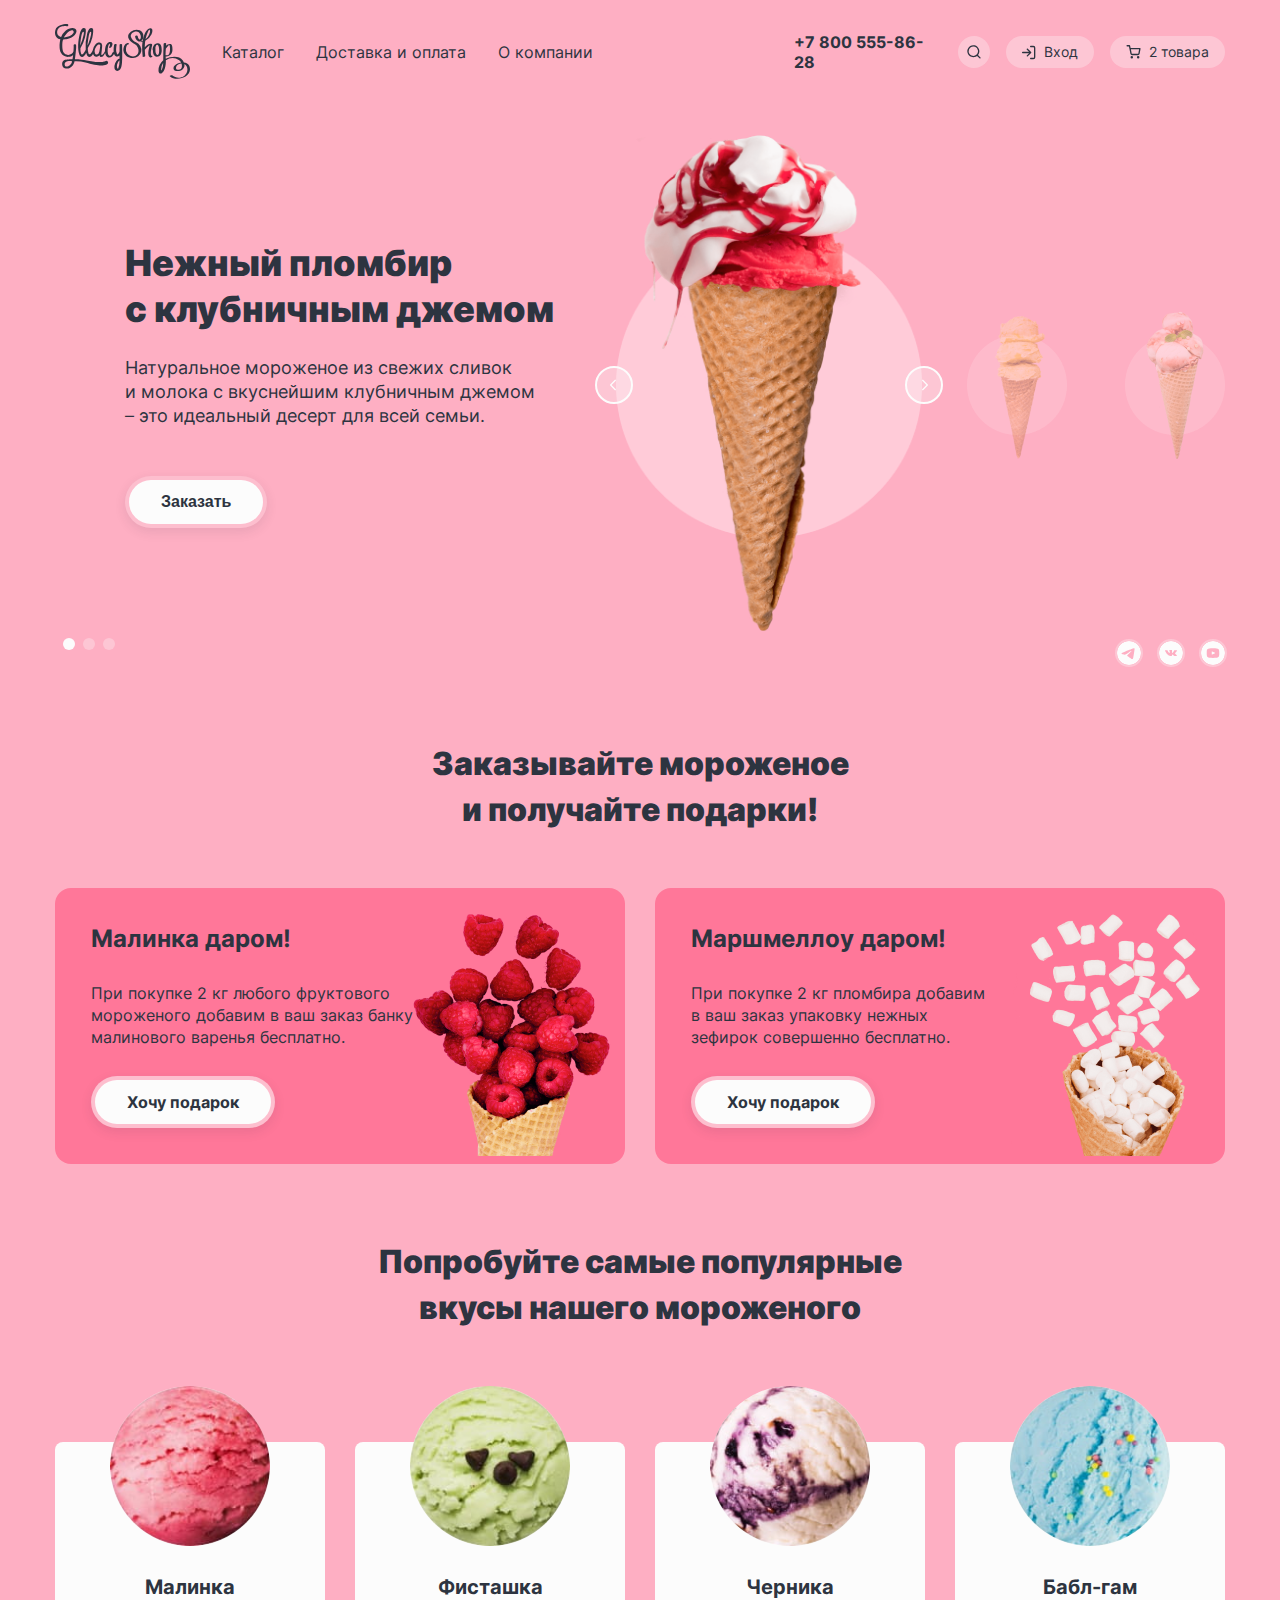
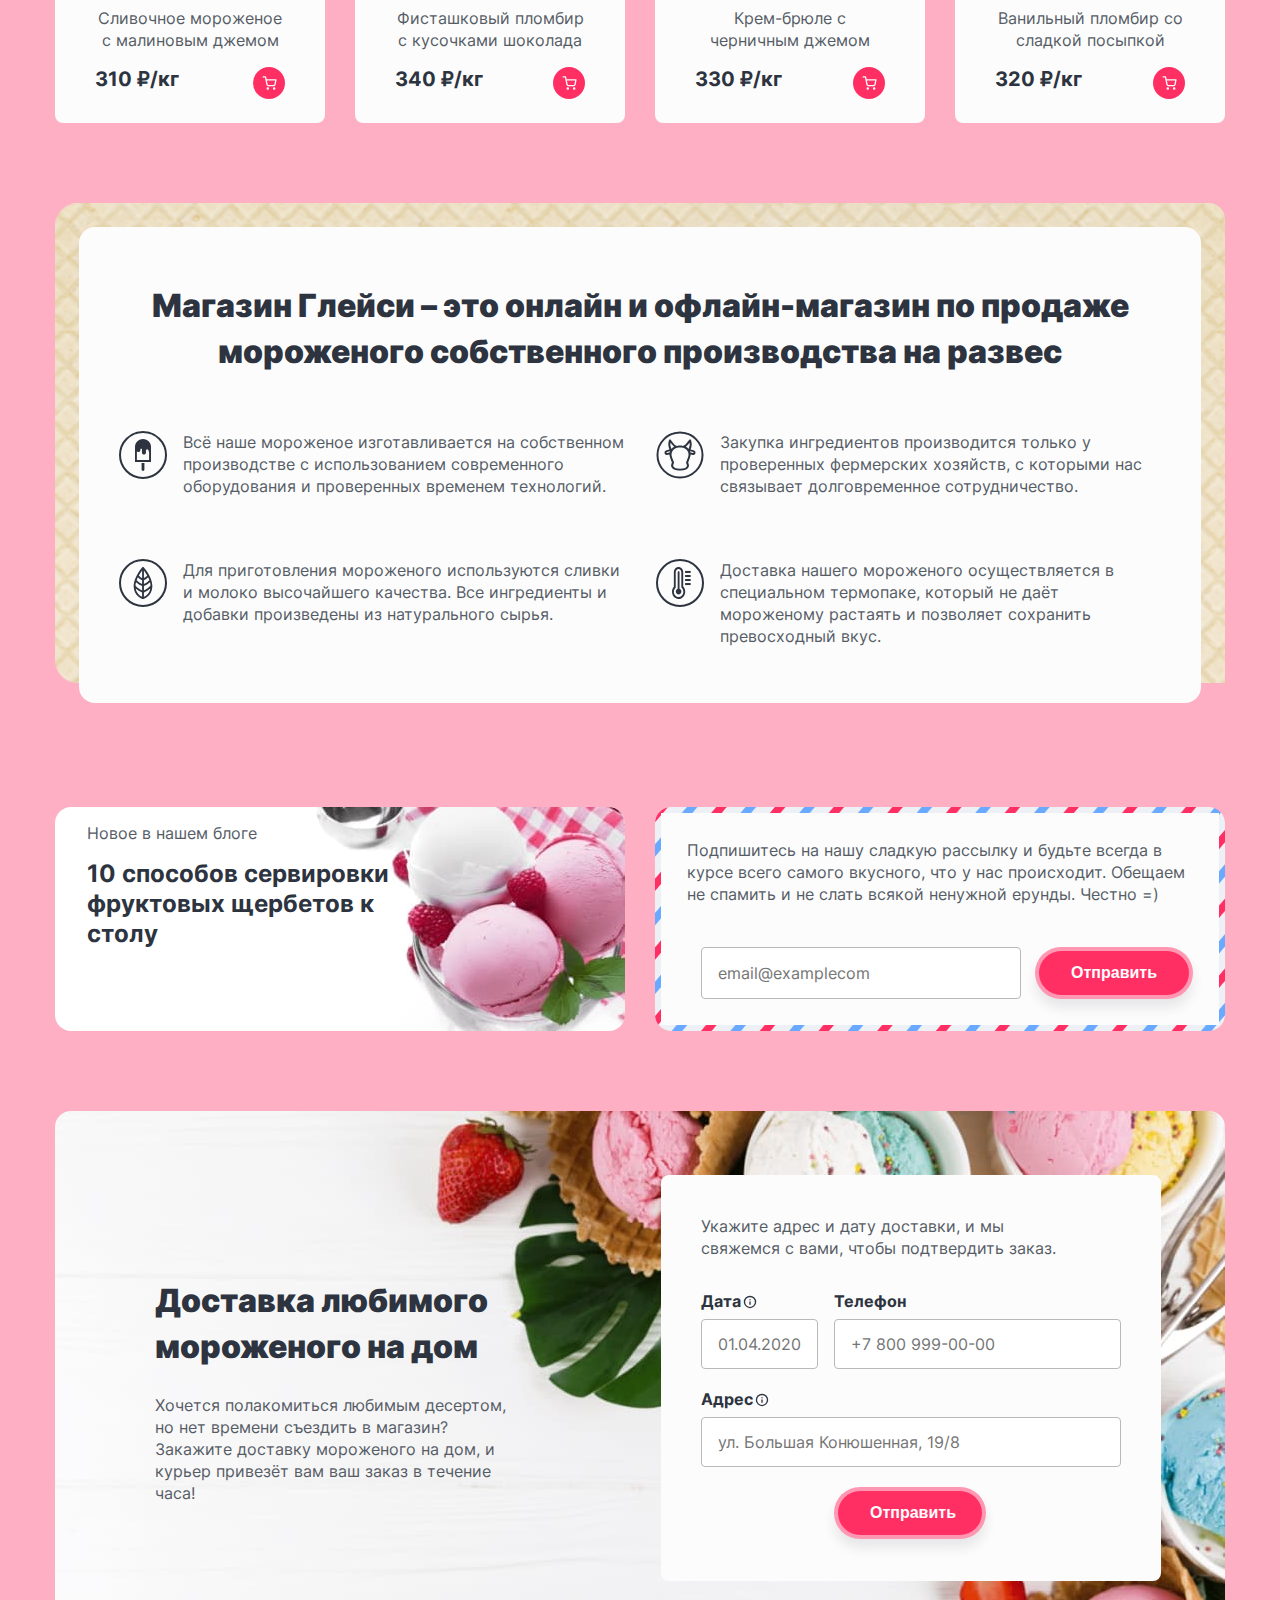
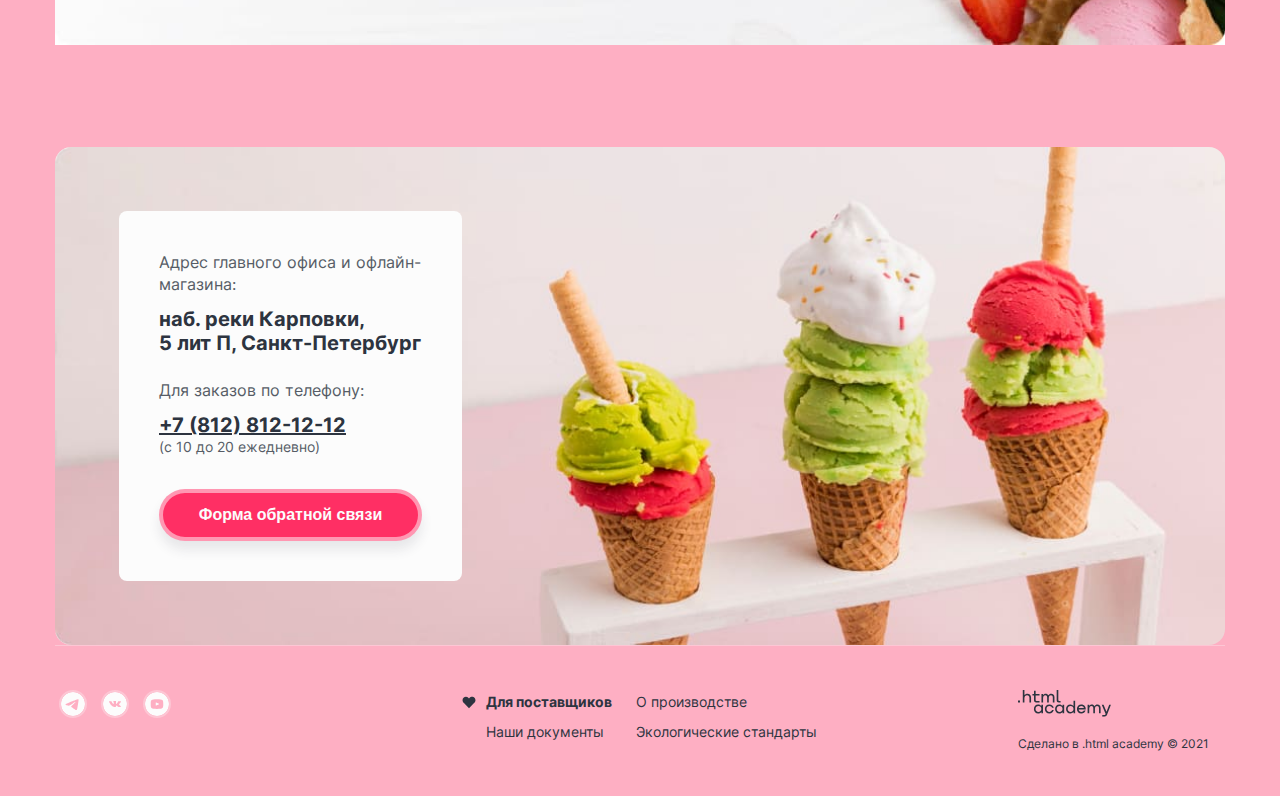
<file: index.html>
<!DOCTYPE html>
<html lang="ru">

  <head>
    <meta charset="utf-8">
    <title>HTML Academy: Глейси</title>
    <link rel="stylesheet" href="styles/styles.css">
    <link rel="icon" href="favicon.ico">
    <link rel="icon" type="image/png" href="image/favicon-32x32.png">
  </head>

  <body>
    <div class="page-container">
      <header class="page-header">
        <nav class="navigation">
          <img class="page-header-logo" src="image/header/logo-shop.svg" width="137" height="55"
            alt="Логотип Glasy shop">
          <ul class="navigation-list">
            <li class="navigation-item">
               <a class="navigation-link navigation-link-catalog" href="catalog.html">Каталог</a>
               <div class="popover-catalog">
                <ol class="catalog-menu">
                  <li class="catalog-menu-item">Новинки</li>
                  <li class="catalog-menu-item">Сливочное</li>
                  <li class="catalog-menu-item">Щербеты</li>
                  <li class="catalog-menu-item">Фруктовый лед</li>
                  <li class="catalog-menu-item">Мелорин</li>
                </ol>
               </div>
            </li>
            <li class="navigation-item">
              <a class="navigation-link" href="#info-delivery">Доставка и оплата</a>
            </li>
            <li class="navigation-item">
              <a class="navigation-link" href="#about">О компании</a>
            </li>
          </ul>
          <ul class="navigation-user">
            <li class="navigation-item">
              <a class="navigation-link-phone" href="tel:+78005558628">+7 800 555-86-28</a>
            </li>
            <li class="navigation-item navigation-user-item">
              <a class="navigation-link user-lin link-search" href="#">
                <svg class="navigation-icon" aria-hidden="true" focusable="false" width="14" height="14" fill="none" xmlns="http://www.w3.org/2000/svg"><path fill-rule="evenodd" clip-rule="evenodd" d="M1.663 6.188a4.667 4.667 0 1 1 8.028 3.237.674.674 0 0 0-.124.124 4.667 4.667 0 0 1-7.904-3.361Zm8.412 4.688a6 6 0 1 1 .943-.943l2.45 2.45a.667.667 0 1 1-.943.943l-2.45-2.45Z" /></svg>
                  <span class="visually-hidden">Поиск по сайту.</span>
              </a>
              <div class="popover-search">
                <form>
                  <label>
                    <input class="search-input" type="text" name="search" placeholder="Поиск по сайту">
                  </label>
                </form>
              </div>
            </li>
            <li class="navigation-item navigation-user-item">
              <a class="navigation-link navigation-link-login link-login-current" href="#">
                <svg class="navigation-icon" aria-hidden="true" focusable="false" width="14" height="15" fill="none" xmlns="http://www.w3.org/2000/svg">
                  <path fill-rule="evenodd" clip-rule="evenodd" d="M8 1.525c0-.369.298-.667.667-.667h2.666a2
                  2 0 0 1 2 2v9.333a2 2 0 0 1-2 2H8.667a.667.667 0 0 1 0-1.333h2.666A.667.667 0 0 0
                  12 12.19V2.858a.666.666 0 0 0-.667-.667H8.667A.667.667 0 0 1 8 1.525ZM4.862 3.72c.26-.26.682-.26.943
                  0l3.329 3.329a.673.673 0 0 1 .2.476.664.664 0 0 1-.2.476l-3.33 3.328a.667.667 0 1
                  1-.942-.943l2.195-2.195H.667a.667.667 0 1 1 0-1.333h6.39L4.862 4.663a.667.667 0 0 1 0-.943Z" /></svg>
                <span class="content">Вход</span>
              </a>
              <div class="popover-login">
                <div class="popover-content-login">
                  <h2 class="title-popover">Личный кабинет</h2>
                  <form class="form-login">
                    <div class="wrapper-input-login">
                      <label class="label-login">
                        <input class="form-field" type="email" name="e-mail"  placeholder="email@examplecom">
                      </label>
                      <label class="label-password">
                        <input class="form-field" type="password" name="password" placeholder="Введите пароль">
                      </label>
                    </div>
                    <div class="wrapper-button-login">
                      <button class="button button-login" type="button">Войти</button>
                      <div class="wrapper-login-link">
                        <a class="password-recovery" href="#">Забыли пароль?</a>
                        <a class="registration" href="#">Регистрация</a>
                      </div>
                    </div>
                  </form>
                </div>
              </div>
            </li>
            <li class="navigation-item navigation-user-item">
              <a class="navigation-link navigation-link-login navigation-cart" href="#">
                <svg class="navigation-icon" aria-hidden="true" focusable="false" width="15" height="14" viewBox="0 0 15 14" fill="none" xmlns="http://www.w3.org/2000/svg">
                  <path fill-rule="evenodd" clip-rule="evenodd" d="M1.167.108a.667.667 0 1 0 0 1.333h1.77l.468 2.336a.664.664 0 0
                  0 .011.053l.967 4.833a1.826 1.826 0 0 0 1.819 1.47h5.62a1.826 1.826 0 0 0 1.819-1.47l.001-.005.927-4.861a.667.667 0 0 0-.655-.792H4.611L4.138.644a.667.667 0 0
                  0-.654-.536H1.167ZM5.69 8.402l-.813-4.064h8.23l-.775 4.067a.492.492 0 0 1-.492.395H6.183a.492.492 0 0 1-.492-.397Zm-1.134 3.961a1.246 1.246 0 1 1 2.492
                  0 1.246 1.246 0 0 1-2.492 0Zm6.374 0a1.246 1.246 0 1 1 2.491 0 1.246 1.246 0 0 1-2.491 0Z" />
                </svg>
                <span class="visually-hidden">
                  Корзина
                </span>
                <span class="content">2 товара</span>
              </a>
              <div class="popover popover-cart">
                <div class="popover-content">
                  <h2 class="popover-title">Корзина</h2>
                  <ul class="cart-items-list">
                    <li class="cart-item">
                      <div class="wrapper-item-cart">
                        <img class="image-cart-item" src="image/pop-over/cart-strawberry.png" width="46" height="46" alt="мороженое малинка">
                        <p class="cart-item-title">
                          <span class="title-item">Малинка</span>
                          <span class="description-item-cart">1 кг х 310 ₽</span>
                        </p>
                      </div>
                      <div class="wrapper-item-price">
                        <p class="cart-item-price">
                          310 ₽
                        </p>
                        <button type="button" class="cart-item-button">
                          <svg class="close-cart" aria-hidden="true" focusable="false" width="10" height="10" fill="none" xmlns="http://www.w3.org/2000/svg"><path fill-rule="evenodd" clip-rule="evenodd" d="M9.803 1.138A.667.667 0 1 0 8.86.195L5 4.056 1.137.196a.667.667 0 1 0-.943.942L4.056 5 .196 8.86a.667.667 0 0 0 .942.943L5 5.942 8.86 9.803a.667.667 0 1 0 .943-.943L5.942 5l3.861-3.862Z" fill="#2D3440"/></svg>
                          <span class="visually-hidden">Удалить из корзины</span>
                        </button>
                      </div>
                    </li>
                    <li class="cart-item">
                      <div class="wrapper-item-cart">
                        <img class="image-cart-item" src="image/pop-over/cart-buble-gum.png" width="46" height="46" alt="мороженое бабл-гам">
                        <p class="cart-item-title">
                          <span class="title-item">Бабл-гам</span>
                          <span class="description-item-cart">1,5 кг х 320 ₽</span>
                        </p>
                      </div>
                      <div class="wrapper-item-price">
                        <p class="cart-item-price">480 ₽</p>
                        <button type="button" class="cart-item-button ">
                          <svg class="close-cart" aria-hidden="true" focusable="false" width="10" height="10" fill="none" xmlns="http://www.w3.org/2000/svg"><path fill-rule="evenodd" clip-rule="evenodd" d="M9.803 1.138A.667.667 0 1 0 8.86.195L5 4.056 1.137.196a.667.667 0 1 0-.943.942L4.056 5 .196 8.86a.667.667 0 0 0 .942.943L5 5.942 8.86 9.803a.667.667 0 1 0 .943-.943L5.942 5l3.861-3.862Z" fill="#2D3440"/></svg>
                          <span class="visually-hidden">Удалить из корзины</span>
                        </button>
                      </div>
                    </li>
                  </ul>
                  <div class="order">
                    <button type="button" class="button order-button">Оформить заказ</button>
                    <p class="total-order">Итого: 790 ₽</p>
                  </div>
                </div>
              </div>
              <div class="popover-empty-cart">
                <span class="empty-cart">Ваша корзина пока пуста</span>
              </div>
            </li>
          </ul>
        </nav>
      </header>

      <main class="main-container main-index">
        <h1 class="visually-hidden">Glasy Shop</h1>
        <section class="slider">
          <h2 class="visually-hidden">Карусель с тремя видами мороженого</h2>
          <div class="wrapper-description-carousel">
            <h3 class="card-title">Нежный пломбир <br>с клубничным джемом</h3>
            <p class="card-description description-slider">Натуральное мороженое из свежих сливок<br>
              и молока с вкуснейшим клубничным джемом – это идеальный десерт для всей семьи.</p>
            <button class="button  button-white" type="button">Заказать</button>
          </div>
          <ol class="slider-pagination">
            <li class="slider-pagination-item">
              <button class="slider-pagination-button slider-button-current" type="button">
                <svg class="slider-bullet" aria-hidden="true" focusable="false" width="12" height="12" fill="none" xmlns="http://www.w3.org/2000/svg">
                  <rect width="12" height="12" rx="6" /></svg>
              </button>
            </li>
            <li class="slider-pagination-item">
              <button class="slider-pagination-button" type="button">
                <svg class="slider-bullet" aria-hidden="true" focusable="false" width="12" height="12" fill="none" xmlns="http://www.w3.org/2000/svg">
                  <rect width="12" height="12" rx="6" /></svg>
                <span class="visually-hidden">Сливочное мороженое со вкусом банана</span>
              </button>
            </li>
            <li class="slider-pagination-item">
              <button class="slider-pagination-button" type="button">
                <svg class="slider-bullet" aria-hidden="true" focusable="false" width="12" height="12" fill="none" xmlns="http://www.w3.org/2000/svg">
                  <rect width="12" height="12" rx="6" /></svg>
                <span class="visually-hidden">Карамельный пломбир с маршмеллоу</span>
              </button>
            </li>
          </ol>
          <div class="wrapper-slider">
            <img class="slider-image" src="image/index/main-image.png" alt="клубничное мороженое" width="306">
            <div class="wrapper-slider-button">
              <button class="slider-button slider-prev" type="button">
                <span class="visually-hidden">Предыдущее фото</span>
              </button>
              <button class="slider-button slider-next" type="button">
                <span class="visually-hidden">Следующее фото</span>
              </button>
            </div>
          </div>
          <img class="ice-cream slide-banana" src="image/index/slide-banana.png" width="66" height="150"
           alt="Мороженое со вкусом банана">
          <img class="ice-cream slide-caramel" src="image/index/slide-caramel.png" width="66" height="150"
           alt="Мороженое с маршмеллоу">
          <ul class="social-media social-slider">
            <li class="social-media-item">
              <a class="social-link" href="https://t.me/htmlacademy">
                <svg class="social-icon" aria-hidden="true" focusable="false" width="24" height="24" fill="none" xmlns="http://www.w3.org/2000/svg"><path fill-rule="evenodd" clip-rule="evenodd" d="M24 12c0 6.627-5.373 12-12 12S0 18.627 0 12 5.373 0 12 0s12 5.373 12 12ZM12.43 8.859c-1.167.485-3.5 1.49-6.998 3.014-.568.226-.866.447-.893.663-.046.366.412.51 1.034.705.085.027.173.054.263.084.613.199 1.437.432 1.865.441.389.008.823-.152 1.302-.48 3.268-2.207 4.955-3.322 5.061-3.346.075-.017.179-.039.249.024.07.062.063.18.056.212-.046.193-1.84 1.862-2.77 2.726-.29.269-.495.46-.537.504-.094.097-.19.19-.282.279-.57.548-.996.96.024 1.632.49.323.882.59 1.273.856.427.291.853.581 1.405.943.14.092.274.187.405.28.497.355.944.673 1.496.623.32-.03.652-.331.82-1.23.397-2.126 1.179-6.73 1.36-8.628a2.112 2.112 0 0 0-.02-.472.506.506 0 0 0-.172-.325c-.143-.117-.365-.142-.465-.14-.451.008-1.143.249-4.476 1.635Z" /></svg>
                <span class="visually-hidden">
                  Telegram
                </span>
              </a>
            </li>
            <li class="social-media-item">
              <a class="social-link social-vk" href="https://vk.com/htmlacademy">
                <svg class="social-icon" aria-hidden="true" focusable="false" width="24" height="24" fill="none" xmlns="http://www.w3.org/2000/svg"><path fill-rule="evenodd" clip-rule="evenodd" d="M24 12c0 6.627-5.373 12-12 12S0 18.627 0 12 5.373 0 12 0s12 5.373 12 12Zm-11.412 2.975h-.717s-1.582.083-2.976-1.188c-1.52-1.388-2.863-4.14-2.863-4.14s-.077-.18.007-.268c.095-.098.352-.104.352-.104l1.715-.01s.161.024.277.098c.095.062.149.176.149.176s.277.615.644 1.17c.716 1.085 1.05 1.322 1.293 1.206.354-.17.248-1.533.248-1.533s.007-.496-.178-.716c-.143-.17-.414-.22-.533-.235-.096-.011.062-.207.267-.295.309-.133.854-.14 1.498-.135.501.005.645.032.842.074.455.096.44.405.41 1.07-.01.2-.02.43-.02.697 0 .06-.002.124-.004.19-.01.34-.023.73.233.876.132.074.453.011 1.256-1.185.381-.566.667-1.233.667-1.233s.062-.119.16-.17c.098-.051.232-.036.232-.036l1.805-.01s.542-.056.63.158c.091.226-.203.751-.94 1.612-.696.813-1.036 1.115-1.01 1.38.02.196.242.372.67.72.888.722 1.124 1.101 1.18 1.192a.447.447 0 0 0 .011.016c.398.578-.44.623-.44.623l-1.603.02s-.345.06-.798-.214c-.237-.142-.469-.375-.69-.597-.337-.339-.649-.652-.915-.578-.447.124-.433.967-.433.967s.004.18-.098.277c-.11.104-.328.125-.328.125Z" /></svg>
                <span class="visually-hidden">
                  Vkontakte
                </span>
              </a>
            </li>
            <li class="social-media-item">
              <a class="social-link social-Youtube" href="https://www.youtube.com/user/htmlacademyru">
                <svg class="social-icon" aria-hidden="true" focusable="false" width="24" height="24" fill="none" xmlns="http://www.w3.org/2000/svg"><path d="m14.004 11.791-2.808-1.31c-.245-.114-.446.014-.446.285v2.468c0 .271.201.399.446.285l2.806-1.31c.247-.115.247-.303.002-.418ZM12 0C5.372 0 0 5.372 0 12s5.372 12 12 12 12-5.372 12-12S18.628 0 12 0Zm0 16.875c-6.143 0-6.25-.554-6.25-4.875S5.857 7.125 12 7.125c6.142 0 6.25.554 6.25 4.875s-.108 4.875-6.25 4.875Z" /></svg>
                <span class="visually-hidden">
                  Youtube
                </span>
              </a>
            </li>
          </ul>
        </section>
        <section class="inner-section">
          <h2 class="inner-title title-gifts">
            Заказывайте мороженое и получайте подарки!
          </h2>
          <div class="index-columns">
            <article class="gifts raspeberry">
              <div class="wrapper-promo">
                <h3 class="promo-gifts">Малинка даром!</h3>
                <p class="description-of-raffle">При покупке 2 кг любого фруктового мороженого
                  добавим в ваш заказ банку малинового варенья бесплатно.</p>
                <a class="button  button-white button-gift" href="#">Хочу подарок</a>
              </div>
            </article>
            <article class="gifts marshmallow">
              <div class="wrapper-promo">
                <h3 class="promo-gifts"> Маршмеллоу даром!</h3>
                <p class="description-of-raffle">При покупке 2 кг пломбира добавим <br>в ваш заказ упаковку
                  нежных <br> зефирок совершенно бесплатно.</p>
                <a class="button  button-white button-gift" href="#">Хочу подарок</a>
              </div>
              <div>
              </div>
            </article>
          </div>
        </section>
        <section class="inner-section">
          <h2 class="visually-hidden">Популярные вкусы</h2>
          <p class="inner-title popular">Попробуйте самые популярные вкусы нашего мороженого</p>
          <ul class="product-list">
            <li class="product-card">
              <img class="product-card-image" src="image/index/product-1.jpg" width="160" height="160"
                alt="Мороженое малинка">
              <div class="wrapper-item">
                <p class="name-item">Малинка</p>
                <p class=" description-item">Сливочное мороженое с малиновым джемом</p>
              <div class="product-card-price-container">
                  <b class="item-price">310 ₽/кг</b>
                  <button class="product-card-button" type="button">
                    <span class="visually-hidden">
                      Корзина
                    </span>
                  </button>
                </div>
              </div>
            </li>
            <li class="product-card">
              <img class="product-card-image" src="image/index/product-2.jpg" width="160" height="160"
                alt="Мороженое Фисташка">
              <div class="wrapper-item">
                <h3 class="name-item">Фисташка</h3>
                <p class=" description-item">Фисташковый пломбир с кусочками шоколада</p>
                <div class="product-card-price-container">
                  <b class="item-price">340 ₽/кг</b>
                  <button class="product-card-button" type="button">
                    <span class="visually-hidden">
                      Корзина
                    </span>
                  </button>
                </div>
              </div>
            </li>
            <li class="product-card">
              <img class="product-card-image" src="image/index/product-3.jpg" width="160" height="160"
                alt="Мороженое Черника">
              <div class="wrapper-item">
                <h3 class="name-item">Черника</h3>
                <p class=" description-item">Крем-брюле с черничным джемом</p>
                <div class="product-card-price-container">
                  <b class="item-price">330 ₽/кг</b>
                  <button class="product-card-button" type="button">
                    <span class="visually-hidden">
                      Корзина
                    </span>
                  </button>
                </div>
            </div>
            </li>
            <li class="product-card">
              <img class="product-card-image" src="image/index/product-4.jpg" width="160" height="160"
                alt="Мороженое Бабл-гам">
              <div class="wrapper-item">
                <h3 class="name-item">Бабл-гам</h3>
                <p class=" description-item">Ванильный пломбир
                  со сладкой посыпкой</p>
                  <div class="product-card-price-container">
                    <b class="item-price">320 ₽/кг</b>
                    <button class="product-card-button" type="button">
                      <span class="visually-hidden">
                        Корзина
                      </span>
                    </button>
                  </div>
              </div>
            </li>
          </ul>
        </section>
        <div class="wrapper-advantages" id="about">
          <section class="advantages" >
            <p class="inner-title title-advantages">Магазин Глейси – это онлайн и офлайн-магазин по продаже мороженого собственного
              производства на развес</p>
            <ul class="advantages-list">
              <li class="advantages-item">
                <img class="advantages-pic" src="image/index/ice-cream.svg" width="48" height="48" alt="ice-cream">
                <p class=" description"> Всё наше мороженое изготавливается на собственном производстве
                  с использованием современного оборудования и проверенных временем технологий.
                </p>
              </li>
              <li class="advantages-item">
                <img class="advantages-pic" src="image/index/leaf.svg" width="48" height="48" alt="leaf">
                <p class=" description">Для приготовления мороженого используются сливки и молоко высочайшего качества.
                  Все ингредиенты
                  и добавки произведены из натурального сырья.
                </p>
              </li>
              <li class="advantages-item">
                <img class="advantages-pic" src="image/index/cow.svg" width="48" height="48" alt="cow">
                <p class=" description"> Закупка ингредиентов производится только у проверенных фермерских хозяйств, с которыми
                  нас связывает долговременное сотрудничество.
                </p>
              </li>
              <li class="advantages-item">
                <img class="advantages-pic" src="image/index/thermometr.svg" width="48" height="48" alt="temperature">
                <p class=" description">Доставка нашего мороженого осуществляется в специальном термопаке,
                  который не даёт мороженому растаять и позволяет сохранить превосходный вкус.
                </p>
              </li>
            </ul>
          </section>
        </div>
        <div class="store-news">
          <section class="blog">
            <p class="title-blog">Новое в нашем блоге</p>
            <p class="title-post">10 способов сервировки фруктовых щербетов к столу</p>
          </section>
          <section class="subscribe">
            <div class="wrapper-subscribe">
              <p class="description">Подпишитесь на нашу сладкую рассылку и будьте всегда
                в курсе всего самого вкусного, что у нас происходит. Обещаем не спамить и не слать всякой ненужной
                ерунды. Честно =)
              </p>
              <form class="subcribe-form" action="https://echo.htmlacademy.ru/" method="post">
                <label for="user-email"></label>
                <input class="field form-email" type="email" name="e-mail" id="user-email" placeholder="email@examplecom">
                <button class="button button-pink" type="submit">Отправить</button>
              </form>
            </div>
          </section>
        </div>
        <section class="delivery" id="info-delivery">
          <div class="wrapper-delivery">
            <h2 class="inner-title title-delivery">Доставка любимого мороженого на дом</h2>
            <p class="description description-delivery">Хочется полакомиться любимым десертом, но нет времени съездить в
              магазин?
              Закажите доставку мороженого на дом, и курьер привезёт вам ваш заказ в течение часа!
            </p>
          </div>
          <div class="wrapper-form">
            <p class="description">Укажите адрес и дату доставки, и мы свяжемся с вами, чтобы подтвердить заказ.</p>
            <form class="delivery-form" action="https://echo.htmlacademy.ru/" method="post">
              <p class="field-group">
                <span class="form-label">
                  <label for="delivery-date" class="form-label">Дата</label>
                    <span class="tooltip">
                      <button class="tooltip-toggle" type="button">
                        <svg class="tooltip-icon" width="14" height="14" fill="none" xmlns="http://www.w3.org/2000/svg"><path fill-rule="evenodd" clip-rule="evenodd" d="M7 2.125a4.875 4.875 0 1 0 0 9.75 4.875 4.875 0 0 0 0-9.75ZM.792 7a6.209 6.209 0 1 1 12.417 0A6.209 6.209 0 0 1 .792 7ZM7 6.333c.368 0 .667.299.667.667v2.217a.667.667 0 0 1-1.334 0V7c0-.368.299-.667.667-.667Zm0-2.216A.667.667 0 0 0 7 5.45h.006a.667.667 0 0 0 0-1.333H7Z" /></svg>
                      </button>
                      <span class="tooltip-text" role="tooltip" id="tooltip-label">Введите дату доставки</span>
                    </span>
                </span>
                <input class="field"  type="text" id="delivery-date" placeholder="01.04.2020">
              </p>
              <p class="field-group appointment-form-phone">
                <label for="delivery-phone" class="form-label">Телефон</label>
                <input class="field" type="text" id="delivery-phone" placeholder="+7 800 999-00-00">
              </p>
              <p class="field-group appointment-form-adress">
                <span class="form-label">
                  <label for="delivery-adress" class="form-label">Адрес</label>
                  <span class="tooltip">
                    <button class="tooltip-toggle" type="button">
                      <svg class="tooltip-icon" width="14" height="14" fill="none" xmlns="http://www.w3.org/2000/svg"><path fill-rule="evenodd" clip-rule="evenodd" d="M7 2.125a4.875 4.875 0 1 0 0 9.75 4.875 4.875 0 0 0 0-9.75ZM.792 7a6.209 6.209 0 1 1 12.417 0A6.209 6.209 0 0 1 .792 7ZM7 6.333c.368 0 .667.299.667.667v2.217a.667.667 0 0 1-1.334 0V7c0-.368.299-.667.667-.667Zm0-2.216A.667.667 0 0 0 7 5.45h.006a.667.667 0 0 0 0-1.333H7Z" /></svg>
                    </button>
                    <span class="tooltip-text" role="tooltip" id="tooltip-label-adress">Введите название улицы, дома и квартиры</span>
                  </span>
                </span>
                <input class="field" type="text" id="delivery-adress" placeholder="ул. Большая Конюшенная, 19/8">
              </p>
              <button class="button button-pink button-delivery" type="submit">Отправить</button>
            </form>
          </div>
        </section>
        <section class="contacts">
          <div class="wrapper-contacts">
            <p class="description">Адрес главного офиса  и офлайн-магазина:</p>
            <p class="adress">наб. реки Карповки, <br>5 лит П, Санкт-Петербург</p>
            <p class="contact-phone-text">Для заказов по телефону:</p>
            <a class="contacts-phone" href="tel:+78128121212">+7 (812) 812-12-12</a>
            <p class="shedule">(с 10 до 20 ежедневно)</p>
            <button class="button button-pink button-feedback" type="submit">Форма обратной связи</button>
          </div>
        </section>
      </main>

      <footer class="page-footer">
        <section class="footer-social">
          <h2 class="visually-hidden">Социальные сети</h2>
          <ul class="social-media">
            <li class="social-media-item">
              <a class="social-link" href="https://t.me/htmlacademy">
                <svg class="social-icon" aria-hidden="true" focusable="false" width="24" height="24" fill="none" xmlns="http://www.w3.org/2000/svg"><path fill-rule="evenodd" clip-rule="evenodd" d="M24 12c0 6.627-5.373 12-12 12S0 18.627 0 12 5.373 0 12 0s12 5.373 12 12ZM12.43 8.859c-1.167.485-3.5 1.49-6.998 3.014-.568.226-.866.447-.893.663-.046.366.412.51 1.034.705.085.027.173.054.263.084.613.199 1.437.432 1.865.441.389.008.823-.152 1.302-.48 3.268-2.207 4.955-3.322 5.061-3.346.075-.017.179-.039.249.024.07.062.063.18.056.212-.046.193-1.84 1.862-2.77 2.726-.29.269-.495.46-.537.504-.094.097-.19.19-.282.279-.57.548-.996.96.024 1.632.49.323.882.59 1.273.856.427.291.853.581 1.405.943.14.092.274.187.405.28.497.355.944.673 1.496.623.32-.03.652-.331.82-1.23.397-2.126 1.179-6.73 1.36-8.628a2.112 2.112 0 0 0-.02-.472.506.506 0 0 0-.172-.325c-.143-.117-.365-.142-.465-.14-.451.008-1.143.249-4.476 1.635Z" /></svg>
                <span class="visually-hidden">
                  Telegram
                </span>
              </a>
            </li>
            <li class="social-media-item">
              <a class="social-link social-vk" href="https://vk.com/htmlacademy">
                <svg class="social-icon" aria-hidden="true" focusable="false" width="24" height="24" fill="none" xmlns="http://www.w3.org/2000/svg"><path fill-rule="evenodd" clip-rule="evenodd" d="M24 12c0 6.627-5.373 12-12 12S0 18.627 0 12 5.373 0 12 0s12 5.373 12 12Zm-11.412 2.975h-.717s-1.582.083-2.976-1.188c-1.52-1.388-2.863-4.14-2.863-4.14s-.077-.18.007-.268c.095-.098.352-.104.352-.104l1.715-.01s.161.024.277.098c.095.062.149.176.149.176s.277.615.644 1.17c.716 1.085 1.05 1.322 1.293 1.206.354-.17.248-1.533.248-1.533s.007-.496-.178-.716c-.143-.17-.414-.22-.533-.235-.096-.011.062-.207.267-.295.309-.133.854-.14 1.498-.135.501.005.645.032.842.074.455.096.44.405.41 1.07-.01.2-.02.43-.02.697 0 .06-.002.124-.004.19-.01.34-.023.73.233.876.132.074.453.011 1.256-1.185.381-.566.667-1.233.667-1.233s.062-.119.16-.17c.098-.051.232-.036.232-.036l1.805-.01s.542-.056.63.158c.091.226-.203.751-.94 1.612-.696.813-1.036 1.115-1.01 1.38.02.196.242.372.67.72.888.722 1.124 1.101 1.18 1.192a.447.447 0 0 0 .011.016c.398.578-.44.623-.44.623l-1.603.02s-.345.06-.798-.214c-.237-.142-.469-.375-.69-.597-.337-.339-.649-.652-.915-.578-.447.124-.433.967-.433.967s.004.18-.098.277c-.11.104-.328.125-.328.125Z" /></svg>
                <span class="visually-hidden">
                  Vkontakte
                </span>
              </a>
            </li>
            <li class="social-media-item">
              <a class="social-link social-Youtube" href="https://www.youtube.com/user/htmlacademyru">
                <svg class="social-icon" aria-hidden="true" focusable="false" width="24" height="24" fill="none" xmlns="http://www.w3.org/2000/svg"><path d="m14.004 11.791-2.808-1.31c-.245-.114-.446.014-.446.285v2.468c0 .271.201.399.446.285l2.806-1.31c.247-.115.247-.303.002-.418ZM12 0C5.372 0 0 5.372 0 12s5.372 12 12 12 12-5.372 12-12S18.628 0 12 0Zm0 16.875c-6.143 0-6.25-.554-6.25-4.875S5.857 7.125 12 7.125c6.142 0 6.25.554 6.25 4.875s-.108 4.875-6.25 4.875Z" /></svg>
                <span class="visually-hidden">
                  Youtube
                </span>
              </a>
            </li>
          </ul>
        </section>
        <section class="footer-documentation">
          <h2 class="visually-hidden">Документация</h2>
          <img class="suppliers" src="image/index/heart.svg" width="14" height="13" alt="heart">
          <ul class="footer-list-documents">
            <li class="footer-doc-item">
                <a class="about-suppliers" href="#">Для поставщиков</a>
            </li>
            <li class="footer-doc-item">
              <a class="about-production" href="#">О производстве</a>
            </li>
            <li class="footer-doc-item">
              <a class="about-production" href="#">Наши документы</a>
            </li>
            <li class="footer-doc-item">
              <a class="our-documents" href="#">Экологические стандарты</a>
            </li>
          </ul>
        </section>
        <section class="about">
          <img class="logo-htmlacademy" alt="ЛОГО" src="image/logo-htmlacademy.svg" width="93" height="27">
          <p class="by">Сделано в .html academy © 2021</p>
        </section>
    </footer>

    </div>

    <div class="modal-container modal-container-close">
      <div class="modal modal-auth">
        <button class="modal-close-button" type="button">
          <span class="visually-hidden">Закрыть</span>
        </button>
        <section class="modal-content">
          <p class="modal-title">Мы обязательно ответим вам!</p>
          <form class="auth-form" action="https://echo.htmlacademy.ru/" method="post">
            <div class="wrapper-field-modal">
              <p class="field-group">
                <label class="visually-hidden" for="auth-login">Имя и фамилия</label>
                <input class="auth-form-field field" type="text" id="auth-login" name="auth-login" placeholder="Имя и фамилия">
              </p>
              <p class="field-group">
                <label class="visually-hidden" for="auth-email">email@example.com</label>
                <input class="auth-form-field field" type="email" id="auth-email" name="auth-password" placeholder="email@example.com">
              </p>
              <p class="field-group">
                <textarea class="auth-form-field field field-textarea" id="auth-text">В свободной форме</textarea>
              </p>
            </div>
            <button class="button button-modal" type="submit">Отправить</button>
          </form>
        </section>
      </div>
    </div>
  </body>

</html>
</file>
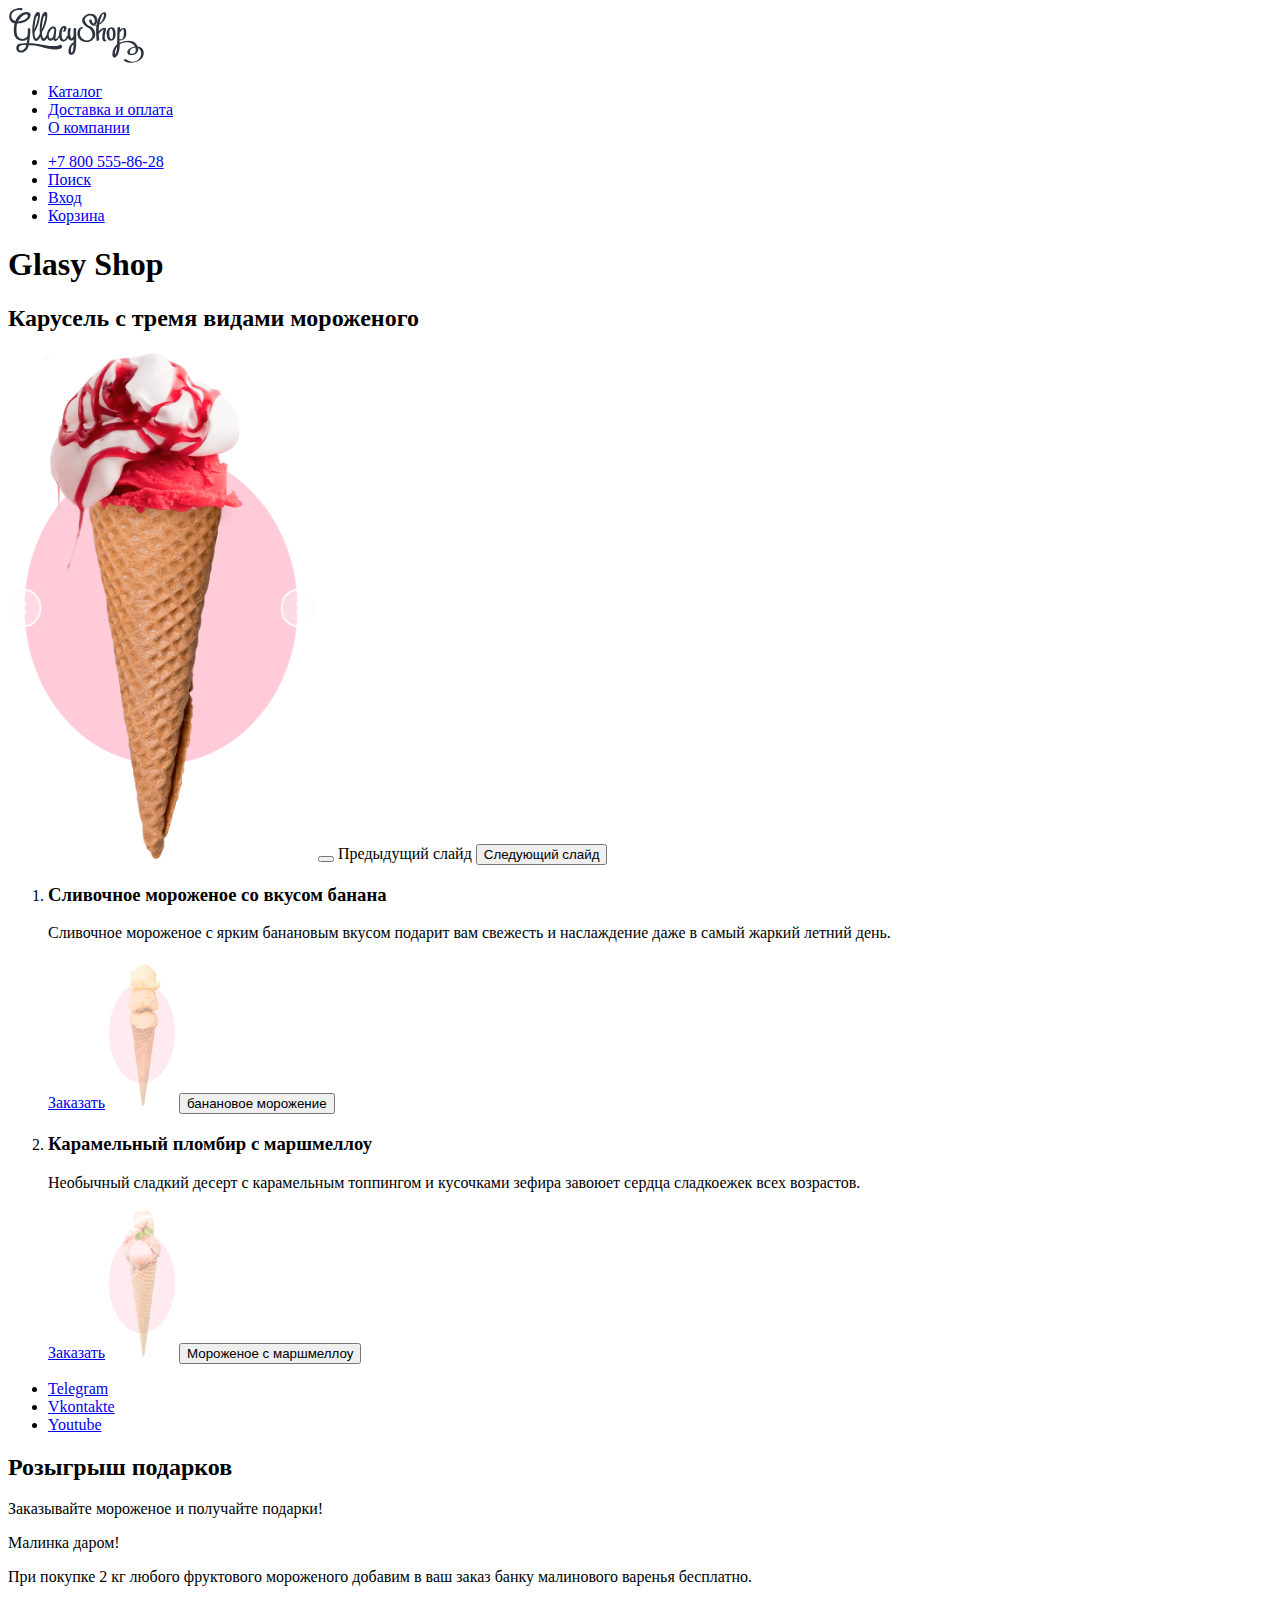
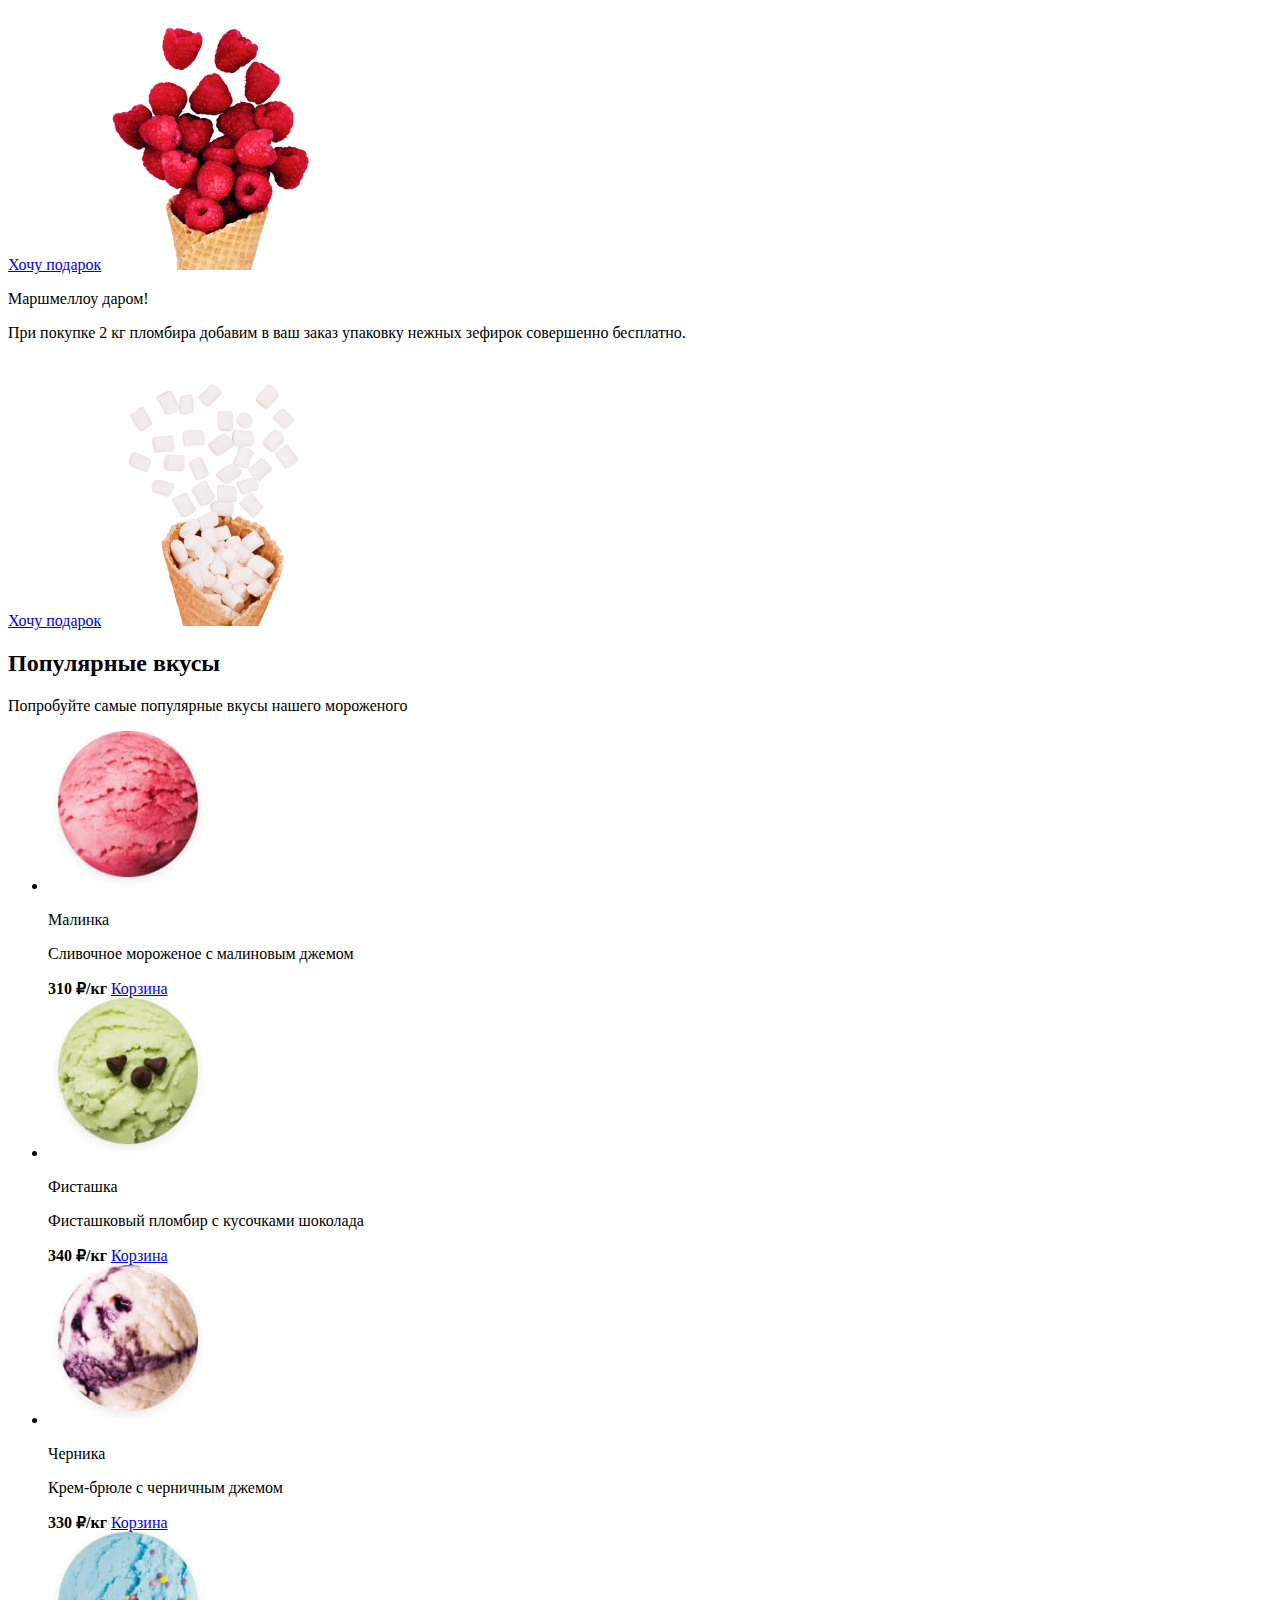
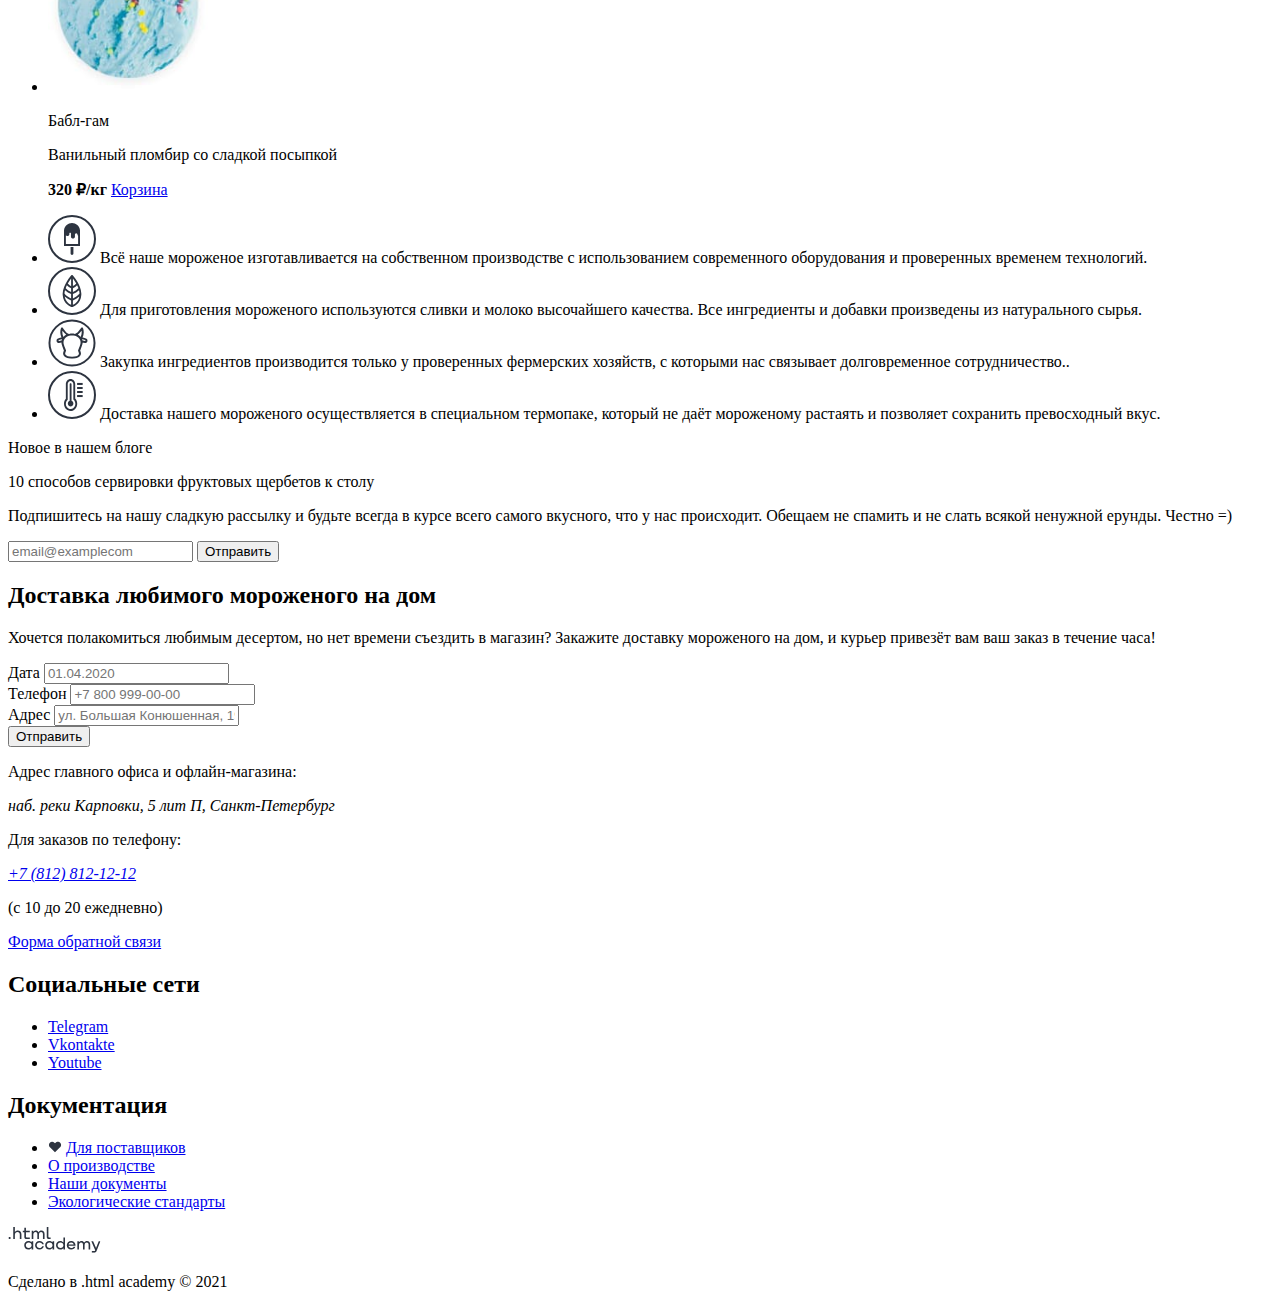
<file: 3/index.html>
<!DOCTYPE html>
<html lang="ru">
  <head>
    <meta charset="utf-8">
    <title>HTML Academy: Глейси</title>
    <base href="https://htmlacademy-htmlcss.github.io/2067423-gllacy-34/3/">
</head>
  <body>
    <header class="page-header">
      <nav class="page-navigation">
        <img class="logo" src="image/header/logo-shop.svg" width="137" height="55,72" alt="Логотип Glasy shop">
        </img>
        <ul class="navigation-list">
          <li class="navigation-item">
            <a class="navigation-link" href="catalog.html">Каталог</a>
          </li>
          <li class="navigation-item">
            <a class="navigation-link" href="pay.html">Доставка и оплата</a>
          </li>
          <li class="navigation-item">
            <a class="navigation-link" href="about.html">О компании</a>
          </li>
        </ul>
        <ul class="navigation-list">
          <li class="navigation-item">
            <a class="navigation-link" href="#">+7 800 555-86-28</a>
          </li>
          <li class="navigation-item">
            <a class="navigation-link" href="#">
              <span class="visually-hidden">
                Поиск
              </span>
            </a>
          </li>
          <li class="navigation-item">
            <a class="navigation-link" href="#">Вход</a>
          </li>
          <li class="navigation-item">
            <a class="navigation-link" href="#">
              <span class="visually-hidden">
                Корзина
              </span>
            </a>
          </li>
        </ul>
      </nav>
    </header>
    
    <main class="main-index">
      <h1 class="visually-hidden">Glasy Shop</h1>
      <section class="carousel">
        <h2 class="visually-hidden">Карусель с тремя видами мороженого</h2>
        <img class="slider-image" src="image/index/main_image.png" width="306" height="507" alt="клубничное мороженое">
        <button class="slider-button slider-prev"></button>
         <span class="visually-hidden">Предыдущий слайд</span>
        <button class="slider-button slider-next">
         <span class="visually-hidden">Следующий слайд</span>
        </button>
        <ol class="card-list">
          <!--сюда необходимо вставить картинку из голубого или желтого макета? но тогда фон кружка будет другой
          <li class="card">
            <h3 class="card-title">Нежный пломбир с клубничным джемом</h3>
            <p class="card-description">Натуральное мороженое из свежих сливок
              и молока с вкуснейшим клубничным джемом – это идеальный десерт для всей семьи.</p>
              <a class="button button-buy" href="#">Заказать</a>
                <img class="ice-cream strawberry" src="image/index/main_image.png" width="306" height="507" alt="Мороженое с клубничным джемом">
              <button class="slider-button current">
               <span class="visually-hidden">клубничное мороженое</span>
              </button>
          </li>
          -->
          <li class="card">
            <h3 class="card-title">Сливочное мороженое со вкусом банана</h3>
            <p class="card-description">Сливочное мороженое с ярким банановым вкусом подарит 
              вам свежесть и наслаждение даже в самый жаркий летний день.</p>
              <a class="button button-buy" href="#">Заказать</a>
                <img class="ice-cream banana" src="image/index/slide-banana.png" width="66" height="150" alt="Мороженое со вкусом банана">  
              <button class="slider-button ">
                <span class="visually-hidden">банановое морожение</span>
               </button>                       
          </li>
          <li class="card">
            <h3 class="card-title">Карамельный пломбир
              с маршмеллоу</h3>
            <p class="card-description">Необычный сладкий десерт с карамельным топпингом и кусочками 
              зефира завоюет сердца сладкоежек всех возрастов.</p>
              <a class="button button-buy" href="#">Заказать</a>
                <img class="ice-cream caramel" src="image/index/slide-caramel.png" width="66" height="150" alt="Мороженое с маршмеллоу">
              <button class="slider-button">
                <span class="visually-hidden">Мороженое с маршмеллоу</span>
               </button>
          </li>
        </ol>
        <ul class="social-media">
            <li class="social-media-item">
             <a class="social-media-link" href="https://t.me/htmlacademy">Telegram</a>
            </li>
            <li class="social-media-item">
              <a class="social-media-link" href="https://vk.com/htmlacademy">Vkontakte</a>
            </li>
            <li class="social-media-item">
              <a class="social-media-link" href="https://www.youtube.com/user/htmlacademyru">Youtube</a>
            </li>       
        </ul>
      </section>
      <section class="raffle-of-gifts">
        <h2 class="visually-hidden">Розыгрыш подарков</h2>
        <p class="announcement-of-the-raffle">
          Заказывайте мороженое и получайте подарки!
        </p>
        <article class="gifts promo-left">
           <p class="name-of-raffle">Малинка даром!</p>
           <p class="description-of-raffle-">При покупке 2 кг любого фруктового мороженого 
              добавим в ваш заказ банку малинового варенья бесплатно.</p>
              <a class="button-stock" href="#">Хочу подарок</a>
            <img class="gift-image" src="image/index/raspberry.png" width="219" height="268" alt="малина">
        </article>
        <article class="gifts promo-right">
          <p class="promo">Маршмеллоу даром!</p>
          <p class="description-of-raffle-">При покупке 2 кг пломбира добавим в ваш заказ упаковку 
            нежных зефирок совершенно бесплатно.</p>
             <a class="button button-stock" href="#">Хочу подарок</a>
             <img class="gift-image" src="image/index/marshmallow.png" width="219" height="268" alt="маршмеллоу">
       </article>
      </section>
      <section class="product line">
        <h2 class="visually-hidden">Популярные вкусы</h2>
         <p class="promo">Попробуйте самые популярные вкусы нашего мороженого</p>
         <ul class="popular-items">
           <li>
            <img class="ice-cream" src="image/index/product-1.jpg" width="160" height="160" alt="Мороженое малинка">
            <p class="name-item">Малинка</p>
            <p class="description-item">Сливочное мороженое с малиновым джемом</p>
            <b class="item-price">310 ₽/кг</b>
            <a class="product-card-button button" href="#">
             <span class="visually-hidden">
                Корзина
             </span>
            </a>
           </li>
           <li>
            <img class="ice-cream" src="image/index/product-2.jpg" width="160" height="160" alt="Мороженое Фисташка">
            <p class="name-item">Фисташка</p>
            <p class="description-item">Фисташковый пломбир с кусочками шоколада</p>
            <b class="item-price">340 ₽/кг</b>
            <a class="product-card-button button" href="#">
             <span class="visually-hidden">
                Корзина
             </span>
            </a>
          </li>
          <li>
            <img class="ice-cream" src="image/index/product-3.jpg" width="160" height="160" alt="Мороженое Черника">
            <p class="name-item">Черника</p>
            <p class="description-item">Крем-брюле с черничным джемом</p>
            <b class="item-price">330 ₽/кг</b>
            <a class="product-card-button button" href="#">
              <span class="visually-hidden">
                Корзина
              </span>
            </a>
          </li>
          <li>
            <img class="ice-cream" src="image/index/product-4.jpg" width="160" height="160" alt="Мороженое Бабл-гам">
            <p class="name-item">Бабл-гам</p>
            <p class="description-item">Ванильный пломбир
              со сладкой посыпкой</p>
            <b class="item-price">320 ₽/кг</b>
            <a class="product-card-button button" href="#">
              <span class="visually-hidden">
                Корзина
              </span>
            </a>
          </li>
         </ul>
      </section>
      <section class="advantages"> 
        <p class="advantages-preview"></p>
        <ul class="advantages-list">
          <li class="advantages-item">
            <img class="advantages-pic" src="image/index/ice-cream.svg" width="48" height="48" alt="ice-cream">
             Всё наше мороженое изготавливается на собственном производстве 
             с использованием современного оборудования и проверенных временем технологий.
          </li>
          <li class="advantages-item">
            <img class="advantages-pic" src="image/index/leaf.svg" width="48" height="48" alt="leaf">
             Для приготовления мороженого используются сливки и молоко высочайшего качества. Все ингредиенты
             и добавки произведены из натурального сырья.
          </li>
          <li class="advantages-item">
            <img class="advantages-pic" src="image/index/cow.svg" width="48" height="48" alt="cow">
            Закупка ингредиентов производится только
            у проверенных фермерских хозяйств, с которыми
            нас связывает долговременное сотрудничество..
          </li>
          <li class="advantages-item">
            <img class="advantages-pic" src="image/index/thermometr.svg" width="48" height="48" alt="temperature">
            Доставка нашего мороженого осуществляется в специальном термопаке, 
            который не даёт мороженому растаять и позволяет сохранить превосходный вкус.
          </li>
        </ul>
      </section> 
      <section class="store-news">
        <article class="blog">
          <p class="title-blog">Новое в нашем блоге</p>
          <p class="title-post">10 способов сервировки фруктовых щербетов
            к столу</p>
        </article>
        <article>
          <p class="subscription-terms">Подпишитесь на нашу сладкую рассылку и будьте всегда
            в курсе всего самого вкусного, что у нас происходит. Обещаем не спамить и не слать всякой ненужной ерунды. Честно =)
          </p>
          <form class="subcribe-form" action="https://echo.htmlacademy.ru/" method="post">
            <label for="user-email"></label>
            <input class="email" type="email" name="e-mail" id="user-email" placeholder="email@examplecom">
            <button class="button-subscribe" type="submit">Отправить</button>
          </form>
        </article>
      </section>
      <section class="delivery">
        <h2 class="title-delivery">Доставка любимого мороженого на дом</h2>
        <p class="description-delivery">Хочется полакомиться любимым десертом, но нет времени съездить в магазин? 
          Закажите доставку мороженого на дом, и курьер привезёт вам ваш заказ в течение часа!</p>
        <form class="delivery-form" action="https://echo.htmlacademy.ru/" method="post">
         <div>
          <label for="delivery-date">Дата</label>
          <input type="text" id="delivery-date" placeholder="01.04.2020">
         </div>
         <div>
          <label for="delivery-phone">Телефон</label>
          <input type="text" id="delivery-phone" placeholder="+7 800 999-00-00">
         </div>
         <div>
          <label for="delivery-adress">Адрес</label>
          <input type="text" id="delivery-adress" placeholder="ул. Большая Конюшенная, 19/8">
         </div>
         <button class="button-subscribe">Отправить</button>
        </form>
      </section>
      <section class="contacts">
        <p class="contact-address-text">Адрес главного офиса и офлайн-магазина:</p>
        <address class="contact-address">
          <p class="adress">наб. реки Карповки, 5 лит П, Санкт-Петербург</p>
        </address>
        <p class="contact-phone-text">Для заказов по телефону:</p>
        <address>
          <a class="contacts-phone" href="+78128121212">+7 (812) 812-12-12</a>
        </address>
        <p class="shedule-time">(с 10 до 20 ежедневно)</p>
        <a class="button-feedback" href="#">Форма обратной связи</a>
      </section>
    </main>

    <footer class="page-footer">
      <section class="footer-social">
        <h2 class="visually-hiddene">Социальные сети</h2>
        <ul class="footer-social-list">
          <li class="footer-social-item">
            <a class="button" href="https://t.me/htmlacademy">
              <span class="visually-hidden">Telegram</span>
            </a>
          </li>
          <li class="footer-social-item">
            <a class="button" href="https://vk.com/htmlacademy">
              <span class="visually-hidden">Vkontakte</span>
            </a>
          </li>
          <li class="footer-social-item">
            <a class="button" href="https://www.youtube.com/user/htmlacademyru">
              <span class="visually-hidden">Youtube</span>
            </a>
          </li>     
      </ul>
      </section>    
      <section class="footer-documentation">
        <h2 class="visually-hidden">Документация</h2>
        <ul class="footer-documents">
          <li class="footer-doc-item">
           <span><img class="suppliers" src="image/index/heart.svg" width="13.94" height="12.15" alt="heart">
           <a class="suppliers" href="#">Для поставщиков</a></span>
          </li>
          <li class="footer-doc-item">
            <a class="about-production" href="#">О производстве</a>
          </li>
          <li class="footer-doc-item">
            <a class="about-production" href="#">Наши документы</a>
          </li>
          <li class="footer-doc-item">
            <a class="our-documents" href="#">Экологические стандарты</a>
          </li>
        </ul>
      </section>
      <section class="about-author">
        <img class="logo-htmlacademy" src="image/logo_htmlacademy.svg" width="93" height="26.71">
        <p class="by">Сделано в .html academy © 2021</p>      
      </section>
    </footer>

  </body>
</html>
</file>
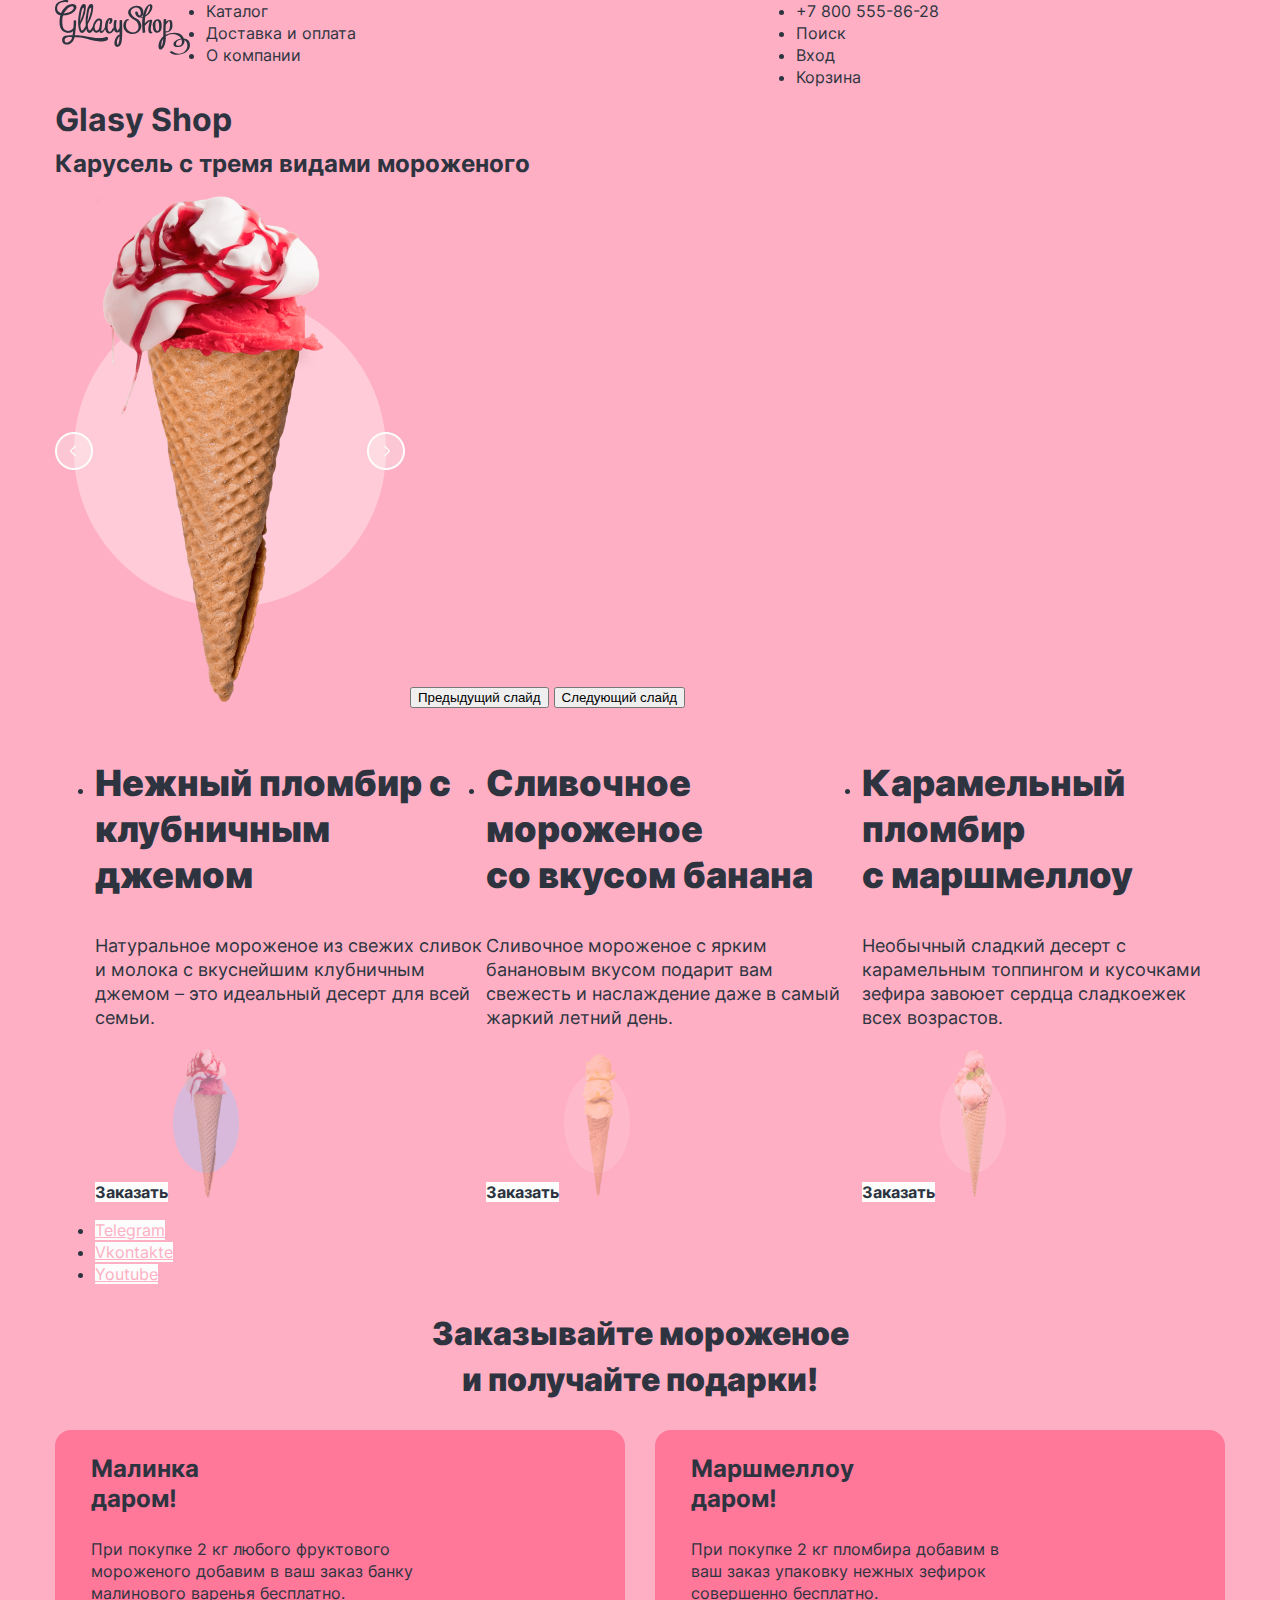
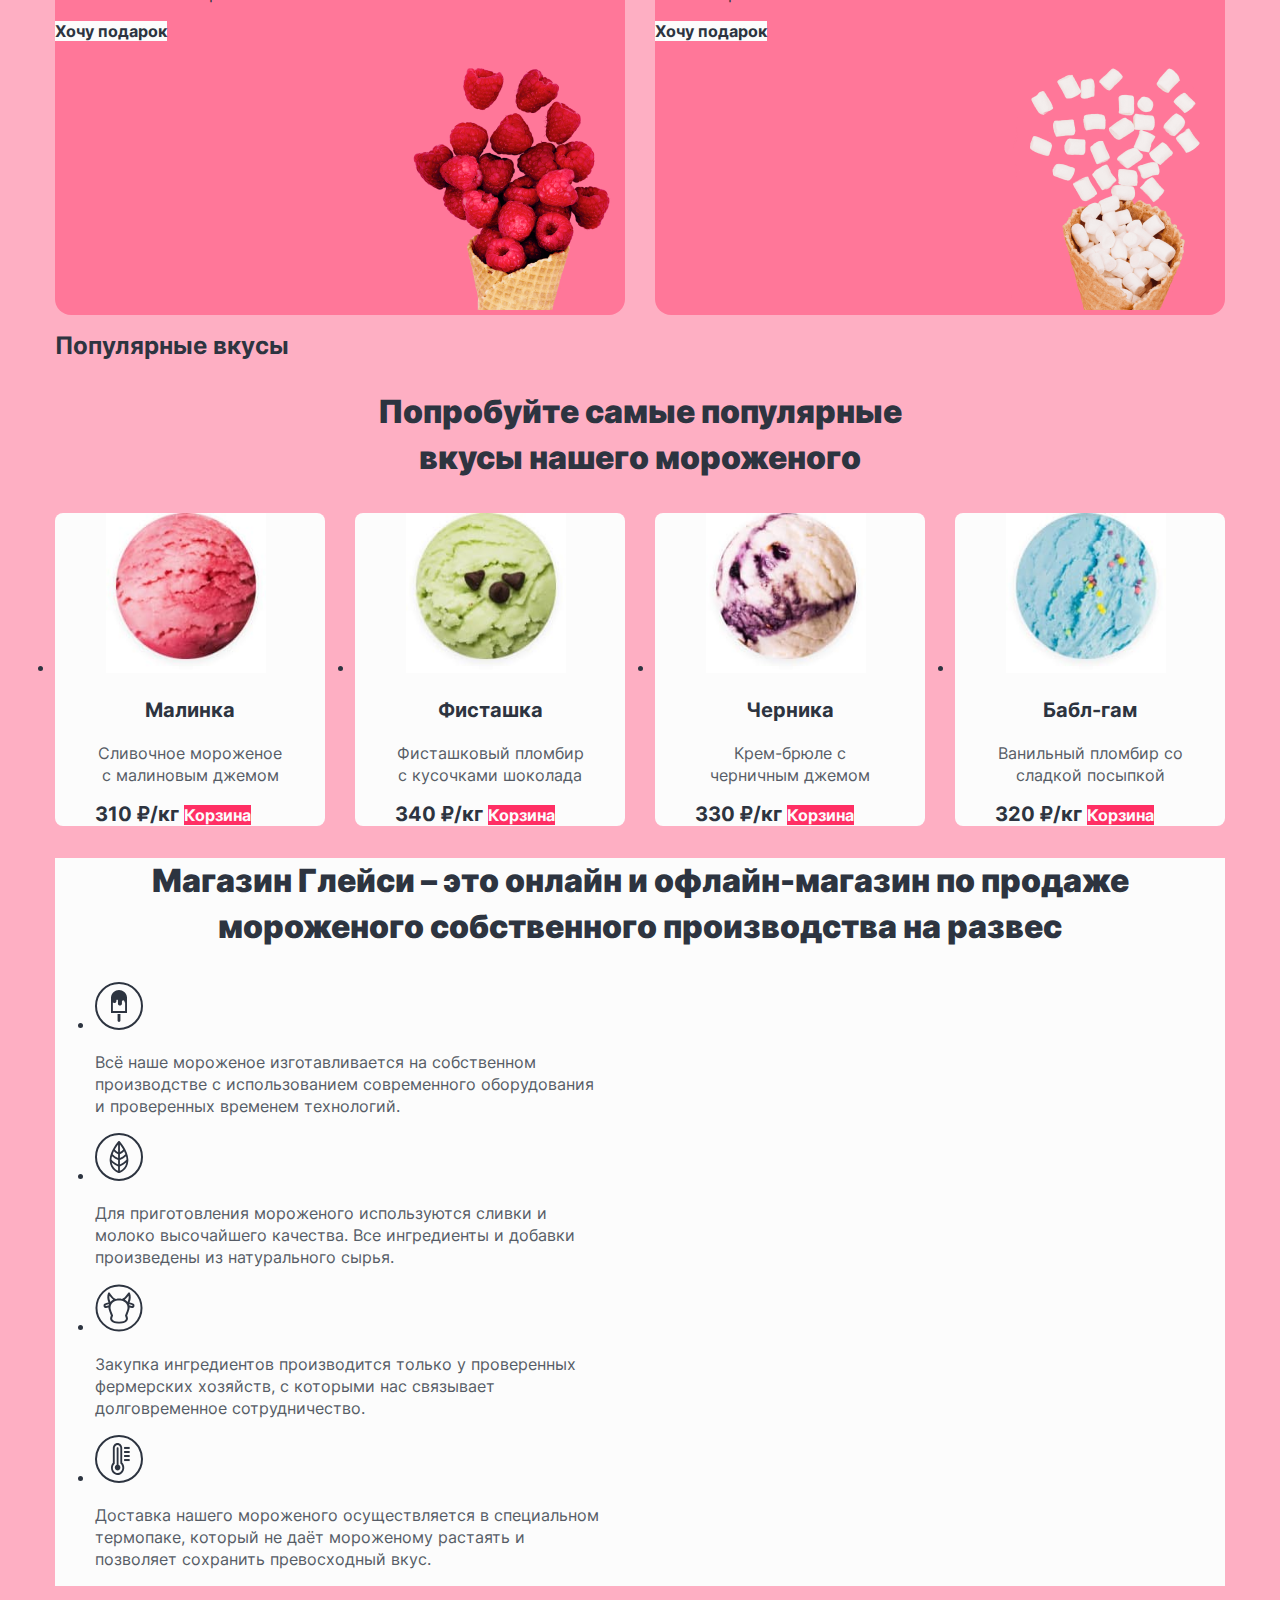
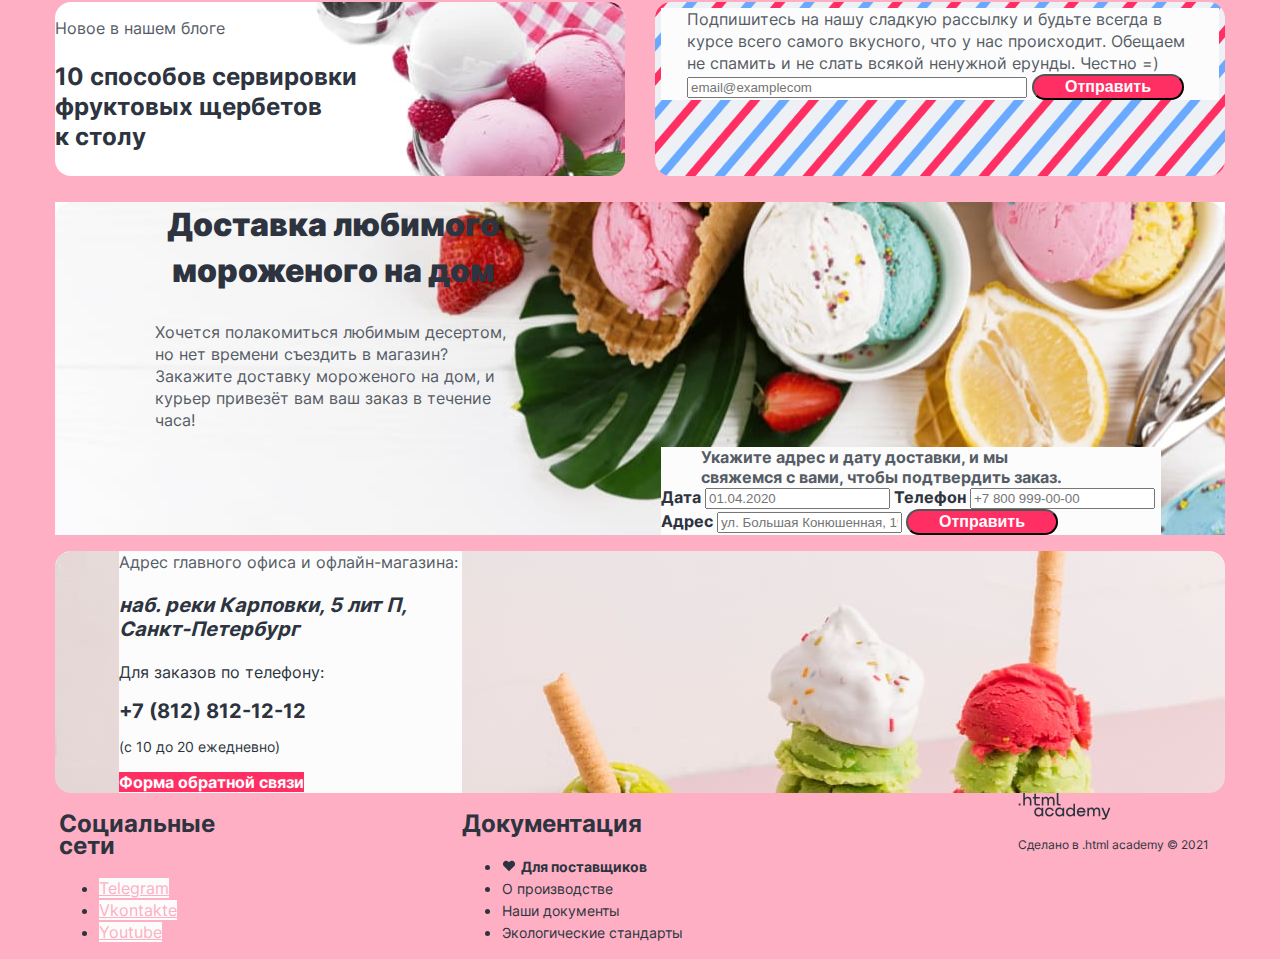
<file: 5/index.html>
<!DOCTYPE html>
<html lang="ru">
  <head>
    <meta charset="utf-8">
    <title>HTML Academy: Глейси</title>
    <link rel="stylesheet" href="styles/styles.css">
    <base href="https://htmlacademy-htmlcss.github.io/2067423-gllacy-34/5/">
</head>
  <body>
    
      <header class="page-header">
        <nav class="navigation">
          <img class="page-header-logo" src="image/header/logo-shop.svg" width="137" height="55,72" alt="Логотип Glasy shop">
          </img>
          <ul class="navigation-list">
            <li class="navigation-item">
              <a class="navigation-link" href="catalog.html">Каталог</a>
            </li>
            <li class="navigation-item">
              <a class="navigation-link" href="pay.html">Доставка и оплата</a>
            </li>
            <li class="navigation-item">
              <a class="navigation-link" href="about.html">О компании</a>
            </li>
          </ul>
          <ul class="navigation-list navigation-user">
            <li class="navigation-item">
              <a class="navigation-link" href="#">+7 800 555-86-28</a>
            </li>
            <li class="navigation-item">
              <a class="navigation-link" href="#">
                <span class="visually-hidden">
                  Поиск
                </span>
              </a>
            </li>
            <li class="navigation-item">
              <a class="navigation-link" href="#">Вход</a>
            </li>
            <li class="navigation-item">
              <a class="navigation-link" href="#">
                <span class="visually-hidden">
                  Корзина
                </span>
              </a>
            </li>
          </ul>
        </nav>
      </header>
      
      <main class="main-container main-index">
        <div class="page-container">
          <h1 class="visually-hidden">Glasy Shop</h1>
          <section class="carousel">
            <h2 class="visually-hidden">Карусель с тремя видами мороженого</h2>
            <img class="slider-image" src="image/index/main_image.png" alt="клубничное мороженое">
            <button class="slider-button slider-prev">
             <span class="visually-hidden">Предыдущий слайд</span>
            </button>
            <button class="slider-button slider-next">
             <span class="visually-hidden">Следующий слайд</span>
            </button>
            <ul class="card-list">
              <li class="card">
                <h3 class="card-title">Нежный пломбир с клубничным джемом</h3>
                <p class="card-description">Натуральное мороженое из свежих сливок
                  и молока с вкуснейшим клубничным джемом – это идеальный десерт для всей семьи.</p>
                  <a class="button-white order" href="#">Заказать</a>
                    <img class="ice-cream strawberry" src="image/index/strawberry.png" width="66" height="150" alt="Мороженое с клубничным джемом">
              </li>
              <li class="card">
                <h3 class="card-title">Сливочное мороженое<br> 
                   со вкусом банана</h3>
                <p class="card-description">Сливочное мороженое с ярким банановым вкусом подарит 
                  вам свежесть и наслаждение даже в самый жаркий летний день.</p>
                  <a class="button-white order" href="#">Заказать</a>
                    <img class="ice-cream banana" src="image/index/slide-banana.png" width="66" height="150" alt="Мороженое со вкусом банана">                        
              </li>
              <li class="card">
                <h3 class="card-title">Карамельный пломбир<br> 
                  с маршмеллоу</h3>
                <p class="card-description">Необычный сладкий десерт с карамельным топпингом и кусочками 
                  зефира завоюет сердца сладкоежек всех возрастов.</p>
                  <a class="button-white order" href="#">Заказать</a>
                    <img class="ice-cream caramel" src="image/index/slide-caramel.png" width="66" height="150" alt="Мороженое с маршмеллоу">
              </li>
            </ul>
            <ul class="social-media">
                <li class="social-media-item">
                 <a class="social-media-link" href="https://t.me/htmlacademy">Telegram</a>
                </li>
                <li class="social-media-item">
                  <a class="social-media-link" href="https://vk.com/htmlacademy">Vkontakte</a>
                </li>
                <li class="social-media-item">
                  <a class="social-media-link" href="https://www.youtube.com/user/htmlacademyru">Youtube</a>
                </li>       
            </ul>
          </section>
          <section class="raffle-of-gifts">
            <h2 class="inner-title title-gifts">
              Заказывайте мороженое 
              <br>и получайте подарки!
            </h2>
            <div class="index-columns">
              <article class="gifts raspeberry">
                <h3 class="promo-gifts">Малинка даром!</h3>
                <p class="description-of-raffle">При покупке 2 кг любого фруктового мороженого 
                   добавим в ваш заказ банку малинового варенья бесплатно.</p>
                   <a class="button-white gift" href="#">Хочу подарок</a>
              </article>
              <article class="gifts marshmallow">
                <h3 class="promo-gifts">Маршмеллоу даром!</h3>
                <p class="description-of-raffle">При покупке 2 кг пломбира добавим в ваш заказ упаковку 
                 нежных зефирок совершенно бесплатно.</p>
                <a class="button-white gift" href="#">Хочу подарок</a>
              </article>
            </div>
          </section>
          <section class="product line">
            <h2 class="visually-hidden">Популярные вкусы</h2>
             <p class="inner-title">Попробуйте самые популярные 
               <br>вкусы нашего мороженого</p>
             <ul class="popular-items">
              <li class="item">
                <img class="product-card-image" src="image/index/product-1.jpg" width="160" height="160" alt="Мороженое малинка">
                <div class="wrapper-item">
                  <p class="name-item">Малинка</p>
                  <p class=" description-item">Сливочное мороженое с малиновым джемом</p>
                  <b class="item-price">310 ₽/кг</b>
                  <a class="product-card-button button" href="#">
                   <span class="visually-hidden">
                      Корзина
                   </span>
                  </a>
                </div>
              </li>
              <li class="item">
                <img class="product-card-image" src="image/index/product-2.jpg" width="160" height="160" alt="Мороженое Фисташка">
                <div class="wrapper-item">
                  <p class="name-item">Фисташка</p>
                  <p class=" description-item">Фисташковый пломбир с кусочками шоколада</p>
                  <b class="item-price">340 ₽/кг</b>
                  <a class="product-card-button button" href="#">
                   <span class="visually-hidden">
                      Корзина
                   </span>
                  </a>
                </div>
              </li>
              <li class="item">
                <img class="product-card-image" src="image/index/product-3.jpg" width="160" height="160" alt="Мороженое Черника">
                <div class="wrapper-item">
                  <p class="name-item">Черника</p>
                  <p class=" description-item">Крем-брюле с черничным джемом</p>
                  <b class="item-price">330 ₽/кг</b>
                  <a class="product-card-button button" href="#">
                    <span class="visually-hidden">
                      Корзина
                    </span>
                  </a>
                </div>
              </li>
              <li class="item">
                <img class="product-card-image" src="image/index/product-4.jpg" width="160" height="160" alt="Мороженое Бабл-гам">
                <div class="wrapper-item">
                  <p class="name-item">Бабл-гам</p>
                  <p class=" description-item">Ванильный пломбир
                    со сладкой посыпкой</p>
                  <b class="item-price">320 ₽/кг</b>
                  <a class="product-card-button button" href="#">
                    <span class="visually-hidden">
                      Корзина
                    </span>
                  </a>
                </div>
              </li>
             </ul>
          </section>
          <div class="wrapper-advantages">
            <section class="advantages"> 
              <p class="inner-title">Магазин Глейси – это онлайн и офлайн-магазин по продаже мороженого собственного производства на развес</p>
                <ul class="advantages-list">
                 <li class="advantages-item">
                  <img class="advantages-pic" src="image/index/ice-cream.svg" width="48" height="48" alt="ice-cream">
                 <p class=" description"> Всё наше мороженое изготавливается на собственном производстве 
                 с использованием современного оборудования и проверенных временем технологий.
                 </p> 
                 </li>
                 <li class="advantages-item">
                   <img class="advantages-pic" src="image/index/leaf.svg" width="48" height="48" alt="leaf">
                   <p class=" description">Для приготовления мороженого используются сливки и молоко высочайшего качества. Все ингредиенты
                   и добавки произведены из натурального сырья.
                   </p>
                 </li>
                 <li class="advantages-item">
                   <img class="advantages-pic" src="image/index/cow.svg" width="48" height="48" alt="cow">
                   <p class=" description"> Закупка ингредиентов производится только у проверенных фермерских хозяйств, с которыми
                   нас связывает долговременное сотрудничество.
                   </p>
                 </li>
                 <li class="advantages-item">
                   <img class="advantages-pic" src="image/index/thermometr.svg" width="48" height="48" alt="temperature">
                   <p class=" description">Доставка нашего мороженого осуществляется в специальном термопаке, 
                   который не даёт мороженому растаять и позволяет сохранить превосходный вкус.
                   </p>
                 </li>
               </ul>
           </section> 
          </div>
          <div class="store-news">
              <section class="blog">
                <p class="title-blog">Новое в нашем блоге</p>
                <p class="title-post">10 способов сервировки 
                  <br>фруктовых щербетов
                  <br>к столу</p> 
              </section>
              <section class="subscribe">
                <div class="wrapper-subscribe">
                  <p class="description">Подпишитесь на нашу сладкую рассылку и будьте всегда
                    в курсе всего самого вкусного, что у нас происходит. Обещаем не спамить и не слать всякой ненужной ерунды. Честно =)
                  </p>
                  <form class="subcribe-form" action="https://echo.htmlacademy.ru/" method="post">
                    <label for="user-email"></label>
                    <input class="email" type="email" name="e-mail" id="user-email" placeholder="email@examplecom">
                    <button class="button button-post" type="submit">Отправить</button>
                  </form>
              </div>
             </section>
          </div>
          <section class="delivery">
            <h2 class="inner-title title-delivery">Доставка любимого мороженого на дом</h2>
            <p class="description description-delivery">Хочется полакомиться любимым десертом, но нет времени съездить в магазин? 
              Закажите доставку мороженого на дом, и курьер привезёт вам ваш заказ в течение часа!</p>
            <form class="delivery-form" action="https://echo.htmlacademy.ru/" method="post">
              <p class="description">Укажите адрес и дату доставки, и мы свяжемся с вами, чтобы подтвердить заказ.</p>
              <label for="delivery-date">Дата</label>
              <input type="text" id="delivery-date" placeholder="01.04.2020">
              <label for="delivery-phone">Телефон</label>
              <input type="text" id="delivery-phone" placeholder="+7 800 999-00-00">
              <label for="delivery-adress">Адрес</label>
              <input type="text" id="delivery-adress" placeholder="ул. Большая Конюшенная, 19/8">
             <button class="button button-post" type="submit">Отправить</button>
            </form>
          </section>
          <section class="contacts">
            <div class="wrapper-contacts">
              <p class="description">Адрес главного офиса и офлайн-магазина:</p>
              <address class="contact-address">
                <p class="adress">наб. реки Карповки, 5 лит П, Санкт-Петербург</p>
              </address>
              <p class="contact-phone-text">Для заказов по телефону:</p>
              <address>
                <a class="contacts-phone" href="+78128121212">+7 (812) 812-12-12</a>
              </address>
              <p class="shedule">(с 10 до 20 ежедневно)</p>
              <a class="button button-feedback" href="#">Форма обратной связи</a>
            </div> 
          </section>
        </div>
      </main>
  
      <footer class="page-footer">
        <div class="page-footer-container"> 
          <section class="footer-social">
            <h2 class="visually-hiddene">Социальные сети</h2>
            <ul class="footer-social-list">
              <li class="social-media-item">
                <a class="social-media-link" href="https://t.me/htmlacademy">Telegram</a>
               </li>
               <li class="social-media-item">
                 <a class="social-media-link" href="https://vk.com/htmlacademy">Vkontakte</a>
               </li>
               <li class="social-media-item">
                 <a class="social-media-link" href="https://www.youtube.com/user/htmlacademyru">Youtube</a>
               </li>    
            </ul>
          </section>    
          <section class="footer-documentation">
            <h2 class="visually-hidden">Документация</h2>
            <ul class="footer-documents">
              <li class="footer-doc-item">
               <span><img class="suppliers" src="image/index/heart.svg" width="13.94" height="12.15" alt="heart">
               <a class="suppliers" href="#">Для поставщиков</a></span>
              </li>
              <li class="footer-doc-item">
                <a class="about-production" href="#">О производстве</a>
              </li>
              <li class="footer-doc-item">
                <a class="about-production" href="#">Наши документы</a>
              </li>
              <li class="footer-doc-item">
                <a class="our-documents" href="#">Экологические стандарты</a>
              </li>
            </ul>
          </section>
          <section class="about">
            <img class="logo-htmlacademy" src="image/logo_htmlacademy.svg" width="93" height="26.71">
            <p class="by">Сделано в .html academy © 2021</p>      
          </section>
        </div>
      </footer>
 
   
  </body>
</html>
</file>
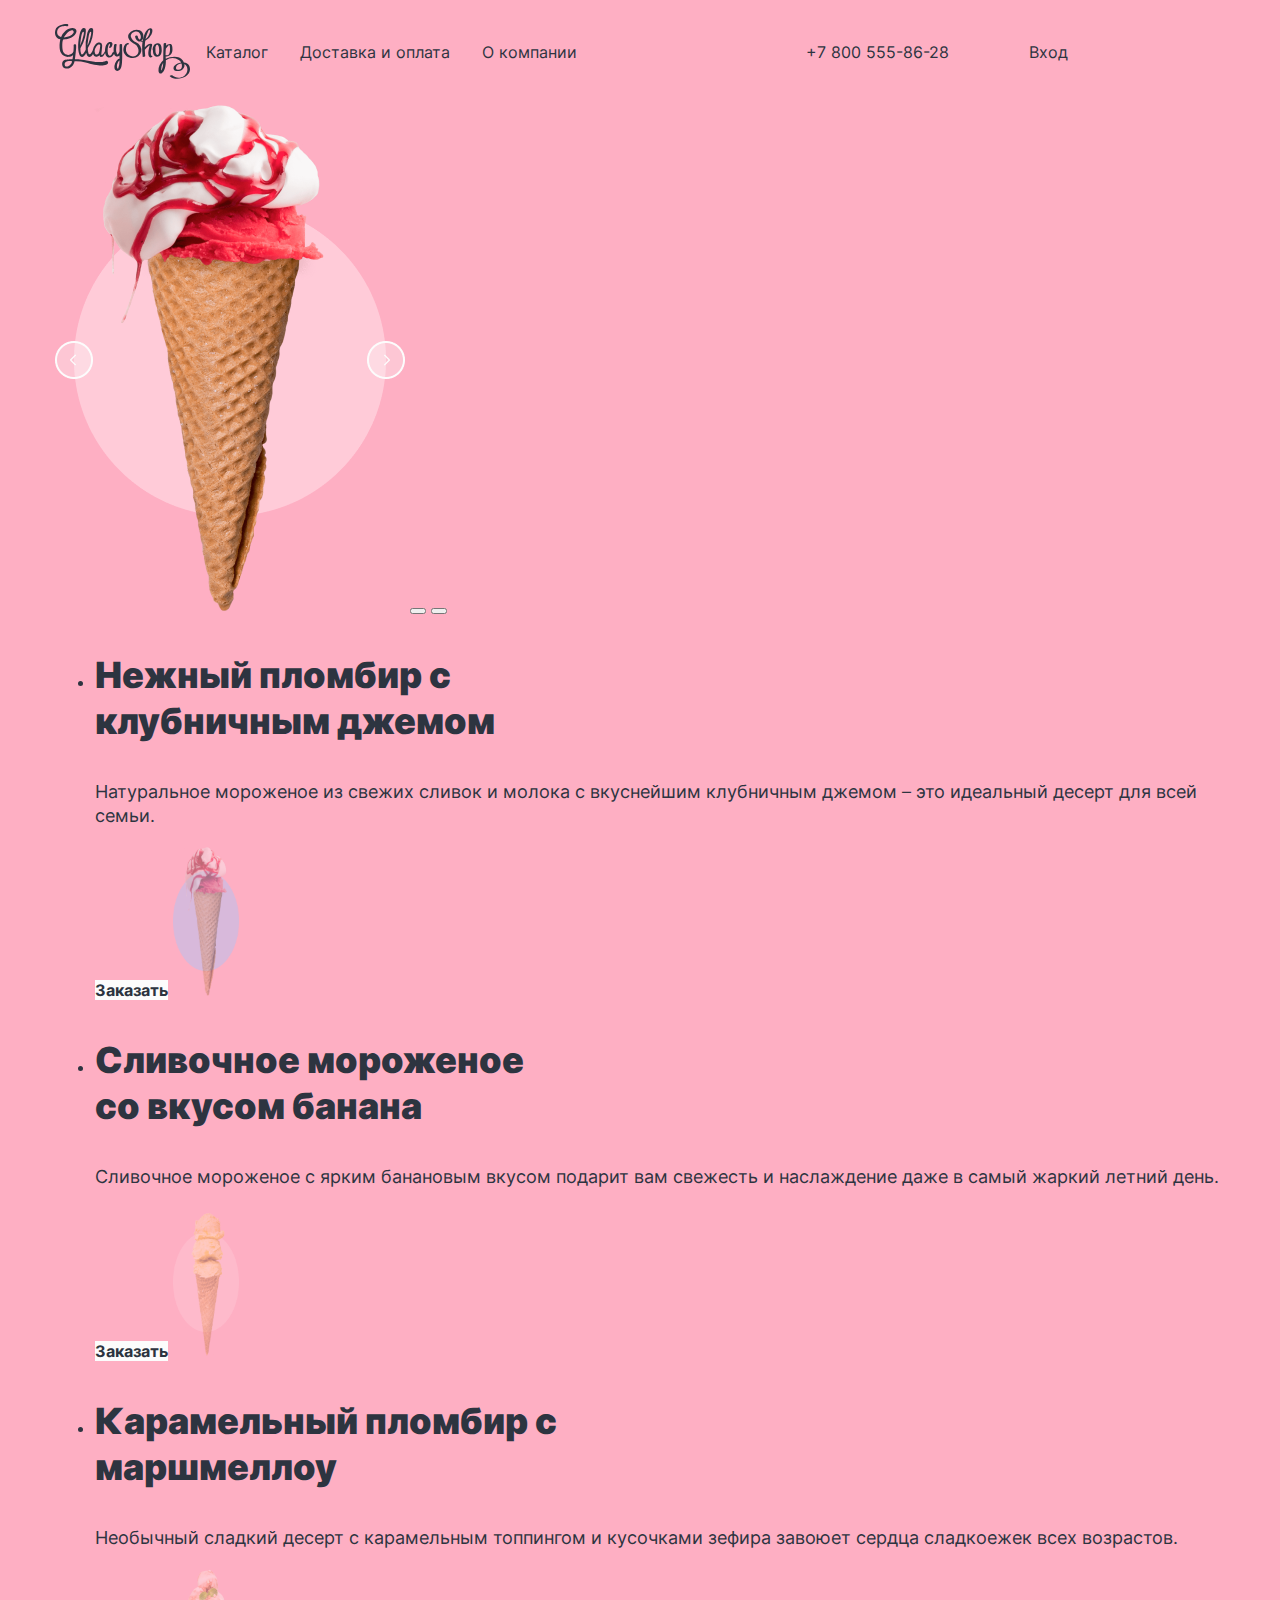
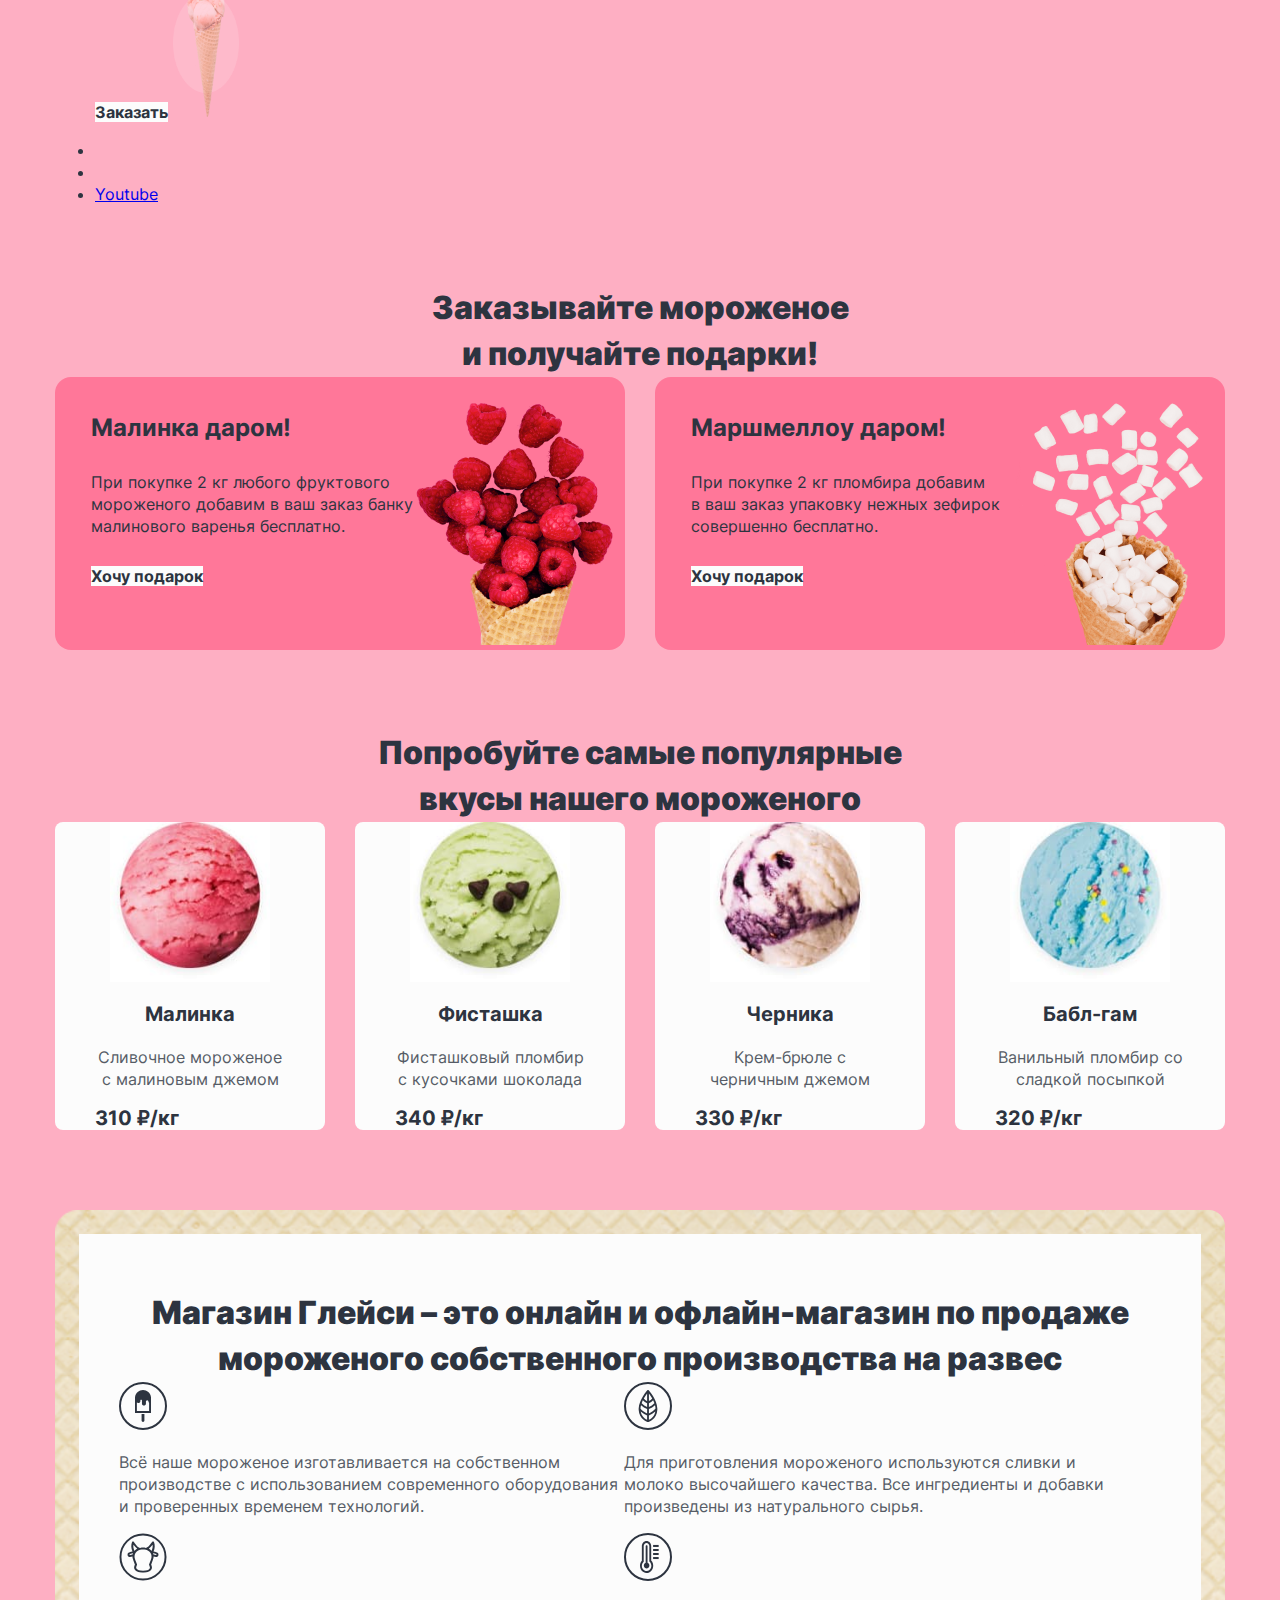
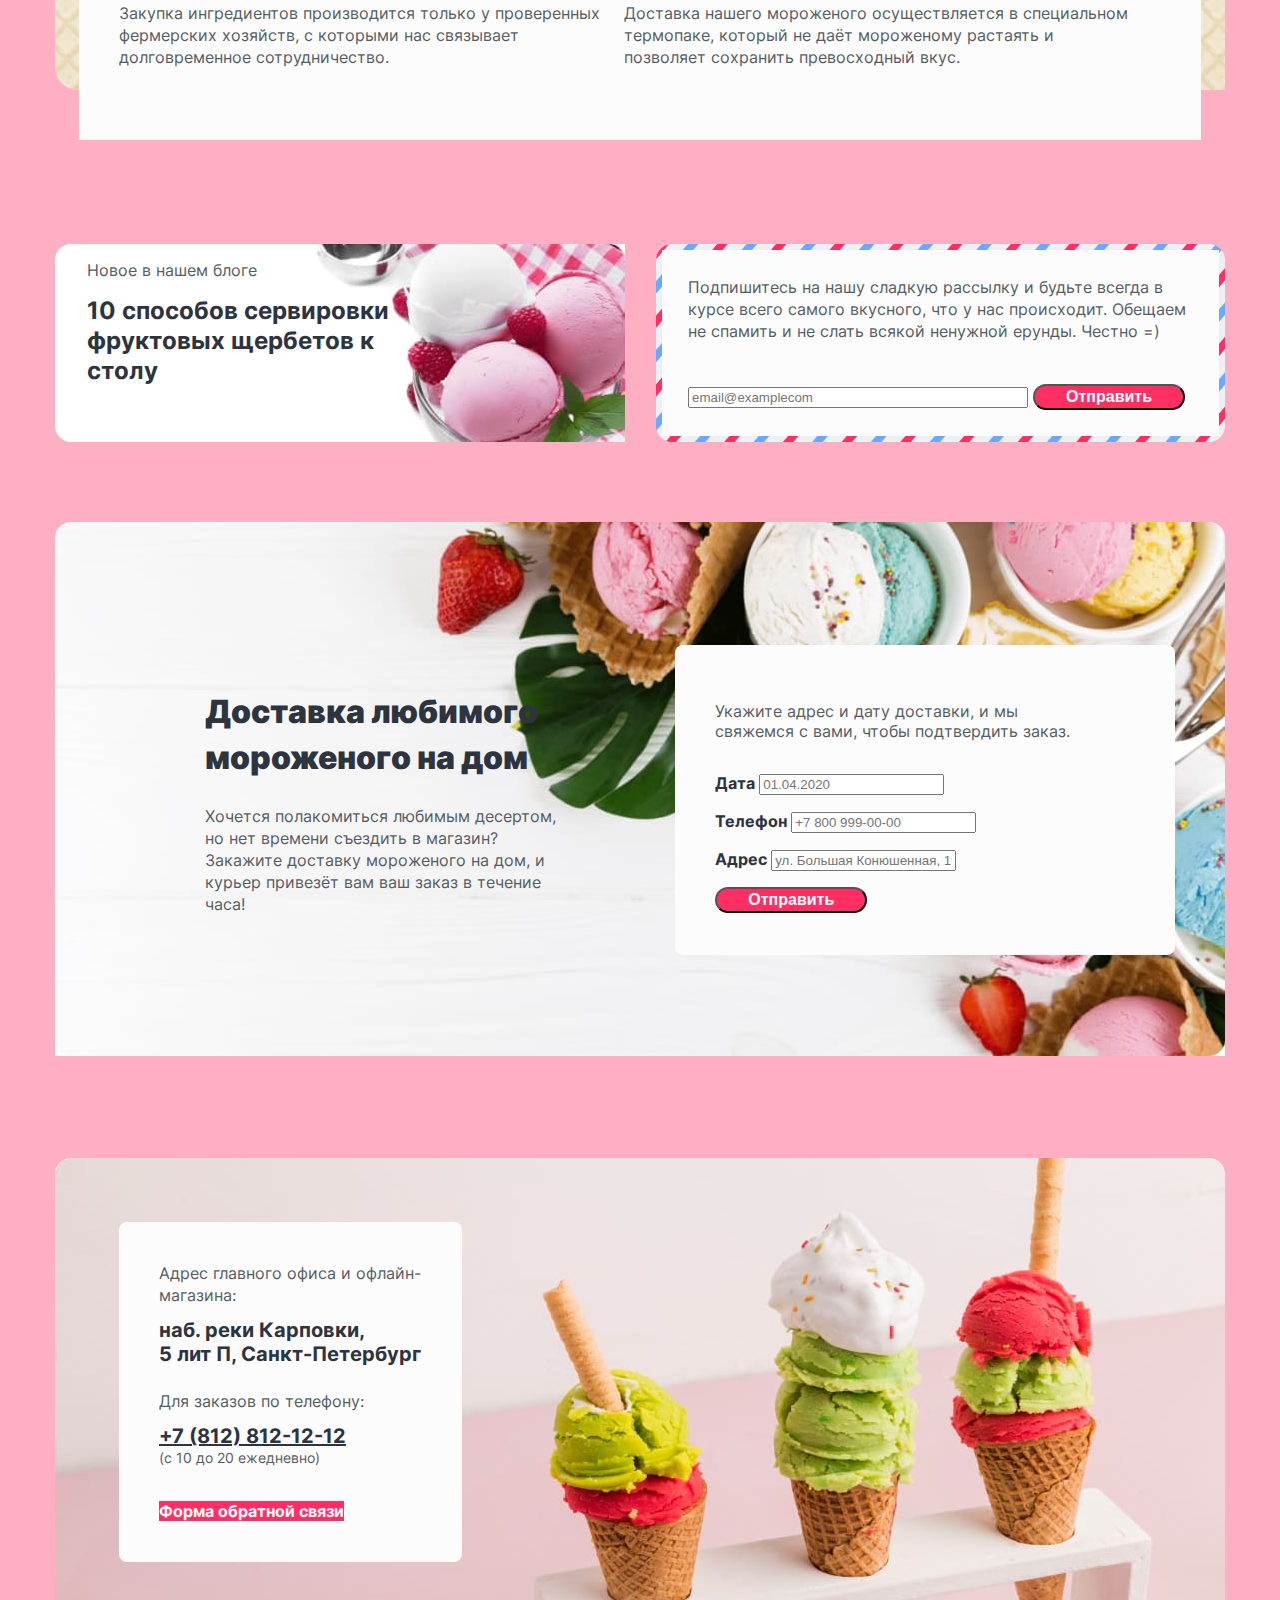
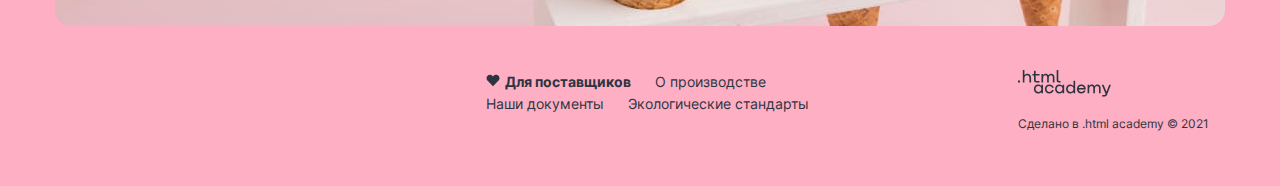
<file: 6/index.html>
<!DOCTYPE html>
<html lang="ru">

  <head>
    <meta charset="utf-8">
    <title>HTML Academy: Глейси</title>
    <link rel="stylesheet" href="styles/styles.css">
    <base href="https://htmlacademy-htmlcss.github.io/2067423-gllacy-34/6/">
</head>

  <body>
    <div class="page-container">
      <header class="page-header">
        <nav class="navigation">
          <img class="page-header-logo" src="image/header/logo-shop.svg" width="137" height="55"
            alt="Логотип Glasy shop">
          <ul class="navigation-list">
            <li class="navigation-item">
              <a class="navigation-link" href="catalog.html">Каталог</a>
            </li>
            <li class="navigation-item">
              <a class="navigation-link" href="pay.html">Доставка и оплата</a>
            </li>
            <li class="navigation-item">
              <a class="navigation-link" href="about.html">О компании</a>
            </li>
          </ul>
          <ul class="navigation-list navigation-user">
            <li class="navigation-item">
              <a class="navigation-link " href="#">+7 800 555-86-28</a>
            </li>
            <li class="navigation-item">
              <a class="navigation-link" href="#">
                <span class="visually-hidden">
                  Поиск
                </span>
              </a>
            </li>
            <li class="navigation-item">
              <a class="navigation-link" href="#">Вход</a>
            </li>
            <li class="navigation-item">
              <a class="navigation-link" href="#">
                <span class="visually-hidden">
                  Корзина
                </span>
              </a>
            </li>
          </ul>
        </nav>
      </header>

      <main class="main-container main-index">
        <h1 class="visually-hidden">Glasy Shop</h1>
        <section class="carousel">
          <h2 class="visually-hidden">Карусель с тремя видами мороженого</h2>
          <img class="slider-image" src="image/index/main_image.png" alt="клубничное мороженое">
          <button class="slider-button slider-prev">
            <span class="visually-hidden">Предыдущий слайд</span>
          </button>
          <button class="slider-button slider-next">
            <span class="visually-hidden">Следующий слайд</span>
          </button>
          <ul class="card-list">
            <li class="card">
              <h3 class="card-title">Нежный пломбир с клубничным джемом</h3>
              <p class="card-description">Натуральное мороженое из свежих сливок
                и молока с вкуснейшим клубничным джемом – это идеальный десерт для всей семьи.</p>
              <a class="button-white order" href="#">Заказать</a>
              <img class="ice-cream strawberry" src="image/index/strawberry.png" width="66" height="150"
                alt="Мороженое с клубничным джемом">
            </li>
            <li class="card">
              <h3 class="card-title">Сливочное мороженое со вкусом банана</h3>
              <p class="card-description">Сливочное мороженое с ярким банановым вкусом подарит
                вам свежесть и наслаждение даже в самый жаркий летний день.</p>
              <a class="button-white order" href="#">Заказать</a>
              <img class="ice-cream banana" src="image/index/slide-banana.png" width="66" height="150"
                alt="Мороженое со вкусом банана">
            </li>
            <li class="card">
              <h3 class="card-title">Карамельный пломбир с маршмеллоу</h3>
              <p class="card-description">Необычный сладкий десерт с карамельным топпингом и кусочками
                зефира завоюет сердца сладкоежек всех возрастов.</p>
              <a class="button-white order" href="#">Заказать</a>
              <img class="ice-cream caramel" src="image/index/slide-caramel.png" width="66" height="150"
                alt="Мороженое с маршмеллоу">
            </li>
          </ul>
          <ul class="social-media">
            <li class="social-media-item">
              <a class="visually-hidden" href="https://t.me/htmlacademy">Telegram</a>
            </li>
            <li class="social-media-item">
              <a class="visually-hidden" href="https://vk.com/htmlacademy">Vkontakte</a>
            </li>
            <li class="social-media-item">
              <a class="visually-hiddenk" href="https://www.youtube.com/user/htmlacademyru">Youtube</a>
            </li>
          </ul>
        </section>
        <section class="raffle-of-gifts">
          <h2 class="inner-title title-gifts">
            Заказывайте мороженое и получайте подарки!
          </h2>
          <div class="index-columns">
            <article class="gifts raspeberry">
              <div class="wrapper-promo">
                <h3 class="promo-gifts">Малинка даром!</h3>
                <p class="description-of-raffle">При покупке 2 кг любого фруктового мороженого
                  добавим в ваш заказ банку малинового варенья бесплатно.</p>
                <a class="button-white" href="#">Хочу подарок</a>
              </div>
              <div class="promo-image">
                <img src="image/index/raspberry.png" alt="Малина в подарок">
              </div>
            </article>
            <article class="gifts marshmallow">
              <div class="wrapper-promo">
                <h3 class="promo-gifts"> Маршмеллоу даром!</h3>
                <p class="description-of-raffle">При покупке 2 кг пломбира добавим <br>в ваш заказ упаковку
                  нежных зефирок совершенно бесплатно.</p>
                <a class="button-white" href="#">Хочу подарок</a>
              </div>
              <div>
                <img src="image/index/marshmallow.png" alt="Маршмеллоу в подарок">
              </div>
            </article>
          </div>
        </section>
        <section class="product line">
          <h2 class="visually-hidden">Популярные вкусы</h2>
          <p class="inner-title popular">Попробуйте самые популярные вкусы нашего мороженого</p>
          <ul class="popular-items">
            <li class="item">
              <img class="product-card-image" src="image/index/product-1.jpg" width="160" height="160"
                alt="Мороженое малинка">
              <div class="wrapper-item">
                <p class="name-item">Малинка</p>
                <p class=" description-item">Сливочное мороженое с малиновым джемом</p>
                <b class="item-price">310 ₽/кг</b>
                <a class="product-card-button button" href="#">
                  <span class="visually-hidden">
                    Корзина
                  </span>
                </a>
              </div>
            </li>
            <li class="item">
              <img class="product-card-image" src="image/index/product-2.jpg" width="160" height="160"
                alt="Мороженое Фисташка">
              <div class="wrapper-item">
                <p class="name-item">Фисташка</p>
                <p class=" description-item">Фисташковый пломбир с кусочками шоколада</p>
                <b class="item-price">340 ₽/кг</b>
                <a class="product-card-button button" href="#">
                  <span class="visually-hidden">
                    Корзина
                  </span>
                </a>
              </div>
            </li>
            <li class="item">
              <img class="product-card-image" src="image/index/product-3.jpg" width="160" height="160"
                alt="Мороженое Черника">
              <div class="wrapper-item">
                <p class="name-item">Черника</p>
                <p class=" description-item">Крем-брюле с черничным джемом</p>
                <b class="item-price">330 ₽/кг</b>
                <a class="product-card-button button" href="#">
                  <span class="visually-hidden">
                    Корзина
                  </span>
                </a>
              </div>
            </li>
            <li class="item">
              <img class="product-card-image" src="image/index/product-4.jpg" width="160" height="160"
                alt="Мороженое Бабл-гам">
              <div class="wrapper-item">
                <p class="name-item">Бабл-гам</p>
                <p class=" description-item">Ванильный пломбир
                  со сладкой посыпкой</p>
                <b class="item-price">320 ₽/кг</b>
                <a class="product-card-button button" href="#">
                  <span class="visually-hidden">
                    Корзина
                  </span>
                </a>
              </div>
            </li>
          </ul>
        </section>
        <div class="wrapper-advantages">
          <section class="advantages">
            <p class="inner-title title-advantages">Магазин Глейси – это онлайн и офлайн-магазин по продаже мороженого собственного
              производства на развес</p>
            <ul class="advantages-list">
              <li class="advantages-item">
                <img class="advantages-pic" src="image/index/ice-cream.svg" width="48" height="48" alt="ice-cream">
                <p class=" description"> Всё наше мороженое изготавливается на собственном производстве
                  с использованием современного оборудования и проверенных временем технологий.
                </p>
              </li>
              <li class="advantages-item">
                <img class="advantages-pic" src="image/index/leaf.svg" width="48" height="48" alt="leaf">
                <p class=" description">Для приготовления мороженого используются сливки и молоко высочайшего качества.
                  Все ингредиенты
                  и добавки произведены из натурального сырья.
                </p>
              </li>
              <li class="advantages-item">
                <img class="advantages-pic" src="image/index/cow.svg" width="48" height="48" alt="cow">
                <p class=" description"> Закупка ингредиентов производится только у проверенных фермерских хозяйств, с
                  которыми
                  нас связывает долговременное сотрудничество.
                </p>
              </li>
              <li class="advantages-item">
                <img class="advantages-pic" src="image/index/thermometr.svg" width="48" height="48" alt="temperature">
                <p class=" description">Доставка нашего мороженого осуществляется в специальном термопаке,
                  который не даёт мороженому растаять и позволяет сохранить превосходный вкус.
                </p>
              </li>
            </ul>
          </section>
        </div>
        <div class="store-news">
          <section class="blog">
            <p class="title-blog">Новое в нашем блоге</p>
            <p class="title-post">10 способов сервировки фруктовых щербетов к столу</p>
          </section>
          <section class="subscribe">
            <div class="wrapper-subscribe">
              <p class="description">Подпишитесь на нашу сладкую рассылку и будьте всегда
                в курсе всего самого вкусного, что у нас происходит. Обещаем не спамить и не слать всякой ненужной
                ерунды. Честно =)
              </p>
              <form class="subcribe-form" action="https://echo.htmlacademy.ru/" method="post">
                <label for="user-email"></label>
                <input class="email" type="email" name="e-mail" id="user-email" placeholder="email@examplecom">
                <button class="button button-post" type="submit">Отправить</button>
              </form>
            </div>
          </section>
        </div>
        <section class="delivery">
          <div class="wrapper-delivery">
            <h2 class="inner-title title-delivery">Доставка любимого мороженого на дом</h2>
            <p class="description description-delivery">Хочется полакомиться любимым десертом, но нет времени съездить в
              магазин?
              Закажите доставку мороженого на дом, и курьер привезёт вам ваш заказ в течение часа!
            </p>
          </div>
          <form class="delivery-form" action="https://echo.htmlacademy.ru/" method="post">
            <div class="wrapper-inner">
              <p class="description">Укажите адрес и дату доставки, и мы свяжемся с вами, чтобы подтвердить заказ.</p>
              <p class="delivery-form-date">
                <label for="delivery-date">Дата</label>
                <input type="text" id="delivery-date" placeholder="01.04.2020">
              </p>
              <p class="delivery-form-phone">
                <label for="delivery-phone">Телефон</label>
                <input type="text" id="delivery-phone" placeholder="+7 800 999-00-00">
              </p>
              <p class="delivery-form-adress">
                <label for="delivery-adress">Адрес</label>
                <input type="text" id="delivery-adress" placeholder="ул. Большая Конюшенная, 19/8">
              </p>
              <button class="button button-post" type="submit">Отправить</button>
            </div>
          </form>
        </section>
        <section class="contacts">
          <div class="wrapper-contacts">
            <p class="description">Адрес главного офиса  и офлайн-магазина:</p>
            <p class="adress">наб. реки Карповки, <br>5 лит П, Санкт-Петербург</p>
            <p class="contact-phone-text">Для заказов по телефону:</p>
            <a class="contacts-phone" href="+78128121212">+7 (812) 812-12-12</a>
            <p class="shedule">(с 10 до 20 ежедневно)</p>
            <a class="button button-feedback" href="#">Форма обратной связи</a>
          </div>
        </section>
      </main>

      <footer class="page-footer">
        <section class="footer-social">
          <h2 class="visually-hidden">Социальные сети</h2>
          <ul class="footer-list-social">
            <li class="footer-social-item">
              <a class="visually-hidden" href="https://t.me/htmlacademy">Telegram</a>
            </li>
            <li class="footer-social-item">
              <a class="visually-hidden" href="https://vk.com/htmlacademy">Vkontakte</a>
            </li>
            <li class="footer-social-item">
              <a class="visually-hidden" href="https://www.youtube.com/user/htmlacademyru">Youtube</a>
            </li>
          </ul>
        </section>
        <section class="footer-documentation">
          <h2 class="visually-hidden">Документация</h2>
          <ul class="footer-list-documents">
            <li class="footer-doc-item">
              <span><img class="suppliers" src="image/index/heart.svg" width="14" height="13" alt="heart">
                <a class="suppliers" href="#">Для поставщиков</a></span>
            </li>
            <li class="footer-doc-item">
              <a class="about-production" href="#">О производстве</a>
            </li>
            <li class="footer-doc-item">
              <a class="about-production" href="#">Наши документы</a>
            </li>
            <li class="footer-doc-item">
              <a class="our-documents" href="#">Экологические стандарты</a>
            </li>
          </ul>
        </section>
        <section class="about">
          <img class="logo-htmlacademy" alt="ЛОГО" src="image/logo_htmlacademy.svg" width="93" height="27">
          <p class="by">Сделано в .html academy © 2021</p>
        </section>
    </footer>

    </div>
  </body>

</html>
</file>
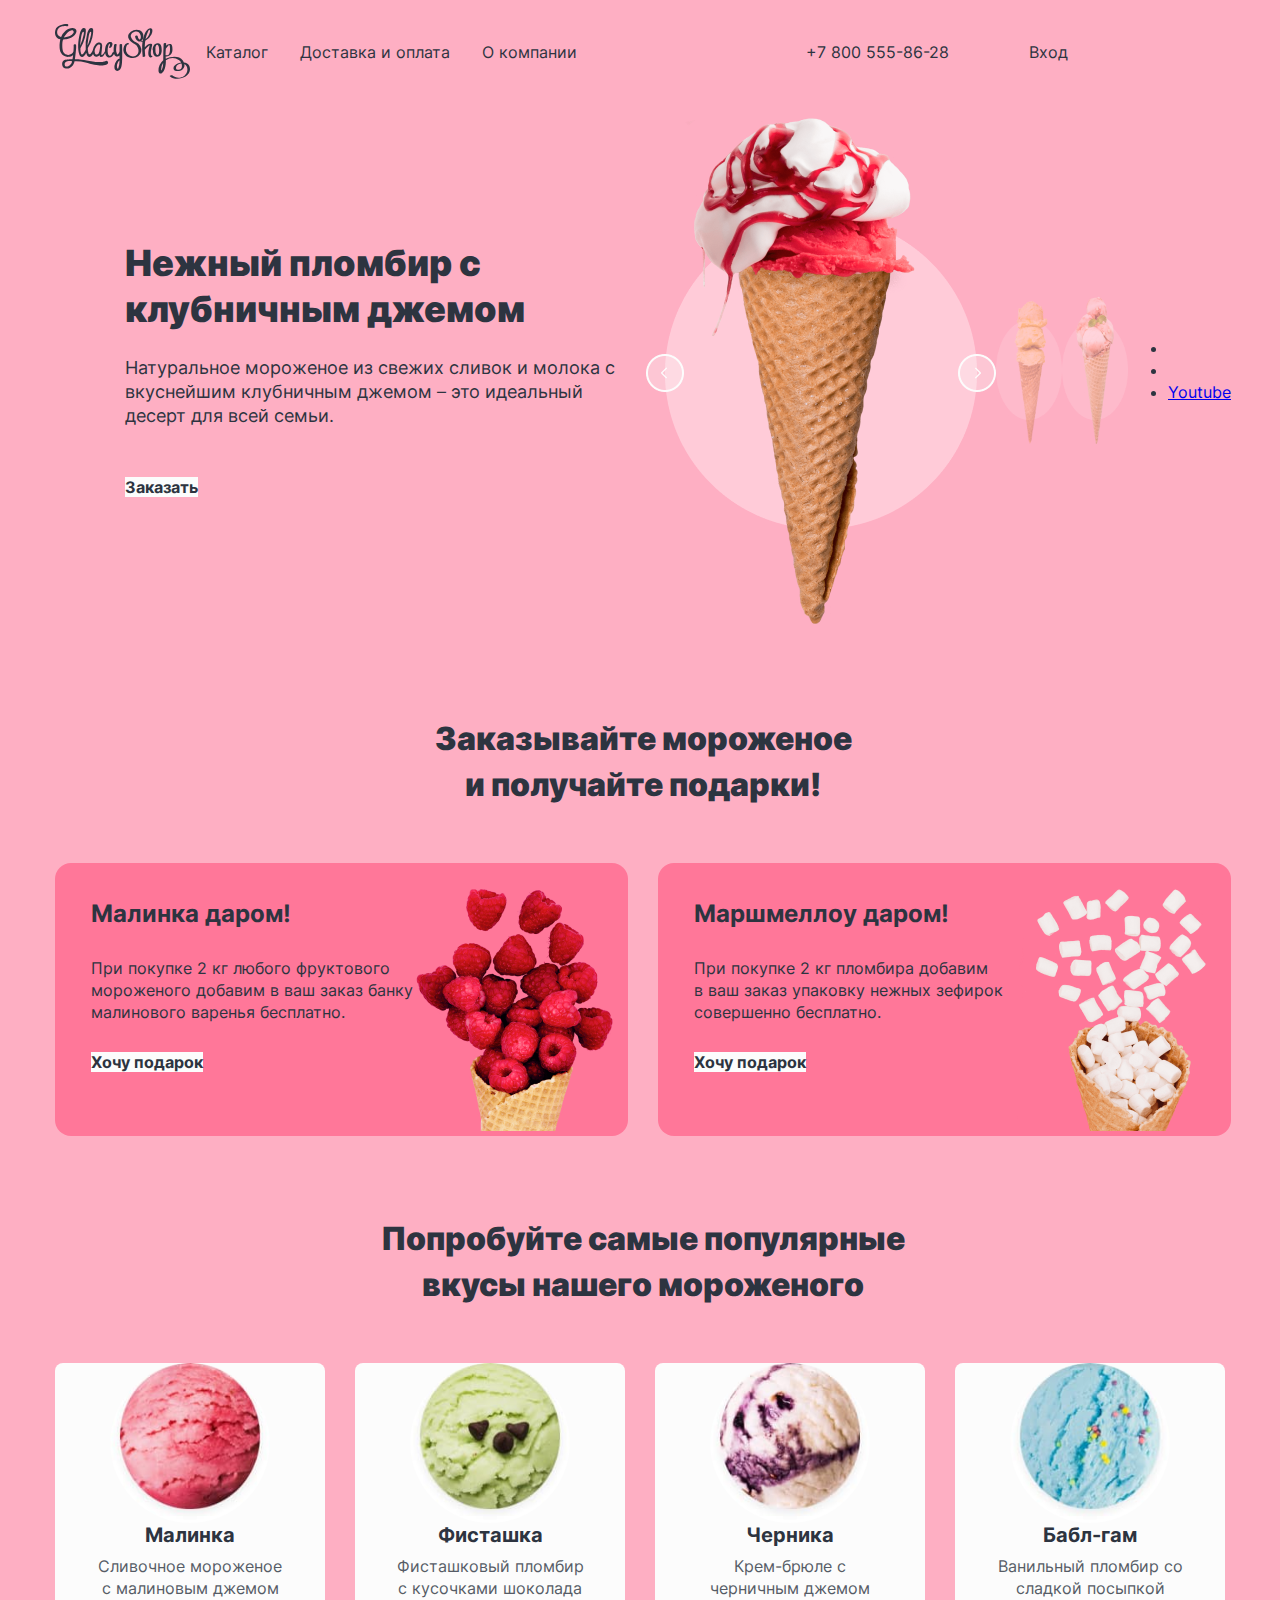
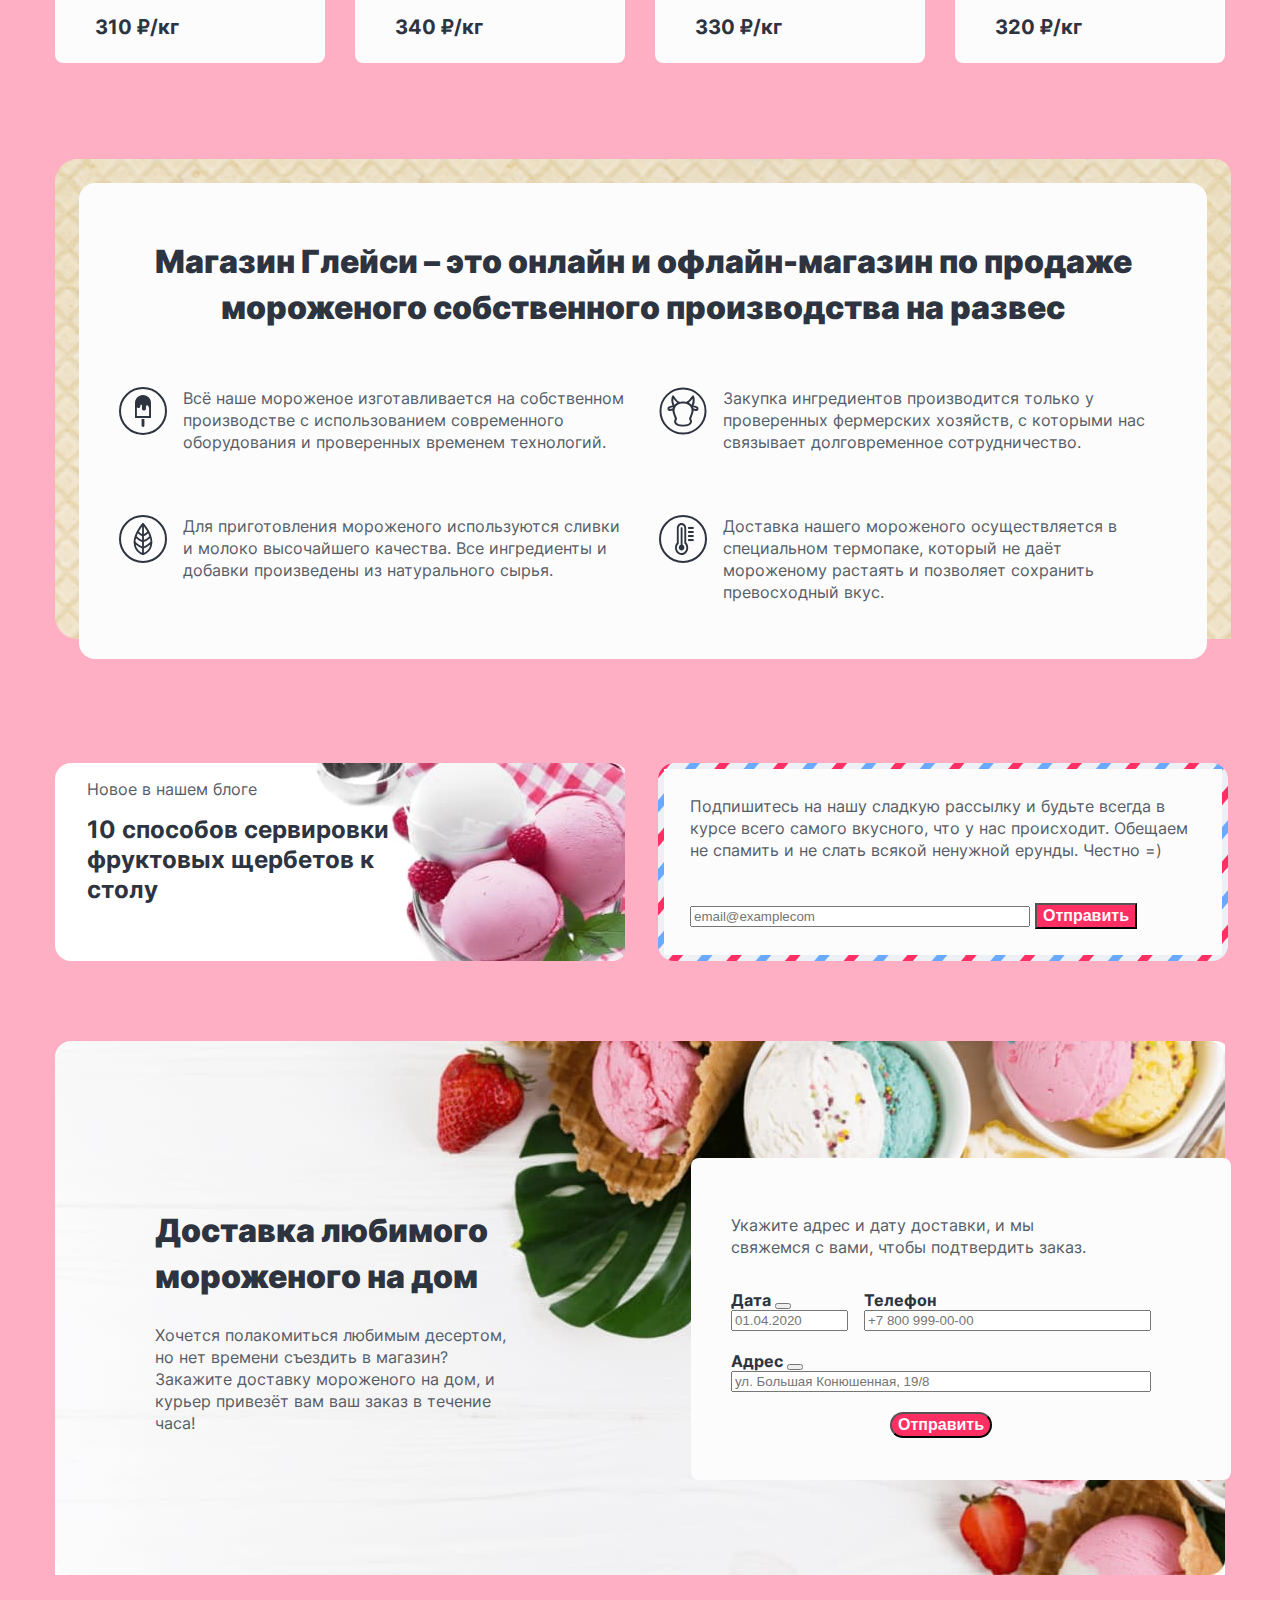
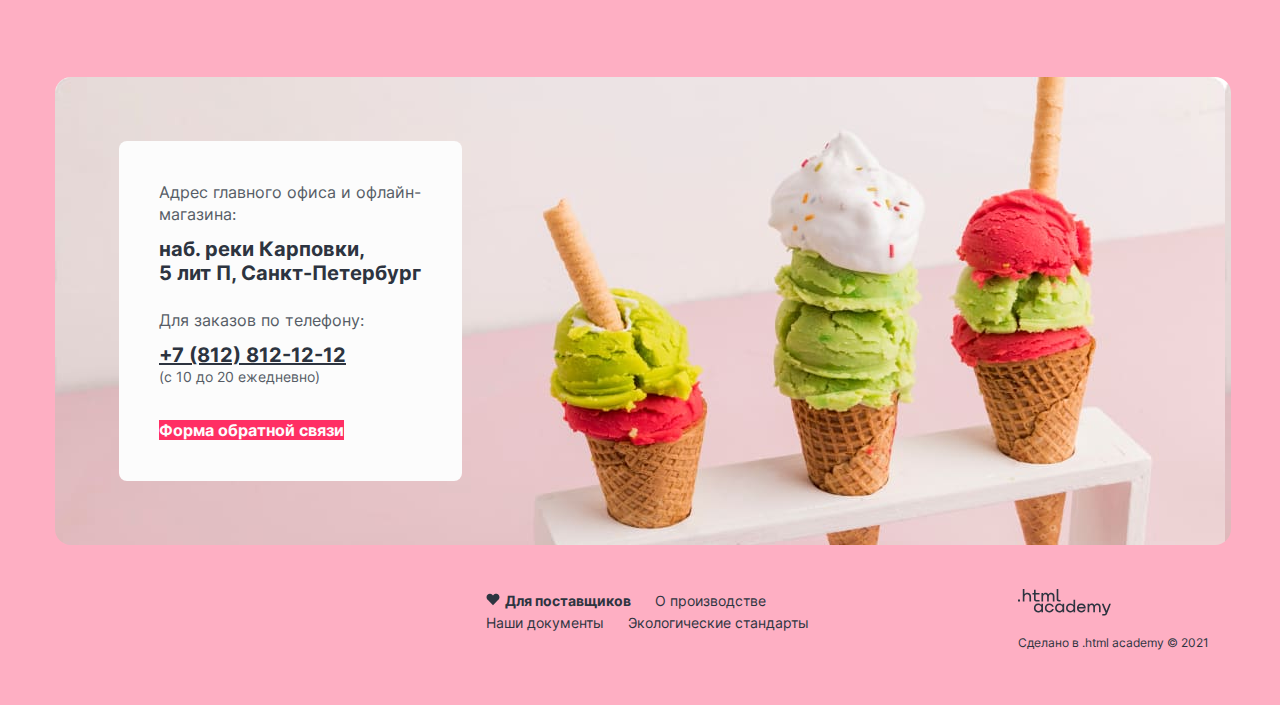
<file: 7/index.html>
<!DOCTYPE html>
<html lang="ru">

  <head>
    <meta charset="utf-8">
    <title>HTML Academy: Глейси</title>
    <link rel="stylesheet" href="styles/styles.css">
    <base href="https://htmlacademy-htmlcss.github.io/2067423-gllacy-34/7/">
</head>

  <body>
    <div class="page-container">
      <header class="page-header">
        <nav class="navigation">
          <img class="page-header-logo" src="image/header/logo-shop.svg" width="137" height="55"
            alt="Логотип Glasy shop">
          <ul class="navigation-list">
            <li class="navigation-item">
              <a class="navigation-link" href="catalog.html">Каталог</a>
            </li>
            <li class="navigation-item">
              <a class="navigation-link" href="pay.html">Доставка и оплата</a>
            </li>
            <li class="navigation-item">
              <a class="navigation-link" href="about.html">О компании</a>
            </li>
          </ul>
          <ul class="navigation-list navigation-user">
            <li class="navigation-item">
              <a class="navigation-link " href="#">+7 800 555-86-28</a>
            </li>
            <li class="navigation-item">
              <a class="navigation-link" href="#">
                <span class="visually-hidden">
                  Поиск
                </span>
              </a>
            </li>
            <li class="navigation-item">
              <a class="navigation-link" href="#">Вход</a>
            </li>
            <li class="navigation-item">
              <a class="navigation-link" href="#">
                <span class="visually-hidden">
                  Корзина
                </span>
              </a>
            </li>
          </ul>
        </nav>
      </header>

      <main class="main-container main-index">
        <h1 class="visually-hidden">Glasy Shop</h1>
        <section class="carousel">
          <h2 class="visually-hidden">Карусель с тремя видами мороженого</h2>
          <div class="wrapper-description-carousel">
            <h3 class="card-title">Нежный пломбир с клубничным джемом</h3>
            <p class="card-description">Натуральное мороженое из свежих сливок
              и молока с вкуснейшим клубничным джемом – это идеальный десерт для всей семьи.</p>
            <a class="button-white order" href="#">Заказать</a>
          </div>
          <button class="slider-button visually-hidden">
            <span class="visually-hidden">Предыдущий слайд</span>
          </button>
          <img class="slider-image" src="image/index/main_image.png" alt="клубничное мороженое">
          <button class="slider-button visually-hidden">
            <span class="visually-hidden">Следующий слайд</span>
          </button>
          <img class="ice-cream banana" src="image/index/slide-banana.png" width="66" height="150"
           alt="Мороженое со вкусом банана">
          <img class="ice-cream caramel" src="image/index/slide-caramel.png" width="66" height="150"
           alt="Мороженое с маршмеллоу">
          <ul class="social-media">
            <li class="social-media-item">
              <a class="visually-hidden" href="https://t.me/htmlacademy">Telegram</a>
            </li>
            <li class="social-media-item">
              <a class="visually-hidden" href="https://vk.com/htmlacademy">Vkontakte</a>
            </li>
            <li class="social-media-item">
              <a class="visually-hiddenk" href="https://www.youtube.com/user/htmlacademyru">Youtube</a>
            </li>
          </ul>
        </section>
        <section class="inner-section">
          <h2 class="inner-title title-gifts">
            Заказывайте мороженое и получайте подарки!
          </h2>
          <div class="index-columns">
            <article class="gifts raspeberry">
              <div class="wrapper-promo">
                <h3 class="promo-gifts">Малинка даром!</h3>
                <p class="description-of-raffle">При покупке 2 кг любого фруктового мороженого
                  добавим в ваш заказ банку малинового варенья бесплатно.</p>
                <a class="button-white" href="#">Хочу подарок</a>
              </div>
              <div class="promo-image">
                <img src="image/index/raspberry.png" alt="Малина в подарок">
              </div>
            </article>
            <article class="gifts marshmallow">
              <div class="wrapper-promo">
                <h3 class="promo-gifts"> Маршмеллоу даром!</h3>
                <p class="description-of-raffle">При покупке 2 кг пломбира добавим <br>в ваш заказ упаковку
                  нежных зефирок совершенно бесплатно.</p>
                <a class="button-white" href="#">Хочу подарок</a>
              </div>
              <div>
                <img src="image/index/marshmallow.png" alt="Маршмеллоу в подарок">
              </div>
            </article>
          </div>
        </section>
        <section class="inner-section">
          <h2 class="visually-hidden">Популярные вкусы</h2>
          <p class="inner-title popular">Попробуйте самые популярные вкусы нашего мороженого</p>
          <ul class="product-list">
            <li class="product-card">
              <img class="product-card-image" src="image/index/product-1.jpg" width="160" height="160"
                alt="Мороженое малинка">
              <div class="wrapper-item">
                <p class="name-item">Малинка</p>
                <p class=" description-item">Сливочное мороженое с малиновым джемом</p>
                <b class="item-price">310 ₽/кг</b>
                <a class="product-card-button button" href="#">
                  <span class="visually-hidden">
                    Корзина
                  </span>
                </a>
              </div>
            </li>
            <li class="product-card">
              <img class="product-card-image" src="image/index/product-2.jpg" width="160" height="160"
                alt="Мороженое Фисташка">
              <div class="wrapper-item">
                <h3 class="name-item">Фисташка</h3>
                <p class=" description-item">Фисташковый пломбир с кусочками шоколада</p>
                <b class="item-price">340 ₽/кг</b>
                <a class="product-card-button button" href="#">
                  <span class="visually-hidden">
                    Корзина
                  </span>
                </a>
              </div>
            </li>
            <li class="product-card">
              <img class="product-card-image" src="image/index/product-3.jpg" width="160" height="160"
                alt="Мороженое Черника">
              <div class="wrapper-item">
                <h3 class="name-item">Черника</h3>
                <p class=" description-item">Крем-брюле с черничным джемом</p>
                <b class="item-price">330 ₽/кг</b>
                <a class="product-card-button button" href="#">
                  <span class="visually-hidden">
                    Корзина
                  </span>
                </a>
              </div>
            </li>
            <li class="product-card">
              <img class="product-card-image" src="image/index/product-4.jpg" width="160" height="160"
                alt="Мороженое Бабл-гам">
              <div class="wrapper-item">
                <h3 class="name-item">Бабл-гам</h3>
                <p class=" description-item">Ванильный пломбир
                  со сладкой посыпкой</p>
                <b class="item-price">320 ₽/кг</b>
                <a class="product-card-button button" href="#">
                  <span class="visually-hidden">
                    Корзина
                  </span>
                </a>
              </div>
            </li>
          </ul>
        </section>
        <div class="wrapper-advantages">
          <section class="advantages">
            <p class="inner-title title-advantages">Магазин Глейси – это онлайн и офлайн-магазин по продаже мороженого собственного
              производства на развес</p>
            <ul class="advantages-list">
              <li class="advantages-item">
                <img class="advantages-pic" src="image/index/ice-cream.svg" width="48" height="48" alt="ice-cream">
                <p class=" description"> Всё наше мороженое изготавливается на собственном производстве
                  с использованием современного оборудования и проверенных временем технологий.
                </p>
              </li>
              <li class="advantages-item">
                <img class="advantages-pic" src="image/index/leaf.svg" width="48" height="48" alt="leaf">
                <p class=" description">Для приготовления мороженого используются сливки и молоко высочайшего качества.
                  Все ингредиенты
                  и добавки произведены из натурального сырья.
                </p>
              </li>
              <li class="advantages-item">
                <img class="advantages-pic" src="image/index/cow.svg" width="48" height="48" alt="cow">
                <p class=" description"> Закупка ингредиентов производится только у проверенных фермерских хозяйств, с которыми
                  нас связывает долговременное сотрудничество.
                </p>
              </li>
              <li class="advantages-item">
                <img class="advantages-pic" src="image/index/thermometr.svg" width="48" height="48" alt="temperature">
                <p class=" description">Доставка нашего мороженого осуществляется в специальном термопаке,
                  который не даёт мороженому растаять и позволяет сохранить превосходный вкус.
                </p>
              </li>
            </ul>
          </section>
        </div>
        <div class="store-news">
          <section class="blog">
            <p class="title-blog">Новое в нашем блоге</p>
            <p class="title-post">10 способов сервировки фруктовых щербетов к столу</p>
          </section>
          <section class="subscribe">
            <div class="wrapper-subscribe">
              <p class="description">Подпишитесь на нашу сладкую рассылку и будьте всегда
                в курсе всего самого вкусного, что у нас происходит. Обещаем не спамить и не слать всякой ненужной
                ерунды. Честно =)
              </p>
              <form class="subcribe-form" action="https://echo.htmlacademy.ru/" method="post">
                <label for="user-email"></label>
                <input class="email" type="email" name="e-mail" id="user-email" placeholder="email@examplecom">
                <button class="button" type="submit">Отправить</button>
              </form>
            </div>
          </section>
        </div>
        <section class="delivery">
          <div class="wrapper-delivery">
            <h2 class="inner-title title-delivery">Доставка любимого мороженого на дом</h2>
            <p class="description description-delivery">Хочется полакомиться любимым десертом, но нет времени съездить в
              магазин?
              Закажите доставку мороженого на дом, и курьер привезёт вам ваш заказ в течение часа!
            </p>
          </div>
          <div class="wrapper-form">
            <p class="description">Укажите адрес и дату доставки, и мы свяжемся с вами, чтобы подтвердить заказ.</p>
            <form class="delivery-form" action="https://echo.htmlacademy.ru/" method="post">
              <p class="field-group appointment-form-date">
                <label for="form-label">
                  Дата
                  <button class="info">
                    <span class="visually-hidden">Посмотреть дополнительную информацию</span>
                  </button>
                </label>
                <input type="text" id="delivery-date" placeholder="01.04.2020">
              </p>
              <p class="field-group appointment-form-phone">
                <label for="form-label">Телефон</label>
                <input type="text" id="delivery-phone" placeholder="+7 800 999-00-00">
              </p>
              <p class="field-group appointment-form-adress">
                <label for="form-label">
                  Адрес
                  <button class="info">
                    <span class="visually-hidden">Посмотреть дополнительную информацию</span>
                  </button>
                </label>
                <input type="text" id="delivery-adress" placeholder="ул. Большая Конюшенная, 19/8">
              </p>
              <button class="button appointment-submit" type="submit">Отправить</button>
            </form>
          </div>
        </section>
        <section class="contacts">
          <div class="wrapper-contacts">
            <p class="description">Адрес главного офиса  и офлайн-магазина:</p>
            <p class="adress">наб. реки Карповки, <br>5 лит П, Санкт-Петербург</p>
            <p class="contact-phone-text">Для заказов по телефону:</p>
            <a class="contacts-phone" href="+78128121212">+7 (812) 812-12-12</a>
            <p class="shedule">(с 10 до 20 ежедневно)</p>
            <a class="button button-feedback" href="#">Форма обратной связи</a>
          </div>
        </section>
      </main>

      <footer class="page-footer">
        <section class="footer-social">
          <h2 class="visually-hidden">Социальные сети</h2>
          <ul class="footer-list-social">
            <li class="footer-social-item">
              <a class="visually-hidden" href="https://t.me/htmlacademy">Telegram</a>
            </li>
            <li class="footer-social-item">
              <a class="visually-hidden" href="https://vk.com/htmlacademy">Vkontakte</a>
            </li>
            <li class="footer-social-item">
              <a class="visually-hidden" href="https://www.youtube.com/user/htmlacademyru">Youtube</a>
            </li>
          </ul>
        </section>
        <section class="footer-documentation">
          <h2 class="visually-hidden">Документация</h2>
          <ul class="footer-list-documents">
            <li class="footer-doc-item">
              <span><img class="suppliers" src="image/index/heart.svg" width="14" height="13" alt="heart">
                <a class="suppliers" href="#">Для поставщиков</a></span>
            </li>
            <li class="footer-doc-item">
              <a class="about-production" href="#">О производстве</a>
            </li>
            <li class="footer-doc-item">
              <a class="about-production" href="#">Наши документы</a>
            </li>
            <li class="footer-doc-item">
              <a class="our-documents" href="#">Экологические стандарты</a>
            </li>
          </ul>
        </section>
        <section class="about">
          <img class="logo-htmlacademy" alt="ЛОГО" src="image/logo_htmlacademy.svg" width="93" height="27">
          <p class="by">Сделано в .html academy © 2021</p>
        </section>
    </footer>

    </div>
  </body>

</html>
</file>
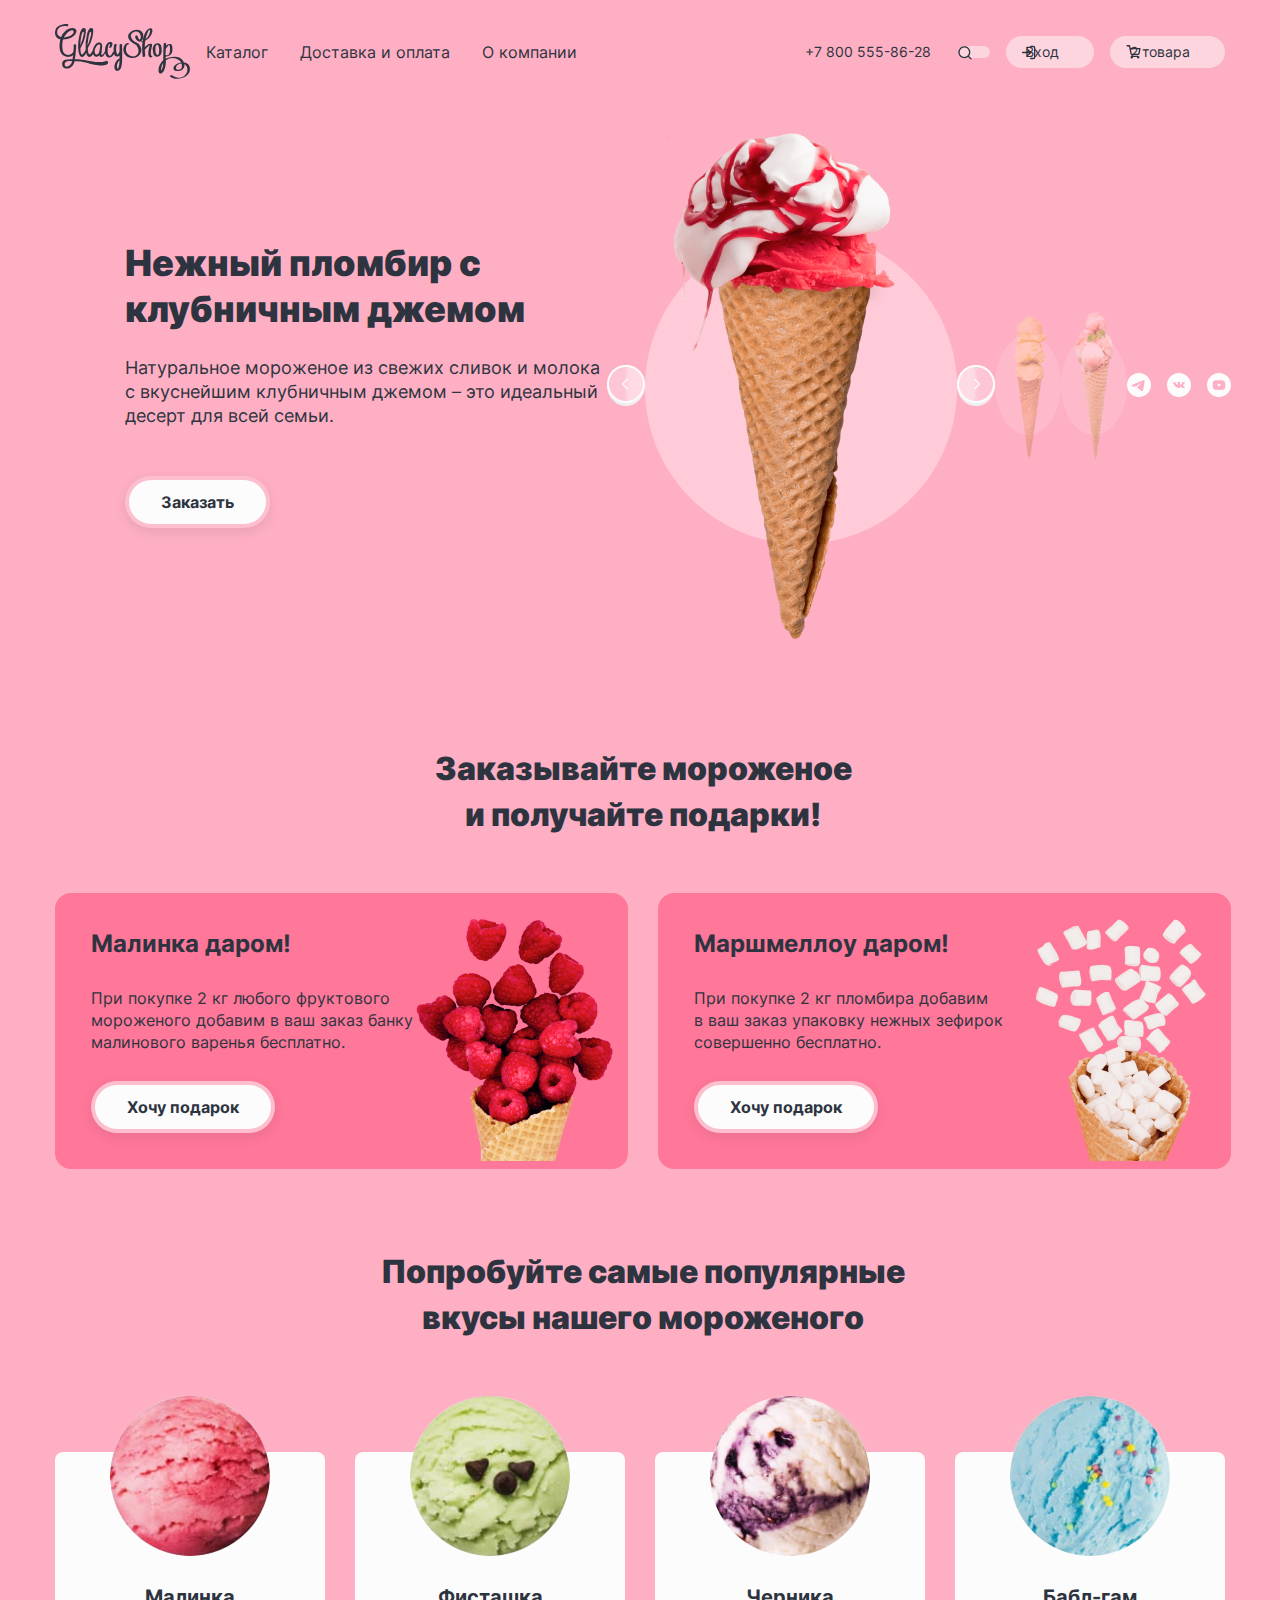
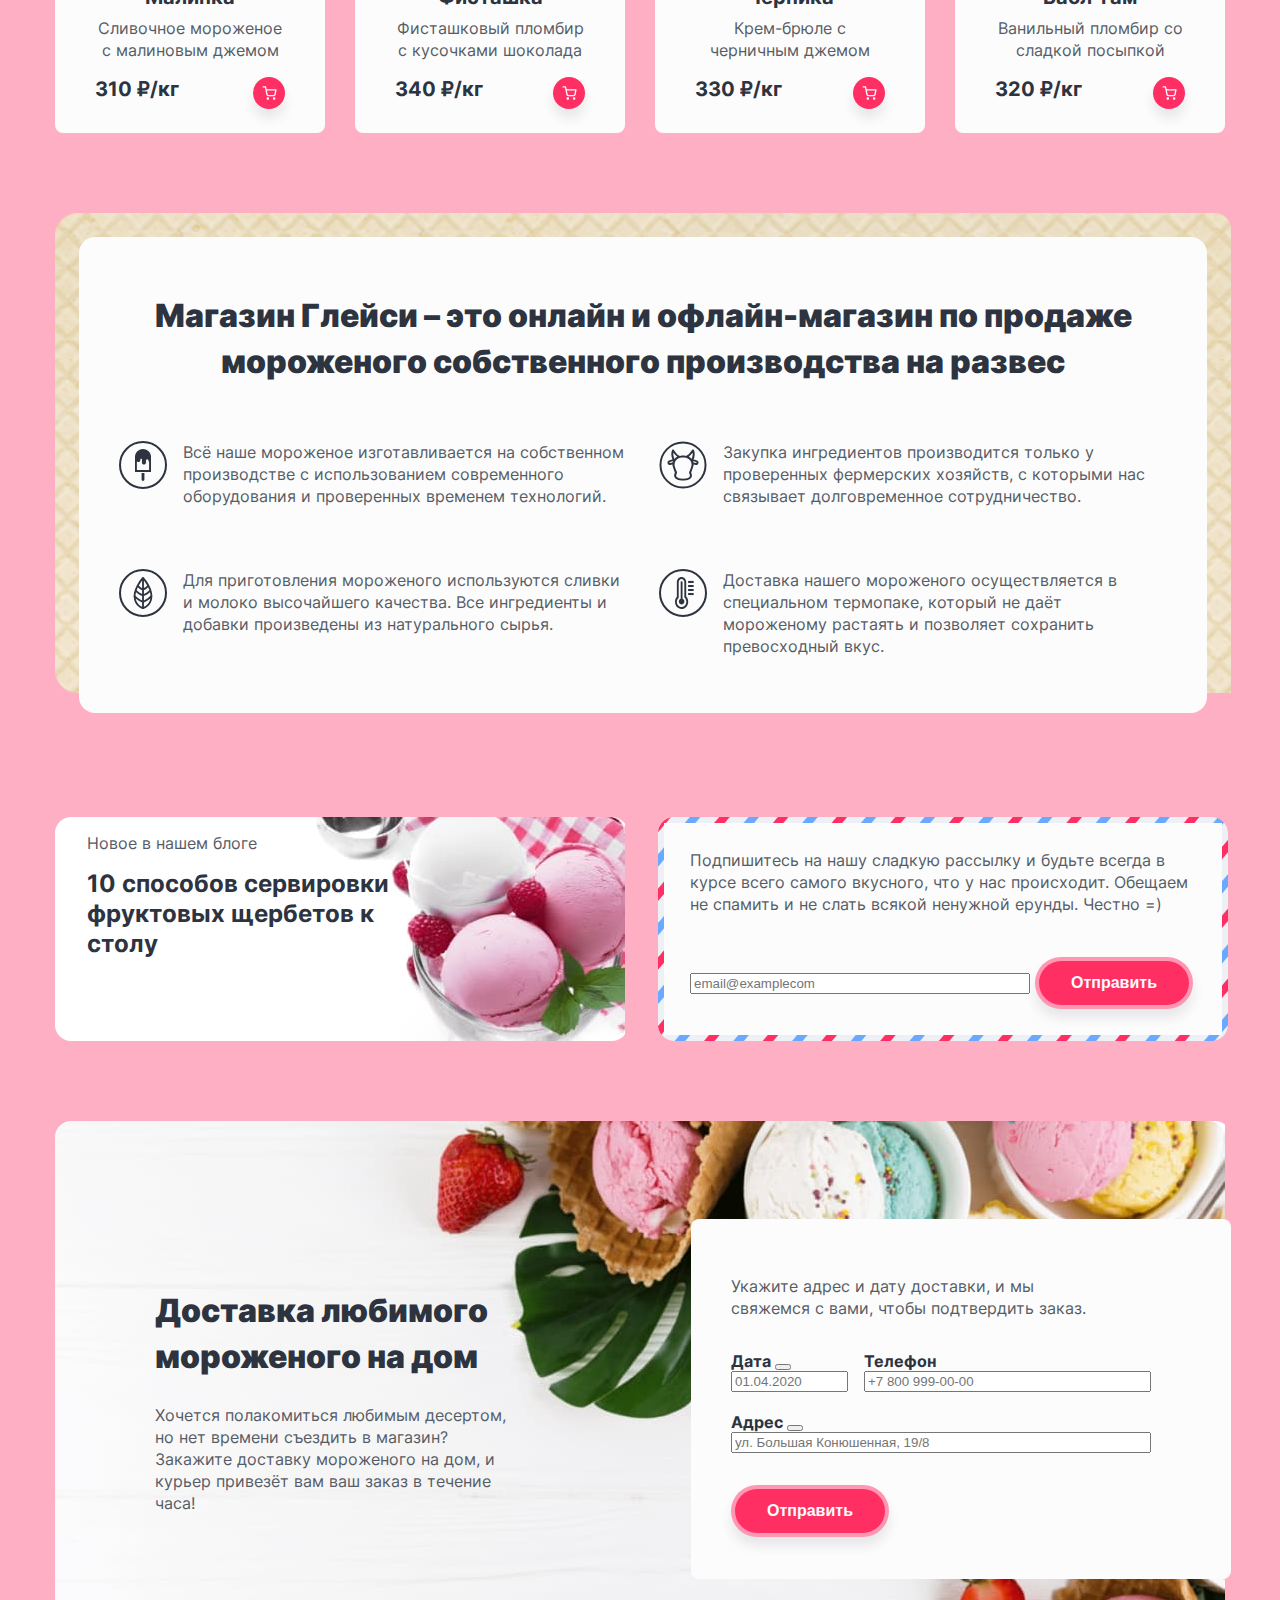
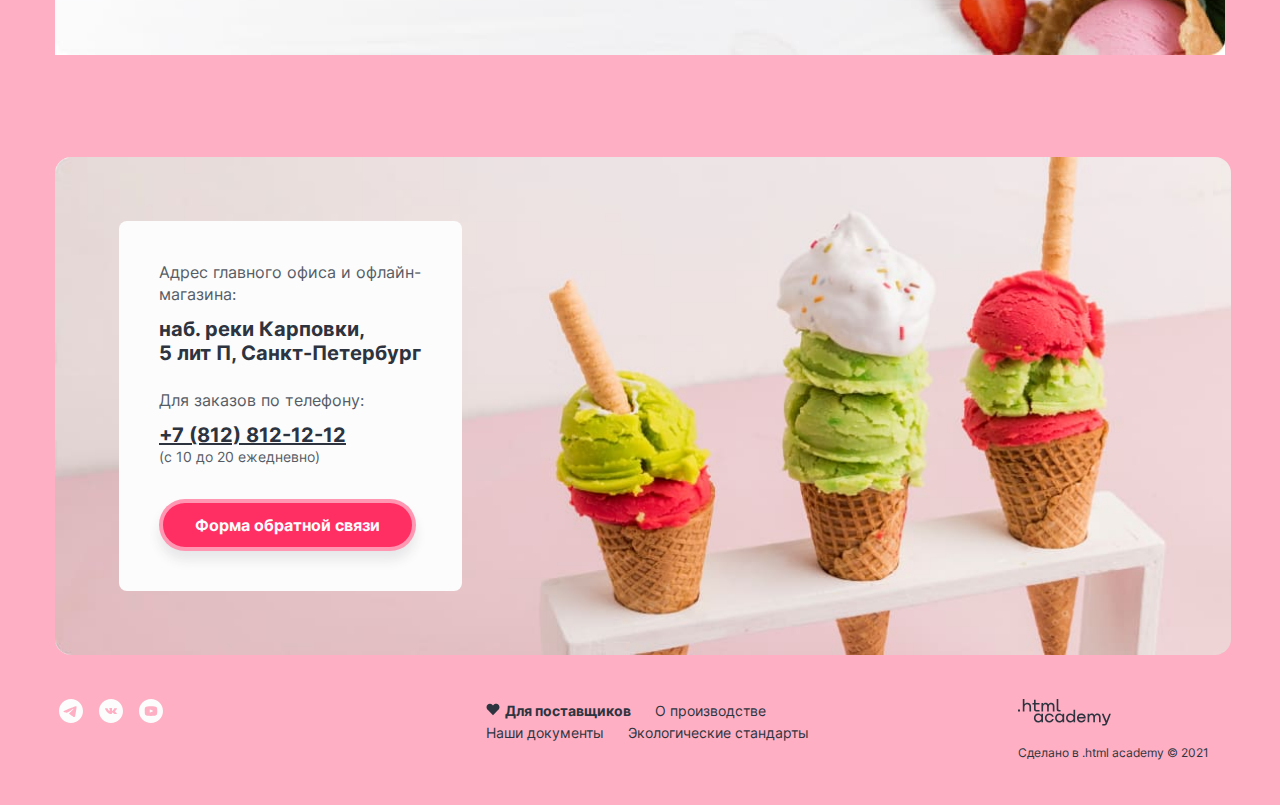
<file: 8/index.html>
<!DOCTYPE html>
<html lang="ru">

  <head>
    <meta charset="utf-8">
    <title>HTML Academy: Глейси</title>
    <link rel="stylesheet" href="styles/styles.css">
    <base href="https://htmlacademy-htmlcss.github.io/2067423-gllacy-34/8/">
</head>

  <body>
    <div class="page-container">
      <header class="page-header">
        <nav class="navigation">
          <img class="page-header-logo" src="image/header/logo-shop.svg" width="137" height="55"
            alt="Логотип Glasy shop">
          <ul class="navigation-list">
            <li class="navigation-item">
              <a class="navigation-link" href="catalog.html">Каталог</a>
            </li>
            <li class="navigation-item">
              <a class="navigation-link" href="#info-delivery">Доставка и оплата</a>
            </li>
            <li class="navigation-item">
              <a class="navigation-link" href="#about">О компании</a>
            </li>
          </ul>
          <ul class="navigation-user">
            <li class="navigation-item">
              <a class="navigation-link" href="tel:+78005558628">+7 800 555-86-28</a>
            </li>
            <li class="navigation-item">
              <a class="navigation-link" href="#">
              <svg class="navigation-icon" aria-hidden="true" focusable="false" width="14" height="14" fill="none" xmlns="http://www.w3.org/2000/svg"><path fill-rule="evenodd" clip-rule="evenodd" d="M1.663 6.188a4.667 4.667 0 1 1 8.028 3.237.674.674 0 0 0-.124.124 4.667 4.667 0 0 1-7.904-3.361Zm8.412 4.688a6 6 0 1 1 .943-.943l2.45 2.45a.667.667 0 1 1-.943.943l-2.45-2.45Z" /></svg>
              </a>
            </li>
            <li class="navigation-item">
              <a class="navigation-link navigation-link-login" href="#">
                <svg class="navigation-icon" aria-hidden="true" focusable="false" width="14" height="15" fill="none" xmlns="http://www.w3.org/2000/svg">
                  <path fill-rule="evenodd" clip-rule="evenodd" d="M8 1.525c0-.369.298-.667.667-.667h2.666a2
                  2 0 0 1 2 2v9.333a2 2 0 0 1-2 2H8.667a.667.667 0 0 1 0-1.333h2.666A.667.667 0 0 0
                  12 12.19V2.858a.666.666 0 0 0-.667-.667H8.667A.667.667 0 0 1 8 1.525ZM4.862 3.72c.26-.26.682-.26.943
                  0l3.329 3.329a.673.673 0 0 1 .2.476.664.664 0 0 1-.2.476l-3.33 3.328a.667.667 0 1
                  1-.942-.943l2.195-2.195H.667a.667.667 0 1 1 0-1.333h6.39L4.862 4.663a.667.667 0 0 1 0-.943Z" /></svg>
                Вход
              </a>
            </li>
            <li class="navigation-item">
              <a class="navigation-link navigation-link-login" href="#">
                <svg class="navigation-icon" aria-hidden="true" focusable="false" width="15" height="14" viewBox="0 0 15 14" fill="none" xmlns="http://www.w3.org/2000/svg">
                  <path fill-rule="evenodd" clip-rule="evenodd" d="M1.167.108a.667.667 0 1 0 0 1.333h1.77l.468 2.336a.664.664 0 0
                  0 .011.053l.967 4.833a1.826 1.826 0 0 0 1.819 1.47h5.62a1.826 1.826 0 0 0 1.819-1.47l.001-.005.927-4.861a.667.667 0 0 0-.655-.792H4.611L4.138.644a.667.667 0 0
                  0-.654-.536H1.167ZM5.69 8.402l-.813-4.064h8.23l-.775 4.067a.492.492 0 0 1-.492.395H6.183a.492.492 0 0 1-.492-.397Zm-1.134 3.961a1.246 1.246 0 1 1 2.492
                  0 1.246 1.246 0 0 1-2.492 0Zm6.374 0a1.246 1.246 0 1 1 2.491 0 1.246 1.246 0 0 1-2.491 0Z" />
                </svg>
                <span class="visually-hidden">
                  Корзина
                </span>
                2 товара
              </a>
            </li>
          </ul>
        </nav>
      </header>

      <main class="main-container main-index">
        <h1 class="visually-hidden">Glasy Shop</h1>
        <section class="carousel">
          <h2 class="visually-hidden">Карусель с тремя видами мороженого</h2>
          <div class="wrapper-description-carousel">
            <h3 class="card-title">Нежный пломбир с клубничным джемом</h3>
            <p class="card-description">Натуральное мороженое из свежих сливок
              и молока с вкуснейшим клубничным джемом – это идеальный десерт для всей семьи.</p>
            <a class="button  button-white" href="#">Заказать</a>
          </div>
          <button class="slider-button">
            <img class="arrow" src="../image/index/arrow-left.png" alt="Предыдущий слайд">
          </button>
          <img class="slider-image" src="image/index/main_image.png" alt="клубничное мороженое">
          <button class="slider-button">
            <img class="arrow" src="../image/index/arrow-right.png" alt="Следующий слайд">
          </button>
          <img class="ice-cream banana" src="image/index/slide-banana.png" width="66" height="150"
           alt="Мороженое со вкусом банана">
          <img class="ice-cream caramel" src="image/index/slide-caramel.png" width="66" height="150"
           alt="Мороженое с маршмеллоу">
          <ul class="social-media">
            <li class="social-media-item">
              <a class="social-link social-tg" href="https://t.me/htmlacademy">
                <span class="visually-hidden">
                  Telegram
                </span>
              </a>
            </li>
            <li class="social-media-item">
              <a class="social-link social-vk" href="https://vk.com/htmlacademy">
                <span class="visually-hidden">
                  Vkontakte
                </span>
              </a>
            </li>
            <li class="social-media-item">
              <a class="social-link social-Youtube" href="https://www.youtube.com/user/htmlacademyru">
                <span class="visually-hidden">
                  Youtube
                </span>
              </a>
            </li>
          </ul>
        </section>
        <section class="inner-section">
          <h2 class="inner-title title-gifts">
            Заказывайте мороженое и получайте подарки!
          </h2>
          <div class="index-columns">
            <article class="gifts raspeberry">
              <div class="wrapper-promo">
                <h3 class="promo-gifts">Малинка даром!</h3>
                <p class="description-of-raffle">При покупке 2 кг любого фруктового мороженого
                  добавим в ваш заказ банку малинового варенья бесплатно.</p>
                <a class="button  button-white button-gift" href="#">Хочу подарок</a>
              </div>
              <div class="promo-image">
                <img src="image/index/raspberry.png" alt="Малина в подарок">
              </div>
            </article>
            <article class="gifts marshmallow">
              <div class="wrapper-promo">
                <h3 class="promo-gifts"> Маршмеллоу даром!</h3>
                <p class="description-of-raffle">При покупке 2 кг пломбира добавим <br>в ваш заказ упаковку
                  нежных зефирок совершенно бесплатно.</p>
                <a class="button  button-white button-gift" href="#">Хочу подарок</a>
              </div>
              <div>
                <img src="image/index/marshmallow.png" alt="Маршмеллоу в подарок">
              </div>
            </article>
          </div>
        </section>
        <section class="inner-section">
          <h2 class="visually-hidden">Популярные вкусы</h2>
          <p class="inner-title popular">Попробуйте самые популярные вкусы нашего мороженого</p>
          <ul class="product-list">
            <li class="product-card">
              <img class="product-card-image" src="image/index/product-1.jpg" width="160" height="160"
                alt="Мороженое малинка">
              <div class="wrapper-item">
                <p class="name-item">Малинка</p>
                <p class=" description-item">Сливочное мороженое с малиновым джемом</p>
              <div class="product-card-price-container">
                  <b class="item-price">310 ₽/кг</b>
                  <a class="product-card-button button" href="#">
                    <span class="visually-hidden">
                      Корзина
                    </span>
                  </a>
                </div>
              </div>
            </li>
            <li class="product-card">
              <img class="product-card-image" src="image/index/product-2.jpg" width="160" height="160"
                alt="Мороженое Фисташка">
              <div class="wrapper-item">
                <h3 class="name-item">Фисташка</h3>
                <p class=" description-item">Фисташковый пломбир с кусочками шоколада</p>
                <div class="product-card-price-container">
                  <b class="item-price">340 ₽/кг</b>
                  <a class="product-card-button button" href="#">
                    <span class="visually-hidden">
                      Корзина
                    </span>
                  </a>
                </div>
              </div>
            </li>
            <li class="product-card">
              <img class="product-card-image" src="image/index/product-3.jpg" width="160" height="160"
                alt="Мороженое Черника">
              <div class="wrapper-item">
                <h3 class="name-item">Черника</h3>
                <p class=" description-item">Крем-брюле с черничным джемом</p>
                <div class="product-card-price-container">
                  <b class="item-price">330 ₽/кг</b>
                  <a class="product-card-button button" href="#">
                    <span class="visually-hidden">
                      Корзина
                    </span>
                  </a>
                </div>
            </div>
            </li>
            <li class="product-card">
              <img class="product-card-image" src="image/index/product-4.jpg" width="160" height="160"
                alt="Мороженое Бабл-гам">
              <div class="wrapper-item">
                <h3 class="name-item">Бабл-гам</h3>
                <p class=" description-item">Ванильный пломбир
                  со сладкой посыпкой</p>
                  <div class="product-card-price-container">
                    <b class="item-price">320 ₽/кг</b>
                    <a class="product-card-button button" href="#">
                      <span class="visually-hidden">
                        Корзина
                      </span>
                    </a>
                  </div>
              </div>
            </li>
          </ul>
        </section>
        <div class="wrapper-advantages" id="about">
          <section class="advantages" >
            <p class="inner-title title-advantages">Магазин Глейси – это онлайн и офлайн-магазин по продаже мороженого собственного
              производства на развес</p>
            <ul class="advantages-list">
              <li class="advantages-item">
                <img class="advantages-pic" src="image/index/ice-cream.svg" width="48" height="48" alt="ice-cream">
                <p class=" description"> Всё наше мороженое изготавливается на собственном производстве
                  с использованием современного оборудования и проверенных временем технологий.
                </p>
              </li>
              <li class="advantages-item">
                <img class="advantages-pic" src="image/index/leaf.svg" width="48" height="48" alt="leaf">
                <p class=" description">Для приготовления мороженого используются сливки и молоко высочайшего качества.
                  Все ингредиенты
                  и добавки произведены из натурального сырья.
                </p>
              </li>
              <li class="advantages-item">
                <img class="advantages-pic" src="image/index/cow.svg" width="48" height="48" alt="cow">
                <p class=" description"> Закупка ингредиентов производится только у проверенных фермерских хозяйств, с которыми
                  нас связывает долговременное сотрудничество.
                </p>
              </li>
              <li class="advantages-item">
                <img class="advantages-pic" src="image/index/thermometr.svg" width="48" height="48" alt="temperature">
                <p class=" description">Доставка нашего мороженого осуществляется в специальном термопаке,
                  который не даёт мороженому растаять и позволяет сохранить превосходный вкус.
                </p>
              </li>
            </ul>
          </section>
        </div>
        <div class="store-news">
          <section class="blog">
            <p class="title-blog">Новое в нашем блоге</p>
            <p class="title-post">10 способов сервировки фруктовых щербетов к столу</p>
          </section>
          <section class="subscribe">
            <div class="wrapper-subscribe">
              <p class="description">Подпишитесь на нашу сладкую рассылку и будьте всегда
                в курсе всего самого вкусного, что у нас происходит. Обещаем не спамить и не слать всякой ненужной
                ерунды. Честно =)
              </p>
              <form class="subcribe-form" action="https://echo.htmlacademy.ru/" method="post">
                <label for="user-email"></label>
                <input class="email" type="email" name="e-mail" id="user-email" placeholder="email@examplecom">
                <button class="button" type="submit">Отправить</button>
              </form>
            </div>
          </section>
        </div>
        <section class="delivery" id="info-delivery">
          <div class="wrapper-delivery">
            <h2 class="inner-title title-delivery">Доставка любимого мороженого на дом</h2>
            <p class="description description-delivery">Хочется полакомиться любимым десертом, но нет времени съездить в
              магазин?
              Закажите доставку мороженого на дом, и курьер привезёт вам ваш заказ в течение часа!
            </p>
          </div>
          <div class="wrapper-form">
            <p class="description">Укажите адрес и дату доставки, и мы свяжемся с вами, чтобы подтвердить заказ.</p>
            <form class="delivery-form" action="https://echo.htmlacademy.ru/" method="post">
              <p class="field-group appointment-form-date">
                <label for="form-label">
                  Дата
                  <button class="info">
                    <span class="visually-hidden">Посмотреть дополнительную информацию</span>
                  </button>
                </label>
                <input type="text" id="delivery-date" placeholder="01.04.2020">
              </p>
              <p class="field-group appointment-form-phone">
                <label for="form-label">Телефон</label>
                <input type="text" id="delivery-phone" placeholder="+7 800 999-00-00">
              </p>
              <p class="field-group appointment-form-adress">
                <label for="form-label">
                  Адрес
                  <button class="info">
                    <span class="visually-hidden">Посмотреть дополнительную информацию</span>
                  </button>
                </label>
                <input type="text" id="delivery-adress" placeholder="ул. Большая Конюшенная, 19/8">
              </p>
            </form>
            <button class="button" type="submit">Отправить</button>
          </div>
        </section>
        <section class="contacts">
          <div class="wrapper-contacts">
            <p class="description">Адрес главного офиса  и офлайн-магазина:</p>
            <p class="adress">наб. реки Карповки, <br>5 лит П, Санкт-Петербург</p>
            <p class="contact-phone-text">Для заказов по телефону:</p>
            <a class="contacts-phone" href="tel:+78128121212">+7 (812) 812-12-12</a>
            <p class="shedule">(с 10 до 20 ежедневно)</p>
            <a class="button button-feedback" href="#">Форма обратной связи</a>
          </div>
        </section>
      </main>

      <footer class="page-footer">
        <section class="footer-social">
          <h2 class="visually-hidden">Социальные сети</h2>
          <ul class="social-media">
            <li class="social-media-item">
              <a class="social-link social-tg" href="https://t.me/htmlacademy">
                <span class="visually-hidden">
                  Telegram
                </span>
              </a>
            </li>
            <li class="social-media-item">
              <a class="social-link social-vk" href="https://vk.com/htmlacademy">
                <span class="visually-hidden">
                  Vkontakte
                </span>
              </a>
            </li>
            <li class="social-media-item">
              <a class="social-link social-Youtube" href="https://www.youtube.com/user/htmlacademyru">
                <span class="visually-hidden">
                  Youtube
                </span>
              </a>
            </li>
          </ul>
        </section>
        <section class="footer-documentation">
          <h2 class="visually-hidden">Документация</h2>
          <ul class="footer-list-documents">
            <li class="footer-doc-item">
              <span><img class="suppliers" src="image/index/heart.svg" width="14" height="13" alt="heart">
                <a class="suppliers" href="#">Для поставщиков</a></span>
            </li>
            <li class="footer-doc-item">
              <a class="about-production" href="#">О производстве</a>
            </li>
            <li class="footer-doc-item">
              <a class="about-production" href="#">Наши документы</a>
            </li>
            <li class="footer-doc-item">
              <a class="our-documents" href="#">Экологические стандарты</a>
            </li>
          </ul>
        </section>
        <section class="about">
          <img class="logo-htmlacademy" alt="ЛОГО" src="image/logo_htmlacademy.svg" width="93" height="27">
          <p class="by">Сделано в .html academy © 2021</p>
        </section>
    </footer>

    </div>
  </body>

</html>
</file>
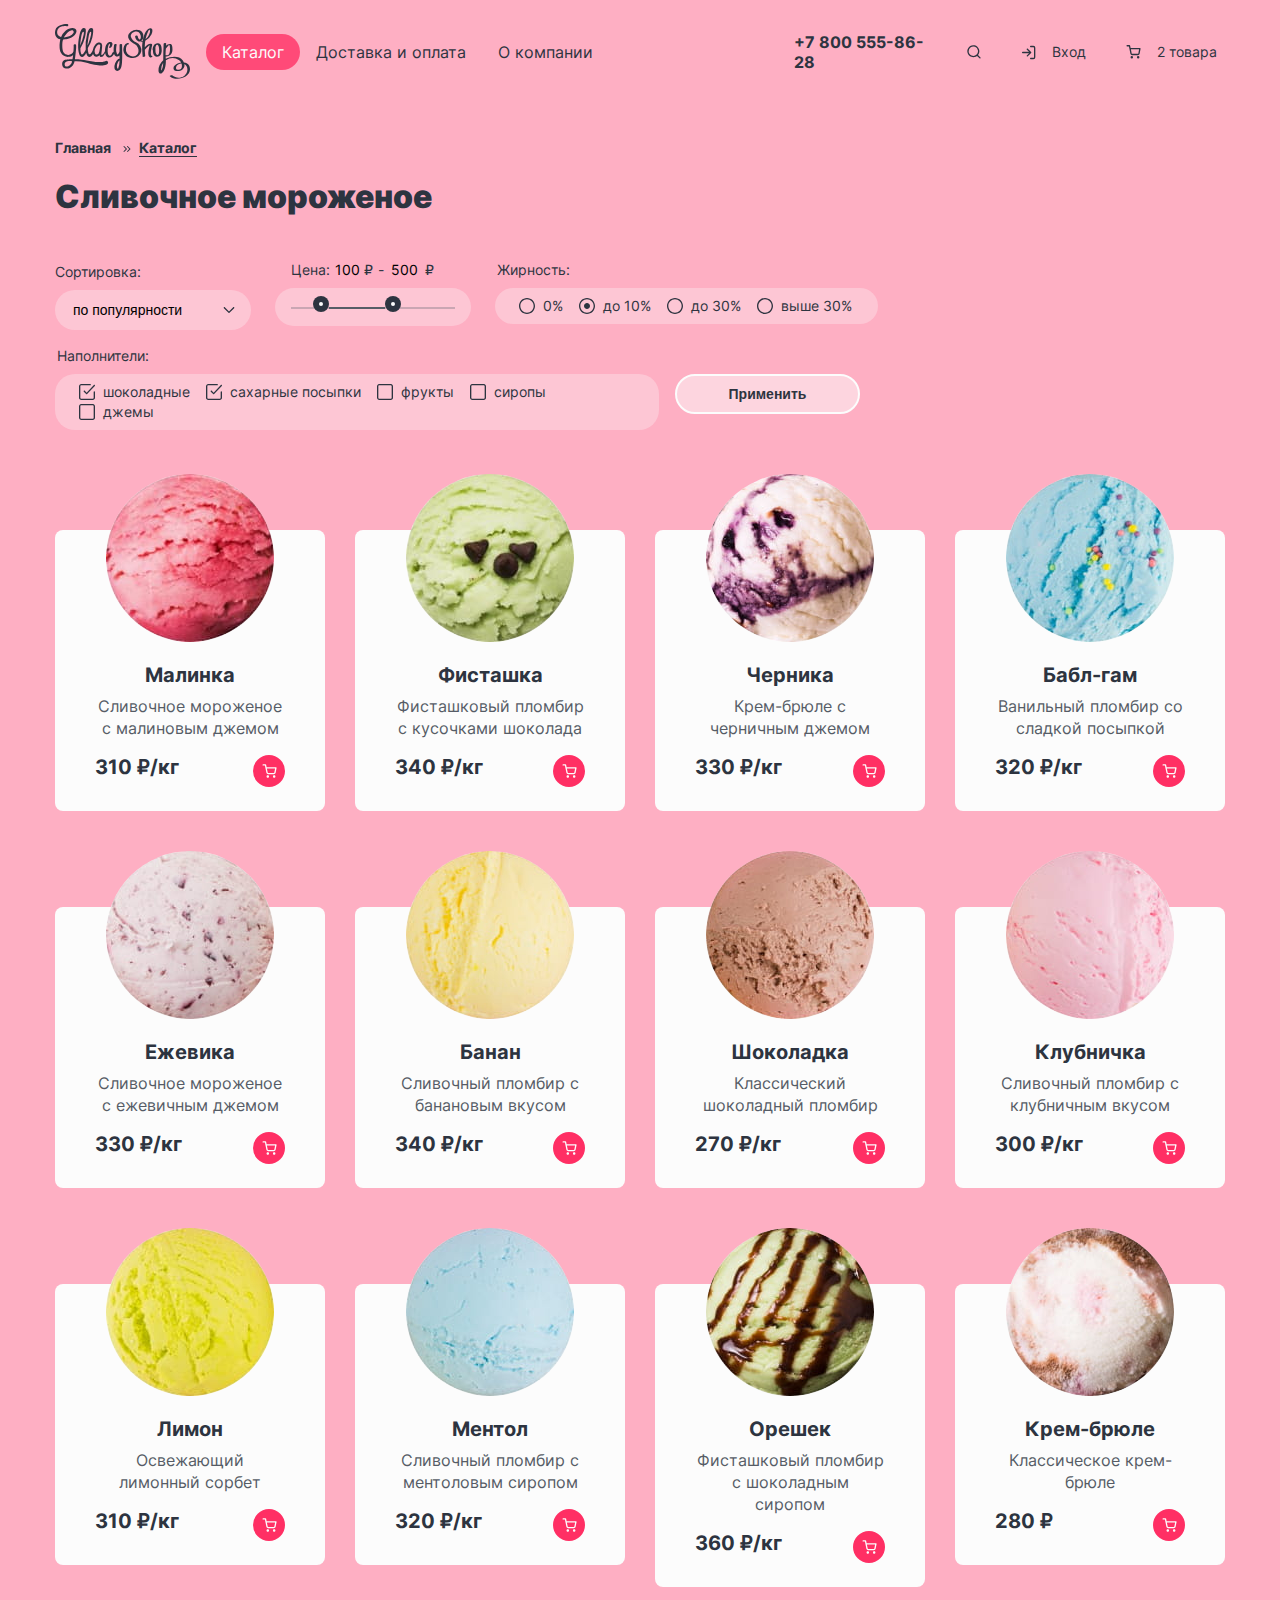
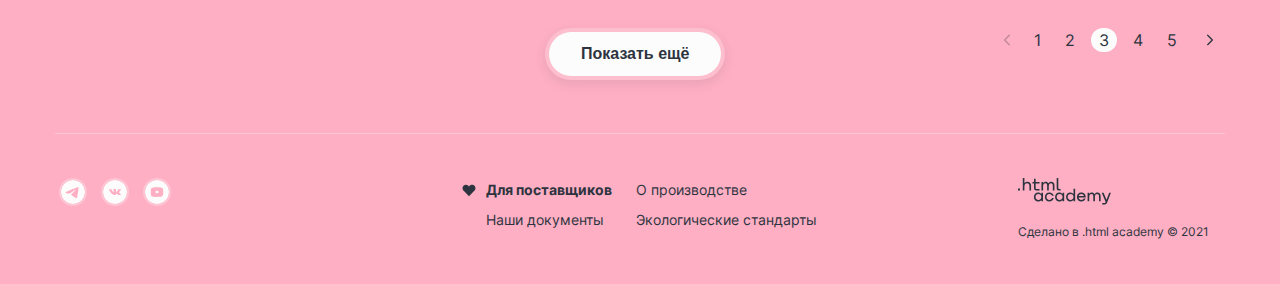
<file: catalog.html>
<!DOCTYPE html>
<html lang="ru">
  <head>
    <meta charset="utf-8">
    <title>HTML Academy: Глейси</title>
    <link rel="stylesheet" href="styles/styles.css">
    <link rel="icon" href="favicon.ico">
    <link rel="icon" type="image/png" href="image/favicon-32x32.png">
  </head>
  <body>
    <div class="page-container">
      <header class="page-header">
        <nav class="navigation">
          <img class="page-header-logo" src="image/header/logo-shop.svg" width="137" height="55"
            alt="Логотип Glasy shop">
          <ul class="navigation-list">
            <li class="navigation-item">
              <a class="navigation-link navigation-link-current" href="catalog.html">Каталог</a>
            </li>
            <li class="navigation-item">
              <a class="navigation-link" href="#info-delivery">Доставка и оплата</a>
            </li>
            <li class="navigation-item">
              <a class="navigation-link" href="#about">О компании</a>
            </li>
          </ul>
          <ul class="navigation-user">
            <li class="navigation-item">
              <a class="navigation-link-phone" href="tel:+78005558628">+7 800 555-86-28</a>
            </li>
            <li class="navigation-item">
              <a class="navigation-link link-search" href="#">
              <svg class="navigation-icon" aria-hidden="true" focusable="false" width="14" height="14" fill="none" xmlns="http://www.w3.org/2000/svg"><path fill-rule="evenodd" clip-rule="evenodd" d="M1.663 6.188a4.667 4.667 0 1 1 8.028 3.237.674.674 0 0 0-.124.124 4.667 4.667 0 0 1-7.904-3.361Zm8.412 4.688a6 6 0 1 1 .943-.943l2.45 2.45a.667.667 0 1 1-.943.943l-2.45-2.45Z" /></svg>
              </a>
            </li>
            <li class="navigation-item">
              <a class="navigation-link navigation-link-login" href="#">
                <svg class="navigation-icon" aria-hidden="true" focusable="false" width="14" height="15" fill="none" xmlns="http://www.w3.org/2000/svg">
                  <path fill-rule="evenodd" clip-rule="evenodd" d="M8 1.525c0-.369.298-.667.667-.667h2.666a2
                  2 0 0 1 2 2v9.333a2 2 0 0 1-2 2H8.667a.667.667 0 0 1 0-1.333h2.666A.667.667 0 0 0
                  12 12.19V2.858a.666.666 0 0 0-.667-.667H8.667A.667.667 0 0 1 8 1.525ZM4.862 3.72c.26-.26.682-.26.943
                  0l3.329 3.329a.673.673 0 0 1 .2.476.664.664 0 0 1-.2.476l-3.33 3.328a.667.667 0 1
                  1-.942-.943l2.195-2.195H.667a.667.667 0 1 1 0-1.333h6.39L4.862 4.663a.667.667 0 0 1 0-.943Z" /></svg>
                <span class="content">Вход</span>
              </a>
            </li>
            <li class="navigation-item">
              <a class="navigation-link navigation-link-login" href="#">
                <svg class="navigation-icon" aria-hidden="true" focusable="false" width="15" height="14" viewBox="0 0 15 14" fill="none" xmlns="http://www.w3.org/2000/svg">
                  <path fill-rule="evenodd" clip-rule="evenodd" d="M1.167.108a.667.667 0 1 0 0 1.333h1.77l.468 2.336a.664.664 0 0
                  0 .011.053l.967 4.833a1.826 1.826 0 0 0 1.819 1.47h5.62a1.826 1.826 0 0 0 1.819-1.47l.001-.005.927-4.861a.667.667 0 0 0-.655-.792H4.611L4.138.644a.667.667 0 0
                  0-.654-.536H1.167ZM5.69 8.402l-.813-4.064h8.23l-.775 4.067a.492.492 0 0 1-.492.395H6.183a.492.492 0 0 1-.492-.397Zm-1.134 3.961a1.246 1.246 0 1 1 2.492
                  0 1.246 1.246 0 0 1-2.492 0Zm6.374 0a1.246 1.246 0 1 1 2.491 0 1.246 1.246 0 0 1-2.491 0Z" />
                </svg>
                <span class="visually-hidden">
                  Корзина
                </span>
                <span class="content">2 товара</span>
              </a>
              <div class="popover popover-cart">
                <div class="popover-content">
                  <h2 class="popover-title">Корзина</h2>
                  <ul class="cart-items-list">
                    <li class="cart-item">
                      <div class="wrapper-item-cart">
                        <img class="image-cart-item" src="image/pop-over/cart-strawberry.png" width="46" height="46" alt="мороженое малинка">
                        <p class="cart-item-title">
                          <span class="title-item">Малинка</span>
                          <span class="description-item-cart">1 кг х 310 ₽</span>
                        </p>
                      </div>
                      <div class="wrapper-item-price">
                        <p class="cart-item-price">
                          310 ₽
                        </p>
                        <button type="button" class="cart-item-button">
                          <svg class="close-cart" aria-hidden="true" focusable="false" width="10" height="10" fill="none" xmlns="http://www.w3.org/2000/svg"><path fill-rule="evenodd" clip-rule="evenodd" d="M9.803 1.138A.667.667 0 1 0 8.86.195L5 4.056 1.137.196a.667.667 0 1 0-.943.942L4.056 5 .196 8.86a.667.667 0 0 0 .942.943L5 5.942 8.86 9.803a.667.667 0 1 0 .943-.943L5.942 5l3.861-3.862Z" fill="#2D3440"/></svg>
                          <span class="visually-hidden">Удалить из корзины</span>
                        </button>
                      </div>
                    </li>
                    <li class="cart-item">
                      <div class="wrapper-item-cart">
                        <img class="image-cart-item" src="image/pop-over/cart-buble-gum.png" width="46" height="46" alt="мороженое бабл-га">
                        <p class="cart-item-title">
                          <span class="title-item">Бабл-гам</span>
                          <span class="description-item-cart">1,5 кг х 320 ₽</span>
                        </p>
                      </div>
                      <div class="wrapper-item-price">
                        <p class="cart-item-price">480 ₽</p>
                        <button type="button" class="cart-item-button ">
                          <svg class="close-cart" aria-hidden="true" focusable="false" width="10" height="10" fill="none" xmlns="http://www.w3.org/2000/svg"><path fill-rule="evenodd" clip-rule="evenodd" d="M9.803 1.138A.667.667 0 1 0 8.86.195L5 4.056 1.137.196a.667.667 0 1 0-.943.942L4.056 5 .196 8.86a.667.667 0 0 0 .942.943L5 5.942 8.86 9.803a.667.667 0 1 0 .943-.943L5.942 5l3.861-3.862Z" fill="#2D3440"/></svg>
                          <span class="visually-hidden">Удалить из корзины</span>
                        </button>
                      </div>
                    </li>
                  </ul>
                  <div class="order">
                    <button type="button" class="button order-button">Оформить заказ</button>
                    <p class="total-order">Итого: 790 ₽</p>
                  </div>
                </div>
              </div>
            </li>
          </ul>
        </nav>
      </header>

      <main class="main-container main-inner">
        <header class="inner-header">
          <ul class="breadcrumbs">
            <li class="breadcrumbs-item">
              <a class="breadcrumbs-link" href="index.html">Главная</a>
            </li>
            <li class="breadcrumbs-item">
              <a class="breadcrumbs-link breadcrumbs-link-current">Каталог</a>
            </li>
          </ul>
          <h1 class="header-title">Сливочное мороженое</h1>
        </header>

        <section class="filters">
          <h2 class="visually-hidden" hidden>Список товаров с фильтрами</h2>
          <form class="catalog-filter" action="https://echo.htmlacademy.ru/" method="get">
            <div class="wrapper-first-row-filter">
              <label class="label-sorting">
               <span class="catalog-filter-title">Сортировка:</span>
               <select class="select-control">
                <option value="popular">по популярности</option>
                <option value="cheap">сначала дешевле</option>
                <option value="expensive">сначала дороже</option>
               </select>
              </label>
              <fieldset class="catalog-filter-group">
                <legend class="visually-hidden">Цена:</legend>
                <div class="range">
                  <div class="range-wrapper-inputs">
                    <label class="catalog-filter-label">
                      Цена: <input class="range-input" type="number" value="100" name="min-price"> ₽
                    </label>
                    <label class="catalog-filter-label">
                      - <input class="range-input" type="number" value="500" name="max-price" style="width: 37px"> ₽
                    </label>
                  </div>
                  <div class="wrapper-range-scale">
                     <div class="range-scale">
                      <div class="range-bar" style="left:38px;width:56px;">
                        <button class="range-toggle toggle-min" type="button">
                          <span class="visually-hidden">Минимальная цена.</span>
                        </button>
                        <button class="range-toggle toggle-max" type="button">
                          <span class="visually-hidden">Максимальная цена.</span>
                        </button>
                      </div>
                     </div>
                </div>
                </div>
              </fieldset>
              <fieldset class="catalog-filter-group filter-calories">
                <legend class="catalog-filter-title wrapper-name">Жирность:</legend>
                <ul class="catalog-filter-list">
                  <li class="catalog-filter-item">
                    <label class="control">
                      <input class="visually-hidden control-input" type="radio" name="product-group">
                      <span class="control-radio"></span>
                      <span class="content-filter-calories">0%</span>
                    </label>
                  </li>
                  <li class="catalog-filter-item">
                    <label class="control">
                      <input class="visually-hidden control-input" type="radio" name="product-group" checked>
                      <span class="control-radio"></span>
                      <span class="content-filter-calories">до 10%</span>
                    </label>
                  </li>
                  <li class="catalog-filter-item">
                    <label class="control">
                      <input class="visually-hidden control-input" type="radio" name="product-group">
                      <span class="control-radio"></span>
                      <span class="content-filter-calories">до 30%</span>
                    </label>
                  </li>
                  <li class="catalog-filter-item">
                    <label class="control">
                      <input class="visually-hidden control-input" type="radio" name="product-group">
                      <span class="control-radio"></span>
                      <span class="content-filter-calories">выше 30%</span>
                    </label>
                  </li>
                </ul>
              </fieldset>
            </div>
            <div class="wrapper-second-row-filter">
              <fieldset class="catalog-filter-group filter-fillers">
                <legend class="catalog-filter-title fillers">Наполнители:</legend>
                <ul class="catalog-filter-list">
                  <li class="catalog-filter-item">
                    <label class="control">
                      <input class="visually-hidden control-input" type="checkbox" name="chocolate" checked>
                      <span class="control-mark">
                      </span>
                      <span class="control-label">
                        шоколадные
                      </span>
                    </label>
                  </li>
                  <li class="catalog-filter-item">
                    <label class="control">
                      <input class="visually-hidden control-input" type="checkbox" name="sugar" checked>
                      <span class="control-mark">
                      </span>
                      <span class="control-label">
                        сахарные посыпки
                      </span>
                    </label>
                  </li>
                  <li class="catalog-filter-item">
                    <label class="control">
                      <input class="visually-hidden control-input" type="checkbox" name="fruits">
                      <span class="control-mark">
                      </span>
                      <span class="control-label">
                        фрукты
                      </span>
                    </label>
                  </li>
                  <li class="catalog-filter-item">
                    <label class="control">
                      <input class="visually-hidden control-input" type="checkbox" name="syrups">
                      <span class="control-mark">
                      </span>
                      <span class="control-label">
                        сиропы
                      </span>
                    </label>
                  </li>
                  <li class="catalog-filter-item">
                    <label class="control">
                      <input class="visually-hidden control-input" type="checkbox" name="jams">
                      <span class="control-mark">
                      </span>
                      <span class="control-label">
                        джемы
                      </span>
                    </label>
                  </li>
                </ul>
              </fieldset>
              <div class="wrapper-button-filter">
                <button class="button-filter" type="submit">Применить</button>
              </div>
            </div>
          </form>
        </section>
        <section class="catalog">
          <ul class="product-list">
            <li class="product-card">
              <img class="product-card-image" src="image/catalog/product-1.jpg" width="168" height="168" alt="малиновое морожение">
              <div class="wrapper-item">
                <a class="product-card-link" href="product.html">
                  <h3 class="name-item">Малинка</h3>
                </a>
                <p class="description-item">Сливочное мороженое с малиновым джемом</p>
                <div class="product-card-price-container">
                  <b class="item-price">310 ₽/кг</b>
                  <button class="product-card-button" type="button">
                    <span class="visually-hidden">
                     Корзина
                    </span>
                  </button>
                </div>
              </div>
            </li>
            <li class="product-card">
              <img class="product-card-image" src="image/catalog/product-2.jpg" width="168" height="168" alt="">
              <div class="wrapper-item">
                <a class="product-card-link" href="product.html">
                  <h3 class="name-item">Фисташка</h3>
                </a>
                <p class="description-item">Фисташковый пломбир с кусочками шоколада</p>
                <div class="product-card-price-container">
                  <b class="item-price">340 ₽/кг</b>
                  <button class="product-card-button" type="button">
                    <span class="visually-hidden">
                     Корзина
                    </span>
                  </button>
                 </div>
              </div>
            </li>
            <li class="product-card">
              <img class="product-card-image" src="image/catalog/product-3.jpg" width="168" height="168" alt="">
              <div class="wrapper-item">
                <a class="product-card-link" href="product.html">
                  <h3 class="name-item">Черника</h3>
                </a>
                <p class="description-item">Крем-брюле с черничным джемом</p>
                <div class="product-card-price-container">
                <b class="item-price">330 ₽/кг</b>
                <button class="product-card-button" type="button">
                  <span class="visually-hidden">
                   Корзина
                  </span>
                </button>
               </div>
              </div>
            </li>
            <li class="product-card">
              <img class="product-card-image" src="image/catalog/product-4.jpg" width="168" height="168" alt="">
              <div class="wrapper-item">
                <a class="product-card-link" href="product.html">
                  <h3 class="name-item">Бабл-гам</h3>
                </a>
                 <p class="description-item">Ванильный пломбир со сладкой посыпкой</p>
                <div class="product-card-price-container">
                  <b class="item-price">320 ₽/кг</b>
                  <button class="product-card-button" type="button">
                    <span class="visually-hidden">
                     Корзина
                    </span>
                  </button>
                 </div>
              </div>
            </li>
            <li class="product-card">
               <img class="product-card-image" src="image/catalog/product-5.jpg" width="168" height="168" alt="мороженое ежевика">
              <div class="wrapper-item">
                <a class="product-card-link" href="product.html">
                  <h3 class="name-item">Ежевика</h3>
                </a>
                <p class="description-item">Сливочное мороженое с ежевичным джемом</p>
                <div class="product-card-price-container">
                  <b class="item-price">330 ₽/кг</b>
                  <button class="product-card-button" type="button">
                    <span class="visually-hidden">
                    Корзина
                    </span>
                  </button>
                </div>
              </div>
            </li>
            <li class="product-card">
               <img class="product-card-image" src="image/catalog/product-6.jpg" width="168" height="168" alt="банановое мороженое">
              <div class="wrapper-item">
                <a class="product-card-link" href="product.html">
                  <h3 class="name-item">Банан</h3>
                </a>
                <p class="description-item">Сливочный пломбир с банановым вкусом</p>
                <div class="product-card-price-container">
                  <b class="item-price">340 ₽/кг</b>
                  <button class="product-card-button" type="button">
                    <span class="visually-hidden">
                    Корзина
                    </span>
                  </button>
                </div>
              </div>
            </li>
            <li class="product-card">
               <img class="product-card-image" src="image/catalog/product-7.jpg" width="168" height="168" alt="шоколадное мороженое">
              <div class="wrapper-item">
                <a class="product-card-link" href="product.html">
                  <h3 class="name-item">Шоколадка</h3>
                </a>
                <p class="description-item">Классический шоколадный пломбир</p>
                <div class="product-card-price-container">
                  <b class="item-price">270 ₽/кг</b>
                 <button class="product-card-button" type="button">
                    <span class="visually-hidden">
                    Корзина
                    </span>
                  </button>
                </div>
              </div>
            </li>
            <li class="product-card">
               <img class="product-card-image" src="image/catalog/product-8.jpg" width="168" height="168" alt="клубничное мороженое">
              <div class="wrapper-item">
                <a class="product-card-link" href="product.html">
                  <h3 class="name-item">Клубничка</h3>
                </a>
                <p class="description-item">Сливочный пломбир с клубничным вкусом</p>
                <div class="product-card-price-container">
                  <b class="item-price">300 ₽/кг</b>
                 <button class="product-card-button" type="button">
                    <span class="visually-hidden">
                    Корзина
                    </span>
                  </button>
                </div>
              </div>
            </li>
            <li class="product-card">
               <img class="product-card-image" src="image/catalog/product-9.jpg" width="168" height="168" alt="мороженое">
              <div class="wrapper-item">
                <a class="product-card-link" href="product.html">
                  <h3 class="name-item">Лимон</h3>
                </a>
                <p class="description-item">Освежающий лимонный сорбет</p>
                <div class="product-card-price-container">
                  <b class="item-price">310 ₽/кг</b>
                 <button class="product-card-button" type="button">
                    <span class="visually-hidden">
                    Корзина
                    </span>
                  </button>
                </div>
              </div>
            </li>
            <li class="product-card">
              <img class="product-card-image" src="image/catalog/product-10.jpg" width="168" height="168" alt="мороженое">
              <div class="wrapper-item">
                <a class="product-card-link" href="product.html">
                  <h3 class="name-item">Ментол</h3>
                </a>
                <p class="description-item">Сливочный пломбир с ментоловым сиропом</p>
                <div class="product-card-price-container">
                  <b class="item-price">320 ₽/кг</b>
                 <button class="product-card-button" type="button">
                    <span class="visually-hidden">
                    Корзина
                    </span>
                  </button>
                </div>
              </div>
            </li>
            <li class="product-card">
              <img class="product-card-image" src="image/catalog/product-11.jpg" width="168" height="168" alt="мороженое">
              <div class="wrapper-item">
                <a class="product-card-link" href="product.html">
                  <h3 class="name-item">Орешек</h3>
                </a>
                <p class="description-item">Фисташковый пломбир с шоколадным сиропом</p>
                <div class="product-card-price-container">
                  <b class="item-price">360 ₽/кг</b>
                 <button class="product-card-button" type="button">
                    <span class="visually-hidden">
                    Корзина
                    </span>
                  </button>
                </div>
              </div>
            </li>
            <li class="product-card">
              <img class="product-card-image" src="image/catalog/product-12.jpg" width="168" height="168" alt="мороженое">
              <div class="wrapper-item">
                <a class="product-card-link" href="product.html">
                  <h3 class="name-item">Крем-брюле</h3>
                </a>
                <p class="description-item">Классическое крем-брюле</p>
                <div class="product-card-price-container">
                  <b class="item-price">280 ₽</b>
                 <button class="product-card-button" type="button">
                    <span class="visually-hidden">
                    Корзина
                    </span>
                  </button>
                </div>
              </div>
            </li>
          </ul>
          <div class="pagination-container">
            <button class="button button-white pagination-show-more" type="button">Показать ещё</button>
            <ul class="pagination">
              <li class="pagination-item">
                <a class="pagination-link pagination-prev" href="#">
                  <svg class="pagination-arrow" aria-hidden="true" focusable="false" width="6" height="12" fill="none" xmlns="http://www.w3.org/2000/svg"><path fill-rule="evenodd" clip-rule="evenodd" d="M5.803 1.805a.665.665 0 1 0-.94-.94L.195 5.533a.665.665 0 0 0 0 .941l4.669 4.668a.665.665 0 1 0 .94-.94L1.605 6.003l4.198-4.198Z"  /></svg>
                  <span class="visually-hidden">Предыдущая страница</span>
                </a>
              </li>
              <li class="pagination-item">
                <a class="pagination-link" href="#">1</a>
              </li>
              <li class="pagination-item">
                <a class="pagination-link" href="#">2</a>
              </li>
              <li class="pagination-item">
                <a class="pagination-link pagination-link-current" href="#">3</a>
              </li>
              <li class="pagination-item">
                <a class="pagination-link" href="#">4</a>
              </li>
              <li class="pagination-item">
                <a class="pagination-link" href="#">5</a>
              </li>
              <li class="pagination-item">
                <a class="pagination-link pagination-next" href="#">
                  <svg class="pagination-arrow" aria-hidden="true" focusable="false" width="16" height="16" fill="none" xmlns="http://www.w3.org/2000/svg"><path fill-rule="evenodd" clip-rule="evenodd" d="M7.135 2.865a.665.665 0 1 0-.94.94l4.201 4.201-4.201 4.202a.665.665 0 0 0 .94.94l4.669-4.669.003-.002c.26-.26.26-.681 0-.94L7.135 2.864Z" fill="#2D3440"/></svg>                  <span class="visually-hidden">Следующая страница</span>
                </a>
              </li>
            </ul>
          </div>
        </section>
      </main>

      <footer class="page-footer">
        <section class="footer-social">
          <h2 class="visually-hidden">Социальные сети</h2>
          <ul class="social-media">
            <li class="social-media-item">
              <a class="social-link" href="https://t.me/htmlacademy">
                <svg class="social-icon" aria-hidden="true" focusable="false" width="24" height="24" fill="none" xmlns="http://www.w3.org/2000/svg"><path fill-rule="evenodd" clip-rule="evenodd" d="M24 12c0 6.627-5.373 12-12 12S0 18.627 0 12 5.373 0 12 0s12 5.373 12 12ZM12.43 8.859c-1.167.485-3.5 1.49-6.998 3.014-.568.226-.866.447-.893.663-.046.366.412.51 1.034.705.085.027.173.054.263.084.613.199 1.437.432 1.865.441.389.008.823-.152 1.302-.48 3.268-2.207 4.955-3.322 5.061-3.346.075-.017.179-.039.249.024.07.062.063.18.056.212-.046.193-1.84 1.862-2.77 2.726-.29.269-.495.46-.537.504-.094.097-.19.19-.282.279-.57.548-.996.96.024 1.632.49.323.882.59 1.273.856.427.291.853.581 1.405.943.14.092.274.187.405.28.497.355.944.673 1.496.623.32-.03.652-.331.82-1.23.397-2.126 1.179-6.73 1.36-8.628a2.112 2.112 0 0 0-.02-.472.506.506 0 0 0-.172-.325c-.143-.117-.365-.142-.465-.14-.451.008-1.143.249-4.476 1.635Z" /></svg>
                <span class="visually-hidden">
                  Telegram
                </span>
              </a>
            </li>
            <li class="social-media-item">
              <a class="social-link social-vk" href="https://vk.com/htmlacademy">
                <svg class="social-icon" aria-hidden="true" focusable="false" width="24" height="24" fill="none" xmlns="http://www.w3.org/2000/svg"><path fill-rule="evenodd" clip-rule="evenodd" d="M24 12c0 6.627-5.373 12-12 12S0 18.627 0 12 5.373 0 12 0s12 5.373 12 12Zm-11.412 2.975h-.717s-1.582.083-2.976-1.188c-1.52-1.388-2.863-4.14-2.863-4.14s-.077-.18.007-.268c.095-.098.352-.104.352-.104l1.715-.01s.161.024.277.098c.095.062.149.176.149.176s.277.615.644 1.17c.716 1.085 1.05 1.322 1.293 1.206.354-.17.248-1.533.248-1.533s.007-.496-.178-.716c-.143-.17-.414-.22-.533-.235-.096-.011.062-.207.267-.295.309-.133.854-.14 1.498-.135.501.005.645.032.842.074.455.096.44.405.41 1.07-.01.2-.02.43-.02.697 0 .06-.002.124-.004.19-.01.34-.023.73.233.876.132.074.453.011 1.256-1.185.381-.566.667-1.233.667-1.233s.062-.119.16-.17c.098-.051.232-.036.232-.036l1.805-.01s.542-.056.63.158c.091.226-.203.751-.94 1.612-.696.813-1.036 1.115-1.01 1.38.02.196.242.372.67.72.888.722 1.124 1.101 1.18 1.192a.447.447 0 0 0 .011.016c.398.578-.44.623-.44.623l-1.603.02s-.345.06-.798-.214c-.237-.142-.469-.375-.69-.597-.337-.339-.649-.652-.915-.578-.447.124-.433.967-.433.967s.004.18-.098.277c-.11.104-.328.125-.328.125Z" /></svg>
                <span class="visually-hidden">
                  Vkontakte
                </span>
              </a>
            </li>
            <li class="social-media-item">
              <a class="social-link social-Youtube" href="https://www.youtube.com/user/htmlacademyru">
                <svg class="social-icon" aria-hidden="true" focusable="false" width="24" height="24" fill="none" xmlns="http://www.w3.org/2000/svg"><path d="m14.004 11.791-2.808-1.31c-.245-.114-.446.014-.446.285v2.468c0 .271.201.399.446.285l2.806-1.31c.247-.115.247-.303.002-.418ZM12 0C5.372 0 0 5.372 0 12s5.372 12 12 12 12-5.372 12-12S18.628 0 12 0Zm0 16.875c-6.143 0-6.25-.554-6.25-4.875S5.857 7.125 12 7.125c6.142 0 6.25.554 6.25 4.875s-.108 4.875-6.25 4.875Z" /></svg>
                <span class="visually-hidden">
                  Youtube
                </span>
              </a>
            </li>
          </ul>
        </section>
        <section class="footer-documentation">
          <h2 class="visually-hidden">Документация</h2>
          <img class="suppliers" src="image/index/heart.svg" width="14" height="13" alt="heart">
          <ul class="footer-list-documents">
            <li class="footer-doc-item">
                <a class="about-suppliers" href="#">Для поставщиков</a>
            </li>
            <li class="footer-doc-item">
              <a class="about-production" href="#">О производстве</a>
            </li>
            <li class="footer-doc-item">
              <a class="about-production" href="#">Наши документы</a>
            </li>
            <li class="footer-doc-item">
              <a class="our-documents" href="#">Экологические стандарты</a>
            </li>
          </ul>
        </section>
        <section class="about">
          <a class="link-logo-academy" href="https://htmlacademy.ru/">
            <img class="logo-htmlacademy" alt="ЛОГО" src="image/logo-htmlacademy.svg" width="93" height="27">
            <span class="visually-hidden">Логотип html academy</span>
          </a>
          <p class="by">Сделано в .html academy © 2021</p>
        </section>
    </footer>

    </div>
  </body>
</html>
</file>
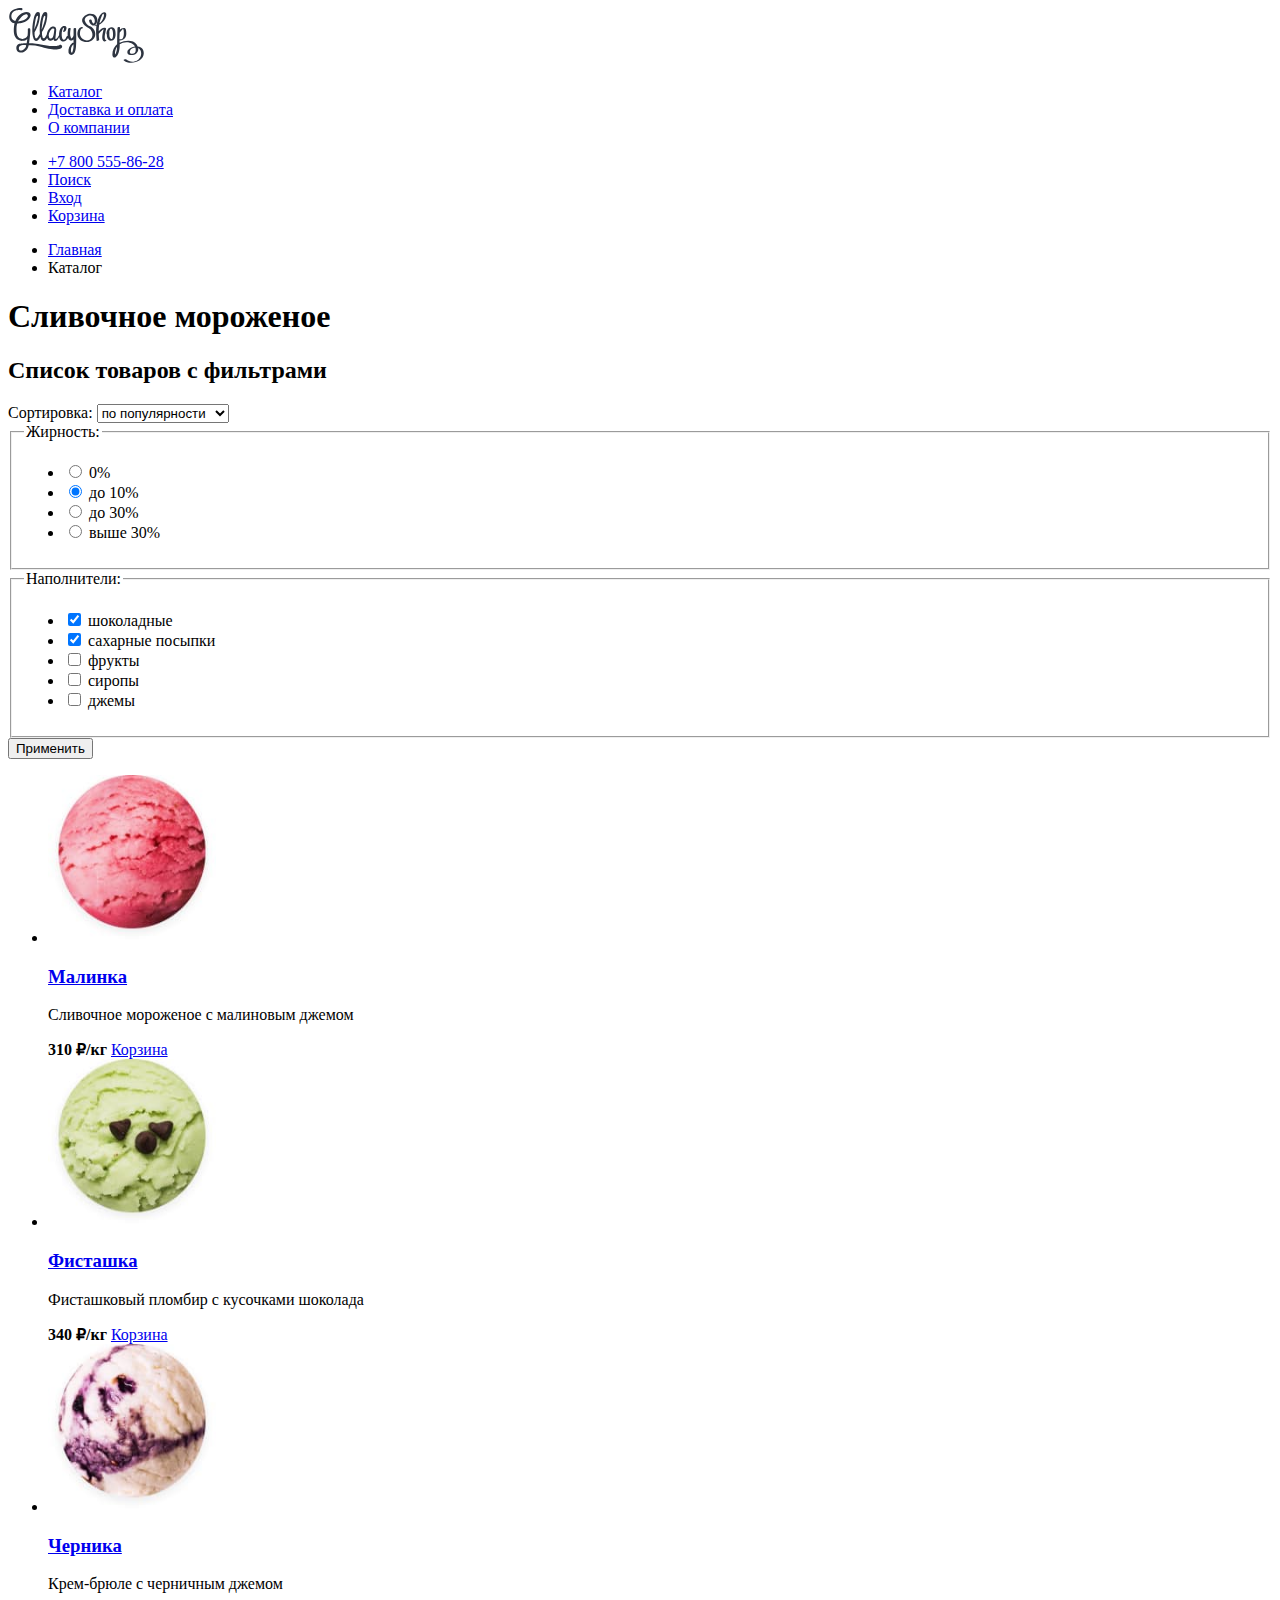
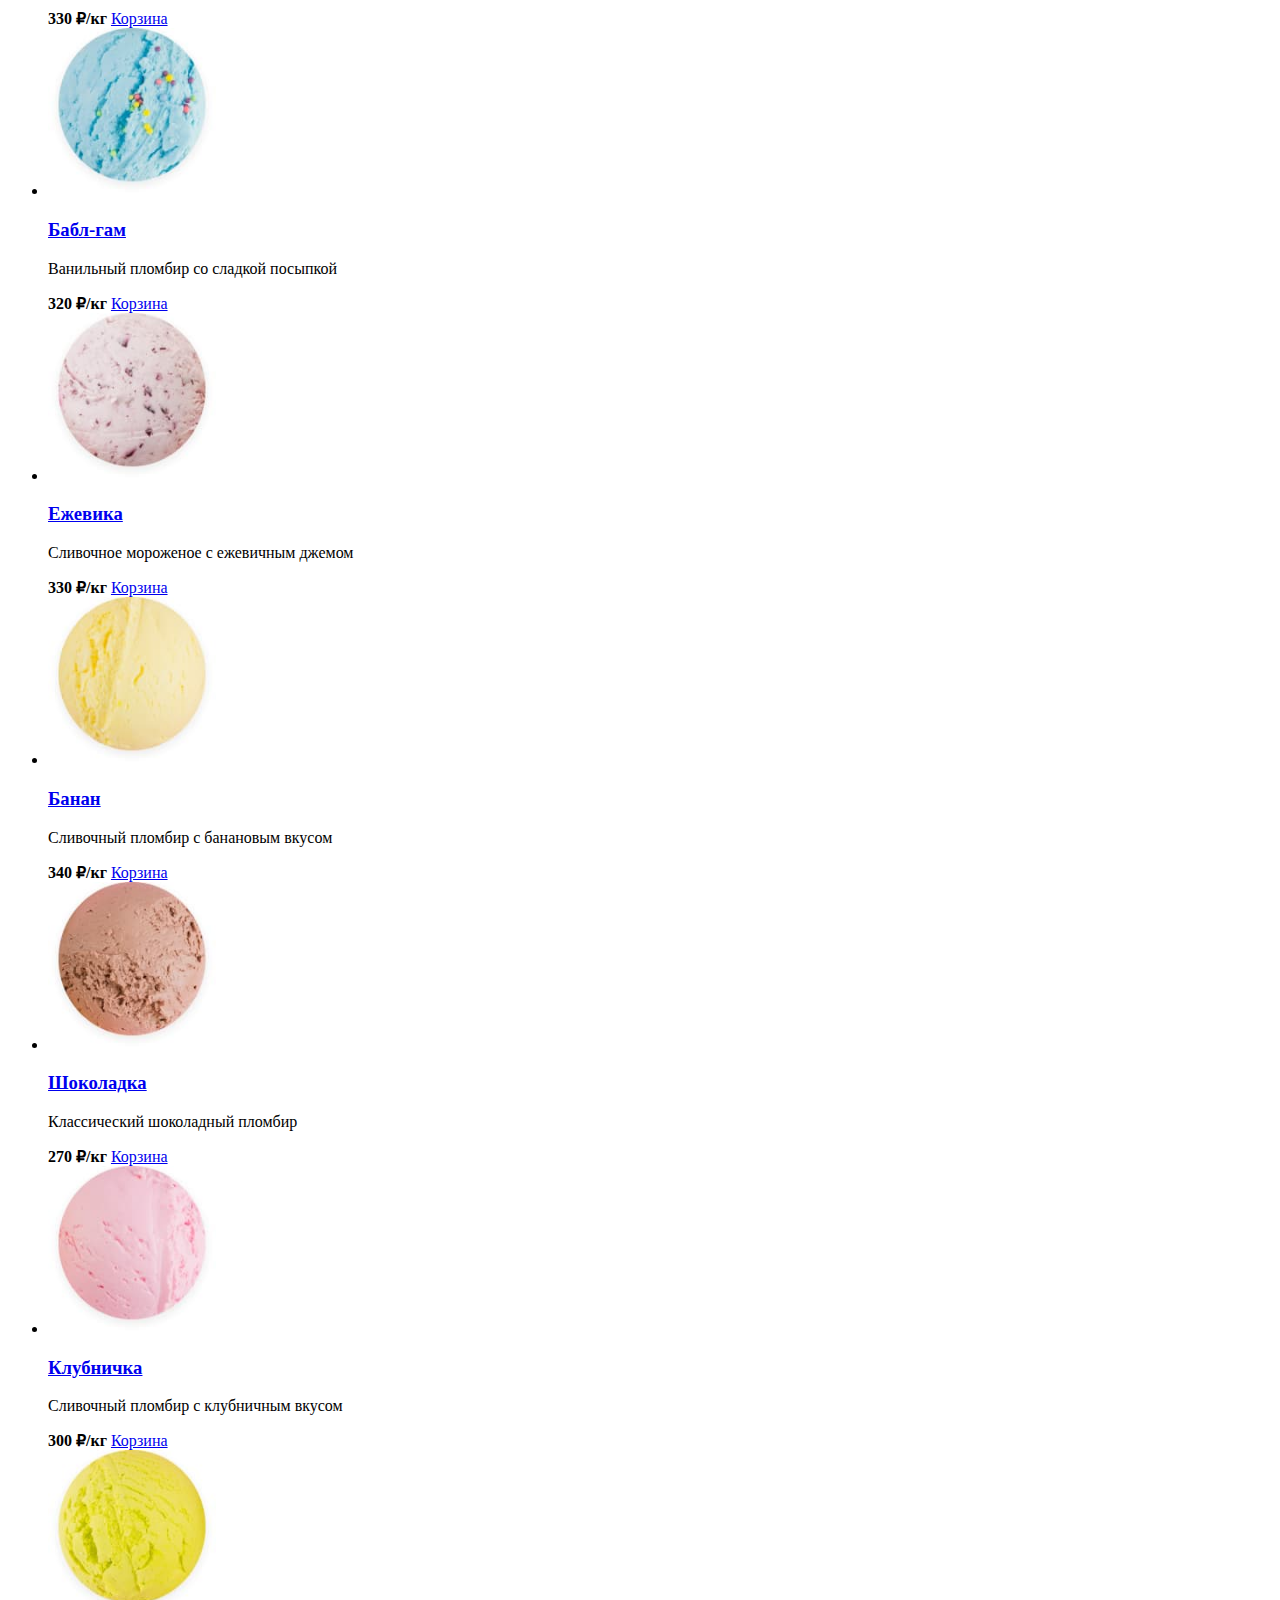
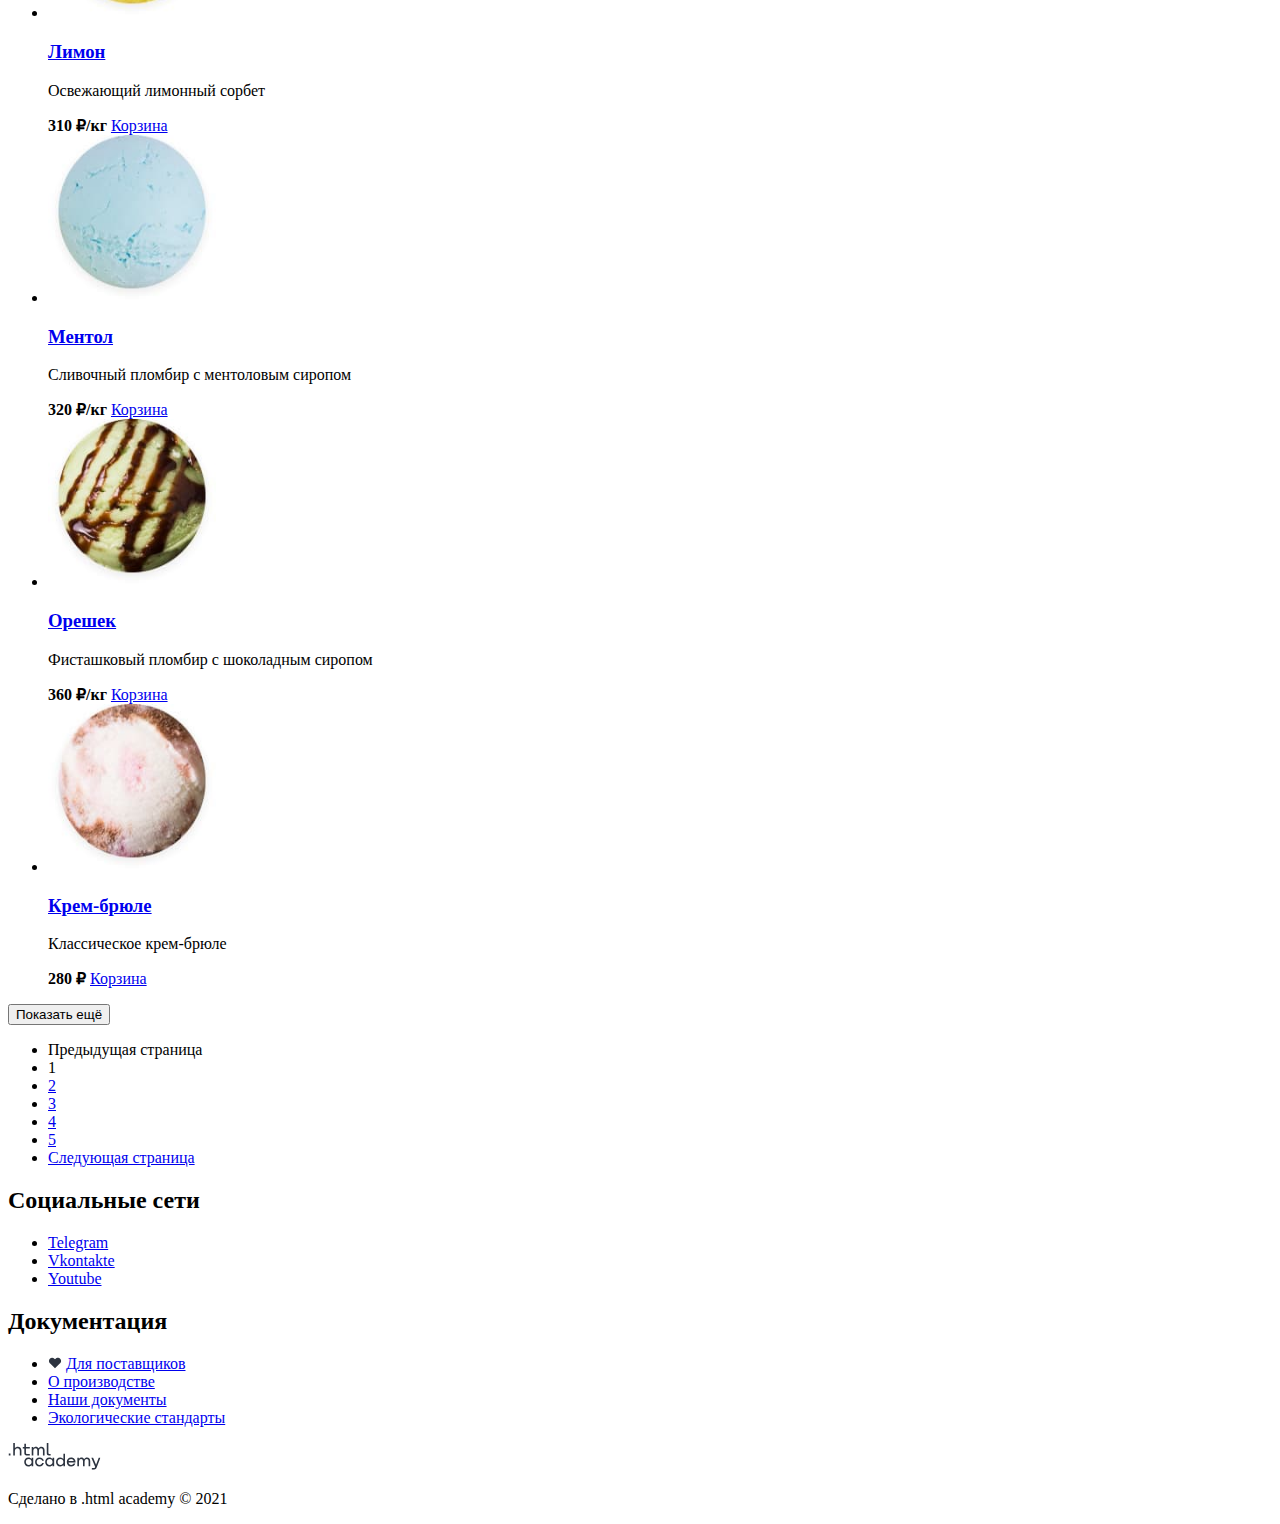
<file: 3/catalog.html>
<!DOCTYPE html>
<html lang="ru">
  <head>
    <meta charset="utf-8">
    <title>HTML Academy: Глейси</title>
    <base href="https://htmlacademy-htmlcss.github.io/2067423-gllacy-34/3/">
</head>
  <body>
    <header class="page-header">
      <nav class="page-navigation">
        <a class="navigation-logo" href="index.html">
        <img class="logo" src="image/header/logo-shop.svg" width="137" height="55,72" alt="Логотип Glasy shop">
        </a>
        <ul class="navigation-list">
          <li class="navigation-item">
            <a class="navigation-link navigation-link-current" href="catalog.html">Каталог</a>
          </li>
          <li class="navigation-item">
            <a class="navigation-link" href="pay.html">Доставка и оплата</a>
          </li>
          <li class="navigation-item">
            <a class="navigation-link" href="about.html">О компании</a>
          </li>
        </ul>
        <ul class="navigation-list">
          <li class="navigation-item">
            <a class="navigation-link" href="#">+7 800 555-86-28</a>
          </li>
          <li class="navigation-item">
            <a class="navigation-link" href="#">
              <span class="visually-hidden">
                Поиск
              </span>
            </a>
          </li>
          <li class="navigation-item">
            <a class="navigation-link" href="#">Вход</a>
          </li>
          <li class="navigation-item">
            <a class="navigation-link" href="#">
              <span class="visually-hidden">
                Корзина
              </span>
            </a>
          </li>
        </ul>
      </nav>
    </header>
    <main class="main-inner">
      <header class="inner-header">
        <ul class="breadcrumbs">
          <li class="breadcrumbs-item">
            <a class="breadcrumbs-link" href="index.html">Главная</a>
          </li>
          <li class="breadcrumbs-item">
            <a class="breadcrumbs-link">Каталог</a>
          </li>
        </ul>
        <h1 class="inner-header-title">Сливочное мороженое</h1>
      </header>

      <section class="catalog-prodacts">
        <h2 class="visually-hidden">Список товаров с фильтрами</h2>
        <label class="control">
          Сортировка:
         <select class="select-control">
          <option value="popular">по популярности</option>
          <option value="cheap">сначала дешевле</option>
          <option value="expensive">сначала дороже</option>
         </select>
        </label>
        <form class="catalog-filter" action="https://echo.htmlacademy.ru/" method="get">
          <!--Цены-->
          <fieldset class="catalog-filter-group">
            <legend class="catalog-filter-title">Жирность:</legend>
            <ul class="catalog-filter-list">
              <li class="catalog-filter-item">
                <label class="control">
                  <input class="control-input" type="radio" name="product-group">
                  0%
                </label>
              </li>
              <li class="catalog-filter-item">
                <label class="control">
                  <input class="control-input" type="radio" name="product-group" checked>
                  до 10%
                </label>
              </li>
              <li class="catalog-filter-item">
                <label class="control">
                  <input class="control-input" type="radio" name="product-group">
                  до 30%
                </label>
              </li>
              <li class="catalog-filter-item">
                <label class="control">
                  <input class="control-input" type="radio" name="product-group">
                  выше 30%
                </label>
              </li>
            </ul>
          </fieldset>
          <fieldset class="catalog-filter-group">
            <legend class="catalog-filter-title">Наполнители:</legend>
            <ul class="catalog-filter-list">
              <li class="catalog-filter-item">
                <label class="control">
                  <input class="control-input" type="checkbox" name="chocolate" checked>
                  шоколадные
                </label>
              </li>
              <li class="catalog-filter-item">
                <label class="control">
                  <input class="control-input" type="checkbox" name="sugar" checked>
                  сахарные посыпки
                </label>
              </li>
              <li class="catalog-filter-item">
                <label class="control">
                  <input class="control-input" type="checkbox" name="fruits">
                  фрукты
                </label>
              </li>
              <li class="catalog-filter-item">
                <label class="control">
                  <input class="control-input" type="checkbox" name="syrups">
                  сиропы
                </label>
              </li>
              <li class="catalog-filter-item">
                <label class="control">
                  <input class="control-input" type="checkbox" name="jams">
                  джемы
                </label>
              </li>

            </ul>
          </fieldset>
          <button class="button" type="submit">Применить</button>
        </form>
        <ul class="product-list">
          <li class="product-card">
            <a class="product-card-link" href="product.html">
              <img class="product-card-image" src="image/catalog/product-1.jpg" width="168" height="168" alt="">
              <h3 class="product-card-title">Малинка</h3>
            </a>
            <p>Сливочное мороженое с малиновым джемом</p>
            <b class="product-card-price">310 ₽/кг</b>
            <a class="product-card-button button" href="#">
              <span class="visually-hidden">
              Корзина
              </span>
             </a>
          </li>
          <li class="product-card">
            <a class="product-card-link" href="product.html">
              <img class="product-card-image" src="image/catalog/product-2.jpg" width="168" height="168" alt="">
              <h3 class="product-card-title">Фисташка</h3>
            </a>
            <p>Фисташковый пломбир с кусочками шоколада</p>
            <b class="product-card-price">340 ₽/кг</b>
            <a class="product-card-button button" href="#">
              <span class="visually-hidden">
              Корзина
              </span>
             </a>
          </li>
          <li class="product-card">
            <a class="product-card-link" href="product.html">
              <img class="product-card-image" src="image/catalog/product-3.jpg" width="168" height="168" alt="">
              <h3 class="product-card-title">Черника</h3>
            </a>
            <p>Крем-брюле с черничным джемом</p>
            <b class="product-card-price">330 ₽/кг</b>
            <a class="product-card-button button" href="#">
              <span class="visually-hidden">
              Корзина
              </span>
             </a>
          </li>
          <li class="product-card">
            <a class="product-card-link" href="product.html">
              <img class="product-card-image" src="image/catalog/product-4.jpg" width="168" height="168" alt="">
              <h3 class="product-card-title">Бабл-гам</h3>
            </a>
            <p>Ванильный пломбир со сладкой посыпкой</p>
            <b class="product-card-price">320 ₽/кг</b>
            <a class="product-card-button button" href="#">
              <span class="visually-hidden">
              Корзина
              </span>
             </a>
          </li>
          <li class="product-card">
            <a class="product-card-link" href="product.html">
              <img class="product-card-image" src="image/catalog/product-5.jpg" width="168" height="168"alt="">
              <h3 class="product-card-title">Ежевика</h3>
            </a>
            <p>Сливочное мороженое с ежевичным джемом</p>
            <b class="product-card-price">330 ₽/кг</b>
            <a class="product-card-button button" href="#">
              <span class="visually-hidden">
              Корзина
              </span>
             </a>
          </li>
          <li class="product-card">
            <a class="product-card-link" href="product.html">
              <img class="product-card-image" src="image/catalog/product-6.jpg" width="168" height="168" alt="">
              <h3 class="product-card-title">Банан</h3>
            </a>
            <p>Сливочный пломбир с банановым вкусом</p>
            <b class="product-card-price">340 ₽/кг</b>
            <a class="product-card-button button" href="#">
              <span class="visually-hidden">
              Корзина
              </span>
             </a>
          </li>
          <li class="product-card">
            <a class="product-card-link" href="product.html">
              <img class="product-card-image" src="image/catalog/product-7.jpg" width="168" height="168" alt="">
              <h3 class="product-card-title">Шоколадка</h3>
            </a>
            <p>Классический шоколадный пломбир</p>
            <b class="product-card-price">270 ₽/кг</b>
            <a class="product-card-button button" href="#">
              <span class="visually-hidden">
              Корзина
              </span>
             </a>
          </li>
          <li class="product-card">
            <a class="product-card-link" href="product.html">
              <img class="product-card-image" src="image/catalog/product-8.jpg" width="168" height="168" alt="">
              <h3 class="product-card-title">Клубничка</h3>
            </a>
            <p>Сливочный пломбир с клубничным вкусом</p>
            <b class="product-card-price">300 ₽/кг</b>
            <a class="product-card-button button" href="#">
              <span class="visually-hidden">
              Корзина
              </span>
             </a>
          </li>
          <li class="product-card">
            <a class="product-card-link" href="product.html">
              <img class="product-card-image" src="image/catalog/product-9.jpg" width="168" height="168" alt="">
              <h3 class="product-card-title">Лимон</h3>
            </a>
            <p>Освежающий лимонный сорбет</p>
            <b class="product-card-price">310 ₽/кг</b>
            <a class="product-card-button button" href="#">
              <span class="visually-hidden">
              Корзина
              </span>
             </a>
          </li>
          <li class="product-card">
            <a class="product-card-link" href="product.html">
              <img class="product-card-image" src="image/catalog/product-10.jpg" width="168" height="168" alt="">
              <h3 class="product-card-title">Ментол</h3>
            </a>
            <p>Сливочный пломбир с ментоловым сиропом</p>
            <b class="product-card-price">320 ₽/кг</b>
            <a class="product-card-button button" href="#">
              <span class="visually-hidden">
              Корзина
              </span>
             </a>
          </li>
          <li class="product-card">
            <a class="product-card-link" href="product.html">
              <img class="product-card-image" src="image/catalog/product-11.jpg" width="168" height="168" alt="">
              <h3 class="product-card-title">Орешек</h3>
            </a>
            <p>Фисташковый пломбир с шоколадным сиропом</p>
            <b class="product-card-price">360 ₽/кг</b>
            <a class="product-card-button button" href="#">
              <span class="visually-hidden">
              Корзина
              </span>
             </a>
          </li>
          <li class="product-card">
            <a class="product-card-link" href="product.html">
              <img class="product-card-image" src="image/catalog/product-12.jpg" width="168" height="168" alt="">
              <h3 class="product-card-title">Крем-брюле</h3>
            </a>
            <p>Классическое крем-брюле</p>
            <b class="product-card-price">280 ₽</b>
            <a class="product-card-button button" href="#">
              <span class="visually-hidden">
              Корзина
              </span>
             </a>
          </li>
        </ul>
        <button class="button pagination-show-more" type="button">Показать ещё</button>
        <ul class="pagination">
          <li class="pagination-item">
            <a class="pagination-link pagination-prev pagination-disabled">
              <span class="visually-hidden">Предыдущая страница</span>
            </a>
          </li>
          <li class="pagination-item">
            <a class="pagination-link pagination-current">1</a>
          </li>
          <li class="pagination-item">
            <a class="pagination-link" href="#">2</a>
          </li>
          <li class="pagination-item">
            <a class="pagination-link" href="#">3</a>
          </li>
          <li class="pagination-item">
            <a class="pagination-link" href="#">4</a>
          </li>
          <li class="pagination-item">
            <a class="pagination-link" href="#">5</a>
          </li>
          <li class="pagination-item">
            <a class="pagination-link pagination-next" href="#">
              <span class="visually-hidden">Следующая страница</span>
            </a>
          </li>
        </ul>
      </section>
    </main>
    
    <footer class="page-footer">
      <section class="footer-social">
        <h2 class="visually-hiddene">Социальные сети</h2>
        <ul class="footer-social-list">
          <li class="footer-social-item">
            <a class="button" href="https://t.me/htmlacademy">
              <span class="visually-hidden">Telegram</span>
            </a>
          </li>
          <li class="footer-social-item">
            <a class="button" href="https://vk.com/htmlacademy">
              <span class="visually-hidden">Vkontakte</span>
            </a>
          </li>
          <li class="footer-social-item">
            <a class="button" href="https://www.youtube.com/user/htmlacademyru">
              <span class="visually-hidden">Youtube</span>
            </a>
          </li>     
      </ul>
      </section>    
      <section class="footer-documentation">
        <h2 class="visually-hidden">Документация</h2>
        <ul class="footer-documents">
          <li class="footer-doc-item">
           <span><img class="suppliers" src="image/index/heart.svg" width="13.94" height="12.15" alt="heart">
           <a class="suppliers" href="#">Для поставщиков</a></span>
          </li>
          <li class="footer-doc-item">
            <a class="about-production" href="#">О производстве</a>
          </li>
          <li class="footer-doc-item">
            <a class="about-production" href="#">Наши документы</a>
          </li>
          <li class="footer-doc-item">
            <a class="our-documents" href="#">Экологические стандарты</a>
          </li>
        </ul>
      </section>
      <section class="about-author">
        <img class="logo-htmlacademy" src="image/logo_htmlacademy.svg" width="93" height="26.71">
        <p class="by">Сделано в .html academy © 2021</p>      
      </section>
    </footer>
  </body>
</html>
</file>
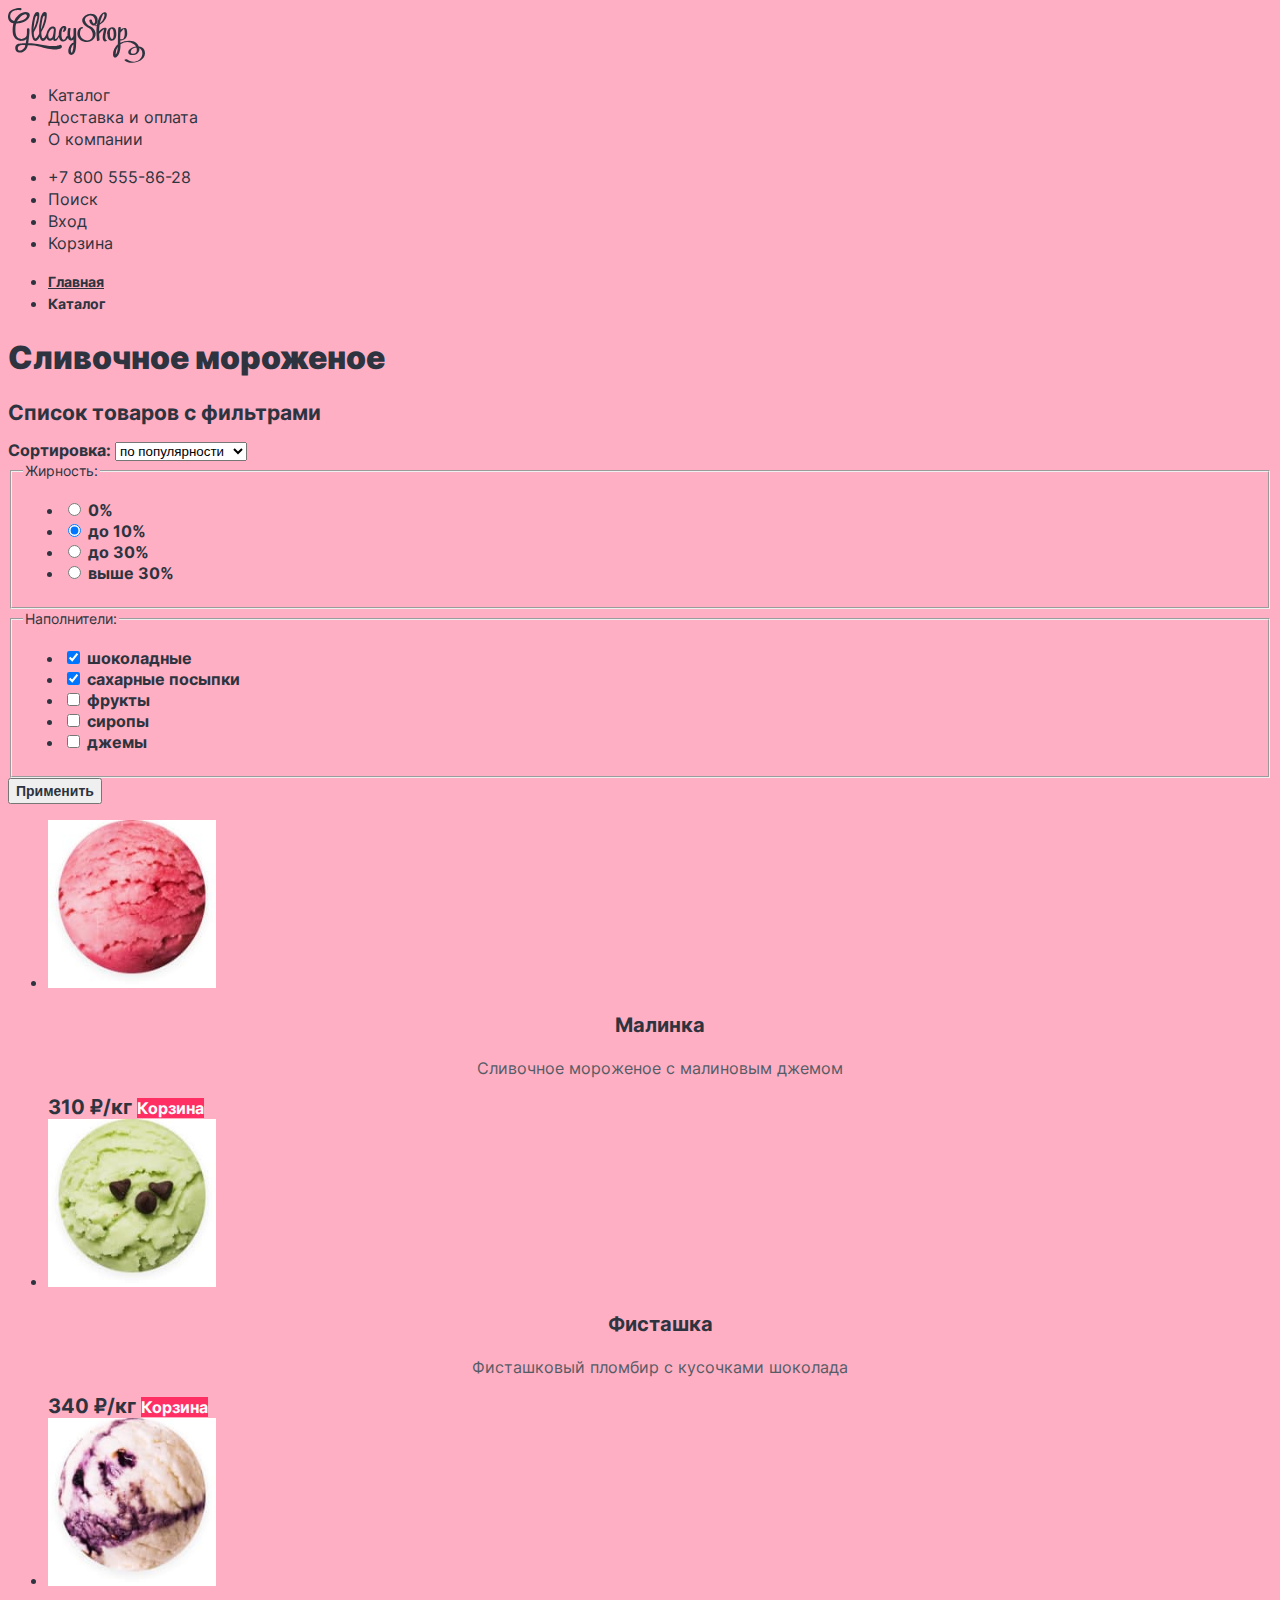
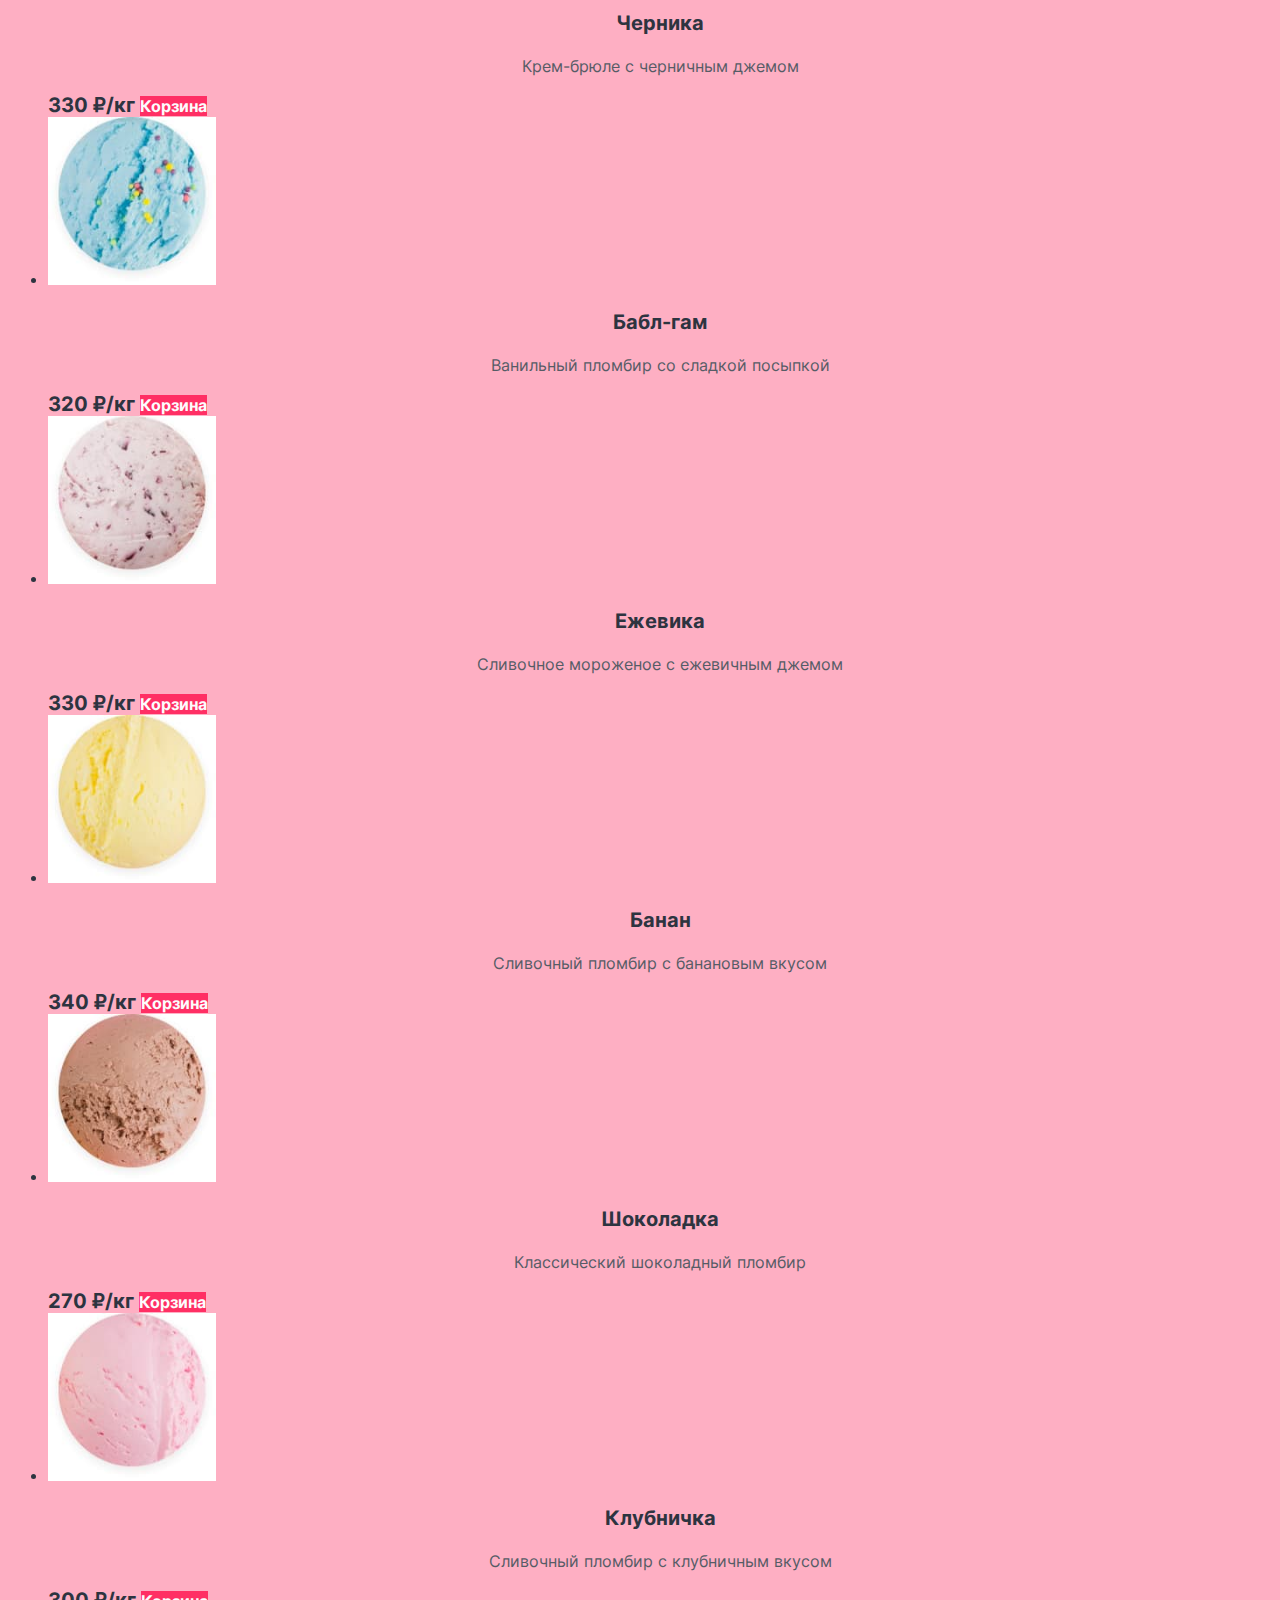
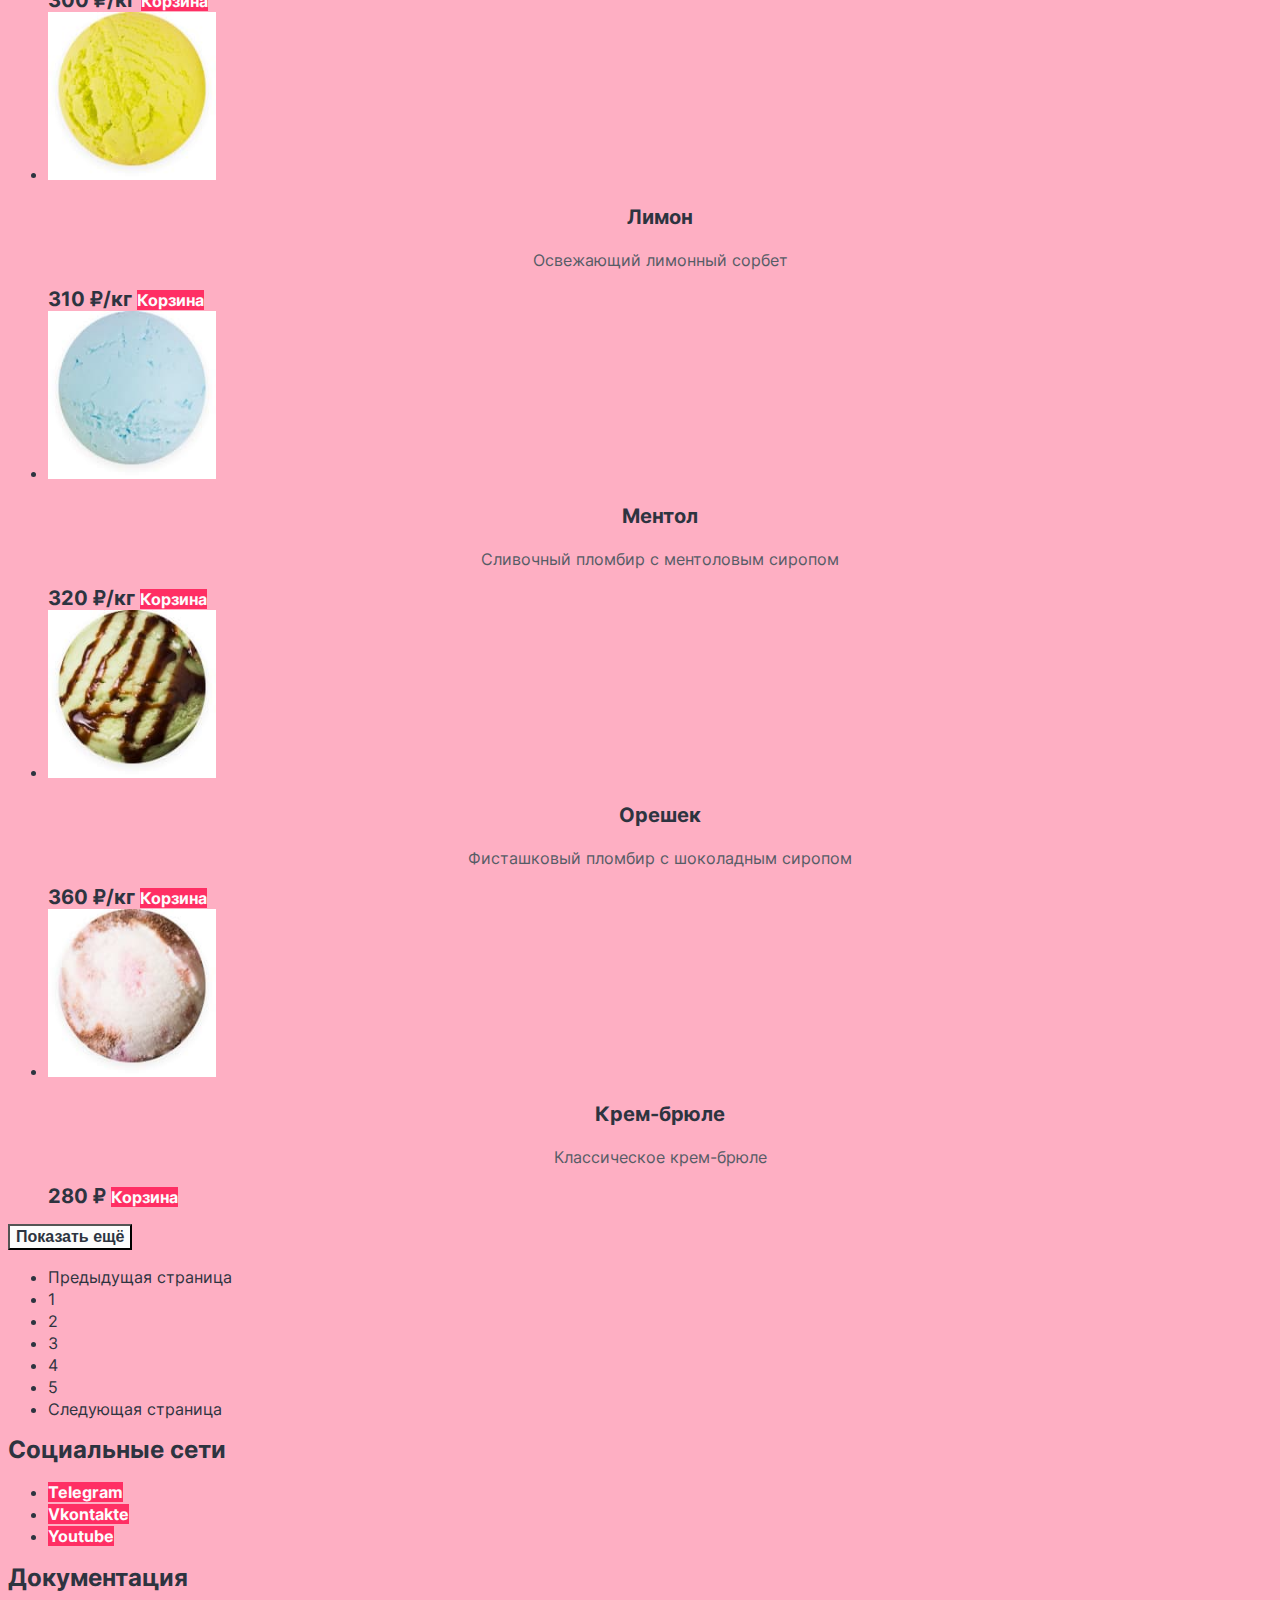
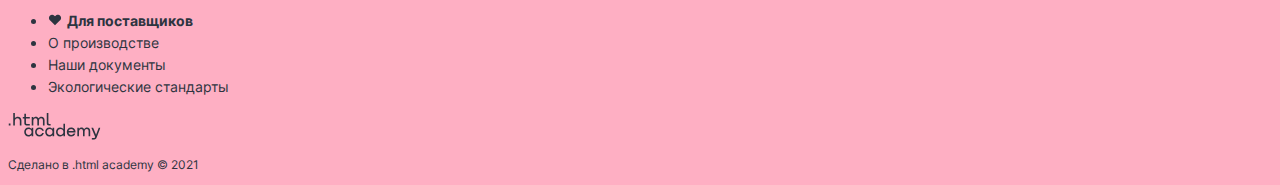
<file: 4/catalog.html>
<!DOCTYPE html>
<html lang="ru">
  <head>
    <meta charset="utf-8">
    <title>HTML Academy: Глейси</title>
    <link rel="stylesheet" href="styles/styles.css"">
    <base href="https://htmlacademy-htmlcss.github.io/2067423-gllacy-34/4/">
</head>
  <body>
    <header class="page-header">
      <nav class="page-navigation">
        <a class="navigation-logo" href="index.html">
        <img class="logo" src="image/header/logo-shop.svg" width="137" height="55,72" alt="Логотип Glasy shop">
        </a>
        <ul class="navigation-list">
          <li class="navigation-item">
            <a class="navigation-link navigation-link-current" href="catalog.html">Каталог</a>
          </li>
          <li class="navigation-item">
            <a class="navigation-link" href="pay.html">Доставка и оплата</a>
          </li>
          <li class="navigation-item">
            <a class="navigation-link" href="about.html">О компании</a>
          </li>
        </ul>
        <ul class="navigation-list">
          <li class="navigation-item">
            <a class="navigation-link" href="#">+7 800 555-86-28</a>
          </li>
          <li class="navigation-item">
            <a class="navigation-link" href="#">
              <span class="visually-hidden">
                Поиск
              </span>
            </a>
          </li>
          <li class="navigation-item">
            <a class="navigation-link" href="#">Вход</a>
          </li>
          <li class="navigation-item">
            <a class="navigation-link" href="#">
              <span class="visually-hidden">
                Корзина
              </span>
            </a>
          </li>
        </ul>
      </nav>
    </header>
    <main class="main-inner">
      <header class="inner-header">
        <ul class="breadcrumbs">
          <li class="breadcrumbs-item">
            <a class="breadcrumbs-link" href="index.html">Главная</a>
          </li>
          <li class="breadcrumbs-item">
            <a class="breadcrumbs-link">Каталог</a>
          </li>
        </ul>
        <h1 class="header-title">Сливочное мороженое</h1>
      </header>

      <section class="filters">
        <h2 class="visually-hidden">Список товаров с фильтрами</h2>
        <label class="control">
          Сортировка:
         <select class="select-control">
          <option value="popular">по популярности</option>
          <option value="cheap">сначала дешевле</option>
          <option value="expensive">сначала дороже</option>
         </select>
        </label>
        <form class="catalog-filter" action="https://echo.htmlacademy.ru/" method="get">
          <!--Цены-->
          <fieldset class="catalog-filter-group">
            <legend class="catalog-filter-title">Жирность:</legend>
            <ul class="catalog-filter-list">
              <li class="catalog-filter-item">
                <label class="control">
                  <input class="control-input" type="radio" name="product-group">
                  0%
                </label>
              </li>
              <li class="catalog-filter-item">
                <label class="control">
                  <input class="control-input" type="radio" name="product-group" checked>
                  до 10%
                </label>
              </li>
              <li class="catalog-filter-item">
                <label class="control">
                  <input class="control-input" type="radio" name="product-group">
                  до 30%
                </label>
              </li>
              <li class="catalog-filter-item">
                <label class="control">
                  <input class="control-input" type="radio" name="product-group">
                  выше 30%
                </label>
              </li>
            </ul>
          </fieldset>
          <fieldset class="catalog-filter-group">
            <legend class="catalog-filter-title">Наполнители:</legend>
            <ul class="catalog-filter-list">
              <li class="catalog-filter-item">
                <label class="control">
                  <input class="control-input" type="checkbox" name="chocolate" checked>
                  шоколадные
                </label>
              </li>
              <li class="catalog-filter-item">
                <label class="control">
                  <input class="control-input" type="checkbox" name="sugar" checked>
                  сахарные посыпки
                </label>
              </li>
              <li class="catalog-filter-item">
                <label class="control">
                  <input class="control-input" type="checkbox" name="fruits">
                  фрукты
                </label>
              </li>
              <li class="catalog-filter-item">
                <label class="control">
                  <input class="control-input" type="checkbox" name="syrups">
                  сиропы
                </label>
              </li>
              <li class="catalog-filter-item">
                <label class="control">
                  <input class="control-input" type="checkbox" name="jams">
                  джемы
                </label>
              </li>
            </ul>
          </fieldset>
          <button class="button-filter" type="submit">Применить</button>
        </form>
      </section>
      <section class="catalog">
        <ul class="product-list">
          <li class="product-card">
            <a class="product-card-link" href="product.html">
              <img class="product-card-image" src="image/catalog/product-1.jpg" width="168" height="168" alt="">
              <h3 class="name-item">Малинка</h3>
            </a>
             <p class="description-item">Сливочное мороженое с малиновым джемом</p>
            <b class="item-price">310 ₽/кг</b>
            <a class="product-card-button button" href="#">
              <span class="visually-hidden">
              Корзина
              </span>
             </a>
          </li>
          <li class="product-card">
            <a class="product-card-link" href="product.html">
              <img class="product-card-image" src="image/catalog/product-2.jpg" width="168" height="168" alt="">
              <h3 class="name-item">Фисташка</h3>
            </a>
             <p class="description-item">Фисташковый пломбир с кусочками шоколада</p>
            <b class="item-price">340 ₽/кг</b>
            <a class="product-card-button button" href="#">
              <span class="visually-hidden">
              Корзина
              </span>
             </a>
          </li>
          <li class="product-card">
            <a class="product-card-link" href="product.html">
              <img class="product-card-image" src="image/catalog/product-3.jpg" width="168" height="168" alt="">
              <h3 class="name-item">Черника</h3>
            </a>
             <p class="description-item">Крем-брюле с черничным джемом</p>
            <b class="item-price">330 ₽/кг</b>
            <a class="product-card-button button" href="#">
              <span class="visually-hidden">
              Корзина
              </span>
             </a>
          </li>
          <li class="product-card">
            <a class="product-card-link" href="product.html">
              <img class="product-card-image" src="image/catalog/product-4.jpg" width="168" height="168" alt="">
              <h3 class="name-item">Бабл-гам</h3>
            </a>
             <p class="description-item">Ванильный пломбир со сладкой посыпкой</p>
            <b class="item-price">320 ₽/кг</b>
            <a class="product-card-button button" href="#">
              <span class="visually-hidden">
              Корзина
              </span>
             </a>
          </li>
          <li class="product-card">
            <a class="product-card-link" href="product.html">
              <img class="product-card-image" src="image/catalog/product-5.jpg" width="168" height="168"alt="">
              <h3 class="name-item">Ежевика</h3>
            </a>
             <p class="description-item">Сливочное мороженое с ежевичным джемом</p>
            <b class="item-price">330 ₽/кг</b>
            <a class="product-card-button button" href="#">
              <span class="visually-hidden">
              Корзина
              </span>
             </a>
          </li>
          <li class="product-card">
            <a class="product-card-link" href="product.html">
              <img class="product-card-image" src="image/catalog/product-6.jpg" width="168" height="168" alt="">
              <h3 class="name-item">Банан</h3>
            </a>
             <p class="description-item">Сливочный пломбир с банановым вкусом</p>
            <b class="item-price">340 ₽/кг</b>
            <a class="product-card-button button" href="#">
              <span class="visually-hidden">
              Корзина
              </span>
             </a>
          </li>
          <li class="product-card">
            <a class="product-card-link" href="product.html">
              <img class="product-card-image" src="image/catalog/product-7.jpg" width="168" height="168" alt="">
              <h3 class="name-item">Шоколадка</h3>
            </a>
             <p class="description-item">Классический шоколадный пломбир</p>
            <b class="item-price">270 ₽/кг</b>
            <a class="product-card-button button" href="#">
              <span class="visually-hidden">
              Корзина
              </span>
             </a>
          </li>
          <li class="product-card">
            <a class="product-card-link" href="product.html">
              <img class="product-card-image" src="image/catalog/product-8.jpg" width="168" height="168" alt="">
              <h3 class="name-item">Клубничка</h3>
            </a>
             <p class="description-item">Сливочный пломбир с клубничным вкусом</p>
            <b class="item-price">300 ₽/кг</b>
            <a class="product-card-button button" href="#">
              <span class="visually-hidden">
              Корзина
              </span>
             </a>
          </li>
          <li class="product-card">
            <a class="product-card-link" href="product.html">
              <img class="product-card-image" src="image/catalog/product-9.jpg" width="168" height="168" alt="">
              <h3 class="name-item">Лимон</h3>
            </a>
             <p class="description-item">Освежающий лимонный сорбет</p>
            <b class="item-price">310 ₽/кг</b>
            <a class="product-card-button button" href="#">
              <span class="visually-hidden">
              Корзина
              </span>
             </a>
          </li>
          <li class="product-card">
            <a class="product-card-link" href="product.html">
              <img class="product-card-image" src="image/catalog/product-10.jpg" width="168" height="168" alt="">
              <h3 class="name-item">Ментол</h3>
            </a>
             <p class="description-item">Сливочный пломбир с ментоловым сиропом</p>
            <b class="item-price">320 ₽/кг</b>
            <a class="product-card-button button" href="#">
              <span class="visually-hidden">
              Корзина
              </span>
             </a>
          </li>
          <li class="product-card">
            <a class="product-card-link" href="product.html">
              <img class="product-card-image" src="image/catalog/product-11.jpg" width="168" height="168" alt="">
              <h3 class="name-item">Орешек</h3>
            </a>
             <p class="description-item">Фисташковый пломбир с шоколадным сиропом</p>
            <b class="item-price">360 ₽/кг</b>
            <a class="product-card-button button" href="#">
              <span class="visually-hidden">
              Корзина
              </span>
             </a>
          </li>
          <li class="product-card">
            <a class="product-card-link" href="product.html">
              <img class="product-card-image" src="image/catalog/product-12.jpg" width="168" height="168" alt="">
              <h3 class="name-item">Крем-брюле</h3>
            </a>
             <p class="description-item">Классическое крем-брюле</p>
            <b class="item-price">280 ₽</b>
            <a class="product-card-button button" href="#">
              <span class="visually-hidden">
              Корзина
              </span>
             </a>
          </li>
        </ul>
        <button class="button-white pagination-show-more" type="button">Показать ещё</button>
        <ul class="pagination">
          <li class="pagination-item">
            <a class="pagination-link pagination-prev pagination-disabled">
              <span class="visually-hidden">Предыдущая страница</span>
            </a>
          </li>
          <li class="pagination-item">
            <a class="pagination-link pagination-current">1</a>
          </li>
          <li class="pagination-item">
            <a class="pagination-link" href="#">2</a>
          </li>
          <li class="pagination-item">
            <a class="pagination-link" href="#">3</a>
          </li>
          <li class="pagination-item">
            <a class="pagination-link" href="#">4</a>
          </li>
          <li class="pagination-item">
            <a class="pagination-link" href="#">5</a>
          </li>
          <li class="pagination-item">
            <a class="pagination-link pagination-next" href="#">
              <span class="visually-hidden">Следующая страница</span>
            </a>
          </li>
        </ul>
      </section>
    </main>
    
    <footer class="page-footer">
      <section class="footer-social">
        <h2 class="visually-hiddene">Социальные сети</h2>
        <ul class="footer-social-list">
          <li class="footer-social-item">
            <a class="button" href="https://t.me/htmlacademy">
              <span class="visually-hidden">Telegram</span>
            </a>
          </li>
          <li class="footer-social-item">
            <a class="button" href="https://vk.com/htmlacademy">
              <span class="visually-hidden">Vkontakte</span>
            </a>
          </li>
          <li class="footer-social-item">
            <a class="button" href="https://www.youtube.com/user/htmlacademyru">
              <span class="visually-hidden">Youtube</span>
            </a>
          </li>     
      </ul>
      </section>    
      <section class="footer-documentation">
        <h2 class="visually-hidden">Документация</h2>
        <ul class="footer-documents">
          <li class="footer-doc-item">
           <span><img class="suppliers" src="image/index/heart.svg" width="13.94" height="12.15" alt="heart">
           <a class="suppliers" href="#">Для поставщиков</a></span>
          </li>
          <li class="footer-doc-item">
            <a class="about-production" href="#">О производстве</a>
          </li>
          <li class="footer-doc-item">
            <a class="about-production" href="#">Наши документы</a>
          </li>
          <li class="footer-doc-item">
            <a class="our-documents" href="#">Экологические стандарты</a>
          </li>
        </ul>
      </section>
      <section class="about-author">
        <img class="logo-htmlacademy" src="image/logo_htmlacademy.svg" width="93" height="26.71">
        <p class="by">Сделано в .html academy © 2021</p>      
      </section>
    </footer>
  </body>
</html>
</file>
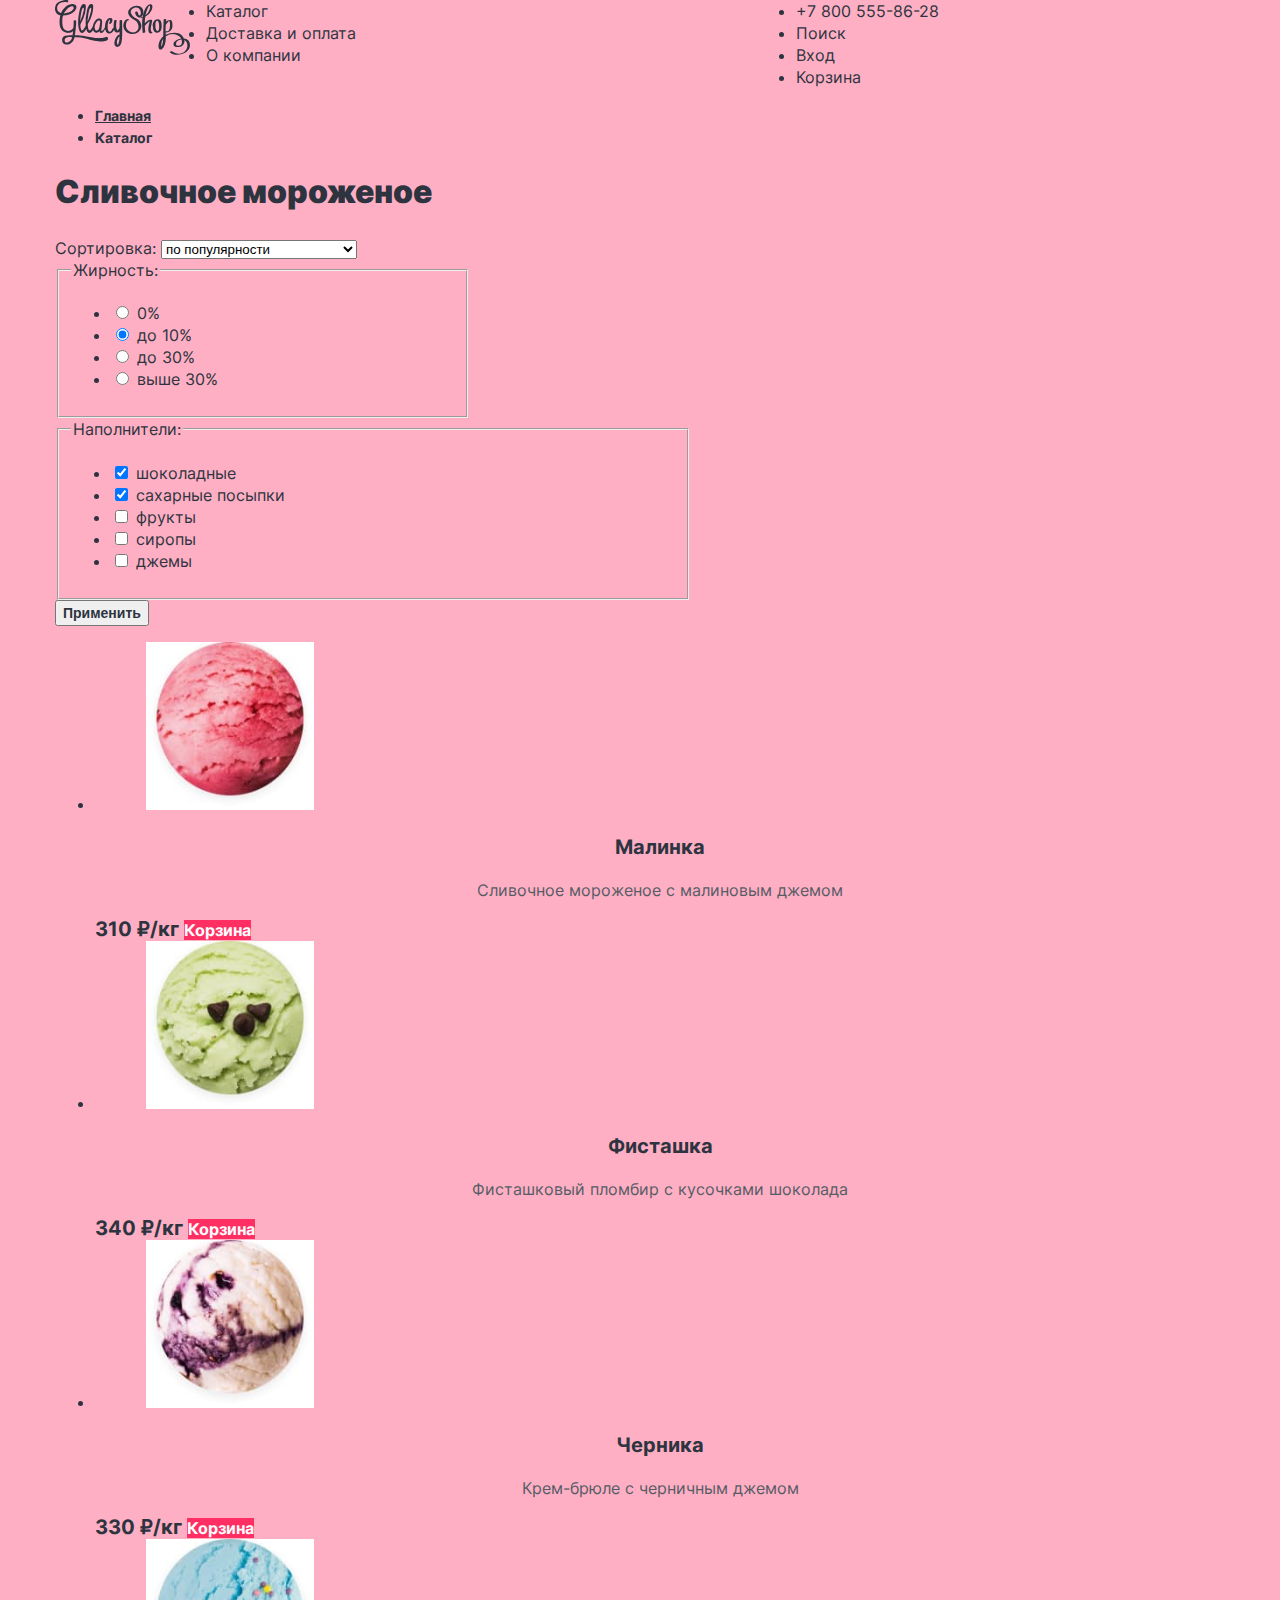
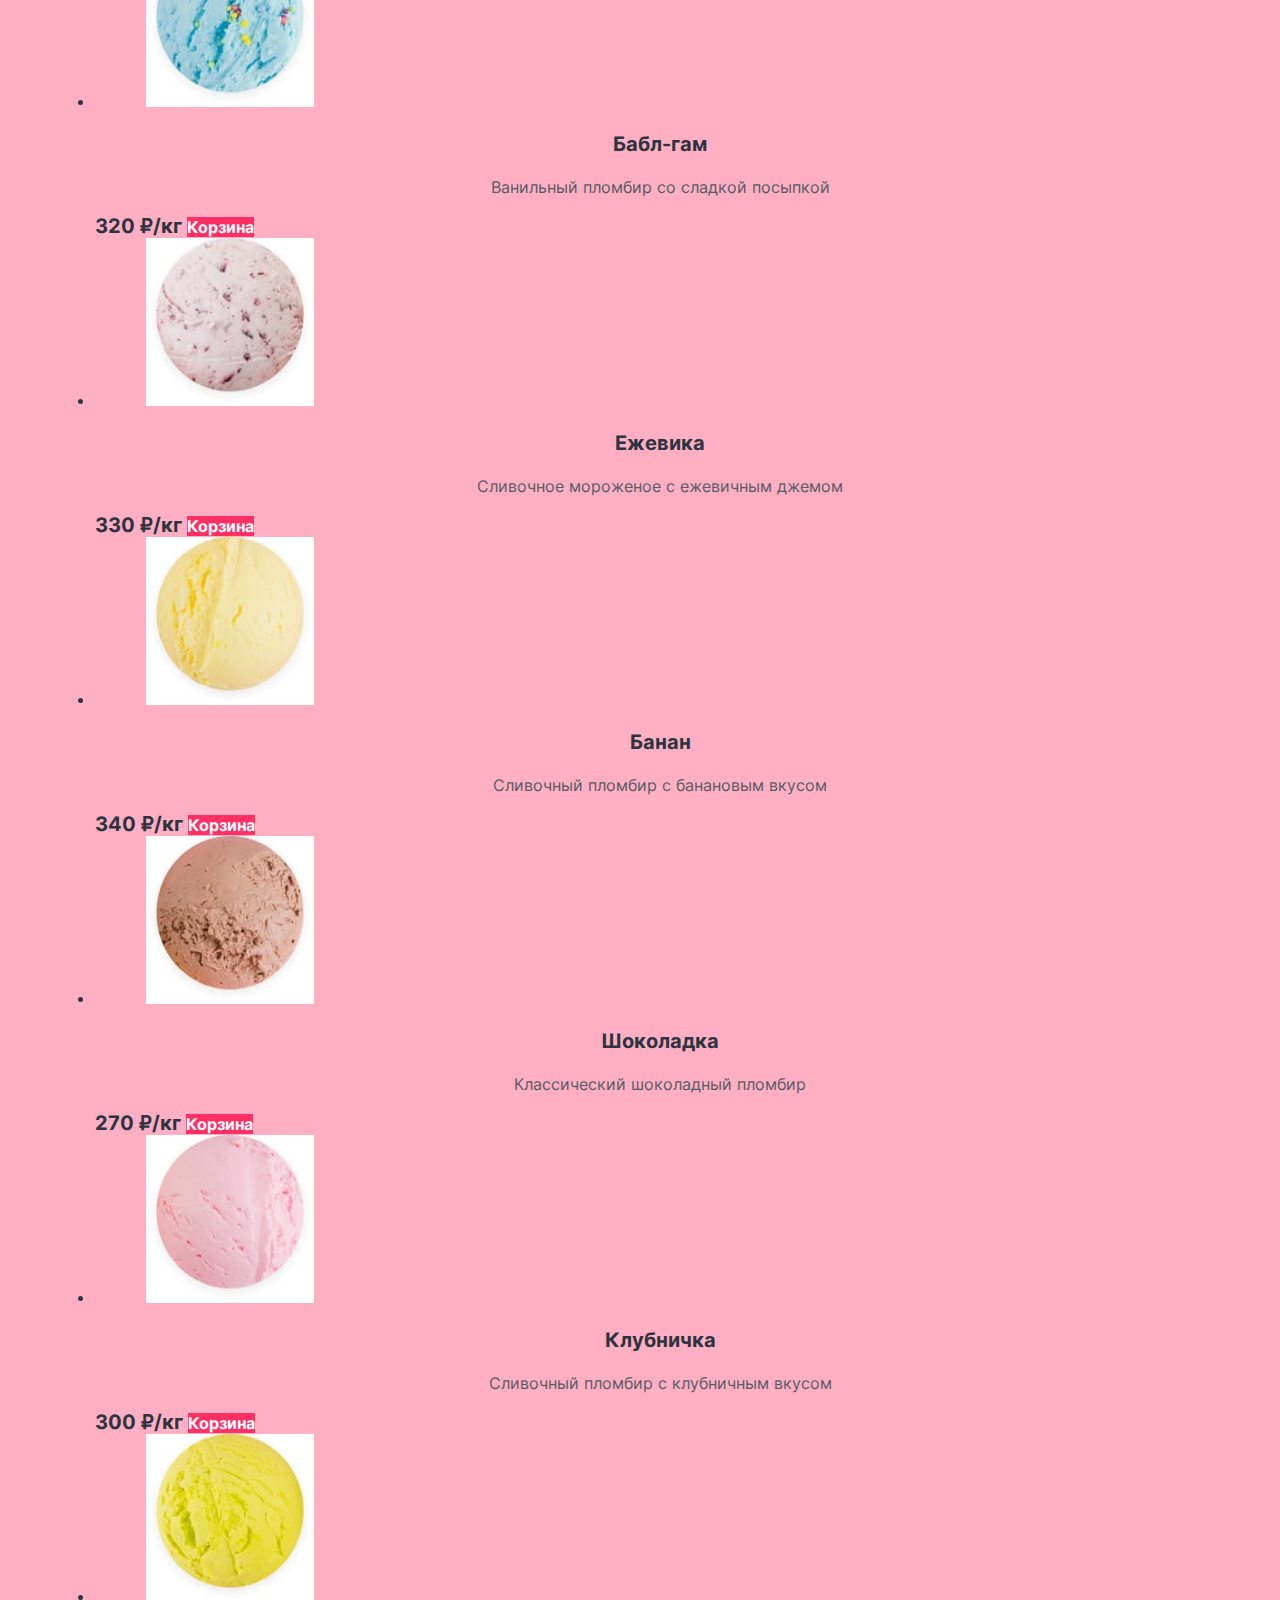
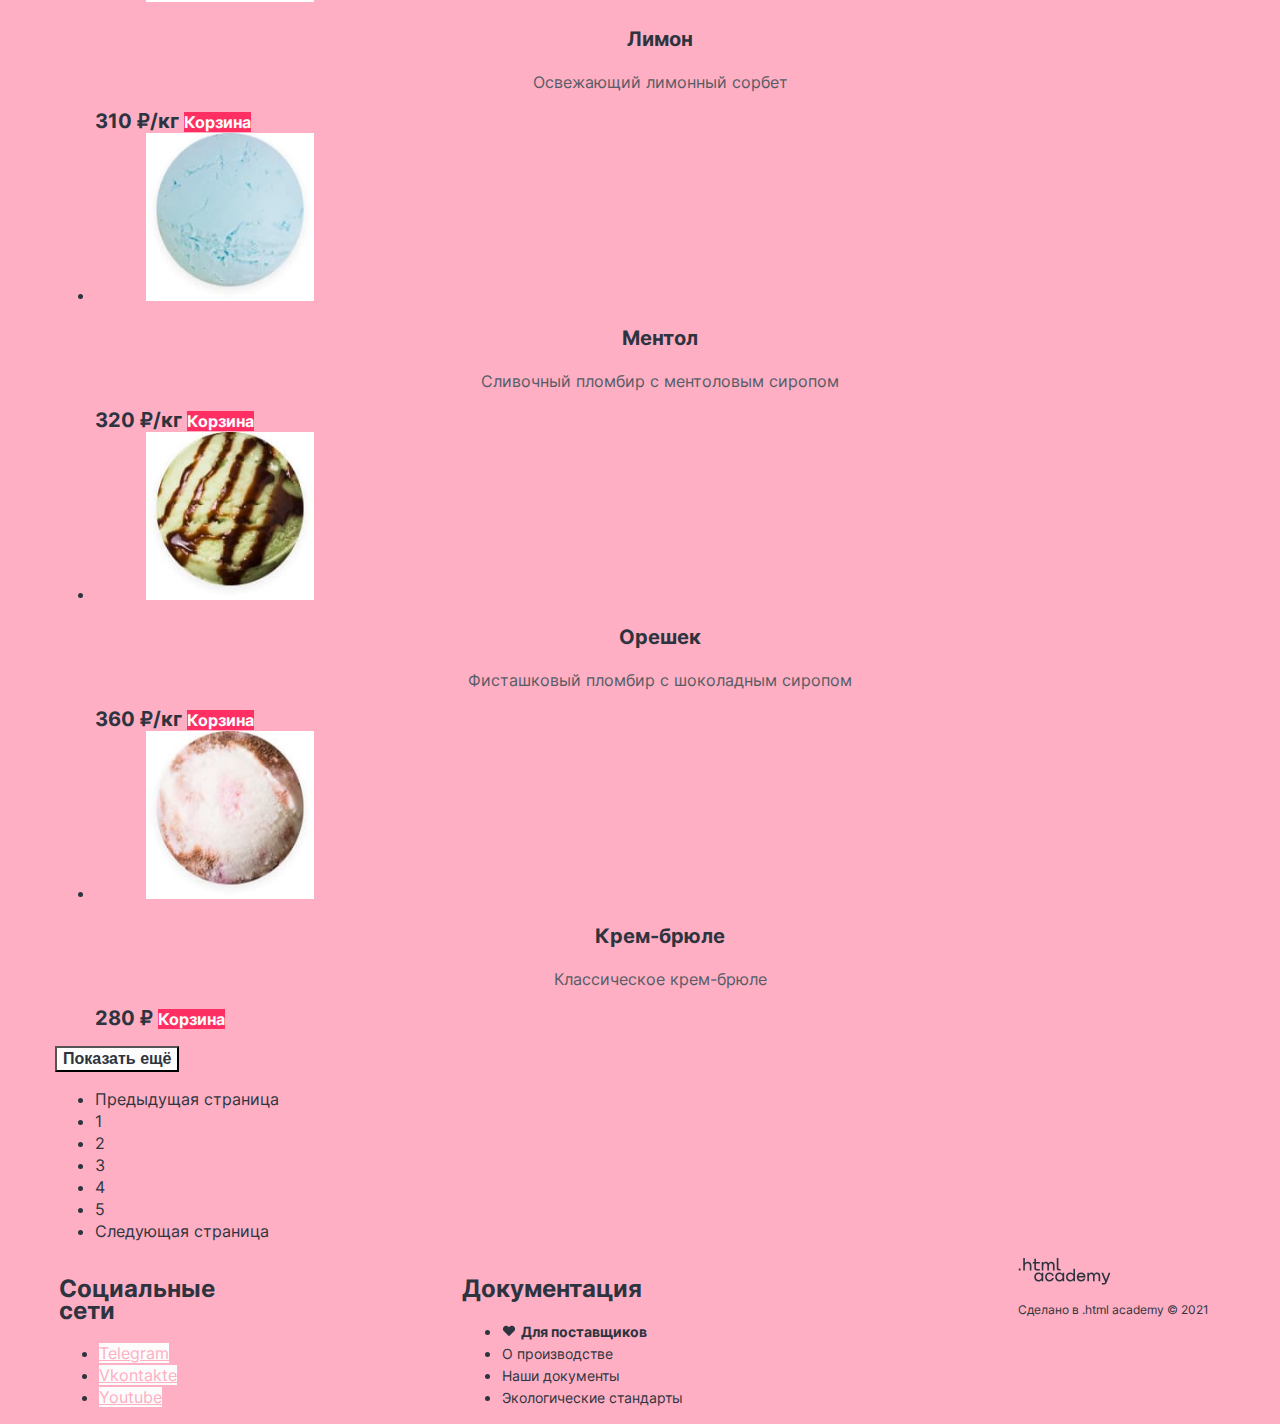
<file: 5/catalog.html>
<!DOCTYPE html>
<html lang="ru">
  <head>
    <meta charset="utf-8">
    <title>HTML Academy: Глейси</title>
    <link rel="stylesheet" href="styles/styles.css">
    <base href="https://htmlacademy-htmlcss.github.io/2067423-gllacy-34/5/">
</head>
  <body>
   
    <header class="page-header">
      <nav class="navigation">
        <img class="page-header-logo" src="image/header/logo-shop.svg" width="137" height="55,72" alt="Логотип Glasy shop">
        </img>
        <ul class="navigation-list">
          <li class="navigation-item">
            <a class="navigation-link" href="catalog.html">Каталог</a>
          </li>
          <li class="navigation-item">
            <a class="navigation-link" href="pay.html">Доставка и оплата</a>
          </li>
          <li class="navigation-item">
            <a class="navigation-link" href="about.html">О компании</a>
          </li>
        </ul>
        <ul class="navigation-list navigation-user">
          <li class="navigation-item">
            <a class="navigation-link" href="#">+7 800 555-86-28</a>
          </li>
          <li class="navigation-item">
            <a class="navigation-link" href="#">
              <span class="visually-hidden">
                Поиск
              </span>
            </a>
          </li>
          <li class="navigation-item">
            <a class="navigation-link" href="#">Вход</a>
          </li>
          <li class="navigation-item">
            <a class="navigation-link" href="#">
              <span class="visually-hidden">
                Корзина
              </span>
            </a>
          </li>
        </ul>
      </nav>
    </header>

      <main class="main-container main-catalog">
        <div class="page-container">
          <header class="inner-header">
            <ul class="breadcrumbs">
              <li class="breadcrumbs-item">
                <a class="breadcrumbs-link" href="index.html">Главная</a>
              </li>
              <li class="breadcrumbs-item">
                <a class="breadcrumbs-link">Каталог</a>
              </li>
            </ul>
            <h1 class="header-title">Сливочное мороженое</h1>
          </header>
    
          <section class="filters">
            <h2 class="visually-hidden" hidden>Список товаров с фильтрами</h2>
            <label class="control">
              Сортировка:
             <select class="select-control">
              <option value="popular">по популярности</option>
              <option value="cheap">сначала дешевле</option>
              <option value="expensive">сначала дороже</option>
             </select>
            </label>
            <form class="catalog-filter" action="https://echo.htmlacademy.ru/" method="get">
              <!--Цены-->
              <fieldset class="filter-calories">
                <legend class="catalog-filter-title">Жирность:</legend>
                <ul class="catalog-filter-list">
                  <li class="catalog-filter-item">
                    <label class="control">
                      <input class="control-input" type="radio" name="product-group">
                      0%
                    </label>
                  </li>
                  <li class="catalog-filter-item">
                    <label class="control">
                      <input class="control-input" type="radio" name="product-group" checked>
                      до 10%
                    </label>
                  </li>
                  <li class="catalog-filter-item">
                    <label class="control">
                      <input class="control-input" type="radio" name="product-group">
                      до 30%
                    </label>
                  </li>
                  <li class="catalog-filter-item">
                    <label class="control">
                      <input class="control-input" type="radio" name="product-group">
                      выше 30%
                    </label>
                  </li>
                </ul>
              </fieldset>
              <fieldset class="filter-fillers">
                <legend class="catalog-filter-title fillers">Наполнители:</legend>
                <ul class="catalog-filter-list">
                  <li class="catalog-filter-item">
                    <label class="control">
                      <input class="control-input" type="checkbox" name="chocolate" checked>
                      шоколадные
                    </label>
                  </li>
                  <li class="catalog-filter-item">
                    <label class="control">
                      <input class="control-input" type="checkbox" name="sugar" checked>
                      сахарные посыпки
                    </label>
                  </li>
                  <li class="catalog-filter-item">
                    <label class="control">
                      <input class="control-input" type="checkbox" name="fruits">
                      фрукты
                    </label>
                  </li>
                  <li class="catalog-filter-item">
                    <label class="control">
                      <input class="control-input" type="checkbox" name="syrups">
                      сиропы
                    </label>
                  </li>
                  <li class="catalog-filter-item">
                    <label class="control">
                      <input class="control-input" type="checkbox" name="jams">
                      джемы
                    </label>
                  </li>
                </ul>
              </fieldset>
              <button class="button-filter" type="submit">Применить</button>
            </form>
          </section>
          <section class="catalog">
            <ul class="product-list">
              <li class="product-card">
                <a class="product-card-link" href="product.html">
                  <img class="product-card-image" src="image/catalog/product-1.jpg" width="168" height="168" alt="">
                  <h3 class="name-item">Малинка</h3>
                </a>
                 <p class="description-item">Сливочное мороженое с малиновым джемом</p>
                <b class="item-price">310 ₽/кг</b>
                <a class="product-card-button button" href="#">
                  <span class="visually-hidden">
                  Корзина
                  </span>
                 </a>
              </li>
              <li class="product-card">
                <a class="product-card-link" href="product.html">
                  <img class="product-card-image" src="image/catalog/product-2.jpg" width="168" height="168" alt="">
                  <h3 class="name-item">Фисташка</h3>
                </a>
                 <p class="description-item">Фисташковый пломбир с кусочками шоколада</p>
                <b class="item-price">340 ₽/кг</b>
                <a class="product-card-button button" href="#">
                  <span class="visually-hidden">
                  Корзина
                  </span>
                 </a>
              </li>
              <li class="product-card">
                <a class="product-card-link" href="product.html">
                  <img class="product-card-image" src="image/catalog/product-3.jpg" width="168" height="168" alt="">
                  <h3 class="name-item">Черника</h3>
                </a>
                 <p class="description-item">Крем-брюле с черничным джемом</p>
                <b class="item-price">330 ₽/кг</b>
                <a class="product-card-button button" href="#">
                  <span class="visually-hidden">
                  Корзина
                  </span>
                 </a>
              </li>
              <li class="product-card">
                <a class="product-card-link" href="product.html">
                  <img class="product-card-image" src="image/catalog/product-4.jpg" width="168" height="168" alt="">
                  <h3 class="name-item">Бабл-гам</h3>
                </a>
                 <p class="description-item">Ванильный пломбир со сладкой посыпкой</p>
                <b class="item-price">320 ₽/кг</b>
                <a class="product-card-button button" href="#">
                  <span class="visually-hidden">
                  Корзина
                  </span>
                 </a>
              </li>
              <li class="product-card">
                <a class="product-card-link" href="product.html">
                  <img class="product-card-image" src="image/catalog/product-5.jpg" width="168" height="168"alt="">
                  <h3 class="name-item">Ежевика</h3>
                </a>
                 <p class="description-item">Сливочное мороженое с ежевичным джемом</p>
                <b class="item-price">330 ₽/кг</b>
                <a class="product-card-button button" href="#">
                  <span class="visually-hidden">
                  Корзина
                  </span>
                 </a>
              </li>
              <li class="product-card">
                <a class="product-card-link" href="product.html">
                  <img class="product-card-image" src="image/catalog/product-6.jpg" width="168" height="168" alt="">
                  <h3 class="name-item">Банан</h3>
                </a>
                 <p class="description-item">Сливочный пломбир с банановым вкусом</p>
                <b class="item-price">340 ₽/кг</b>
                <a class="product-card-button button" href="#">
                  <span class="visually-hidden">
                  Корзина
                  </span>
                 </a>
              </li>
              <li class="product-card">
                <a class="product-card-link" href="product.html">
                  <img class="product-card-image" src="image/catalog/product-7.jpg" width="168" height="168" alt="">
                  <h3 class="name-item">Шоколадка</h3>
                </a>
                 <p class="description-item">Классический шоколадный пломбир</p>
                <b class="item-price">270 ₽/кг</b>
                <a class="product-card-button button" href="#">
                  <span class="visually-hidden">
                  Корзина
                  </span>
                 </a>
              </li>
              <li class="product-card">
                <a class="product-card-link" href="product.html">
                  <img class="product-card-image" src="image/catalog/product-8.jpg" width="168" height="168" alt="">
                  <h3 class="name-item">Клубничка</h3>
                </a>
                 <p class="description-item">Сливочный пломбир с клубничным вкусом</p>
                <b class="item-price">300 ₽/кг</b>
                <a class="product-card-button button" href="#">
                  <span class="visually-hidden">
                  Корзина
                  </span>
                 </a>
              </li>
              <li class="product-card">
                <a class="product-card-link" href="product.html">
                  <img class="product-card-image" src="image/catalog/product-9.jpg" width="168" height="168" alt="">
                  <h3 class="name-item">Лимон</h3>
                </a>
                 <p class="description-item">Освежающий лимонный сорбет</p>
                <b class="item-price">310 ₽/кг</b>
                <a class="product-card-button button" href="#">
                  <span class="visually-hidden">
                  Корзина
                  </span>
                 </a>
              </li>
              <li class="product-card">
                <a class="product-card-link" href="product.html">
                  <img class="product-card-image" src="image/catalog/product-10.jpg" width="168" height="168" alt="">
                  <h3 class="name-item">Ментол</h3>
                </a>
                 <p class="description-item">Сливочный пломбир с ментоловым сиропом</p>
                <b class="item-price">320 ₽/кг</b>
                <a class="product-card-button button" href="#">
                  <span class="visually-hidden">
                  Корзина
                  </span>
                 </a>
              </li>
              <li class="product-card">
                <a class="product-card-link" href="product.html">
                  <img class="product-card-image" src="image/catalog/product-11.jpg" width="168" height="168" alt="">
                  <h3 class="name-item">Орешек</h3>
                </a>
                 <p class="description-item">Фисташковый пломбир с шоколадным сиропом</p>
                <b class="item-price">360 ₽/кг</b>
                <a class="product-card-button button" href="#">
                  <span class="visually-hidden">
                  Корзина
                  </span>
                 </a>
              </li>
              <li class="product-card">
                <a class="product-card-link" href="product.html">
                  <img class="product-card-image" src="image/catalog/product-12.jpg" width="168" height="168" alt="">
                  <h3 class="name-item">Крем-брюле</h3>
                </a>
                 <p class="description-item">Классическое крем-брюле</p>
                <b class="item-price">280 ₽</b>
                <a class="product-card-button button" href="#">
                  <span class="visually-hidden">
                  Корзина
                  </span>
                 </a>
              </li>
            </ul>
            <button class="button-white pagination-show-more" type="button">Показать ещё</button>
            <ul class="pagination">
              <li class="pagination-item">
                <a class="pagination-link pagination-prev pagination-disabled">
                  <span class="visually-hidden">Предыдущая страница</span>
                </a>
              </li>
              <li class="pagination-item">
                <a class="pagination-link pagination-current">1</a>
              </li>
              <li class="pagination-item">
                <a class="pagination-link" href="#">2</a>
              </li>
              <li class="pagination-item">
                <a class="pagination-link" href="#">3</a>
              </li>
              <li class="pagination-item">
                <a class="pagination-link" href="#">4</a>
              </li>
              <li class="pagination-item">
                <a class="pagination-link" href="#">5</a>
              </li>
              <li class="pagination-item">
                <a class="pagination-link pagination-next" href="#">
                  <span class="visually-hidden">Следующая страница</span>
                </a>
              </li>
            </ul>
          </section>
        </div>
      </main>
      
      <footer class="page-footer">
        <div class="page-footer-container">
          <section class="footer-social">
            <h2 class="visually-hiddene">Социальные сети</h2>
            <ul class="footer-social-list">
              <li class="social-media-item">
                <a class="social-media-link" href="https://t.me/htmlacademy">Telegram</a>
               </li>
               <li class="social-media-item">
                 <a class="social-media-link" href="https://vk.com/htmlacademy">Vkontakte</a>
               </li>
               <li class="social-media-item">
                 <a class="social-media-link" href="https://www.youtube.com/user/htmlacademyru">Youtube</a>
               </li>    
          </ul>
          </section>      
          <section class="footer-documentation">
            <h2 class="visually-hidden">Документация</h2>
            <ul class="footer-documents">
              <li class="footer-doc-item">
               <span><img class="suppliers" src="image/index/heart.svg" width="13.94" height="12.15" alt="heart">
               <a class="suppliers" href="#">Для поставщиков</a></span>
              </li>
              <li class="footer-doc-item">
                <a class="about-production" href="#">О производстве</a>
              </li>
              <li class="footer-doc-item">
                <a class="about-production" href="#">Наши документы</a>
              </li>
              <li class="footer-doc-item">
                <a class="our-documents" href="#">Экологические стандарты</a>
              </li>
            </ul>
          </section>
          <section class="about-author">
            <img class="logo-htmlacademy" src="image/logo_htmlacademy.svg" width="93" height="26.71">
            <p class="by">Сделано в .html academy © 2021</p>      
          </section>
        </div>
      </footer>

  </body>
</html>
</file>
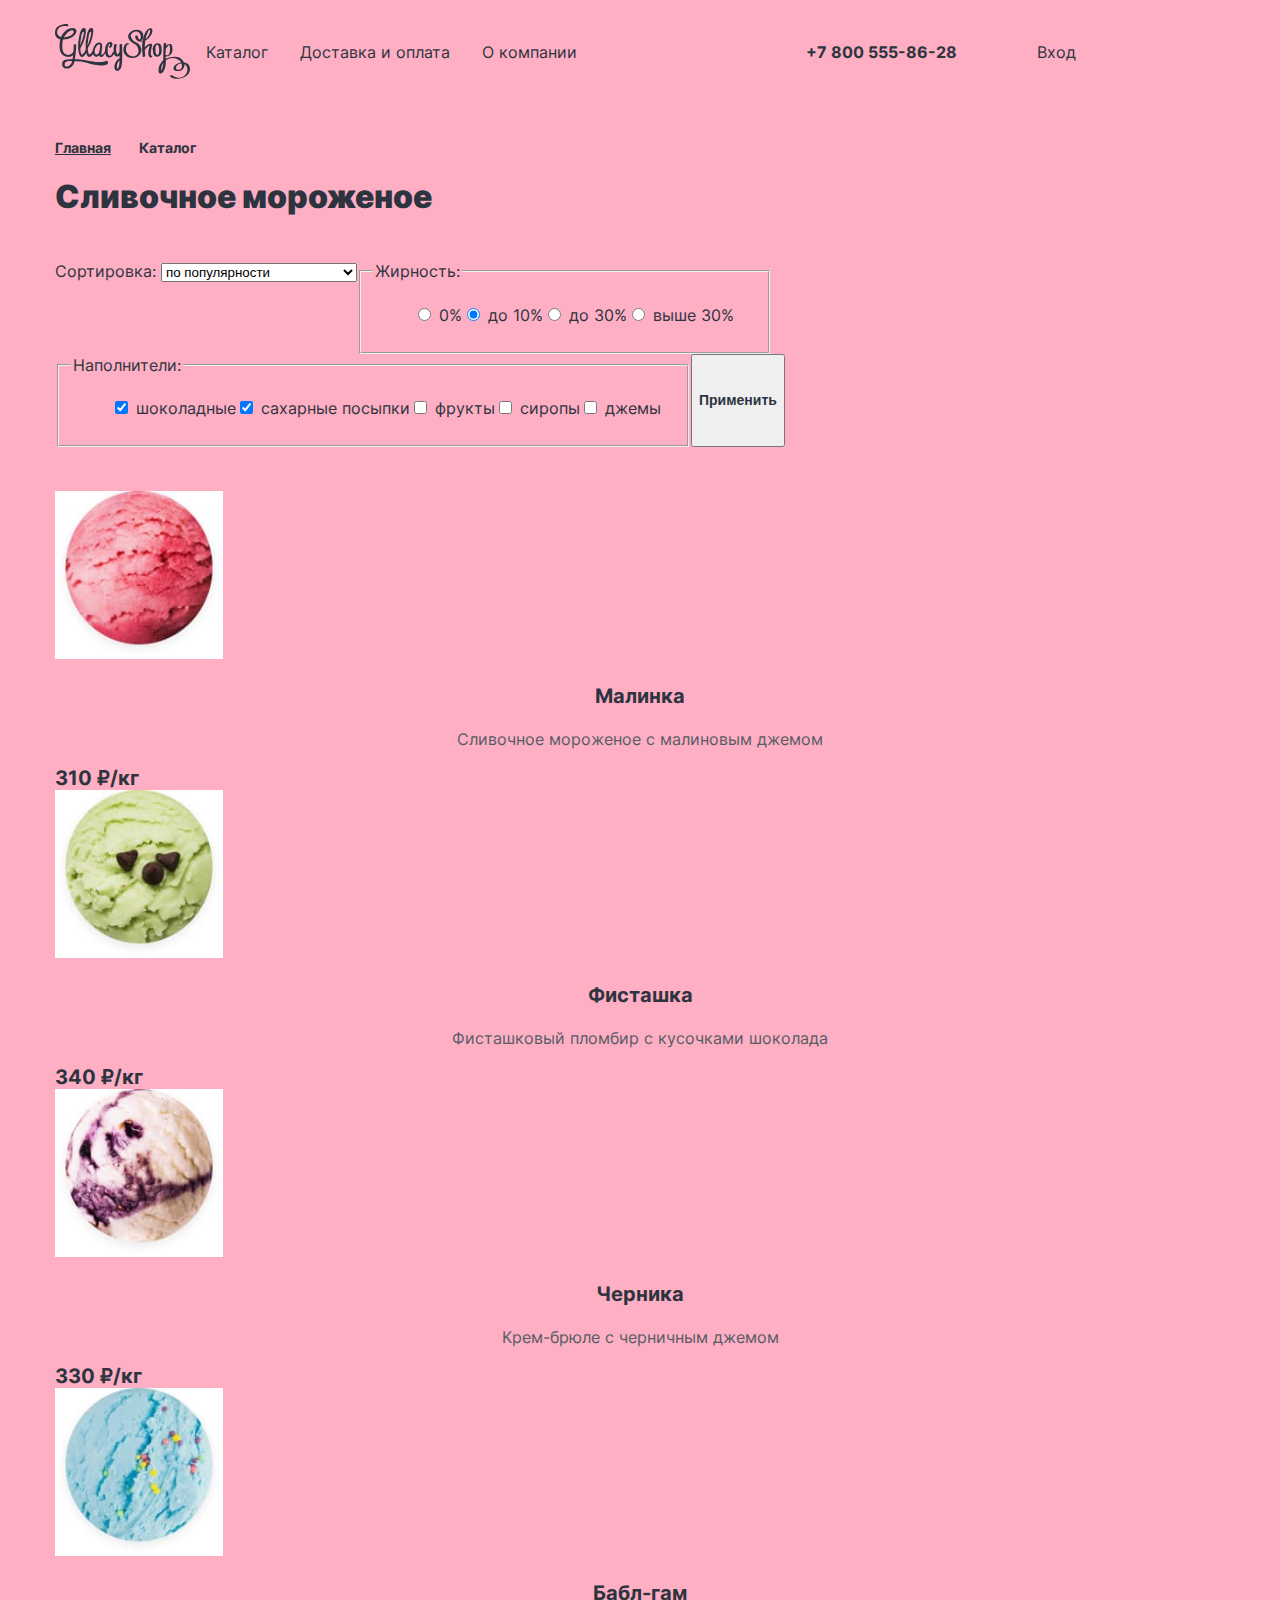
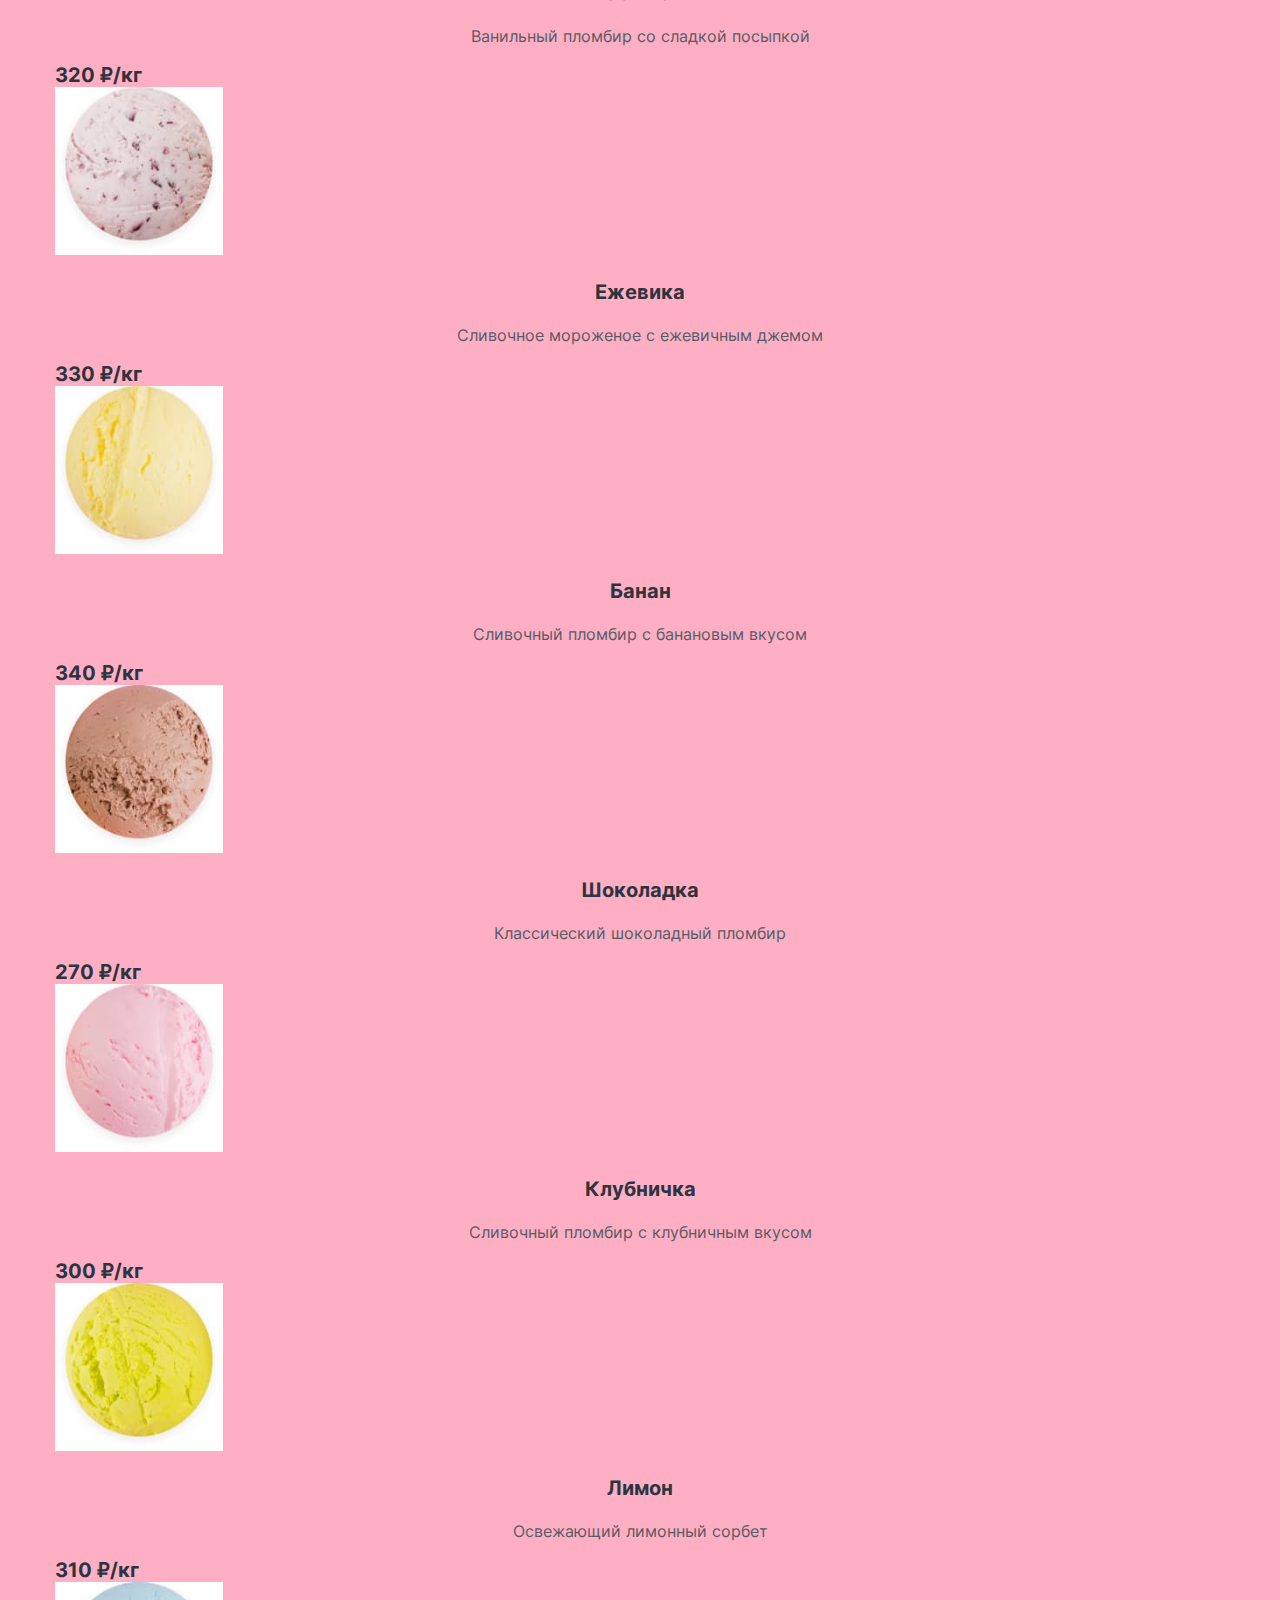
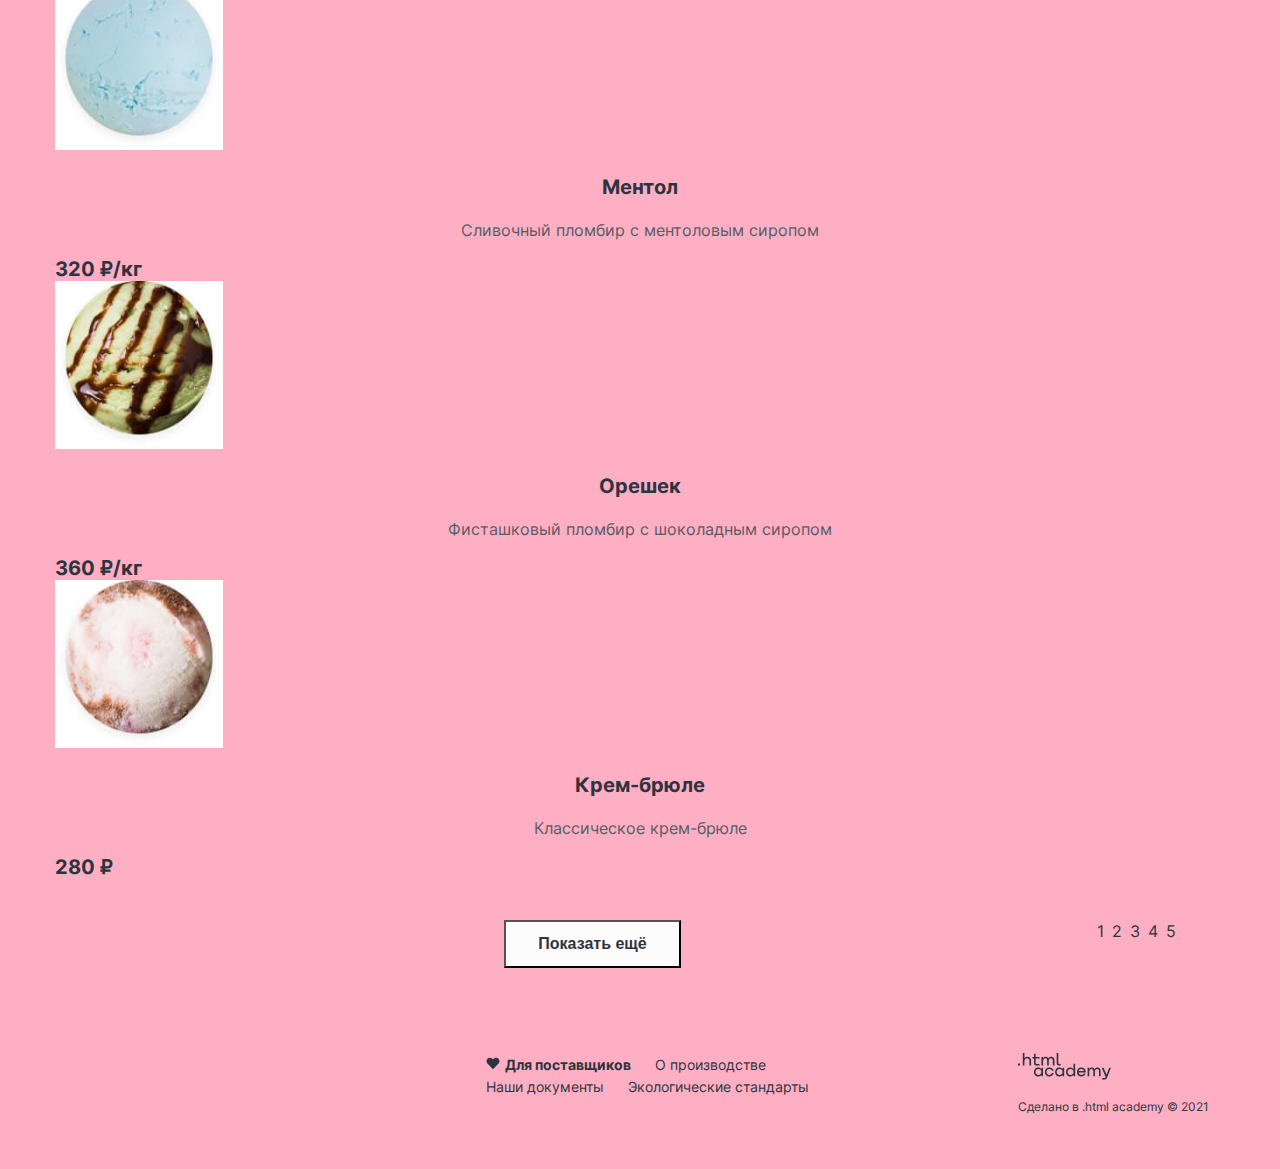
<file: 6/catalog.html>
<!DOCTYPE html>
<html lang="ru">
  <head>
    <meta charset="utf-8">
    <title>HTML Academy: Глейси</title>
    <link rel="stylesheet" href="styles/styles.css">
    <base href="https://htmlacademy-htmlcss.github.io/2067423-gllacy-34/6/">
</head>
  <body>
    <div class="page-container">
      <header class="page-header">
        <nav class="navigation">
          <img class="page-header-logo" src="image/header/logo-shop.svg" width="137" height="55"
            alt="Логотип Glasy shop">
          <ul class="navigation-list">
            <li class="navigation-item">
              <a class="navigation-link" href="catalog.html">Каталог</a>
            </li>
            <li class="navigation-item">
              <a class="navigation-link" href="pay.html">Доставка и оплата</a>
            </li>
            <li class="navigation-item">
              <a class="navigation-link" href="about.html">О компании</a>
            </li>
          </ul>
          <ul class="navigation-list navigation-user">
            <li class="navigation-item">
              <a class="navigation-link navigation-link-phone" href="#">+7 800 555-86-28</a>
            </li>
            <li class="navigation-item">
              <a class="navigation-link" href="#">
                <span class="visually-hidden">
                  Поиск
                </span>
              </a>
            </li>
            <li class="navigation-item">
              <a class="navigation-link" href="#">Вход</a>
            </li>
            <li class="navigation-item">
              <a class="navigation-link" href="#">
                <span class="visually-hidden">
                  Корзина
                </span>
              </a>
            </li>
          </ul>
        </nav>
      </header>

      <main class="main-container main-inner">
        <header class="inner-header">
          <ul class="breadcrumbs">
            <li class="breadcrumbs-item">
              <a class="breadcrumbs-link" href="index.html">Главная</a>
            </li>
            <li class="breadcrumbs-item">
              <a class="breadcrumbs-link">Каталог</a>
            </li>
          </ul>
          <h1 class="header-title">Сливочное мороженое</h1>
        </header>

        <section class="filters">
          <h2 class="visually-hidden" hidden>Список товаров с фильтрами</h2>
          <form class="catalog-filter" action="https://echo.htmlacademy.ru/" method="get">
            <label class="control">
              Сортировка:
             <select class="select-control">
              <option value="popular">по популярности</option>
              <option value="cheap">сначала дешевле</option>
              <option value="expensive">сначала дороже</option>
             </select>
            </label>
            <!--Цены-->
            <fieldset class="filter-calories">
              <legend class="catalog-filter-title">Жирность:</legend>
              <ul class="catalog-filter-list">
                <li class="catalog-filter-item">
                  <label class="control">
                    <input class="control-input" type="radio" name="product-group">
                    0%
                  </label>
                </li>
                <li class="catalog-filter-item">
                  <label class="control">
                    <input class="control-input" type="radio" name="product-group" checked>
                    до 10%
                  </label>
                </li>
                <li class="catalog-filter-item">
                  <label class="control">
                    <input class="control-input" type="radio" name="product-group">
                    до 30%
                  </label>
                </li>
                <li class="catalog-filter-item">
                  <label class="control">
                    <input class="control-input" type="radio" name="product-group">
                    выше 30%
                  </label>
                </li>
              </ul>
            </fieldset>
            <fieldset class="filter-fillers">
              <legend class="catalog-filter-title fillers">Наполнители:</legend>
              <ul class="catalog-filter-list">
                <li class="catalog-filter-item">
                  <label class="control">
                    <input class="control-input" type="checkbox" name="chocolate" checked>
                    шоколадные
                  </label>
                </li>
                <li class="catalog-filter-item">
                  <label class="control">
                    <input class="control-input" type="checkbox" name="sugar" checked>
                    сахарные посыпки
                  </label>
                </li>
                <li class="catalog-filter-item">
                  <label class="control">
                    <input class="control-input" type="checkbox" name="fruits">
                    фрукты
                  </label>
                </li>
                <li class="catalog-filter-item">
                  <label class="control">
                    <input class="control-input" type="checkbox" name="syrups">
                    сиропы
                  </label>
                </li>
                <li class="catalog-filter-item">
                  <label class="control">
                    <input class="control-input" type="checkbox" name="jams">
                    джемы
                  </label>
                </li>
              </ul>
            </fieldset>
            <button class="button-filter" type="submit">Применить</button>
          </form>
        </section>
        <section class="catalog">
          <ul class="product-list">
            <li class="product-card">
              <a class="product-card-link" href="product.html">
                <img class="product-card-image" src="image/catalog/product-1.jpg" width="168" height="168" alt="">
                <h3 class="name-item">Малинка</h3>
              </a>
               <p class="description-item">Сливочное мороженое с малиновым джемом</p>
              <b class="item-price">310 ₽/кг</b>
              <a class="product-card-button button" href="#">
                <span class="visually-hidden">
                Корзина
                </span>
               </a>
            </li>
            <li class="product-card">
              <a class="product-card-link" href="product.html">
                <img class="product-card-image" src="image/catalog/product-2.jpg" width="168" height="168" alt="">
                <h3 class="name-item">Фисташка</h3>
              </a>
               <p class="description-item">Фисташковый пломбир с кусочками шоколада</p>
              <b class="item-price">340 ₽/кг</b>
              <a class="product-card-button button" href="#">
                <span class="visually-hidden">
                Корзина
                </span>
               </a>
            </li>
            <li class="product-card">
              <a class="product-card-link" href="product.html">
                <img class="product-card-image" src="image/catalog/product-3.jpg" width="168" height="168" alt="">
                <h3 class="name-item">Черника</h3>
              </a>
               <p class="description-item">Крем-брюле с черничным джемом</p>
              <b class="item-price">330 ₽/кг</b>
              <a class="product-card-button button" href="#">
                <span class="visually-hidden">
                Корзина
                </span>
               </a>
            </li>
            <li class="product-card">
              <a class="product-card-link" href="product.html">
                <img class="product-card-image" src="image/catalog/product-4.jpg" width="168" height="168" alt="">
                <h3 class="name-item">Бабл-гам</h3>
              </a>
               <p class="description-item">Ванильный пломбир со сладкой посыпкой</p>
              <b class="item-price">320 ₽/кг</b>
              <a class="product-card-button button" href="#">
                <span class="visually-hidden">
                Корзина
                </span>
               </a>
            </li>
            <li class="product-card">
              <a class="product-card-link" href="product.html">
                <img class="product-card-image" src="image/catalog/product-5.jpg" width="168" height="168"alt="">
                <h3 class="name-item">Ежевика</h3>
              </a>
               <p class="description-item">Сливочное мороженое с ежевичным джемом</p>
              <b class="item-price">330 ₽/кг</b>
              <a class="product-card-button button" href="#">
                <span class="visually-hidden">
                Корзина
                </span>
               </a>
            </li>
            <li class="product-card">
              <a class="product-card-link" href="product.html">
                <img class="product-card-image" src="image/catalog/product-6.jpg" width="168" height="168" alt="">
                <h3 class="name-item">Банан</h3>
              </a>
               <p class="description-item">Сливочный пломбир с банановым вкусом</p>
              <b class="item-price">340 ₽/кг</b>
              <a class="product-card-button button" href="#">
                <span class="visually-hidden">
                Корзина
                </span>
               </a>
            </li>
            <li class="product-card">
              <a class="product-card-link" href="product.html">
                <img class="product-card-image" src="image/catalog/product-7.jpg" width="168" height="168" alt="">
                <h3 class="name-item">Шоколадка</h3>
              </a>
               <p class="description-item">Классический шоколадный пломбир</p>
              <b class="item-price">270 ₽/кг</b>
              <a class="product-card-button button" href="#">
                <span class="visually-hidden">
                Корзина
                </span>
               </a>
            </li>
            <li class="product-card">
              <a class="product-card-link" href="product.html">
                <img class="product-card-image" src="image/catalog/product-8.jpg" width="168" height="168" alt="">
                <h3 class="name-item">Клубничка</h3>
              </a>
               <p class="description-item">Сливочный пломбир с клубничным вкусом</p>
              <b class="item-price">300 ₽/кг</b>
              <a class="product-card-button button" href="#">
                <span class="visually-hidden">
                Корзина
                </span>
               </a>
            </li>
            <li class="product-card">
              <a class="product-card-link" href="product.html">
                <img class="product-card-image" src="image/catalog/product-9.jpg" width="168" height="168" alt="">
                <h3 class="name-item">Лимон</h3>
              </a>
               <p class="description-item">Освежающий лимонный сорбет</p>
              <b class="item-price">310 ₽/кг</b>
              <a class="product-card-button button" href="#">
                <span class="visually-hidden">
                Корзина
                </span>
               </a>
            </li>
            <li class="product-card">
              <a class="product-card-link" href="product.html">
                <img class="product-card-image" src="image/catalog/product-10.jpg" width="168" height="168" alt="">
                <h3 class="name-item">Ментол</h3>
              </a>
               <p class="description-item">Сливочный пломбир с ментоловым сиропом</p>
              <b class="item-price">320 ₽/кг</b>
              <a class="product-card-button button" href="#">
                <span class="visually-hidden">
                Корзина
                </span>
               </a>
            </li>
            <li class="product-card">
              <a class="product-card-link" href="product.html">
                <img class="product-card-image" src="image/catalog/product-11.jpg" width="168" height="168" alt="">
                <h3 class="name-item">Орешек</h3>
              </a>
               <p class="description-item">Фисташковый пломбир с шоколадным сиропом</p>
              <b class="item-price">360 ₽/кг</b>
              <a class="product-card-button button" href="#">
                <span class="visually-hidden">
                Корзина
                </span>
               </a>
            </li>
            <li class="product-card">
              <a class="product-card-link" href="product.html">
                <img class="product-card-image" src="image/catalog/product-12.jpg" width="168" height="168" alt="">
                <h3 class="name-item">Крем-брюле</h3>
              </a>
               <p class="description-item">Классическое крем-брюле</p>
              <b class="item-price">280 ₽</b>
              <a class="product-card-button button" href="#">
                <span class="visually-hidden">
                Корзина
                </span>
               </a>
            </li>
          </ul>
          <div class="pagination-container">
            <button class="button-white pagination-show-more" type="button">Показать ещё</button>
            <ul class="pagination">
              <li class="pagination-item">
                <a class="pagination-link pagination-prev pagination-disabled">
                  <span class="visually-hidden">Предыдущая страница</span>
                </a>
              </li>
              <li class="pagination-item">
                <a class="pagination-link pagination-current">1</a>
              </li>
              <li class="pagination-item">
                <a class="pagination-link" href="#">2</a>
              </li>
              <li class="pagination-item">
                <a class="pagination-link" href="#">3</a>
              </li>
              <li class="pagination-item">
                <a class="pagination-link" href="#">4</a>
              </li>
              <li class="pagination-item">
                <a class="pagination-link" href="#">5</a>
              </li>
              <li class="pagination-item">
                <a class="pagination-link pagination-next" href="#">
                  <span class="visually-hidden">Следующая страница</span>
                </a>
              </li>
            </ul>
          </div>
        </section>
      </main>

      <footer class="page-footer">
        <section class="footer-social">
          <h2 class="visually-hidden">Социальные сети</h2>
          <ul class="footer-list-social">
            <li class="footer-social-item">
              <a class="visually-hidden" href="https://t.me/htmlacademy">Telegram</a>
            </li>
            <li class="footer-social-item">
              <a class="visually-hidden" href="https://vk.com/htmlacademy">Vkontakte</a>
            </li>
            <li class="footer-social-item">
              <a class="visually-hidden" href="https://www.youtube.com/user/htmlacademyru">Youtube</a>
            </li>
          </ul>
        </section>
        <section class="footer-documentation">
          <h2 class="visually-hidden">Документация</h2>
          <ul class="footer-list-documents">
            <li class="footer-doc-item">
              <span><img class="suppliers" src="image/index/heart.svg" width="14" height="13" alt="heart">
                <a class="suppliers" href="#">Для поставщиков</a></span>
            </li>
            <li class="footer-doc-item">
              <a class="about-production" href="#">О производстве</a>
            </li>
            <li class="footer-doc-item">
              <a class="about-production" href="#">Наши документы</a>
            </li>
            <li class="footer-doc-item">
              <a class="our-documents" href="#">Экологические стандарты</a>
            </li>
          </ul>
        </section>
        <section class="about">
          <img class="logo-htmlacademy" alt="ЛОГО" src="image/logo_htmlacademy.svg" width="93" height="27">
          <p class="by">Сделано в .html academy © 2021</p>
        </section>
      </footer>
    </div>
  </body>
</html>
</file>
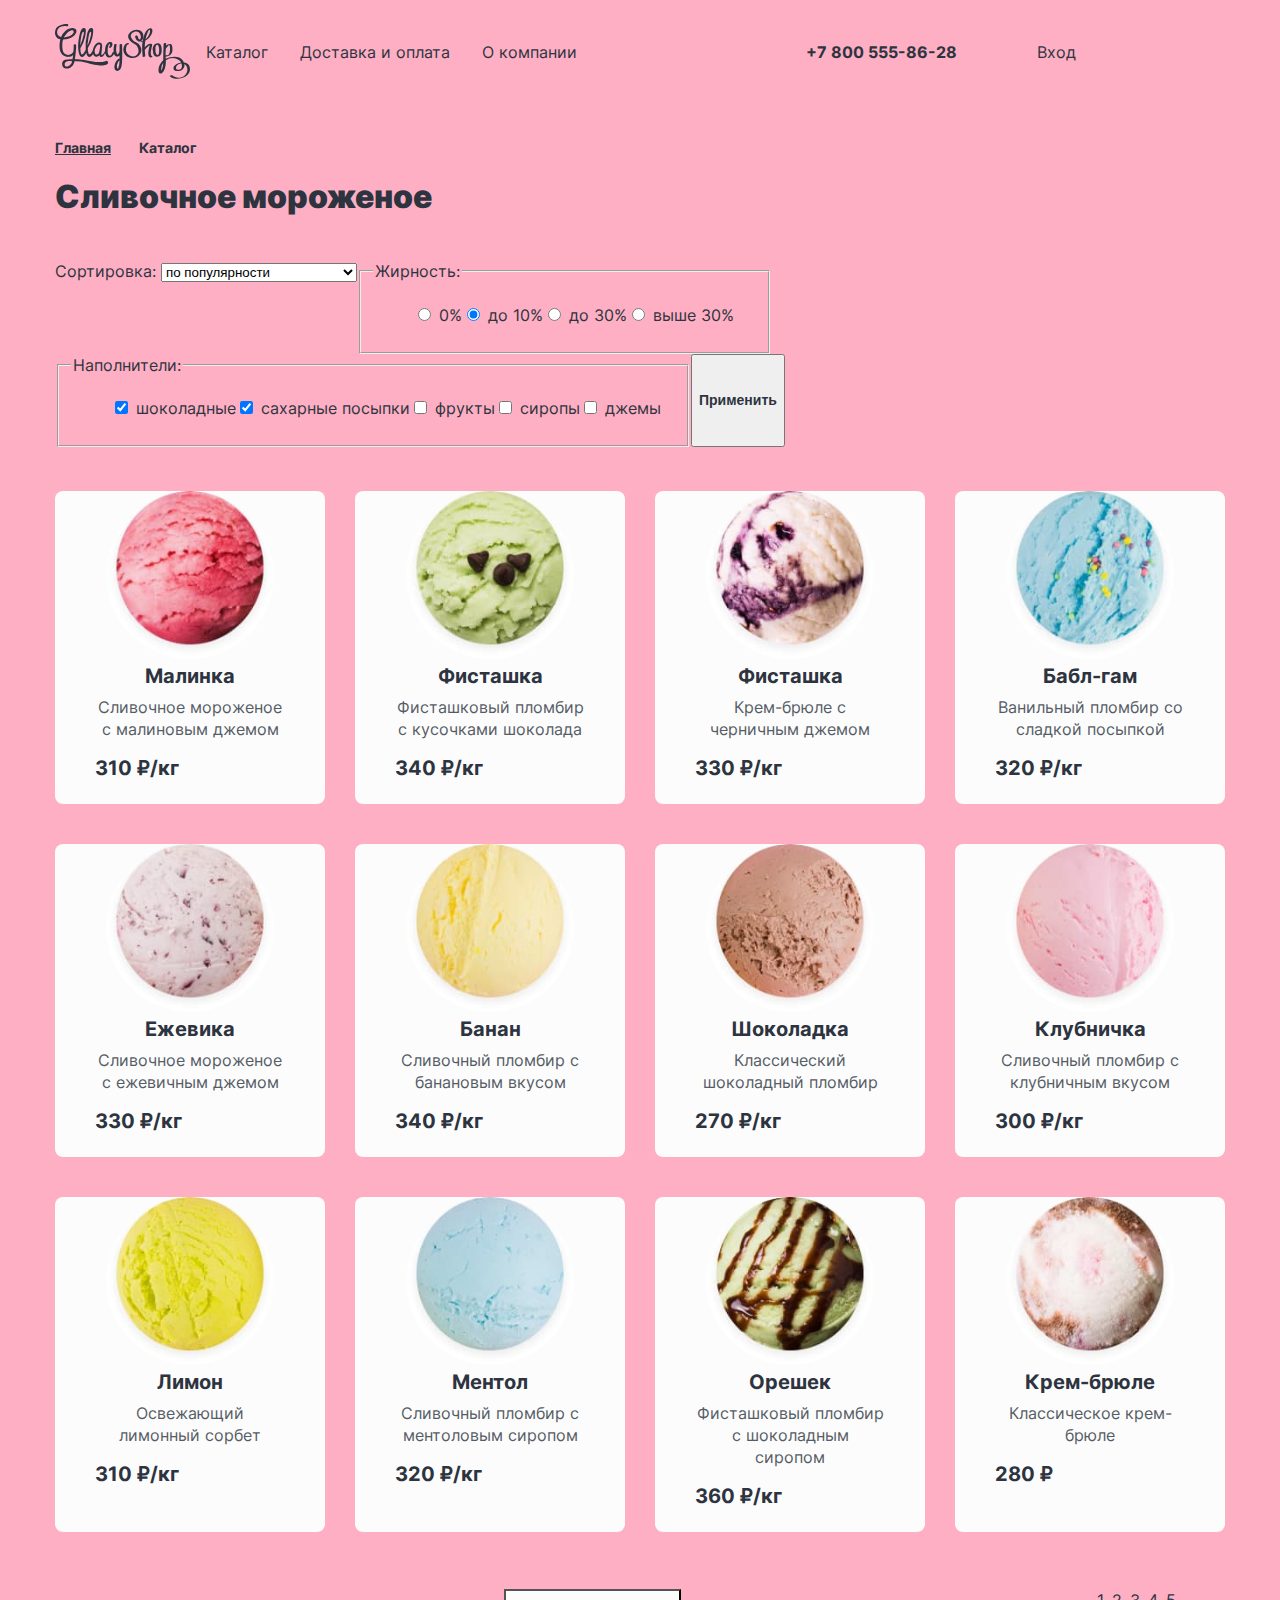
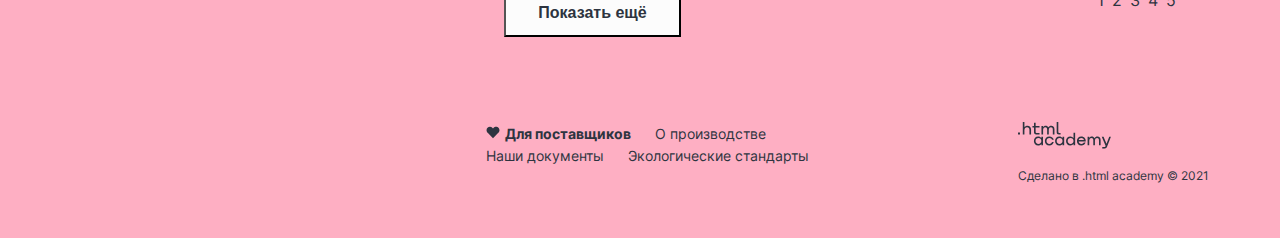
<file: 7/catalog.html>
<!DOCTYPE html>
<html lang="ru">
  <head>
    <meta charset="utf-8">
    <title>HTML Academy: Глейси</title>
    <link rel="stylesheet" href="styles/styles.css">
    <base href="https://htmlacademy-htmlcss.github.io/2067423-gllacy-34/7/">
</head>
  <body>
    <div class="page-container">
      <header class="page-header">
        <nav class="navigation">
          <img class="page-header-logo" src="image/header/logo-shop.svg" width="137" height="55"
            alt="Логотип Glasy shop">
          <ul class="navigation-list">
            <li class="navigation-item">
              <a class="navigation-link" href="catalog.html">Каталог</a>
            </li>
            <li class="navigation-item">
              <a class="navigation-link" href="pay.html">Доставка и оплата</a>
            </li>
            <li class="navigation-item">
              <a class="navigation-link" href="about.html">О компании</a>
            </li>
          </ul>
          <ul class="navigation-list navigation-user">
            <li class="navigation-item">
              <a class="navigation-link navigation-link-phone" href="#">+7 800 555-86-28</a>
            </li>
            <li class="navigation-item">
              <a class="navigation-link" href="#">
                <span class="visually-hidden">
                  Поиск
                </span>
              </a>
            </li>
            <li class="navigation-item">
              <a class="navigation-link" href="#">Вход</a>
            </li>
            <li class="navigation-item">
              <a class="navigation-link" href="#">
                <span class="visually-hidden">
                  Корзина
                </span>
              </a>
            </li>
          </ul>
        </nav>
      </header>

      <main class="main-container main-inner">
        <header class="inner-header">
          <ul class="breadcrumbs">
            <li class="breadcrumbs-item">
              <a class="breadcrumbs-link" href="index.html">Главная</a>
            </li>
            <li class="breadcrumbs-item">
              <a class="breadcrumbs-link">Каталог</a>
            </li>
          </ul>
          <h1 class="header-title">Сливочное мороженое</h1>
        </header>

        <section class="filters">
          <h2 class="visually-hidden" hidden>Список товаров с фильтрами</h2>
          <form class="catalog-filter" action="https://echo.htmlacademy.ru/" method="get">
            <label class="control">
              Сортировка:
             <select class="select-control">
              <option value="popular">по популярности</option>
              <option value="cheap">сначала дешевле</option>
              <option value="expensive">сначала дороже</option>
             </select>
            </label>
            <!--Цены-->
            <fieldset class="filter-calories">
              <legend class="catalog-filter-title">Жирность:</legend>
              <ul class="catalog-filter-list">
                <li class="catalog-filter-item">
                  <label class="control">
                    <input class="control-input" type="radio" name="product-group">
                    0%
                  </label>
                </li>
                <li class="catalog-filter-item">
                  <label class="control">
                    <input class="control-input" type="radio" name="product-group" checked>
                    до 10%
                  </label>
                </li>
                <li class="catalog-filter-item">
                  <label class="control">
                    <input class="control-input" type="radio" name="product-group">
                    до 30%
                  </label>
                </li>
                <li class="catalog-filter-item">
                  <label class="control">
                    <input class="control-input" type="radio" name="product-group">
                    выше 30%
                  </label>
                </li>
              </ul>
            </fieldset>
            <fieldset class="filter-fillers">
              <legend class="catalog-filter-title fillers">Наполнители:</legend>
              <ul class="catalog-filter-list">
                <li class="catalog-filter-item">
                  <label class="control">
                    <input class="control-input" type="checkbox" name="chocolate" checked>
                    шоколадные
                  </label>
                </li>
                <li class="catalog-filter-item">
                  <label class="control">
                    <input class="control-input" type="checkbox" name="sugar" checked>
                    сахарные посыпки
                  </label>
                </li>
                <li class="catalog-filter-item">
                  <label class="control">
                    <input class="control-input" type="checkbox" name="fruits">
                    фрукты
                  </label>
                </li>
                <li class="catalog-filter-item">
                  <label class="control">
                    <input class="control-input" type="checkbox" name="syrups">
                    сиропы
                  </label>
                </li>
                <li class="catalog-filter-item">
                  <label class="control">
                    <input class="control-input" type="checkbox" name="jams">
                    джемы
                  </label>
                </li>
              </ul>
            </fieldset>
            <button class="button-filter" type="submit">Применить</button>
          </form>
        </section>
        <section class="catalog">
          <ul class="product-list">
            <li class="product-card">
              <a class="product-card-link" href="product.html">
                <img class="product-card-image" src="image/catalog/product-1.jpg" width="168" height="168" alt="">
              </a>
              <div class="wrapper-item">
                <a class="product-card-link" href="product.html">
                  <h3 class="name-item">Малинка</h3>
                </a>
                <p class="description-item">Сливочное мороженое с малиновым джемом</p>
                <b class="item-price">310 ₽/кг</b>
                <a class="product-card-button button" href="#">
                  <span class="visually-hidden">
                  Корзина
                  </span>
                </a>
              </div>
            </li>
            <li class="product-card">
              <a class="product-card-link" href="product.html">
                <img class="product-card-image" src="image/catalog/product-2.jpg" width="168" height="168" alt="">
              </a>
              <div class="wrapper-item">
                <a class="product-card-link" href="product.html">
                  <h3 class="name-item">Фисташка</h3>
                </a>
                <p class="description-item">Фисташковый пломбир с кусочками шоколада</p>
                <b class="item-price">340 ₽/кг</b>
                <a class="product-card-button button" href="#">
                  <span class="visually-hidden">
                  Корзина
                  </span>
                 </a>
              </div>
            </li>
            <li class="product-card">
              <a class="product-card-link" href="product.html">
                <img class="product-card-image" src="image/catalog/product-3.jpg" width="168" height="168" alt="">
              </a>
              <div class="wrapper-item">
                <a class="product-card-link" href="product.html">
                  <h3 class="name-item">Фисташка</h3>
                </a>
               <p class="description-item">Крем-брюле с черничным джемом</p>
              <b class="item-price">330 ₽/кг</b>
              <a class="product-card-button button" href="#">
                <span class="visually-hidden">
                Корзина
                </span>
               </a>
            </li>
            <li class="product-card">
              <a class="product-card-link" href="product.html">
                <img class="product-card-image" src="image/catalog/product-4.jpg" width="168" height="168" alt="">
              </a>
              <div class="wrapper-item">
                <a class="product-card-link" href="product.html">
                  <h3 class="name-item">Бабл-гам</h3>
                </a>
                 <p class="description-item">Ванильный пломбир со сладкой посыпкой</p>
                <b class="item-price">320 ₽/кг</b>
                <a class="product-card-button button" href="#">
                  <span class="visually-hidden">
                  Корзина
                  </span>
                 </a>
              </div>
            </li>
            <li class="product-card">
              <a class="product-card-link" href="product.html">
                <img class="product-card-image" src="image/catalog/product-5.jpg" width="168" height="168">
              </a>
              <div class="wrapper-item">
                <a clas="product-card-link" href="product.html">
                  <h3 class="name-item">Ежевика</h3>
                </a>
                <p class="description-item">Сливочное мороженое с ежевичным джемом</p>
                <b class="item-price">330 ₽/кг</b>
                <a class="product-card-button button" href="#">
                  <span class="visually-hidden">
                   Корзина
                  </span>
                </a>
              </div>
            </li>
            <li class="product-card">
              <a class="product-card-link" href="product.html">
                <img class="product-card-image" src="image/catalog/product-6.jpg" width="168" height="168">
              </a>
              <div class="wrapper-item">
                <a clas="product-card-link" href="product.html">
                  <h3 class="name-item">Банан</h3>
                </a>
                <p class="description-item">Сливочный пломбир с банановым вкусом</p>
                <b class="item-price">340 ₽/кг</b>
                <a class="product-card-button button" href="#">
                  <span class="visually-hidden">
                   Корзина
                  </span>
                </a>
              </div>
            </li>
            <li class="product-card">
              <a class="product-card-link" href="product.html">
                <img class="product-card-image" src="image/catalog/product-7.jpg" width="168" height="168">
              </a>
              <div class="wrapper-item">
                <a clas="product-card-link" href="product.html">
                  <h3 class="name-item">Шоколадка</h3>
                </a>
                <p class="description-item">Классический шоколадный пломбир</p>
                <b class="item-price">270 ₽/кг</b>
                <a class="product-card-button button" href="#">
                  <span class="visually-hidden">
                   Корзина
                  </span>
                </a>
              </div>
            </li>
            <li class="product-card">
              <a class="product-card-link" href="product.html">
                <img class="product-card-image" src="image/catalog/product-8.jpg" width="168" height="168">
              </a>
              <div class="wrapper-item">
                <a clas="product-card-link" href="product.html">
                  <h3 class="name-item">Клубничка</h3>
                </a>
                <p class="description-item">Сливочный пломбир с клубничным вкусом</p>
                <b class="item-price">300 ₽/кг</b>
                <a class="product-card-button button" href="#">
                  <span class="visually-hidden">
                   Корзина
                  </span>
                </a>
              </div>
            </li>
            <li class="product-card">
              <a class="product-card-link" href="product.html">
                <img class="product-card-image" src="image/catalog/product-9.jpg" width="168" height="168">
              </a>
              <div class="wrapper-item">
                <a clas="product-card-link" href="product.html">
                  <h3 class="name-item">Лимон</h3>
                </a>
                <p class="description-item">Освежающий лимонный сорбет</p>
                <b class="item-price">310 ₽/кг</b>
                <a class="product-card-button button" href="#">
                  <span class="visually-hidden">
                   Корзина
                  </span>
                </a>
              </div>
            </li>
            <li class="product-card">
              <a class="product-card-link" href="product.html">
                <img class="product-card-image" src="image/catalog/product-10.jpg" width="168" height="168">
              </a>
              <div class="wrapper-item">
                <a clas="product-card-link" href="product.html">
                  <h3 class="name-item">Ментол</h3>
                </a>
                <p class="description-item">Сливочный пломбир с ментоловым сиропом</p>
                <b class="item-price">320 ₽/кг</b>
                <a class="product-card-button button" href="#">
                  <span class="visually-hidden">
                   Корзина
                  </span>
                </a>
              </div>
            </li>
            <li class="product-card">
              <a class="product-card-link" href="product.html">
                <img class="product-card-image" src="image/catalog/product-11.jpg" width="168" height="168">
              </a>
              <div class="wrapper-item">
                <a clas="product-card-link" href="product.html">
                  <h3 class="name-item">Орешек</h3>
                </a>
              <p class="description-item">Фисташковый пломбир с шоколадным сиропом</p>
                <b class="item-price">360 ₽/кг</b>
                <a class="product-card-button button" href="#">
                  <span class="visually-hidden">
                   Корзина
                  </span>
                </a>
              </div>
            </li>
            <li class="product-card">
              <a class="product-card-link" href="product.html">
                <img class="product-card-image" src="image/catalog/product-12.jpg" width="168" height="168">
              </a>
              <div class="wrapper-item">
                <a clas="product-card-link" href="product.html">
                  <h3 class="name-item">Крем-брюле</h3>
                </a>
                <p class="description-item">Классическое крем-брюле</p>
                <b class="item-price">280 ₽</b>
                <a class="product-card-button button" href="#">
                  <span class="visually-hidden">
                   Корзина
                  </span>
                </a>
              </div>
            </li>
          </ul>
          <div class="pagination-container">
            <button class="button-white pagination-show-more" type="button">Показать ещё</button>
            <ul class="pagination">
              <li class="pagination-item">
                <a class="pagination-link pagination-prev pagination-disabled">
                  <span class="visually-hidden">Предыдущая страница</span>
                </a>
              </li>
              <li class="pagination-item">
                <a class="pagination-link pagination-current">1</a>
              </li>
              <li class="pagination-item">
                <a class="pagination-link" href="#">2</a>
              </li>
              <li class="pagination-item">
                <a class="pagination-link" href="#">3</a>
              </li>
              <li class="pagination-item">
                <a class="pagination-link" href="#">4</a>
              </li>
              <li class="pagination-item">
                <a class="pagination-link" href="#">5</a>
              </li>
              <li class="pagination-item">
                <a class="pagination-link pagination-next" href="#">
                  <span class="visually-hidden">Следующая страница</span>
                </a>
              </li>
            </ul>
          </div>
        </section>
      </main>

      <footer class="page-footer">
        <section class="footer-social">
          <h2 class="visually-hidden">Социальные сети</h2>
          <ul class="footer-list-social">
            <li class="footer-social-item">
              <a class="visually-hidden" href="https://t.me/htmlacademy">Telegram</a>
            </li>
            <li class="footer-social-item">
              <a class="visually-hidden" href="https://vk.com/htmlacademy">Vkontakte</a>
            </li>
            <li class="footer-social-item">
              <a class="visually-hidden" href="https://www.youtube.com/user/htmlacademyru">Youtube</a>
            </li>
          </ul>
        </section>
        <section class="footer-documentation">
          <h2 class="visually-hidden">Документация</h2>
          <ul class="footer-list-documents">
            <li class="footer-doc-item">
              <span><img class="suppliers" src="image/index/heart.svg" width="14" height="13" alt="heart">
                <a class="suppliers" href="#">Для поставщиков</a></span>
            </li>
            <li class="footer-doc-item">
              <a class="about-production" href="#">О производстве</a>
            </li>
            <li class="footer-doc-item">
              <a class="about-production" href="#">Наши документы</a>
            </li>
            <li class="footer-doc-item">
              <a class="our-documents" href="#">Экологические стандарты</a>
            </li>
          </ul>
        </section>
        <section class="about">
          <img class="logo-htmlacademy" alt="ЛОГО" src="image/logo_htmlacademy.svg" width="93" height="27">
          <p class="by">Сделано в .html academy © 2021</p>
        </section>
      </footer>
    </div>
  </body>
</html>
</file>
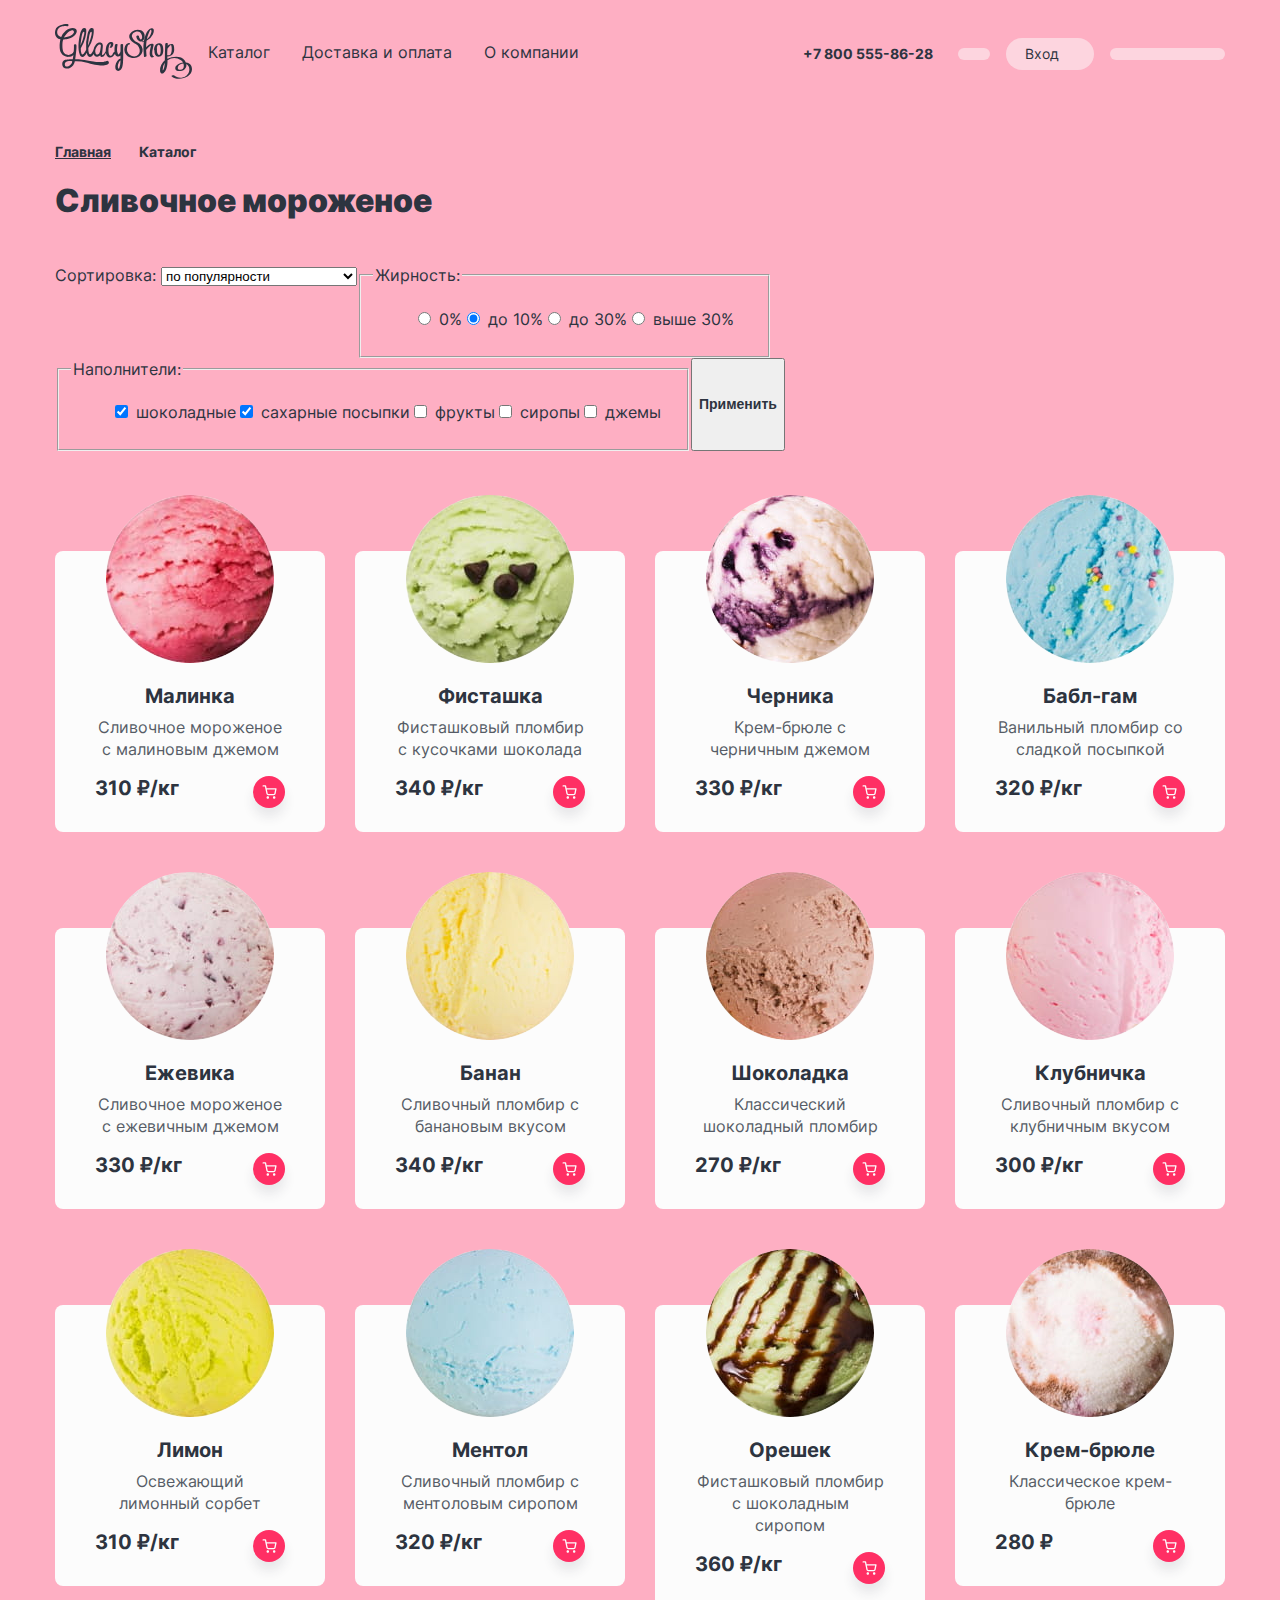
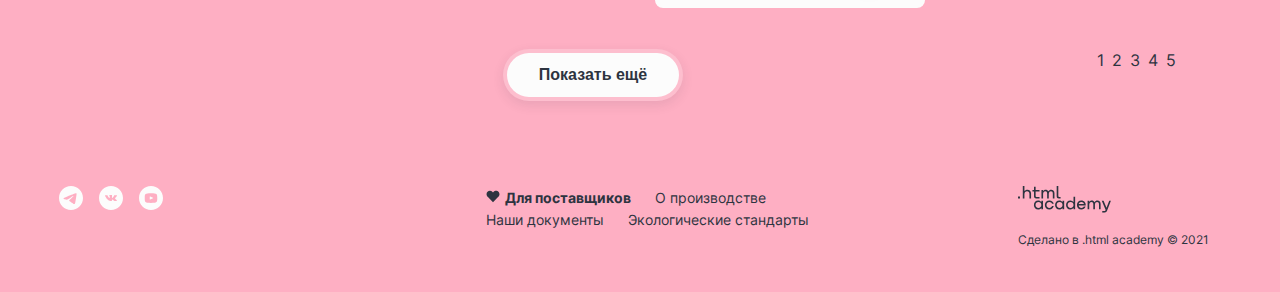
<file: 8/catalog.html>
<!DOCTYPE html>
<html lang="ru">
  <head>
    <meta charset="utf-8">
    <title>HTML Academy: Глейси</title>
    <link rel="stylesheet" href="styles/styles.css">
    <base href="https://htmlacademy-htmlcss.github.io/2067423-gllacy-34/8/">
</head>
  <body>
    <div class="page-container">
      <header class="page-header">
        <nav class="navigation">
          <a class="logo-link" href="index.html">
            <img class="page-header-logo" src="image/header/logo-shop.svg" width="137" height="55"
            alt="Логотип Glasy shop">
          </a>
          <ul class="navigation-list">
            <li class="navigation-item">
              <a class="navigation-link" href="catalog.html">Каталог</a>
            </li>
            <li class="navigation-item">
              <a class="navigation-link" href="index.html#info-delivery">Доставка и оплата</a>
            </li>
            <li class="navigation-item">
              <a class="navigation-link" href="index.html#about">О компании</a>
            </li>
          </ul>
          <ul class="navigation-list navigation-user">
            <li class="navigation-item">
              <a class="navigation-link navigation-link-phone" href="tel:+78005558628">+7 800 555-86-28</a>
            </li>
            <li class="navigation-item">
              <a class="navigation-link" href="#">
                <span class="visually-hidden">
                  Поиск
                </span>
              </a>
            </li>
            <li class="navigation-item">
              <a class="navigation-link" href="#">Вход</a>
            </li>
            <li class="navigation-item">
              <a class="navigation-link" href="#">
                <span class="visually-hidden">
                  Корзина
                </span>
              </a>
            </li>
          </ul>
        </nav>
      </header>

      <main class="main-container main-inner">
        <header class="inner-header">
          <ul class="breadcrumbs">
            <li class="breadcrumbs-item">
              <a class="breadcrumbs-link" href="index.html">Главная</a>
            </li>
            <li class="breadcrumbs-item">
              <a class="breadcrumbs-link">Каталог</a>
            </li>
          </ul>
          <h1 class="header-title">Сливочное мороженое</h1>
        </header>

        <section class="filters">
          <h2 class="visually-hidden" hidden>Список товаров с фильтрами</h2>
          <form class="catalog-filter" action="https://echo.htmlacademy.ru/" method="get">
            <label class="control">
              Сортировка:
             <select class="select-control">
              <option value="popular">по популярности</option>
              <option value="cheap">сначала дешевле</option>
              <option value="expensive">сначала дороже</option>
             </select>
            </label>
            <!--Цены-->
            <fieldset class="filter-calories">
              <legend class="catalog-filter-title">Жирность:</legend>
              <ul class="catalog-filter-list">
                <li class="catalog-filter-item">
                  <label class="control">
                    <input class="control-input" type="radio" name="product-group">
                    0%
                  </label>
                </li>
                <li class="catalog-filter-item">
                  <label class="control">
                    <input class="control-input" type="radio" name="product-group" checked>
                    до 10%
                  </label>
                </li>
                <li class="catalog-filter-item">
                  <label class="control">
                    <input class="control-input" type="radio" name="product-group">
                    до 30%
                  </label>
                </li>
                <li class="catalog-filter-item">
                  <label class="control">
                    <input class="control-input" type="radio" name="product-group">
                    выше 30%
                  </label>
                </li>
              </ul>
            </fieldset>
            <fieldset class="filter-fillers">
              <legend class="catalog-filter-title fillers">Наполнители:</legend>
              <ul class="catalog-filter-list">
                <li class="catalog-filter-item">
                  <label class="control">
                    <input class="control-input" type="checkbox" name="chocolate" checked>
                    шоколадные
                  </label>
                </li>
                <li class="catalog-filter-item">
                  <label class="control">
                    <input class="control-input" type="checkbox" name="sugar" checked>
                    сахарные посыпки
                  </label>
                </li>
                <li class="catalog-filter-item">
                  <label class="control">
                    <input class="control-input" type="checkbox" name="fruits">
                    фрукты
                  </label>
                </li>
                <li class="catalog-filter-item">
                  <label class="control">
                    <input class="control-input" type="checkbox" name="syrups">
                    сиропы
                  </label>
                </li>
                <li class="catalog-filter-item">
                  <label class="control">
                    <input class="control-input" type="checkbox" name="jams">
                    джемы
                  </label>
                </li>
              </ul>
            </fieldset>
            <button class="button-filter" type="submit">Применить</button>
          </form>
        </section>
        <section class="catalog">
          <ul class="product-list">
            <li class="product-card">
              <img class="product-card-image" src="image/catalog/product-1.jpg" width="168" height="168" alt="">
              <div class="wrapper-item">
                <a class="product-card-link" href="product.html">
                  <h3 class="name-item">Малинка</h3>
                </a>
                <p class="description-item">Сливочное мороженое с малиновым джемом</p>
                <div class="product-card-price-container">
                  <b class="item-price">310 ₽/кг</b>
                  <a class="product-card-button button" href="#">
                    <span class="visually-hidden">
                  К орзина
                    </span>
                  </a>
                </div>
              </div>
            </li>
            <li class="product-card">
              <img class="product-card-image" src="image/catalog/product-2.jpg" width="168" height="168" alt="">
              <div class="wrapper-item">
                <a class="product-card-link" href="product.html">
                  <h3 class="name-item">Фисташка</h3>
                </a>
                <p class="description-item">Фисташковый пломбир с кусочками шоколада</p>
                <div class="product-card-price-container">
                  <b class="item-price">340 ₽/кг</b>
                  <a class="product-card-button button" href="#">
                    <span class="visually-hidden">
                  К орзина
                    </span>
                  </a>
                 </div>
              </div>
            </li>
            <li class="product-card">
              <img class="product-card-image" src="image/catalog/product-3.jpg" width="168" height="168" alt="">
              <div class="wrapper-item">
                <a class="product-card-link" href="product.html">
                  <h3 class="name-item">Черника</h3>
                </a>
               <p class="description-item">Крем-брюле с черничным джемом</p>
              <div class="product-card-price-container">
              <b class="item-price">330 ₽/кг</b>
              <a class="product-card-button button" href="#">
                <span class="visually-hidden">
                Корзина
                </span>
                 </a>
               </div>
            </li>
            <li class="product-card">
              <img class="product-card-image" src="image/catalog/product-4.jpg" width="168" height="168" alt="">
              <div class="wrapper-item">
                <a class="product-card-link" href="product.html">
                  <h3 class="name-item">Бабл-гам</h3>
                </a>
                 <p class="description-item">Ванильный пломбир со сладкой посыпкой</p>
                <div class="product-card-price-container">
                  <b class="item-price">320 ₽/кг</b>
                  <a class="product-card-button button" href="#">
                    <span class="visually-hidden">
                     Корзина
                    </span>
                  </a>
                 </div>
              </div>
            </li>
<li class="product-card">
               <img class="product-card-image" src="image/catalog/product-5.jpg" width="168" height="168">
              <div class="wrapper-item">
                <a clas="product-card-link" href="product.html">
                  <h3 class="name-item">Ежевика</h3>
                </a>
                <p class="description-item">Сливочное мороженое с ежевичным джемом</p>
                <div class="product-card-price-container">
                  <b class="item-price">330 ₽/кг</b>
                  <a class="product-card-button button" href="#">
                    <span class="visually-hidden">
                    Корзина
                    </span>
                  </a>
                </div>
              </div>
            </li>
            <li class="product-card">
               <img class="product-card-image" src="image/catalog/product-6.jpg" width="168" height="168">
              <div class="wrapper-item">
                <a clas="product-card-link" href="product.html">
                  <h3 class="name-item">Банан</h3>
                </a>
                <p class="description-item">Сливочный пломбир с банановым вкусом</p>
                <div class="product-card-price-container">
                  <b class="item-price">340 ₽/кг</b>
                  <a class="product-card-button button" href="#">
                    <span class="visually-hidden">
                    Корзина
                    </span>
                  </a>
                </div>
              </div>
            </li>
            <li class="product-card">
               <img class="product-card-image" src="image/catalog/product-7.jpg" width="168" height="168">
              <div class="wrapper-item">
                <a clas="product-card-link" href="product.html">
                  <h3 class="name-item">Шоколадка</h3>
                </a>
                <p class="description-item">Классический шоколадный пломбир</p>
                <div class="product-card-price-container">
                  <b class="item-price">270 ₽/кг</b>
                  <a class="product-card-button button" href="#">
                    <span class="visually-hidden">
                    Корзина
                    </span>
                  </a>
                </div>
              </div>
            </li>
            <li class="product-card">
               <img class="product-card-image" src="image/catalog/product-8.jpg" width="168" height="168">
              <div class="wrapper-item">
                <a clas="product-card-link" href="product.html">
                  <h3 class="name-item">Клубничка</h3>
                </a>
                <p class="description-item">Сливочный пломбир с клубничным вкусом</p>
                <div class="product-card-price-container">
                  <b class="item-price">300 ₽/кг</b>
                  <a class="product-card-button button" href="#">
                    <span class="visually-hidden">
                    Корзина
                    </span>
                  </a>
                </div>
              </div>
            </li>
            <li class="product-card">
               <img class="product-card-image" src="image/catalog/product-9.jpg" width="168" height="168">
              <div class="wrapper-item">
                <a clas="product-card-link" href="product.html">
                  <h3 class="name-item">Лимон</h3>
                </a>
                <p class="description-item">Освежающий лимонный сорбет</p>
                <div class="product-card-price-container">
                  <b class="item-price">310 ₽/кг</b>
                  <a class="product-card-button button" href="#">
                    <span class="visually-hidden">
                    Корзина
                    </span>
                  </a>
                </div>
              </div>
            </li>
            <li class="product-card">
              <img class="product-card-image" src="image/catalog/product-10.jpg" width="168" height="168">
              <div class="wrapper-item">
                <a clas="product-card-link" href="product.html">
                  <h3 class="name-item">Ментол</h3>
                </a>
                <p class="description-item">Сливочный пломбир с ментоловым сиропом</p>
                <div class="product-card-price-container">
                  <b class="item-price">320 ₽/кг</b>
                  <a class="product-card-button button" href="#">
                    <span class="visually-hidden">
                    Корзина
                    </span>
                  </a>
                </div>
              </div>
            </li>
            <li class="product-card">
              <img class="product-card-image" src="image/catalog/product-11.jpg" width="168" height="168">
              <div class="wrapper-item">
                <a clas="product-card-link" href="product.html">
                  <h3 class="name-item">Орешек</h3>
                </a>
                <p class="description-item">Фисташковый пломбир с шоколадным сиропом</p>
                <div class="product-card-price-container">
                  <b class="item-price">360 ₽/кг</b>
                  <a class="product-card-button button" href="#">
                    <span class="visually-hidden">
                    Корзина
                    </span>
                  </a>
                </div>
              </div>
            </li>
            <li class="product-card">
              <img class="product-card-image" src="image/catalog/product-12.jpg" width="168" height="168">
              <div class="wrapper-item">
                <a clas="product-card-link" href="product.html">
                  <h3 class="name-item">Крем-брюле</h3>
                </a>
                <p class="description-item">Классическое крем-брюле</p>
                <div class="product-card-price-container">
                  <b class="item-price">280 ₽</b>
                  <a class="product-card-button button" href="#">
                    <span class="visually-hidden">
                    Корзина
                    </span>
                  </a>
                </div>
              </div>
            </li>
          </ul>
          <div class="pagination-container">
            <button class="button button-white pagination-show-more" type="button">Показать ещё</button>
            <a class="pagination-link pagination-prev pagination-disabled">
              <svg class="pagin" aria-hidden="true" focusable="false" width="7" height="12" fill="none" xmlns="http://www.w3.org/2000/svg"><path fill-rule="evenodd" clip-rule="evenodd" d="M1.135.865a.665.665 0 1 0-.94.94l4.201 4.201-4.201 4.202a.665.665 0 0 0 .94.94L5.804 6.48a.665.665 0 0 0 .003-.943L1.135.865Z" /></svg>
              <span class="visually-hidden">Предыдущая страница</span>
            </a>
            <ul class="pagination">
              <li class="pagination-item">
                <a class="pagination-link pagination-current">1</a>
              </li>
              <li class="pagination-item">
                <a class="pagination-link" href="#">2</a>
              </li>
              <li class="pagination-item">
                <a class="pagination-link" href="#">3</a>
              </li>
              <li class="pagination-item">
                <a class="pagination-link" href="#">4</a>
              </li>
              <li class="pagination-item">
                <a class="pagination-link" href="#">5</a>
              </li>
              <li class="pagination-item">
                <a class="pagination-link pagination-next" href="#">
                  <span class="visually-hidden">Следующая страница</span>
                </a>
              </li>
            </ul>
          </div>
        </section>
      </main>

      <footer class="page-footer">
        <section class="footer-social">
          <h2 class="visually-hidden">Социальные сети</h2>
          <ul class="social-media">
            <li class="social-media-item">
              <a class="social-link social-tg" href="https://t.me/htmlacademy">
                <span class="visually-hidden">
                  Telegram
                </span>
              </a>
            </li>
            <li class="social-media-item">
              <a class="social-link social-vk" href="https://vk.com/htmlacademy">
                <span class="visually-hidden">
                  Vkontakte
                </span>
              </a>
            </li>
            <li class="social-media-item">
              <a class="social-link social-Youtube" href="https://www.youtube.com/user/htmlacademyru">
                <span class="visually-hidden">
                  Youtube
                </span>
              </a>
            </li>
          </ul>
        </section>
        <section class="footer-documentation">
          <h2 class="visually-hidden">Документация</h2>
          <ul class="footer-list-documents">
            <li class="footer-doc-item">
              <span><img class="suppliers" src="image/index/heart.svg" width="14" height="13" alt="heart">
                <a class="suppliers" href="#">Для поставщиков</a></span>
            </li>
            <li class="footer-doc-item">
              <a class="about-production" href="#">О производстве</a>
            </li>
            <li class="footer-doc-item">
              <a class="about-production" href="#">Наши документы</a>
            </li>
            <li class="footer-doc-item">
              <a class="our-documents" href="#">Экологические стандарты</a>
            </li>
          </ul>
        </section>
        <section class="about">
          <img class="logo-htmlacademy" alt="ЛОГО" src="image/logo_htmlacademy.svg" width="93" height="27">
          <p class="by">Сделано в .html academy © 2021</p>
        </section>
    </footer>

    </div>
  </body>
</html>
</file>
<file: styles/styles.css>
@font-face {
  font-family: "Inter";
  font-style: normal;
  font-weight: 400;
  src: url("../fonts/inter-400.woff2") format("woff2");
  font-display: swap;
}

@font-face {
  font-family: "Inter";
  font-style: normal;
  font-weight: 700;
  src: url("../fonts/inter-700.woff2") format("woff2");
  font-display: swap;
}

@font-face {
  font-family: "Inter";
  font-style: normal;
  font-weight: 900;
  src: url("../fonts/inter-900.woff2") format("woff2");
  font-display: swap;
}

html {
  height: 100%;
}

body {
  margin: 0;
  font-family: "Inter", sans-serif;
  font-weight: 400;
  font-size: 16px;
  line-height: 22px;
  color: #2D3440;
  background-color: #FEAFC3;
}

.visually-hidden {
  position: absolute;
  width: 1px;
  height: 1px;
  margin: -1px;
  padding: 0;
  border: 0;
  clip: rect(0 0 0 0);
  overflow: hidden;
}

                /* Header */
.page-header {
  color: #2D3440;
}

.navigation {
  display: flex;
  margin: 24px 0;
}

.page-header-logo {
  width: 137px;
  margin: 0;
  padding: 0;
}


.navigation-list {
  display: flex;
  flex-wrap: wrap;
  width: 663px;
  margin: 10px 0;
  padding: 0;
  list-style-type: none;
  padding-left: 16px;
}

.navigation-link {
  position: relative;
  display: block;
  padding: 8px 16px;
  color: #2D3440;
  line-height: 20px;
  text-align: center;
  text-decoration: none;
}

.navigation-user {
  position: relative;
  display: grid;
  grid-template-columns: 148px 32px 88px 115px;
  column-gap: 16px;
  grid-template-rows: auto;
  align-items: center;
  width: 431px;
  margin-left: auto;
  margin: 0;
  padding: 0;
  list-style-type: none;
}

.navigation-user .navigation-item:first-child {
  display: flex;
  flex-wrap: wrap;
}

.navigation-user .navigation-link {
  padding: 0;
  font-size: 14px;
  line-height: 20px;
}

.navigation-item {
  position: relative;
}

.navigation-user-item:nth-child(3) .navigation-link,
.navigation-user-item:nth-child(4) .navigation-link{
  background-color:rgba(252, 252, 252, 0.3);
  border-radius: 26px;
  padding: 6px 16px 6px 0;
}

.link-search {
  display: flex;
  align-items: center;
  justify-content: center;
  border-radius: 100%;
  width: 32px;
  height: 32px;
}

.link-search .navigation-icon {
  position: relative;
}

.navigation-user-item:nth-child(2) .navigation-link {
  background-color:rgba(252, 252, 252, 0.3);
}

.navigation-icon {
  position: absolute;
  top: 0;
  right: 0;
  bottom: 0;
  left: 0;
  fill: #2D3440;
}

.navigation-link-login .navigation-icon {
  right: auto;
  left: 16px;
  margin: auto 0;
}

.navigation-link-phone {
  font-weight: 700;
  font-size: 16px;
  line-height: 20px;
  color: #2D3440;
  text-decoration: none;
  outline: none;
}

 .navigation-link:hover  {
  background: rgba(252, 252, 252, 0.5);
  border-radius: 30px;
}


.navigation-link:focus {
  box-shadow: 0 0 0 2px #2D3440;
  border-radius: 30px;
  outline: none;
}

.navigation-link:active {
  box-shadow: 0 0 0 2px #FCFCFC;
  background-color: #FCFCFC;
  border-radius: 30px;
}
.navigation-user-item:nth-child(2) .navigation-link:hover,
.navigation-user-item:nth-child(3) .navigation-link:hover ,
.navigation-user-item:nth-child(4) .navigation-link:hover  {
  background: rgba(252, 252, 252, 0.5);
  border-radius: 30px;
}

.navigation-user-item:nth-child(2) .navigation-link:active,
.navigation-user-item:nth-child(3) .navigation-link:active ,
.navigation-user-item:nth-child(4) .navigation-link:active {
  box-shadow: 0 0 0 2px #FCFCFC;
  background: #FCFCFC;
}

.navigation-link-current {
  background: #FF4A78;
  border-radius: 30px;
  color: #FCFCFC;
}

.content {
  padding-left: 38px;
}



                /*Main*/
.main-container {
  flex-grow: 1;
}

.main-index {
  display: grid;
  row-gap: 80px;
}

.page-container {
  width: 1170px;
  margin: 0 auto;
}

.slider {
  position: relative;
  display: flex;
  align-items: center;
}

.wrapper-description-carousel {
  padding: 136px 0 138px 70px;
}

.description-slider {
  width: 414px;
}

.slider-pagination {
  position: absolute;
  bottom: 0;
  display: flex;
  flex-wrap: wrap;
  list-style-type: none;
  left: 0;
  padding: 0;
}

.slider-pagination-item {
  padding-left: 8px;
}

.slider-pagination-button {
  display: flex;
  align-items: center;
  justify-content: center;
  width: 12px;
  height: 12px;
  border-radius: 100px;
  padding: 0;
  background: rgba(252, 252, 252, 0.3);
  outline: none;
  border: none;
  cursor: pointer;
}

.slider-pagination-button:hover {
  background: rgba(252, 252, 252, 0.3);
  border: 1px solid #FCFCFC;
  border-radius: 100px;
}

.slider-pagination-button:active {
  background: rgba(252, 252, 252, 0.5);
  border: none;
}

.slider-button-current:focus {
  background: rgba(252, 252, 252, 0.3);
  border: 1px solid #2D3440;
  border-radius: 100px;
}

.slider-button-current {
  background: #FCFCFC;
}


.card-title {
  font-weight: 900;
  font-size: 36px;
  line-height: 46px;
  width: 470px;
  margin: 0;
}

.card-description {
  font-size: 18px;
  line-height: 24px;
  margin: 24px 0 48px;
}

.slider-image {
  display: block;
  padding: 21px 21px 26px;
}

.wrapper-slider {
  position: relative;
  width: 348px;
}

.wrapper-slider-button {
  position: absolute;
  top: 50%;
  width: 100%;
  transform: translateY(-50%);
  display: flex;
  justify-content: space-between;
}

.slider-button {
  width: 38px;
  height: 38px;
  color:#FCFCFC;
  background-color: rgba(252, 252, 252, 0.3);
  cursor: pointer;
  border: 2px solid #FCFCFC;
  border-radius: 26px;
  background-image: url(../image/index/arrow-left.svg);
  background-repeat: no-repeat;
  background-position: center;
  outline: none;
}

.slider-button:hover {
  background: #FCFCFC;
  background-image: url(../image/index/arrow-black.svg);
  background-repeat: no-repeat;
  background-position: center;
  border-radius: 26px;
}

.slider-button:focus {
  background: rgba(252, 252, 252, 0.3);
  background-image: url(../image/index/arrow-black.svg);
  background-repeat: no-repeat;
  background-position: center;
  border: 2px solid #2D3440;
  border-radius: 26px;
}

.slider-button:active {
  background: rgba(252, 252, 252, 0.5);
  border-radius: 26px;
  background-image: url(../image/index/arrow-black.svg);
  background-repeat: no-repeat;
  background-position: center;
  border: none;
}

.slider-button:disabled {
  background: rgba(252, 252, 252, 0.3);
  opacity: 0.4;
  border: 2px solid #FCFCFC;
  border-radius: 26px;
  background-image: url(../image/index/arrow-left.svg);
  background-repeat: no-repeat;
  background-position: center;
}

.slider-prev {
  transform: rotate(180deg);
}

.arrow {
  padding: 0;
  margin: 0;
  fill: #FCFCFC;
  border: 2px solid #FCFCFC;
  border-radius: 26px;
}

.slide-banana {
  position: absolute;
  right: 158px;
  width: 100px;
}

.slide-caramel {
  position: absolute;
  right: 0;
  width: 100px;
}

.social-slider {
  position: absolute;
  bottom: 0;
  right: 0;
}

.button {
  display: inline-block;
  background-color: #FF2F64;
  color: #FCFCFC;
  font-weight: 700;
  font-size: 16px;
  line-height: 20px;
  text-decoration: none;
  padding: 12px 32px;
  border-radius: 26px;
  cursor: pointer;
  border: 4px solid rgba(255, 255, 255, 0.5);
  box-shadow: 0 9px 12px rgba(45, 52, 64, 0.1);
}

.button-white {
  background-color: #FCFCFC;
  border: 4px solid rgba(255, 47, 100, 0.3);
  box-shadow: 0 4px 12px rgba(45, 52, 64, 0.1);
  color: #2D3440;
}

.button-white:hover {
  background: rgba(252, 252, 252, 0.4);
  border: 4px solid #FCFCFC;
  box-shadow: 0  4px 15px rgba(133, 133, 133, 0.15);
}


.button-white:focus {
  background: rgba(252, 252, 252, 0.5);
  border: 2px solid #2D3440;
  margin: 2px;
  box-shadow: 0 4px 12px rgba(45, 52, 64, 0.1);
}

.button-white:active {
  background: #FCFCFC;
  border: 2px solid #2D3440;
  box-shadow: 0 4px 12px rgba(45, 52, 64, 0.1);

}

.button-white:disabled {
  background: #E7E7E7;
  border: 4px solid rgba(252, 252, 252, 0.4);
  color: #B9B9B9;
  cursor: not-allowed;
}

.product-card-button {
  position: relative;
  width: 32px;
  height: 32px;
  box-sizing: border-box;
  background-color: #FF2F64;
  border: 2px solid #FF2F64;
  border-radius: 50%;
  cursor: pointer;
  padding: 0;
  background-image: url(../image/index/cart-white.svg);
  background-repeat: no-repeat;
  background-position: center;
}

.product-card-button:hover {
  background: rgba(252, 252, 252, 0.3);
  border: 2px solid #FF2F64;
  border-radius: 26px;
  background-image: url(../image/index/cart-black.svg);
  background-repeat: no-repeat;
  background-position: center;
}

.product-card-button:focus {
  background: #FF2F64;
  border: 2px solid #2D3440;
  border-radius: 26px;
  outline: none;
  background-image: url(../image/index/cart-white.svg);
  background-repeat: no-repeat;
  background-position: center;
}

.product-card-button:active {
  background: #FFCBD8;
  border: 2px solid #FF2F64;
  border-radius: 26px;
  background-image: url(../image/index/cart-black.svg);
  background-repeat: no-repeat;
  background-position: center;
}

.product-card-button:disabled {
  background: #B9B9B9;
  border-radius: 26px;
  background-image: url(../image/index/cart-black.svg);
  background-repeat: no-repeat;
  background-position: center;
  border: 2px solid #B9B9B9;
  cursor: not-allowed;
}

.button-pink:hover {
  background: rgba(252, 252, 252, 0.3);
  color: #2D3440;
  border: 4px solid #FF2F64;
}

.button-pink:focus {
  border: 2px solid #2D3440;
  margin: 2px;
  box-shadow: 0 4px 12px rgba(45, 52, 64, 0.1);
  outline: none;
}

.button-pink:active {
  background: #FEAFC3;
  border: 2px solid #2D3440;
  box-shadow:0 4px 12px rgba(45, 52, 64, 0.1);
  color: #E7E7E7;
}

.button-pink:disabled {
  background: #B9B9B9;
  border: 4px solid rgba(185, 185, 185, 0.3);
  background: #B9B9B9;
  color: #565C66;
  cursor: not-allowed;
}

.inner-title {
  font-weight: 900;
  font-size: 32px;
  line-height: 46px;
  text-align: center;
  margin: auto;
}

.inner-section {
  display: grid;
  gap: 55px;
  margin-top: -5px;
}

.title-gifts {
  width: 434px;

}

.index-columns {
  display: grid;
  grid-template-columns: 1fr 1fr;
  gap: 30px;
  margin: 0;
  padding: 0;
}

.gifts {
  position: relative;
  background-color: #FF7799;
  border-radius: 16px;
}

.wrapper-promo {
  width: 328px;
  padding: 36px;
  padding-right: 0;
  margin: 0;
}

.raspeberry .wrapper-promo::after {
  content: url(../image/index/raspberry.png);
  position: absolute;
  top: 0;
  right: 0;
}

.marshmallow .wrapper-promo::after {
  content: url(../image/index/marshmallow.png);
  position: absolute;
  top: 0;
  right: 0;
}

.promo-gifts {
  font-weight: 700;
  font-size: 24px;
  line-height: 30px;
  margin: 0;
}

.description-of-raffle {
  width: 328px;
  margin: 28px -10px 28px 0;
}

.name-item {
  font-weight: 700;
  font-size: 20px;
  line-height: 24px;
  color: #2D3440;
  text-align: center;
  text-decoration: none;
  margin: 0;
}

.description-item {
  color: #565C66;
  text-align: center;
  margin: 0;
  padding-top: 8px;
  padding-bottom: 16px;
}


.popular {
  width: 527px;
}

.product-card-image {
  border-radius: 50%;
  position: absolute;

}

.wrapper-item {
  width: 270px;
  display: flex;
  flex-direction: column;
  align-items: center;
  background: #FCFCFC;
  border-radius: 8px;
  margin-top: 56px;
  padding-top: 133px;
}

.description-item {
  width: 190px;
  text-align: center;
}
.product-card-price-container {
  display: flex;
  justify-content: space-between;
  width: 190px;
  margin-bottom: 24px;
}

.wrapper-advantages {
  background-image: url(../image/index/cео.png);
  background-repeat: no-repeat;
  padding: 24px;
  background-size: auto 480px;
  border-radius: 16px;
}

.advantages {
  display: grid;
  padding: 56px 40px;
  gap: 56px;
  background-color: #FCFCFC;
  border-radius: 16px;

}

.advantages-list {
  display: grid;
  grid-template-columns: 1fr 1fr;
  grid-template-rows: 1fr 1fr;
  row-gap: 40px;
  column-gap: 32px;
  list-style: none;
  margin: 0;
  padding: 0;
}

.advantages-item {
  width: 505px;
  display: grid;
  grid-template-columns: auto 1fr;
  gap: 16px;
}

.advantages-item:nth-child(2) {
  grid-column: 1/2;
  grid-row: 2/3;
}

.advantages-item .description {
  margin: 0;
}

.description {
  color: #565C66;
}

.store-news {
  display: grid;
  grid-template-columns: 1fr 1fr;
  gap: 30px;
}

.blog {
  background: url(../image/index/blog.jpg);
  background-repeat: no-repeat;
  padding-left: 32px;
  border-radius: 16px;
}

.title-blog {
  line-height: 20px;
  color: #565C66;
}

.title-post {
  font-weight: 700;
  font-size: 24px;
  line-height: 30px;
  width: 303px;
  margin-top: 12px;
}

.subscribe {
  width: 570px;
  border-radius: 16px;
  background-image: url(../image/index/subscribe.png);
}


.wrapper-subscribe {
  background-color: #FCFCFC;
  padding: 26px;
  margin: 6px;
}

.wrapper-subscribe .description {
  margin: 0;
}
.subcribe-form {
  padding-top: 42px;
  display: flex;
  gap: 14px;
}

.form-email {
  width: 332px;
}

.delivery {
  position: relative;
  display: grid;
  align-items: center;
  grid-template-columns: 1fr 500px;
  gap: 135px;
  background-image: url(../image/index/delivery.jpg);
  background-repeat: no-repeat;
  border-radius: 16px;
  width: 1170px;
}

.wrapper-delivery {
  margin-left: 100px;
}
.title-delivery {
  width: 356px;
  margin: 167px 0 24px;
  text-align: left;
}

.description-delivery {
  width: 371px;
  margin-bottom: 163px;
}

.wrapper-form {
  position: absolute;
  left: 606px;
  top: 64px;
  right: 64px;
  font-weight: 700;
  font-size: 16px;
  line-height: 20px;
  width: 500px;
  background-color: #FCFCFC;
  border-radius: 8px;
  padding: 40px 40px 42px 40px;
  box-sizing: border-box;

}

.wrapper-form .description {
  width: 380px;
  margin: 0;
  margin-bottom: 32px;
  font-weight: 400;
  line-height: 22px;
}

.delivery-form {
  display: grid;
  grid-template-columns: 117px 152px 119px;
  gap: 20px 16px;
  width: 420px;
}

.tooltip {
  position: absolute;
  margin-top: 4px;
  margin-left: 2px;
  width: 14px;
  height: 1px
}

.tooltip-toggle {
  border: none;
  background-color: transparent;
  padding: 0;
  margin: 0;
  display: block;
}

.tooltip-icon {
  width: 100%;
  height: 100%;
  fill: #2D3440;
  display: block;
}

.tooltip-text {
  border: 1px solid #B9B9B9;
  box-shadow: 0 4px 8px rgba(194, 194, 194, 0.2);
  padding: 7px;
  font-size: 12px;
  line-height: 16px;
  color: #565C66;
  text-transform: none;
  display: block;
  width: 150px;
  position: absolute;
  left: 100%;
  transform: translateY(-70%);
  margin-left: 7px;
  z-index: 1;
  display: none;
}

.appointment-form-phone {
  grid-column: 2/ 4;
}

.field-group {
  display: flex;
  flex-direction: column;
  margin: 0;
}

.form-label {
  margin-bottom: 8px;
}

.field {
  margin: 0;
  padding: 14px 16px;
  font-family: 'Inter', sans-serif;
  font-style: normal;
  font-weight: 400;
  font-size: 16px;
  line-height: 20px;
  border: 1px solid #B9B9B9;
  border-radius: 4px;
}

.field:hover {
  background: #FFFFFF;
  border: 1px solid #2D3440;
}

.field:focus {
  background: #FFFFFF;
  border: 2px solid #2D3440;
  outline: none;
}

.field:disabled,
.field:disabled:hover {
  background: #E7E7E7;
  border: 1px solid #B9B9B9;
  border-radius: 4px;
}


.appointment-form-adress {
  grid-column: 1/ -1;
}

.appointment-submit {
  border-radius: 16px;
  grid-column: 1/ -1;
  justify-self: center;
}

.contacts {
  background-image: url(../image/index/contacts.jpg);
  border-radius: 16px;
  margin: 0;
  padding: 64px;
  background-size: cover;
}

.button-delivery {
  grid-column: 2/ 3;
}

.wrapper-contacts {
  display: flex;
  flex-direction: column;
  flex-wrap: wrap;
  width: 343px;
  background-color: #FCFCFC;
  box-sizing: border-box;
  padding: 40px;
  border-radius: 8px;
}

.wrapper-contacts .description {
  margin: 0;
}

 .adress {
  font-weight: 700;
  font-size: 20px;
  line-height: 24px;
  margin: 0;
  padding-top: 12px;
  padding-bottom: 24px;
}

.contact-phone-text {
  color: #565C66;
  margin: 0;
  padding-bottom: 12px;
}

.contacts-phone {
  color: #2D3440;
  font-weight: 700;
  font-size: 20px;
  line-height: 24px;
  margin: 0;
}

.shedule {
  font-size: 14px;
  line-height: 20px;
  color: #565C66;
  margin: 0;
  padding-bottom: 32px;

}


                      /*Footer*/
.page-footer {
  position: relative;
  display: flex;
  padding: 44px 0;
  border-top: 1px solid rgba(252, 252, 252, 0.3);;
}


.footer-social {
  display: flex;
  flex-wrap: wrap;
  width: 104px;
  margin: 0 299px 0 4px;
}

.social-media{
  display: flex;
  margin: 0;
  padding: 0;
  list-style-type: none;
}

.social-media-item {
  position: relative;
  width: 26px;
  height: 27px;
  margin-right: 16px;
}

.social-link {
  position: absolute;
  left: 0;
  top: 0;
  right: 0;
  bottom: 0;
  display: block;
  height: 24px;
  background-size: 24px 24px;
  border-radius: 100%;
  outline: none;
  box-sizing: border-box;
}

.social-media-item:nth-child(3n) {
  margin-right: 0;
}

.social-icon {
  fill: #FCFCFC;
  border: 2px solid rgba(252, 252, 252, 0.3);
  border-radius: 100%;
}

.social-link:hover {
  background: #2D3440;
  border-radius: 100%;
}

.social-icon:hover {
  border: 2px solid rgba(252, 252, 252, 0.3);
  border-radius: 100%;
}


.social-link:focus {
  background: #2D3440;


}

.social-link:active {
  border: 2px solid rgba(252, 252, 252, 0.5);
  border-radius: 24px;
  opacity: 0.5;
}

.footer-documentation {
  width: 356px;
  margin-right: 200px;
}

.suppliers {
  position: absolute;
  left: 407px;
  top: 50px;
}

.about-suppliers {
  font-weight: 700;
}

.footer-list-documents {
  position: absolute;
  left: 431px;
  list-style-type: none;
  display: grid;
  grid-template-columns: 126px 182px;
  gap: 8px 24px ;
  margin: 0;
  padding: 0;
}

.footer-list-documents a {
  color: #2D3440;
  font-size: 14px;
  line-height: 20px;
  text-decoration: none;
}

.suppliers {
  font-weight: 700;
}

.about {
  width: 193px;
}

.by {
  font-size: 12px;
  line-height: 16px;
  padding-top: 14px;
  margin: 0;
}
                      /*Catalog*/

.main-inner {
  padding-top: 32px;
  margin: 0;
}

.inner-header {
  margin-bottom: 40px;
}

.breadcrumbs {
  display: flex;
  margin: 0;
  padding: 0;
  list-style-type: none;
  position: relative;
}

.breadcrumbs-link {
  font-weight: 700;
  font-size: 14px;
  line-height: 20px;
  color: #2D3440;
  margin-right: 28px;
  text-decoration: none;
}


.breadcrumbs-item:first-child .breadcrumbs-link::after {
  content: url(../image/catalog/arrow-breadcrumbs.svg);
  position: absolute;
  width: 7px;
  height: 6px;
  top: 1px;
  left: 68px;
}


.breadcrumbs-link-current {
  border-bottom: 1px solid #2D3440;
}

.header-title {
  font-weight: 900;
  font-size: 32px;
  line-height: 46px;
  margin: 0;
  padding-top: 16px;

}

.catalog-filter-title,
.catalog-filter-label {
  font-weight: 400;
  font-size: 14px;
  line-height: 20px
}

.filters {
  width: 823px;
  margin-bottom: 44px;
}

.catalog-filter-group {
  margin: 0;
  border: none;
  padding: 0;
}

.wrapper-sorting {
  padding-left: 16px;
}

.control {
  position: relative;
  display: flex;
  padding-left: 24px;
  align-items: center;
  padding-right: 16px;
}

.catalog-filter-item:last-child .control {
  padding-right: 0;
}


.select-control {
  width: 100%;
  background: rgba(252, 252, 252, 0.3);
  padding: 8px 16px;
  padding-right: 13px;
  border-radius: 20px;
  margin-top: 8px;
  font-size: 14px;
  line-height: 20px;
  background-image: url(../image/catalog/select-arrow.svg);
  background-repeat: no-repeat;
  background-position: right 14px center;
  appearance: none;
  outline: none;
  border: 2px solid transparent;
  cursor: pointer;
}

.select-control:hover {
  background: rgba(252, 252, 252, 0.5);
}

.select-control:focus {
  box-sizing: border-box;
  border: 2px solid #FCFCFC;
  border-radius: 26px;
}

.control-radio {
  width: 16px;
  height: 16px;
  padding-right: 8px;
  background-image: url(../image/catalog/default-radio.svg);
  background-repeat: no-repeat;
  cursor: pointer;
}

.control-radio:hover {
  background-image: url(../image/catalog/hover-radio.svg);
}


.control-radio:disabled {
  background-image: url(../image/catalog/disabled-radio.svg);
}

.control-input[type="radio"]:checked + .control-radio {
  background-image: url(../image/catalog/radio-default-checked.svg);
}

.control-input[type="radio"]:checked + .control-radio:hover {
  background-image: url(../image/catalog/radio-hover-checked.svg)
}

.control-input[type="radio"]:checked + .control-radio:disabled {
  background-image: url(../image/catalog/radio-disabled-checked.svg);
}

.content-filter-calories {
  padding-right: 16px;
  font-size: 14px;
  line-height: 20px;
}

.catalog-filter-item:last-child .content-filter-calories{
  padding-right: 0;
}

.wrapper-first-row-filter .control {
  padding: 0;
}
.control-mark {
  position: absolute;
  left: 0;
  width: 16px;
  height: 16px;
  padding-left: 8px;
  background-image: url(../image/catalog/default-checkbox.svg);
  background-repeat: no-repeat;
  cursor: pointer;
}

.control-mark:hover {
  background-image: url(../image/catalog/hover-checkbox.svg);

}

.control-input[type="checkbox"]:checked + .control-mark:hover {
  background-image: url(../image/catalog/hover-checked.svg);
}

.control-input[type="checkbox"]:checked + .control-mark {
  background-image: url(../image/catalog/checked.svg);

}

.control-mark:disabled {
  background-image: url(../image/catalog/disabled-checkbox.svg);

}

.control-input[type="checkbox"]:checked + .control-mark:disabled {
  background-image: url(../image/catalog/disabled-checked.svg);
}

.control-label {
  font-size: 14px;
  line-height: 20px;
}



.wrapper-first-row-filter {
  display: grid;
  grid-template-columns: 196px 196px 1fr;
  gap: 24px;
  margin-bottom: 16px;
}

.wrapper-second-row-filter {
  display: grid;
  grid-template-columns: 604px 185px;
  gap: 16px;
}

.filter-calories {
  width: 383px;

}

.catalog-filter-list {
  display: flex;
  flex-wrap: wrap;
  list-style-type: none;
  background: rgba(252, 252, 252, 0.3);
  padding: 8px 24px;
  border-radius: 20px;
  margin-top: 8px;
  margin-bottom: 0;
}

.catalog-filter-list:hover {
  background: rgba(252, 252, 252, 0.5);
}

.filter-fillers {
  width: 604px;
}

.range-wrapper-inputs {
  display: flex;
  padding-left: 16px;
}

.catalog-filter-label {
  display: flex;
  margin-right: 5px;
}

.range-input {
  width: 30px;
  padding: 0 2px;
  font: inherit;
  text-align: center;
  background-color: transparent;
  border: none;
  appearance: textfield;
  outline: none;
}

.range-input::-webkit-outer-spin-button,
.range-input::-webkit-inner-spin-button {
  appearance: none;
  margin: 0;
}

.wrapper-range-scale {
  width: 164px;
  padding: 19px 16px 17px;
  background: rgba(252, 252, 252, 0.3);
  border-radius: 20px;
  margin-top: 8px;
  cursor: pointer;
}

.wrapper-range-scale:hover {
  background: rgba(252, 252, 252, 0.5);
}

.range-scale {
  position: relative;
  background: rgba(86, 92, 102, 0.3);
  height: 2px;
  width: 164px;
}

.range-bar {
  position: absolute;
  height: 2px;
  background: #565C66;
}

.range-toggle {
  position: relative;
  width: 16px;
  height: 16px;
  background:#2D3440;
  border-radius: 100%;
  cursor: pointer;
  border: none;
}

.range-toggle::after {
  content: '';
  display: block;
  width: 4px;
  height: 4px;
  background: #FCFCFC;
  border-radius: 100%;
}

.range-toggle:hover {
  background: #FCFCFC;
}

.range-toggle:hover::after {
  background: #2D3440;
}

.range-toggle:focus {
  background: #FCFCFC;
  outline: 2px solid #2D3440;
}

.range-toggle:focus::after {
  background: #2D3440;
}

.range-toggle:active {
  background: #2D3440;
  outline: none;
}

.toggle-min {
  top: -13px;
  left: -16px;
}

.toggle-max {
  top: -13px;
  right: -35px;
}


.button-filter {
  width: 185px;
  font-weight: 700;
  font-size: 14px;
  line-height: 20px;
  color: #2D3440;
  background: rgba(252, 252, 252, 0.3);
  border: 2px solid #FCFCFC;
  border-radius: 20px;
  padding-top: 8px;
  padding-bottom: 8px;
  margin-top: 28px;
}

.button-filter:hover {
  background: #FCFCFC;
  border: 2px solid rgba(252, 252, 252, 0.3);
}

.button-filter:focus {
  border: 2px solid #2D3440;
  border-radius: 20px;
  outline: none;
}

.button-filter {
  background: rgba(252, 252, 252, 0.5);
  border-radius: 20px;
  bo
}

.product-list {
  display: grid;
  grid-template-columns: 270px 270px 270px 270px;
  gap: 40px 30px;
  list-style-type: none;
  margin: 0;
  padding: 0;
}

.product-card {
  width: 270px;
  display: flex;
  flex-direction: column;
  align-items: center;
}

.product-card a {
  text-decoration: none;

}

.item-price {
  font-weight: 700;
  font-size: 20px;
  line-height: 24px;
}

.pagination-container {
  position: relative;
  display: flex;
  padding-top: 41px;
  padding-bottom: 41px;
  justify-content: flex-end;
  margin-bottom: 40px;
}

.pagination {
  justify-self: flex-end;
  display: flex;
  margin: 0;
  padding: 0;
  list-style-type: none;
  justify-content: center;
  align-items: center;
  gap: 8px;
}

.pagination-show-more {
  position: absolute;
  left: 490px;
  padding: 12px 32px;
  margin: auto;
  border-radius: 26px;
}

.pagination-link {
  display: flex;
  flex-direction: column;
  align-items: center;
  padding: 2px 8px;
  gap: 10px;
}

.pagination-item a {
  line-height: 20px;
  text-decoration: none;
  color: #2D3440;
}

.pagination-link:hover {
  background: rgba(252, 252, 252, 0.5);
  border-radius: 50px;
}

.pagination-link:focus {
  background: rgba(252, 252, 252, 0.3);
  border: 1px solid #2D3440;
  border-radius: 50px;
  outline: none;
}

.pagination-link:active {
  background: rgba(252, 252, 252, 0.5);
  border: 1px solid #FCFCFC;
  border-radius: 50px;
}

.pagination-item:first-child .pagination-link{
  opacity: 0.3;
}

.pagination-arrow {
  fill: #2D3440;
}

.pagination-link-current {
  background: #FCFCFC;
  border-radius: 50px;
}


/*without background*/

.popover {
  position: absolute;
  top: 40px;
  right: 0;
  z-index: 1;
  width: 441px;
  box-sizing: border-box;
  padding: 48px;
  font-family: 'Inter', sans-serif;
  background: #FCFCFC;
  border-radius: 4px;
  filter: drop-shadow(0 15px 40px rgba(45, 52, 64, 0.12));
  min-height: 156px;
  display: none;
}

.popover-open {
  display: block;
}

.popover-content {
  height: 100%;
}

.popover-title {
  margin-top: 0;
  margin-bottom: 32px;
}

.wrapper-item-cart {
  display: flex;
  align-items: center;
  gap: 16px;
}

.cart-items-list {
  padding: 0;
  padding-bottom: 32px;
}

.cart-item{
  display: grid;
  grid-template-columns: 226px 119px;
}

.cart-item-title {
  display: flex;
  flex-direction: column;
}

.title-item {
  font-weight: 700;
  font-size: 18px;
  line-height: 22px;
}

.description-item-cart {
  font-weight: 400;
  font-size: 14px;
  line-height: 20px;
  color: #B9B9B9;
}

.cart-item-price {
  font-weight: 700;
  font-size: 18px;
  line-height: 22px;
}

.wrapper-item-price {
  display: flex;
  justify-content: space-between;
  align-items: center;
}

.cart-item-button {
  border: none;
  background: #FCFCFC;
  appearance: none;
}

.order {
  display: flex;
  justify-content: space-between;
  border-top: 1px solid #E7E7E7;
  padding-top: 32px;
}


.total-order {
  font-weight: 700;
  font-size: 18px;
  line-height: 22px;
  color: #2D3440;
}


.popover-empty-cart {
  position: absolute;
  top: 40px;
  right: 0;
  z-index: 1;
  display: flex;
  justify-content: center;
  align-items: center;
  width: 288px;
  height: 156px;
  background: #FCFCFC;
  box-shadow:0 15px 40px rgba(45, 52, 64, 0.12);
  border-radius: 4px;
  display: none;
}

.popover-empty-cart-open {
  display: block;
}

.empty-cart {
  font-weight: 700;
  font-size: 24px;
  line-height: 30px;
  text-align: center;
  color: #2D3440;
}

.popover-login {
  position: absolute;
  top: 40px;
  right: 0;
  z-index: 1;
  width: 420px;
  padding: 48px 48px 52px;
  background: #FCFCFC;
  box-sizing: border-box;
  border-radius: 4px;
  display: none;
}

.wrapper-input-login {
  display: flex;
  flex-direction: column;
  gap: 16px;
  margin: 32px 0;
}

.form-field {
  width: 324px;
  padding: 14px 16px;
  border: 1px solid #B9B9B9;
  border-radius: 4px;
  box-sizing: border-box;
}

.wrapper-button-login {
  display: flex;
}

.wrapper-login-link a {
  font-weight: 400;
  font-size: 14px;
  line-height: 20px;
  color: #2D3440;
  padding-left: 23px;
}


.popover-search {
  position: absolute;
  top: 40px;
  right: 0;
  z-index: 1;
  background: #FCFCFC;
  width: 356px;
  height: 96px;
  padding: 24px 16px;
  box-sizing: border-box;
  border-radius: 4px;
  filter: drop-shadow(0 8px 16px rgba(45, 52, 64, 0.12));
  display: none;
}

.search-input {
  width: 324px;
  padding: 14px 16px;
  background: #FCFCFC;
  border-radius: 4px;
  border: 1px solid #B9B9B9;
  box-sizing: border-box;
}


.popover-catalog {
  position: absolute;
  top: 40px;
  left: 0;
  z-index: 1;
  box-sizing: border-box;
  background: #FCFCFC;
  box-shadow:0 8px 16px rgba(45, 52, 64, 0.12);
  border-radius: 4px;
  width: 135px;
  padding: 16px;
  display: none;
}

.catalog-menu {
  height: 100%;
  list-style-type: none;
  padding: 0;
}

.catalog-menu-item {
  font-size: 14px;
  line-height: 20px;
  cursor: pointer;
}

.catalog-menu-item:not(:last-child) {
  padding-bottom: 6px;
}

.catalog-menu-item:first-child {
  padding-bottom: 8px;
  margin-bottom: 8px;
  border-bottom: 1px solid #B9B9B9;
  font-style: normal;
  font-weight: 700;
  font-size: 14px;
  line-height: 20px;
}

.modal-container {
  position: fixed;
  top: 0;
  left: 0;
  display: flex;
  width: 100%;
  height: 100%;
  background-color: rgba(45, 52, 64, 0.3);
}

.modal-container-close {
  display: none;
}

.modal {
  position: relative;
  margin: auto;
  padding: 64px 64px 66px;
  background-color: #FCFCFC;
  box-shadow:0 15px 40px rgba(45, 52, 64, 0.12);
  border-radius: 8px;
}

.modal-auth {
  width: 570px;
  box-sizing: border-box;
}


.modal-close-button {
  position: absolute;
  padding: 0;
  top: 32px;
  right: 32px;
  width: 10px;
  height: 10px;
  background-color: #ffffff;
  border: none;
  background-image: url("../image/pop-over/close.svg");
  background-repeat: no-repeat;
  background-position: center;
  cursor: pointer;
}

.modal-title {
  font-weight: 700;
  font-size: 24px;
  line-height: 30px;
  margin: 0;
}

.wrapper-field-modal {
  display: grid;
  gap: 16px;
  margin: 32px 0;
}

.field-textarea {
  min-height: 149px;
}

.auth-form-field  {
  font-weight: 400;
  font-size: 16px;
  line-height: 20px;
  color: #B9B9B9;
}

.auth-form {
  display: flex;
  flex-direction: column;
}

.button-modal {
  align-self: flex-end;
}
</file>
<file: 5/styles/styles.css>
@font-face {
  font-family: "Inter";
  font-style: normal;
  font-weight: 400;
  src: url("../fonts/inter-400.woff2") format("woff2");
  font-display: swap;
}

@font-face {
  font-family: "Inter";
  font-style: normal;
  font-weight: 700;
  src: url("../fonts/inter-700.woff2") format("woff2");
  font-display: swap;
}

@font-face {
  font-family: "Inter";
  font-style: normal;
  font-weight: 900;
  src: url("../fonts/inter-900.woff2") format("woff2");
  font-display: swap;
}

html {
  height: 100%;
}

body {
  margin: 0;
  display: flex;
  flex-direction: column;
  font-family: "Inter", sans-serif;;
  font-weight: 400;
  font-size: 16px;
  line-height: 22px;
  color:#2D3440;
  background-color: #FEAFC3;
}

.page-header {
  color:#2D3440;
}

.navigation {
  display: flex;
  width: 1170px;
  margin: 0 auto;
}

.page-header-logo {
  width: 137px;
  margin-right: 16px;
}


.navigation-list {
  width: 663px;
  margin: 0;
  padding: 0;
}

.navigation-user {
  width: 481px;
  margin-left: auto;
}

.navigation-link {
  color:#2D3440;
  line-height: 20px;
  text-align: center;
  text-decoration: none;
}


.main-container {
  flex-grow: 1;
}

.page-container {
  width: 1170px;
  margin: 0 auto;
}

.card-title {
  font-weight: 900;
  font-size: 36px;
  line-height: 46px;
}

.card-description {
  font-size: 18px;
  line-height: 24px;
}

.header-title {
  font-weight: 900;
  font-size: 32px;
  line-height: 46px;
}

.button-white {
  background-color: #FCFCFC;
  color:#2D3440;
  font-weight: 700;
  font-size: 16px;
  line-height: 20px;
  text-decoration: none;
}

.button {
  background-color: #FF2F64;
  color: #FCFCFC;
  font-weight: 700;
  font-size: 16px;
  line-height: 20px;
  text-decoration: none;
}

.social-media-link {
  background-color: #FCFCFC;
  color: #FEAFC3;
}

.card-list {
  display: flex;
}

.inner-title {
  font-weight: 900;
  font-size: 32px;
  line-height: 46px;
  text-align: center;
}

.index-columns {
  display: flex;
  justify-content: space-between;
  margin: 0;
  padding: 0;
}


.promo-gifts {
  font-weight: 700;
  font-size: 24px;
  line-height: 30px;
}

.gifts {
  width: 570px;
  background-color: #FF7799;
  border-radius: 16px;
}

.promo-gifts {
  width: 199px;
  margin-left: 36px;
}

.description-of-raffle {
  width: 328px;
  margin-left: 36px;
}

.raspeberry::after {
  content: url(../image/index/raspberry.png);
  margin-left: 351px;
}

.marshmallow::after {
  content: url(../image/index/marshmallow.png);
  margin-left: 351px;
}

.popular-items {
  display: flex;
  justify-content: space-between;
  margin: 0;
  padding: 0;
}

.item {
  width: 270px;
  background-color: #FCFCFC;
  border-radius: 8px;
}

.product-card-image {
  padding: 0 51px;
}

.wrapper-item {
  width: 190px;
  padding: 0 40px;
}

.name-item {
  font-weight: 700;
  font-size: 20px;
  line-height: 24px;
  color:#2D3440;
  text-align: center;
  text-decoration: none;
}

.description-item {
  color: #565C66;
  text-align: center;
}

.description {
  color: #565C66;
}

.wrapper-advantages {
  background-image: url(../image/Сео.png);
  background-size: 100%;
  background-repeat: no-repeat;
}

.advantages {
  background-color: #FCFCFC;
}

.advantages-list {
  display: flex;
  flex-direction: column;
}

.advantages-item {
  width: 505px;
}

.store-news {
  display: flex;
  justify-content: space-between;
}

.blog {
  width: 570px;
  background: url(../image/index/blog.jpg);
  background-repeat: no-repeat;
  border-radius: 16px;
}

.title-blog {
  line-height: 20px;
  color: #565C66;
}

.title-post {
  font-weight: 700;
  font-size: 24px;
  line-height: 30px;
}

.subscribe {
  width: 570px;
  border-radius: 16px;
  background-image: url(../image/index/subscribe.png);
}


.wrapper-subscribe {
  width: 558px;
  background-color: #FCFCFC;
  margin: 6px;
}

.wrapper-subscribe p{
  width: 506px;
  margin: 0 26px;
}

.subcribe-form {
  width: 506px;
  margin: 0 26px;
}

.email {
  width: 332px;
}

.button-post {
  width: 152px;
  border-radius: 16px;
}

.delivery {
  background-image: url(../image/index/delivery.jpg);
  background-repeat: no-repeat;
}

.title-delivery {
  width: 356px;
  margin-left: 100px;
}

.description-delivery {
  width: 371px;
  margin-left: 100px;
}

.delivery-form {
  font-weight: 700;
  font-size: 16px;
  line-height: 20px;
  width: 500px;
  background-color: #FCFCFC;
  margin-left: 606px;
}

.delivery-form p {
  width: 380px;
  margin: 0 80px 0 40px;
}

.delivery-date {
  width: 117px;
}

.contacts {
  background-image: url(../image/index/contacts.jpg);
  border-radius: 16px;
  margin: 0;
  padding: 0;

}

.wrapper-contacts {
  width: 343px;
  background-color: #FCFCFC;
  margin: 0 64px;
}

.adress {
  font-weight: 700;
  font-size: 20px;
  line-height: 24px;
}

.shedule {
  font-weight: 400;
  font-size: 14px;
  line-height: 20px;
}

.contacts-phone {
  font-style: normal;
  font-weight: 700;
  font-size: 20px;
  line-height: 24px;
  color: #2D3440;
  text-decoration: none;
}


.page-footer-container {
  width: 1170px;
  display: flex;
  margin: 0 auto;
}


.footer-social {
  width: 104px;
  margin: 0 299px 0 4px;
}

.footer-documentation {
  width: 356px;
  margin-right: 200px;
}

.footer-documents a {
  color: #2D3440;
  font-size: 14px;
  line-height: 20px;
  text-decoration: none;
}

.suppliers {
  font-weight: 700;
}

.about {
  width: 193px;
}

.by {
  font-size: 12px;
  line-height: 16px;
}

.breadcrumbs-link {
  font-weight: 700;
  font-size: 14px;
  line-height: 20px;
  color: #2D3440;
}

.filters {
  width: 823px;

}
.select-control {
  width: 196px;
}

.filter-calories {
  width: 383px;
}

.filter-fillers {
  width: 604px;
}

.button-filter {
  font-weight: 700;
  font-size: 14px;
  line-height: 20px;
  color:#2D3440;
}

.catalog {
  width: 1170px;
}

.product-card a {
  text-decoration: none;

}

.item-price {
  font-weight: 700;
  font-size: 20px;
  line-height: 24px;
}

.pagination-item a {
  line-height: 20px;
  text-decoration: none;
  color: #2D3440;
}
</file>
<file: 6/styles/styles.css>
@font-face {
  font-family: "Inter";
  font-style: normal;
  font-weight: 400;
  src: url("../fonts/inter-400.woff2") format("woff2");
  font-display: swap;
}

@font-face {
  font-family: "Inter";
  font-style: normal;
  font-weight: 700;
  src: url("../fonts/inter-700.woff2") format("woff2");
  font-display: swap;
}

@font-face {
  font-family: "Inter";
  font-style: normal;
  font-weight: 900;
  src: url("../fonts/inter-900.woff2") format("woff2");
  font-display: swap;
}

html {
  height: 100%;
}

body {
  margin: 0;
  display: flex;
  flex-direction: column;
  font-family: "Inter", sans-serif;
  ;
  font-weight: 400;
  font-size: 16px;
  line-height: 22px;
  color: #2D3440;
  background-color: #FEAFC3;
}

.visually-hidden {
  position: absolute;
  width: 1px;
  height: 1px;
  margin: -1px;
  padding: 0;
  border: 0;
  clip: rect(0 0 0 0);
  overflow: hidden;
}

                /* Header */
.page-header {
  color: #2D3440;
}

.navigation {
  display: flex;
  margin: 24px 0;
}

.page-header-logo {
  width: 137px;
  margin: 0;
  padding: 0;
}


.navigation-list {
  display: flex;
  flex-wrap: wrap;
  width: 663px;
  margin: 10px 0;
  padding: 0;
  list-style-type: none;
}

.navigation-user {
  width: 481px;
  margin-left: auto;
}

.navigation-link {
  display: block;
  padding: 8px 16px;
  color: #2D3440;
  line-height: 20px;
  text-align: center;
  text-decoration: none;
}

.navigation-link-phone {
  font-weight: 700;
  line-height: 20px;
}

.navigation-user .navigation-link {
  min-width: 16px;
  min-height: 16px;
}
                /*Main*/
.main-container {
  flex-grow: 1;
}

.page-container {
  width: 1170px;
  margin: 0 auto;
}

.card-title {
  font-weight: 900;
  font-size: 36px;
  line-height: 46px;
  width: 470px;
}

.card-description {
  font-size: 18px;
  line-height: 24px;
}

.button-white {
  background-color: #FCFCFC;
  color: #2D3440;
  font-weight: 700;
  font-size: 16px;
  line-height: 20px;
  text-decoration: none;
}

.button {
  background-color: #FF2F64;
  color: #FCFCFC;
  font-weight: 700;
  font-size: 16px;
  line-height: 20px;
  text-decoration: none;
}
.inner-title {
  font-weight: 900;
  font-size: 32px;
  line-height: 46px;
  text-align: center;
  margin: auto;
}

.raffle-of-gifts {
  margin: 80px 0;
}

.title-gifts {
  width: 434px;
  ;
}

.index-columns {
  display: flex;
  justify-content: space-between;
  margin: 0;
  padding: 0;
}

.gifts {
  display: flex;
  width: 570px;
  background-color: #FF7799;
  border-radius: 16px;
}

.wrapper-promo {
  padding: 36px;
  padding-right: 0;
}

.promo-gifts {
  font-weight: 700;
  font-size: 24px;
  line-height: 30px;
  margin: 0;
}

.description-of-raffle {
  width: 328px;
  margin: 28px -10px 28px 0;
}

.popular {
  width: 527px;

}

.popular-items {
  display: flex;
  justify-content: space-between;
  margin: 0;
  padding: 0;
}

.item {
  width: 270px;
  display: flex;
  flex-direction: column;
  align-items: center;
  background-color: #FCFCFC;
  border-radius: 8px;

}

.name-item {
  font-weight: 700;
  font-size: 20px;
  line-height: 24px;
  color: #2D3440;
  text-align: center;
  text-decoration: none;
}

.description-item {
  color: #565C66;
  text-align: center;
}

.description {
  color: #565C66;
}

.wrapper-item {
  padding: 0 40px;;
}

.wrapper-advantages {
  background-image: url(../image/index/Сео.png);
  background-repeat: no-repeat;
  margin: 80px 0;
  padding: 24px;
  background-size: auto 480px;
  border-radius: 16px;
}

.advantages {
  background-color: #FCFCFC;
  padding: 56px 40px;
}

.advantages-list {
  display: flex;
  align-items: flex-start;
  flex-wrap: wrap;
  list-style: none;
  margin: 0;
  padding: 0;

}

.advantages-item {
  width: 505px;
}

.store-news {
  display: flex;
  justify-content: space-between;
}

.blog {
  width: 570px;
  background: url(../image/index/blog.jpg);
  background-repeat: no-repeat;
  border-radius: 16px;
    padding-left: 32px;
}

.title-blog {
  line-height: 20px;
  color: #565C66;
}

.title-post {
  font-weight: 700;
  font-size: 24px;
  line-height: 30px;
  width: 303px;
  margin-top: 12px;
}

.subscribe {
  width: 570px;
  border-radius: 16px;
  background-image: url(../image/index/subscribe.png);
}


.wrapper-subscribe {
  background-color: #FCFCFC;
  padding: 26px;
  margin: 6px;
}

.wrapper-subscribe .description {
  margin: 0;
}
.subcribe-form {
  padding-top: 42px;
}

.email {
  width: 332px;
}

.button-post {
  width: 152px;
  border-radius: 16px;
}

.delivery {
  display: flex;
  align-items: center;
  justify-content: space-around;
  background-image: url(../image/index/delivery.jpg);
  background-repeat: no-repeat;
  margin: 80px 0;
  border-radius: 16px;
}

.wrapper-delivery {
  margin-left: 100px;
}
.title-delivery {
  width: 356px;
  margin: 167px 0 24px;
  text-align: left;
}

.description-delivery {
  width: 371px;
  margin-bottom: 163px;
}

.delivery-form {
  font-weight: 700;
  font-size: 16px;
  line-height: 20px;
  width: 500px;
  background-color: #FCFCFC;
  border-radius: 8px;
}

.wrapper-inner {
  padding: 40px 40px 42px;
}

.delivery-form .description {
  width: 380px;
  margin-bottom: 32px;
  font-weight: 400;
}

.delivery-date {
  width: 117px;
}

.contacts {
  background-image: url(../image/index/contacts.jpg);
  border-radius: 16px;
  margin: 0;
  padding: 64px;

}

.wrapper-contacts {
  width: 343px;
  background-color: #FCFCFC;
  box-sizing: border-box;
  padding: 40px;
  border-radius: 8px;
}

.wrapper-contacts .description {
  margin: 0;
}

 .adress {
  font-weight: 700;
  font-size: 20px;
  line-height: 24px;
  margin: 0;
  padding-top: 12px;
  padding-bottom: 24px;
}

.contact-phone-text {
  color: #565C66;
  margin: 0;
  padding-bottom: 12px;
}

.contacts-phone {
  color: #2D3440;
  font-weight: 700;
  font-size: 20px;
  line-height: 24px;
  margin: 0;
}

.shedule {
  font-size: 14px;
  line-height: 20px;
  color: #565C66;
  margin: 0;
  padding-bottom: 32px;

}

.button-feedback {
  width: 250px;
}
                      /*Footer*/
.page-footer {
  display: flex;
  padding: 44px 0;
}


.footer-social {
  display: flex;
  flex-wrap: wrap;
  width: 104px;
  margin: 0 299px 0 4px;
}

.footer-list-social {
  margin: 0;
  list-style-type: none;
}

.footer-social-item {
  width: 24px;
  height: 24px;
  margin-right: 16px;
}

.footer-social-item:nth-child(3n) {
  margin-right: 0;
}

.footer-documentation {
  width: 356px;
  margin-right: 200px;
}

.footer-list-documents {
  list-style-type: none;
  display: flex;
  flex-wrap: wrap;
  margin: 0;
  padding: 0;
}

.footer-doc-item {
  margin-left: 24px;
}

.footer-list-documents a {
  color: #2D3440;
  font-size: 14px;
  line-height: 20px;
  text-decoration: none;
}

.suppliers {
  font-weight: 700;
}

.about {
  width: 193px;
}

.by {
  font-size: 12px;
  line-height: 16px;
  padding-top: 14px;
  margin: 0;
}
                      /*Catalog*/

.main-inner {
  padding-top: 32px;
  margin: 0;
}

.inner-header {
  margin-bottom: 40px;
}

.breadcrumbs {
  display: flex;
  margin: 0;
  padding: 0;
  list-style-type: none;
}
.breadcrumbs-link {
  font-weight: 700;
  font-size: 14px;
  line-height: 20px;
  color: #2D3440;
  margin-right: 28px;
}

.header-title {
  font-weight: 900;
  font-size: 32px;
  line-height: 46px;
  margin: 0;
  padding-top: 16px;

}

.filters {
  width: 823px;
  margin-bottom: 44px;
}

.select-control {
  width: 196px;
}
.catalog-filter {
  display: flex;
  flex-wrap: wrap;
  margin: 0;
}

.filter-calories {
  width: 383px;

}

.catalog-filter-list {
  display: flex;
  flex-wrap: wrap;
  list-style-type: none;
}

.filter-fillers {
  width: 604px;
}

.button-filter {
  font-weight: 700;
  font-size: 14px;
  line-height: 20px;
  color: #2D3440;
}
.product-list {
  list-style-type: none;
  margin: 0;
  padding: 0;
}
.product-card a {
  text-decoration: none;

}

.item-price {
  font-weight: 700;
  font-size: 20px;
  line-height: 24px;
}

.pagination-container {
  display: flex;
  padding: 41px;
}

.pagination {
  display: flex;
  margin: 0;
  padding: 0;
  list-style-type: none;

}
.pagination-show-more {
  padding: 12px 32px;
  margin: auto;
}

.pagination-item:not(:last-child) {
  margin-right: 8px;
}

.pagination-item a {
  line-height: 20px;
  text-decoration: none;
  color: #2D3440;
}
</file>
<file: 7/styles/styles.css>
@font-face {
  font-family: "Inter";
  font-style: normal;
  font-weight: 400;
  src: url("../fonts/inter-400.woff2") format("woff2");
  font-display: swap;
}

@font-face {
  font-family: "Inter";
  font-style: normal;
  font-weight: 700;
  src: url("../fonts/inter-700.woff2") format("woff2");
  font-display: swap;
}

@font-face {
  font-family: "Inter";
  font-style: normal;
  font-weight: 900;
  src: url("../fonts/inter-900.woff2") format("woff2");
  font-display: swap;
}

html {
  height: 100%;
}

body {
  margin: 0;
  font-family: "Inter", sans-serif;
  font-weight: 400;
  font-size: 16px;
  line-height: 22px;
  color: #2D3440;
  background-color: #FEAFC3;
}

.visually-hidden {
  position: absolute;
  width: 1px;
  height: 1px;
  margin: -1px;
  padding: 0;
  border: 0;
  clip: rect(0 0 0 0);
  overflow: hidden;
}

                /* Header */
.page-header {
  color: #2D3440;
}

.navigation {
  display: flex;
  margin: 24px 0;
}

.page-header-logo {
  width: 137px;
  margin: 0;
  padding: 0;
}


.navigation-list {
  display: flex;
  flex-wrap: wrap;
  width: 663px;
  margin: 10px 0;
  padding: 0;
  list-style-type: none;
}

.navigation-user {
  width: 481px;
  margin-left: auto;
}

.navigation-link {
  display: block;
  padding: 8px 16px;
  color: #2D3440;
  line-height: 20px;
  text-align: center;
  text-decoration: none;
}

.navigation-link-phone {
  font-weight: 700;
  line-height: 20px;
}

.navigation-user .navigation-link {
  min-width: 16px;
  min-height: 16px;
}
                /*Main*/
.main-container {
  flex-grow: 1;
}

.main-index {
  display: grid;
  row-gap: 80px;
}

.page-container {
  width: 1170px;
  margin: 0 auto;
}

.carousel {
  display: flex;
  align-items: center;
}

.wrapper-description-carousel {
  padding: 136px 0 138px 70px;
}

.card-title {
  font-weight: 900;
  font-size: 36px;
  line-height: 46px;
  width: 470px;
  margin: 0;
}

.card-description {
  font-size: 18px;
  line-height: 24px;
  margin: 24px 0 48px;
}

.button-white {
  background-color: #FCFCFC;
  color: #2D3440;
  font-weight: 700;
  font-size: 16px;
  line-height: 20px;
  text-decoration: none;
}

.button {
  background-color: #FF2F64;
  color: #FCFCFC;
  font-weight: 700;
  font-size: 16px;
  line-height: 20px;
  text-decoration: none;
}
.inner-title {
  font-weight: 900;
  font-size: 32px;
  line-height: 46px;
  text-align: center;
  margin: auto;
}

.inner-section {
  display: grid;
  gap: 55px;
}

.title-gifts {
  width: 434px;
  ;
}

.index-columns {
  display: grid;
  grid-template-columns: 1fr 1fr;
  gap: 30px;
  margin: 0;
  padding: 0;
}

.gifts {
  display: flex;
  background-color: #FF7799;
  border-radius: 16px;
}

.wrapper-promo {
  padding: 36px;
  padding-right: 0;
}

.promo-gifts {
  font-weight: 700;
  font-size: 24px;
  line-height: 30px;
  margin: 0;
}

.description-of-raffle {
  width: 328px;
  margin: 28px -10px 28px 0;
}

.name-item {
  font-weight: 700;
  font-size: 20px;
  line-height: 24px;
  color: #2D3440;
  text-align: center;
  text-decoration: none;
  margin: 0;
}

.description-item {
  color: #565C66;
  text-align: center;
  margin: 0;
  padding-top: 8px;
  padding-bottom: 16px;
}


.popular {
  width: 527px;
}

.product-card-image {
  border-radius: 60%;
  padding: 0;


}

.wrapper-item {
  padding: 0 40px 24px;
  display: flex;
  flex-direction: column;
  flex-grow: 1;
}

.wrapper-advantages {
  background-image: url(../image/index/Сео.png);
  background-repeat: no-repeat;
  padding: 24px;
  background-size: auto 480px;
  border-radius: 16px;
}

.advantages {
  display: grid;
  padding: 56px 40px;
  gap: 56px;
  background-color: #FCFCFC;
  border-radius: 16px;

}

.advantages-list {
  display: grid;
  grid-template-columns: 1fr 1fr;
  grid-template-rows: 1fr 1fr;
  row-gap: 40px;
  column-gap: 32px;
  list-style: none;
  margin: 0;
  padding: 0;
}

.advantages-item {
  width: 505px;
  display: grid;
  grid-template-columns: auto 1fr;
  gap: 16px;
}

.advantages-item:nth-child(2) {
  grid-column: 1/2;
  grid-row: 2/3;
}

.advantages-item .description {
  margin: 0;
}

.description {
  color: #565C66;
}

.store-news {
  display: grid;
  grid-template-columns: 1fr 1fr;
  gap: 30px;
}

.blog {
  background: url(../image/index/blog.jpg);
  background-repeat: no-repeat;
  padding-left: 32px;
  border-radius: 16px;
}

.title-blog {
  line-height: 20px;
  color: #565C66;
}

.title-post {
  font-weight: 700;
  font-size: 24px;
  line-height: 30px;
  width: 303px;
  margin-top: 12px;
}

.subscribe {
  width: 570px;
  border-radius: 16px;
  background-image: url(../image/index/subscribe.png);
}


.wrapper-subscribe {
  background-color: #FCFCFC;
  padding: 26px;
  margin: 6px;
}

.wrapper-subscribe .description {
  margin: 0;
}
.subcribe-form {
  padding-top: 42px;
}

.email {
  width: 332px;
}

.delivery {
  display: grid;
  align-items: center;
  grid-template-columns: 1fr 1fr;
  gap: 135px;
  background-image: url(../image/index/delivery.jpg);
  background-repeat: no-repeat;
  border-radius: 16px;
}

.wrapper-delivery {
  margin-left: 100px;
}
.title-delivery {
  width: 356px;
  margin: 167px 0 24px;
  text-align: left;
}

.description-delivery {
  width: 371px;
  margin-bottom: 163px;
}

.wrapper-form {
  font-weight: 700;
  font-size: 16px;
  line-height: 20px;
  width: 500px;
  background-color: #FCFCFC;
  border-radius: 8px;
  padding: 40px 0 42px 40px;
}

.wrapper-form .description {
  width: 380px;
  margin-bottom: 32px;
  font-weight: 400;
  line-height: 22px;
}

.delivery-form {
  display: grid;
  grid-template-columns: 117px 287px;
  gap: 20px 16px;
}

.field-group {
  display: flex;
  flex-direction: column;
  margin: 0;
}

.appointment-form-adress {
  grid-column: 1/ -1;
}

.appointment-submit {
  border-radius: 16px;
  grid-column: 1/ -1;
  justify-self: center;
}

.contacts {
  background-image: url(../image/index/contacts.jpg);
  border-radius: 16px;
  margin: 0;
  padding: 64px;

}

.wrapper-contacts {
  width: 343px;
  background-color: #FCFCFC;
  box-sizing: border-box;
  padding: 40px;
  border-radius: 8px;
}

.wrapper-contacts .description {
  margin: 0;
}

 .adress {
  font-weight: 700;
  font-size: 20px;
  line-height: 24px;
  margin: 0;
  padding-top: 12px;
  padding-bottom: 24px;
}

.contact-phone-text {
  color: #565C66;
  margin: 0;
  padding-bottom: 12px;
}

.contacts-phone {
  color: #2D3440;
  font-weight: 700;
  font-size: 20px;
  line-height: 24px;
  margin: 0;
}

.shedule {
  font-size: 14px;
  line-height: 20px;
  color: #565C66;
  margin: 0;
  padding-bottom: 32px;

}

.button-feedback {
  width: 250px;
}
                      /*Footer*/
.page-footer {
  display: flex;
  padding: 44px 0;
}


.footer-social {
  display: flex;
  flex-wrap: wrap;
  width: 104px;
  margin: 0 299px 0 4px;
}

.footer-list-social {
  margin: 0;
  list-style-type: none;
}

.footer-social-item {
  width: 24px;
  height: 24px;
  margin-right: 16px;
}

.footer-social-item:nth-child(3n) {
  margin-right: 0;
}

.footer-documentation {
  width: 356px;
  margin-right: 200px;
}

.footer-list-documents {
  list-style-type: none;
  display: flex;
  flex-wrap: wrap;
  margin: 0;
  padding: 0;
}

.footer-doc-item {
  margin-left: 24px;
}

.footer-list-documents a {
  color: #2D3440;
  font-size: 14px;
  line-height: 20px;
  text-decoration: none;
}

.suppliers {
  font-weight: 700;
}

.about {
  width: 193px;
}

.by {
  font-size: 12px;
  line-height: 16px;
  padding-top: 14px;
  margin: 0;
}
                      /*Catalog*/

.main-inner {
  padding-top: 32px;
  margin: 0;
}

.inner-header {
  margin-bottom: 40px;
}

.breadcrumbs {
  display: flex;
  margin: 0;
  padding: 0;
  list-style-type: none;
}
.breadcrumbs-link {
  font-weight: 700;
  font-size: 14px;
  line-height: 20px;
  color: #2D3440;
  margin-right: 28px;
}

.header-title {
  font-weight: 900;
  font-size: 32px;
  line-height: 46px;
  margin: 0;
  padding-top: 16px;

}

.filters {
  width: 823px;
  margin-bottom: 44px;
}

.select-control {
  width: 196px;
}
.catalog-filter {
  display: flex;
  flex-wrap: wrap;
  margin: 0;
}

.filter-calories {
  width: 383px;

}

.catalog-filter-list {
  display: flex;
  flex-wrap: wrap;
  list-style-type: none;
}

.filter-fillers {
  width: 604px;
}

.button-filter {
  font-weight: 700;
  font-size: 14px;
  line-height: 20px;
  color: #2D3440;
}
.product-list {
  display: grid;
  grid-template-columns: 270px 270px 270px 270px;
  gap: 40px 30px;
  list-style-type: none;
  margin: 0;
  margin-bottom: 16px;
  padding: 0;
}

.product-card {
  display: flex;
  flex-direction: column;
  align-items: center;
  background-color: #FCFCFC;
  border-radius: 8px;
}

.product-card a {
  text-decoration: none;

}

.item-price {
  font-weight: 700;
  font-size: 20px;
  line-height: 24px;
}

.pagination-container {
  display: flex;
  padding: 41px;
}

.pagination {
  display: flex;
  margin: 0;
  padding: 0;
  list-style-type: none;

}
.pagination-show-more {
  padding: 12px 32px;
  margin: auto;
}

.pagination-item:not(:last-child) {
  margin-right: 8px;
}

.pagination-item a {
  line-height: 20px;
  text-decoration: none;
  color: #2D3440;
}
</file>
<file: 8/styles/styles.css>
@font-face {
  font-family: "Inter";
  font-style: normal;
  font-weight: 400;
  src: url("../fonts/inter-400.woff2") format("woff2");
  font-display: swap;
}

@font-face {
  font-family: "Inter";
  font-style: normal;
  font-weight: 700;
  src: url("../fonts/inter-700.woff2") format("woff2");
  font-display: swap;
}

@font-face {
  font-family: "Inter";
  font-style: normal;
  font-weight: 900;
  src: url("../fonts/inter-900.woff2") format("woff2");
  font-display: swap;
}

html {
  height: 100%;
}

body {
  margin: 0;
  font-family: "Inter", sans-serif;
  font-weight: 400;
  font-size: 16px;
  line-height: 22px;
  color: #2D3440;
  background-color: #FEAFC3;
}

.visually-hidden {
  position: absolute;
  width: 1px;
  height: 1px;
  margin: -1px;
  padding: 0;
  border: 0;
  clip: rect(0 0 0 0);
  overflow: hidden;
}

                /* Header */
.page-header {
  color: #2D3440;
}

.navigation {
  display: flex;
  margin: 24px 0;
}

.page-header-logo {
  width: 137px;
  margin: 0;
  padding: 0;
}


.navigation-list {
  display: flex;
  flex-wrap: wrap;
  width: 663px;
  margin: 10px 0;
  padding: 0;
  list-style-type: none;
}

.navigation-link {
  position: relative;
  display: block;
  padding: 8px 16px;
  color: #2D3440;
  line-height: 20px;
  text-align: center;
  text-decoration: none;
}

.navigation-user {
  position: relative;
  display: grid;
  grid-template-columns: 148px 32px 88px 115px;
  column-gap: 16px;
  grid-template-rows: auto;
  align-items: center;
  width: 431px;
  margin-left: auto;
  margin: 0;
  padding: 0;
  list-style-type: none;
}

.navigation-user .navigation-link {
  padding: 0;
  font-size: 14px;
  line-height: 20px;
}

.navigation-link-phone {
  font-weight: 700;
  line-height: 20px;
}

.navigation-user .navigation-item:not(:first-child) .navigation-link {
  background-color:rgba(252, 252, 252, 0.5);
  border-radius: 26px;
  padding: 6px 16px 6px 0;
}



.navigation-icon {
  position: absolute;
  top: 0;
  right: 0;
  bottom: 0;
  left: 0;

  fill: #2D3440;
}

.navigation-user .navigation-link-login {
  padding-left: 38px;
}

.navigation-link-login .navigation-icon {
  right: auto;
  left: 16px;
  margin: auto 0;
}

 .navigation-link:hover  {
  background: rgba(252, 252, 252, 0.5);
  border-radius: 30px;
}

.navigation-link:focus {
  background: rgba(252, 252, 252, 0.5);
  box-shadow: 0 0 0 2px #2D3440;
  border-radius: 30px;
  outline: none;
}

.navigation-link:active {
  background: #FCFCFC;
  border-radius: 30px;
}

.navigation-link:current {
  background: #FF4A78;
  border-radius: 30px;
}



                /*Main*/
.main-container {
  flex-grow: 1;
}

.main-index {
  display: grid;
  row-gap: 80px;
}

.page-container {
  width: 1170px;
  margin: 0 auto;
}

.carousel {
  display: flex;
  align-items: center;
}

.wrapper-description-carousel {
  padding: 136px 0 138px 70px;
}

.card-title {
  font-weight: 900;
  font-size: 36px;
  line-height: 46px;
  width: 470px;
  margin: 0;
}

.card-description {
  font-size: 18px;
  line-height: 24px;
  margin: 24px 0 48px;
}

.slider-button {
  padding: 0;
  border-radius: 50%;
  border: none;
  margin: 0;
}

.button {
  display: inline-block;
  background-color: #FF2F64;
  color: #FCFCFC;
  font-weight: 700;
  font-size: 16px;
  line-height: 20px;
  text-decoration: none;
  padding: 12px 32px;
  border-radius: 26px;
  cursor: pointer;
  border: 4px solid rgba(255, 255, 255, 0.5);
  box-shadow: 0 9px 12px rgba(45, 52, 64, 0.1);
}

.button-white {
  background-color: #FCFCFC;
  border: 4px solid rgba(255, 47, 100, 0.3);
  box-shadow: 0 4px 12px rgba(45, 52, 64, 0.1);
  color: #2D3440;
}

.button-white:hover {
  background: rgba(252, 252, 252, 0.4);
  border: 4px solid #FCFCFC;
  box-shadow: 0px 4px 15px rgba(133, 133, 133, 0.15);
  border-radius: 26px;
}

.button-white:focus {
  background: rgba(252, 252, 252, 0.5);
  border: 2px solid #2D3440;
  box-shadow: 0px 4px 12px rgba(45, 52, 64, 0.1);
  border-radius: 26px;
  outline: none;
}

.button-white:active {
  background: #FCFCFC;
  border: 2px solid #2D3440;
  box-shadow: 0px 4px 12px rgba(45, 52, 64, 0.1);
  border-radius: 26px;
}

.product-card-button {
  position: relative;
  border-radius: 50%;
  padding: 16px;
  border: 0;
  background-image: url(../image/catalog/cart.svg);
  background-repeat: no-repeat;
  background-position: center;
}

.product-card-button .navigation-icon {
  fill: #FCFCFC;
}

.inner-title {
  font-weight: 900;
  font-size: 32px;
  line-height: 46px;
  text-align: center;
  margin: auto;
}

.inner-section {
  display: grid;
  gap: 55px;
}

.title-gifts {
  width: 434px;
  ;
}

.index-columns {
  display: grid;
  grid-template-columns: 1fr 1fr;
  gap: 30px;
  margin: 0;
  padding: 0;
}

.gifts {
  display: flex;
  background-color: #FF7799;
  border-radius: 16px;
}

.wrapper-promo {
  padding: 36px;
  padding-right: 0;
}

.promo-gifts {
  font-weight: 700;
  font-size: 24px;
  line-height: 30px;
  margin: 0;
}

.description-of-raffle {
  width: 328px;
  margin: 28px -10px 28px 0;
}

.name-item {
  font-weight: 700;
  font-size: 20px;
  line-height: 24px;
  color: #2D3440;
  text-align: center;
  text-decoration: none;
  margin: 0;
}

.description-item {
  color: #565C66;
  text-align: center;
  margin: 0;
  padding-top: 8px;
  padding-bottom: 16px;
}


.popular {
  width: 527px;
}

.product-card-image {
  border-radius: 50%;
  position: absolute;

}

.wrapper-item {
  width: 270px;
  display: flex;
  flex-direction: column;
  align-items: center;
  background: #FCFCFC;
  border-radius: 8px;
  margin-top: 56px;
  padding-top: 133px;
}

.description-item {
  width: 190px;
  text-align: center;
}
.product-card-price-container {
  display: flex;
  justify-content: space-between;
  width: 190px;
  margin-bottom: 24px;
}

.wrapper-advantages {
  background-image: url(../image/index/Сео.png);
  background-repeat: no-repeat;
  padding: 24px;
  background-size: auto 480px;
  border-radius: 16px;
}

.advantages {
  display: grid;
  padding: 56px 40px;
  gap: 56px;
  background-color: #FCFCFC;
  border-radius: 16px;

}

.advantages-list {
  display: grid;
  grid-template-columns: 1fr 1fr;
  grid-template-rows: 1fr 1fr;
  row-gap: 40px;
  column-gap: 32px;
  list-style: none;
  margin: 0;
  padding: 0;
}

.advantages-item {
  width: 505px;
  display: grid;
  grid-template-columns: auto 1fr;
  gap: 16px;
}

.advantages-item:nth-child(2) {
  grid-column: 1/2;
  grid-row: 2/3;
}

.advantages-item .description {
  margin: 0;
}

.description {
  color: #565C66;
}

.store-news {
  display: grid;
  grid-template-columns: 1fr 1fr;
  gap: 30px;
}

.blog {
  background: url(../image/index/blog.jpg);
  background-repeat: no-repeat;
  padding-left: 32px;
  border-radius: 16px;
}

.title-blog {
  line-height: 20px;
  color: #565C66;
}

.title-post {
  font-weight: 700;
  font-size: 24px;
  line-height: 30px;
  width: 303px;
  margin-top: 12px;
}

.subscribe {
  width: 570px;
  border-radius: 16px;
  background-image: url(../image/index/subscribe.png);
}


.wrapper-subscribe {
  background-color: #FCFCFC;
  padding: 26px;
  margin: 6px;
}

.wrapper-subscribe .description {
  margin: 0;
}
.subcribe-form {
  padding-top: 42px;
}

.email {
  width: 332px;
}

.delivery {
  display: grid;
  align-items: center;
  grid-template-columns: 1fr 1fr;
  gap: 135px;
  background-image: url(../image/index/delivery.jpg);
  background-repeat: no-repeat;
  border-radius: 16px;
}

.wrapper-delivery {
  margin-left: 100px;
}
.title-delivery {
  width: 356px;
  margin: 167px 0 24px;
  text-align: left;
}

.description-delivery {
  width: 371px;
  margin-bottom: 163px;
}

.wrapper-form {
  font-weight: 700;
  font-size: 16px;
  line-height: 20px;
  width: 500px;
  background-color: #FCFCFC;
  border-radius: 8px;
  padding: 40px 0 42px 40px;
}

.wrapper-form .description {
  width: 380px;
  margin-bottom: 32px;
  font-weight: 400;
  line-height: 22px;
}

.delivery-form {
  display: grid;
  grid-template-columns: 117px 287px;
  gap: 20px 16px;
  padding-bottom: 32px;
}

.field-group {
  display: flex;
  flex-direction: column;
  margin: 0;
}

.appointment-form-adress {
  grid-column: 1/ -1;
}

.appointment-submit {
  border-radius: 16px;
  grid-column: 1/ -1;
  justify-self: center;
}

.contacts {
  background-image: url(../image/index/contacts.jpg);
  border-radius: 16px;
  margin: 0;
  padding: 64px;
  background-size: cover;

}

.wrapper-contacts {
  width: 343px;
  background-color: #FCFCFC;
  box-sizing: border-box;
  padding: 40px;
  border-radius: 8px;
}

.wrapper-contacts .description {
  margin: 0;
}

 .adress {
  font-weight: 700;
  font-size: 20px;
  line-height: 24px;
  margin: 0;
  padding-top: 12px;
  padding-bottom: 24px;
}

.contact-phone-text {
  color: #565C66;
  margin: 0;
  padding-bottom: 12px;
}

.contacts-phone {
  color: #2D3440;
  font-weight: 700;
  font-size: 20px;
  line-height: 24px;
  margin: 0;
}

.shedule {
  font-size: 14px;
  line-height: 20px;
  color: #565C66;
  margin: 0;
  padding-bottom: 32px;

}


                      /*Footer*/
.page-footer {
  display: flex;
  padding: 44px 0;
}


.footer-social {
  display: flex;
  flex-wrap: wrap;
  width: 104px;
  margin: 0 299px 0 4px;
}

.social-media{
  display: flex;
  margin: 0;
  padding: 0;
  list-style-type: none;
}

.social-link {
  display: block;
  height: 24px;
  background-size: 24px 24px;
}

.social-tg {
  background-image: url(../image/telegram.svg);
}

.social-vk {
  background-image: url(../image/vk.svg);
}

.social-Youtube {
  background-image: url(../image/youtube.svg);
}

.social-media-item {
  width: 24px;
  height: 24px;
  margin-right: 16px;
}

.social-media-item:nth-child(3n) {
  margin-right: 0;
}

.footer-documentation {
  width: 356px;
  margin-right: 200px;
}

.footer-list-documents {
  list-style-type: none;
  display: flex;
  flex-wrap: wrap;
  margin: 0;
  padding: 0;
}

.footer-doc-item {
  margin-left: 24px;
}

.footer-list-documents a {
  color: #2D3440;
  font-size: 14px;
  line-height: 20px;
  text-decoration: none;
}

.suppliers {
  font-weight: 700;
}

.about {
  width: 193px;
}

.by {
  font-size: 12px;
  line-height: 16px;
  padding-top: 14px;
  margin: 0;
}
                      /*Catalog*/

.main-inner {
  padding-top: 32px;
  margin: 0;
}

.inner-header {
  margin-bottom: 40px;
}

.breadcrumbs {
  display: flex;
  margin: 0;
  padding: 0;
  list-style-type: none;
}
.breadcrumbs-link {
  font-weight: 700;
  font-size: 14px;
  line-height: 20px;
  color: #2D3440;
  margin-right: 28px;
}

.header-title {
  font-weight: 900;
  font-size: 32px;
  line-height: 46px;
  margin: 0;
  padding-top: 16px;

}

.filters {
  width: 823px;
  margin-bottom: 44px;
}

.select-control {
  width: 196px;
}
.catalog-filter {
  display: flex;
  flex-wrap: wrap;
  margin: 0;
}

.filter-calories {
  width: 383px;

}

.catalog-filter-list {
  display: flex;
  flex-wrap: wrap;
  list-style-type: none;
}

.filter-fillers {
  width: 604px;
}

.button-filter {
  font-weight: 700;
  font-size: 14px;
  line-height: 20px;
  color: #2D3440;
}
.product-list {
  display: grid;
  grid-template-columns: 270px 270px 270px 270px;
  gap: 40px 30px;
  list-style-type: none;
  margin: 0;
  padding: 0;
}

.product-card {
  width: 270px;
  display: flex;
  flex-direction: column;
  align-items: center;
}

.product-card a {
  text-decoration: none;

}

.item-price {
  font-weight: 700;
  font-size: 20px;
  line-height: 24px;
}

.pagination-container {
  display: flex;
  padding: 41px;
}

.pagination {
  display: flex;
  margin: 0;
  padding: 0;
  list-style-type: none;

}
.pagination-show-more {
  padding: 12px 32px;
  margin: auto;
  border-radius: 26px;
}

.pagination-item:not(:last-child) {
  margin-right: 8px;
}

.pagination-item a {
  line-height: 20px;
  text-decoration: none;
  color: #2D3440;
}
</file>
<file: 4/styles/styles.css>
@font-face {
  font-family: "Inter";
  font-style: normal;
  font-weight: 400;
  src: url("../fonts/inter-400.woff2") format("woff2");
  font-display: swap;
}

@font-face {
  font-family: "Inter";
  font-style: normal;
  font-weight: 700;
  src: url("../fonts/inter-700.woff2") format("woff2");
  font-display: swap;
}

@font-face {
  font-family: "Inter";
  font-style: normal;
  font-weight: 900;
  src: url("../fonts/inter-900.woff2") format("woff2");
  font-display: swap;
}

body {
  font-family: "Inter", sans-serif;;
  font-weight: 400;
  font-size: 16px;
  line-height: 22px;
  color:#2D3440;
  background-color: #FEAFC3;
}

.page-header {
  color:#2D3440;
}

.navigation-link {
  color:#2D3440;
  line-height: 20px;
  text-align: center;
  text-decoration: none;
}

.inner-title {
  font-weight: 900;
  font-size: 32px;
  line-height: 46px;
  text-align: center;
}

.card-title {
  font-weight: 900;
  font-size: 36px;
  line-height: 46px;
}

.card-description {
  font-size: 18px;
  line-height: 24px;
}

.header-title {
  font-weight: 900;
  font-size: 32px;
  line-height: 46px;
}

.button-white {
  background-color: #FCFCFC;
  color:#2D3440;
  font-weight: 700;
  font-size: 16px;
  line-height: 20px;
  text-decoration: none;
}

.button {
  background-color: #FF2F64;
  color: #FCFCFC;
  font-weight: 700;
  font-size: 16px;
  line-height: 20px;
  text-decoration: none;
}

.social-media-link {
  background-color: #FCFCFC;
  color: #FEAFC3;
}

.promo-gifts {
  font-weight: 700;
  font-size: 24px;
  line-height: 30px;
}

.raspeberry::after {
  content: url(../image/index/raspberry.png);
}

.marshmallow::after {
  content: url(../image/index/marshmallow.png);
}

.name-item {
  font-weight: 700;
  font-size: 20px;
  line-height: 24px;
  color:#2D3440;
  text-align: center;
  text-decoration: none;
}

.description-item {
  color: #565C66;
  text-align: center;
}

.description {
  color: #565C66;
}

.wrapper-advantages {
  background-image: url(../image/Сео.png);
  background-size: 100%;
  background-repeat: no-repeat;
}

.advantages {
  background-color: #FCFCFC;
}

.blog {
  background: url(../image/index/blog.jpg);
  background-repeat: no-repeat;
}

.title-blog {
  line-height: 20px;
  color: #565C66;
}

.title-post {
  font-weight: 700;
  font-size: 24px;
  line-height: 30px;
}

.wrapper-subscribe {
  background-image: url(../image/index/subscribe.png);
}

.subscribe {
  background-color: #FCFCFC;
}

.delivery {
  background-image: url(../image/index/delivery.jpg);
  background-repeat: no-repeat;
}

label {
  font-weight: 700;
  font-size: 16px;
  line-height: 20px;
}

.adress {
  font-weight: 700;
  font-size: 20px;
  line-height: 24px;
}

.shedule-time {
  font-weight: 400;
  font-size: 14px;
  line-height: 20px;
}

.contacts-phone {
  font-style: normal;
  font-weight: 700;
  font-size: 20px;
  line-height: 24px;
  color: #2D3440;
  text-decoration: none;
}

.footer-documents a {
  color: #2D3440;
  font-size: 14px;
  line-height: 20px;
  text-decoration: none;
}

.suppliers {
  font-weight: 700;
}

.by {
  font-size: 12px;
  line-height: 16px;
}

.breadcrumbs-link {
  font-weight: 700;
  font-size: 14px;
  line-height: 20px;
  color: #2D3440;
}

.filters {
  font-weight: 400;
  font-size: 14px;
  line-height: 20px;
}

.button-filter {
  font-weight: 700;
  font-size: 14px;
  line-height: 20px;
  color:#2D3440;
}

.product-card a {
  text-decoration: none;

}

.item-price {
  font-weight: 700;
  font-size: 20px;
  line-height: 24px;
}

.pagination-item a {
  line-height: 20px;
  text-decoration: none;
  color: #2D3440;
}
</file>
